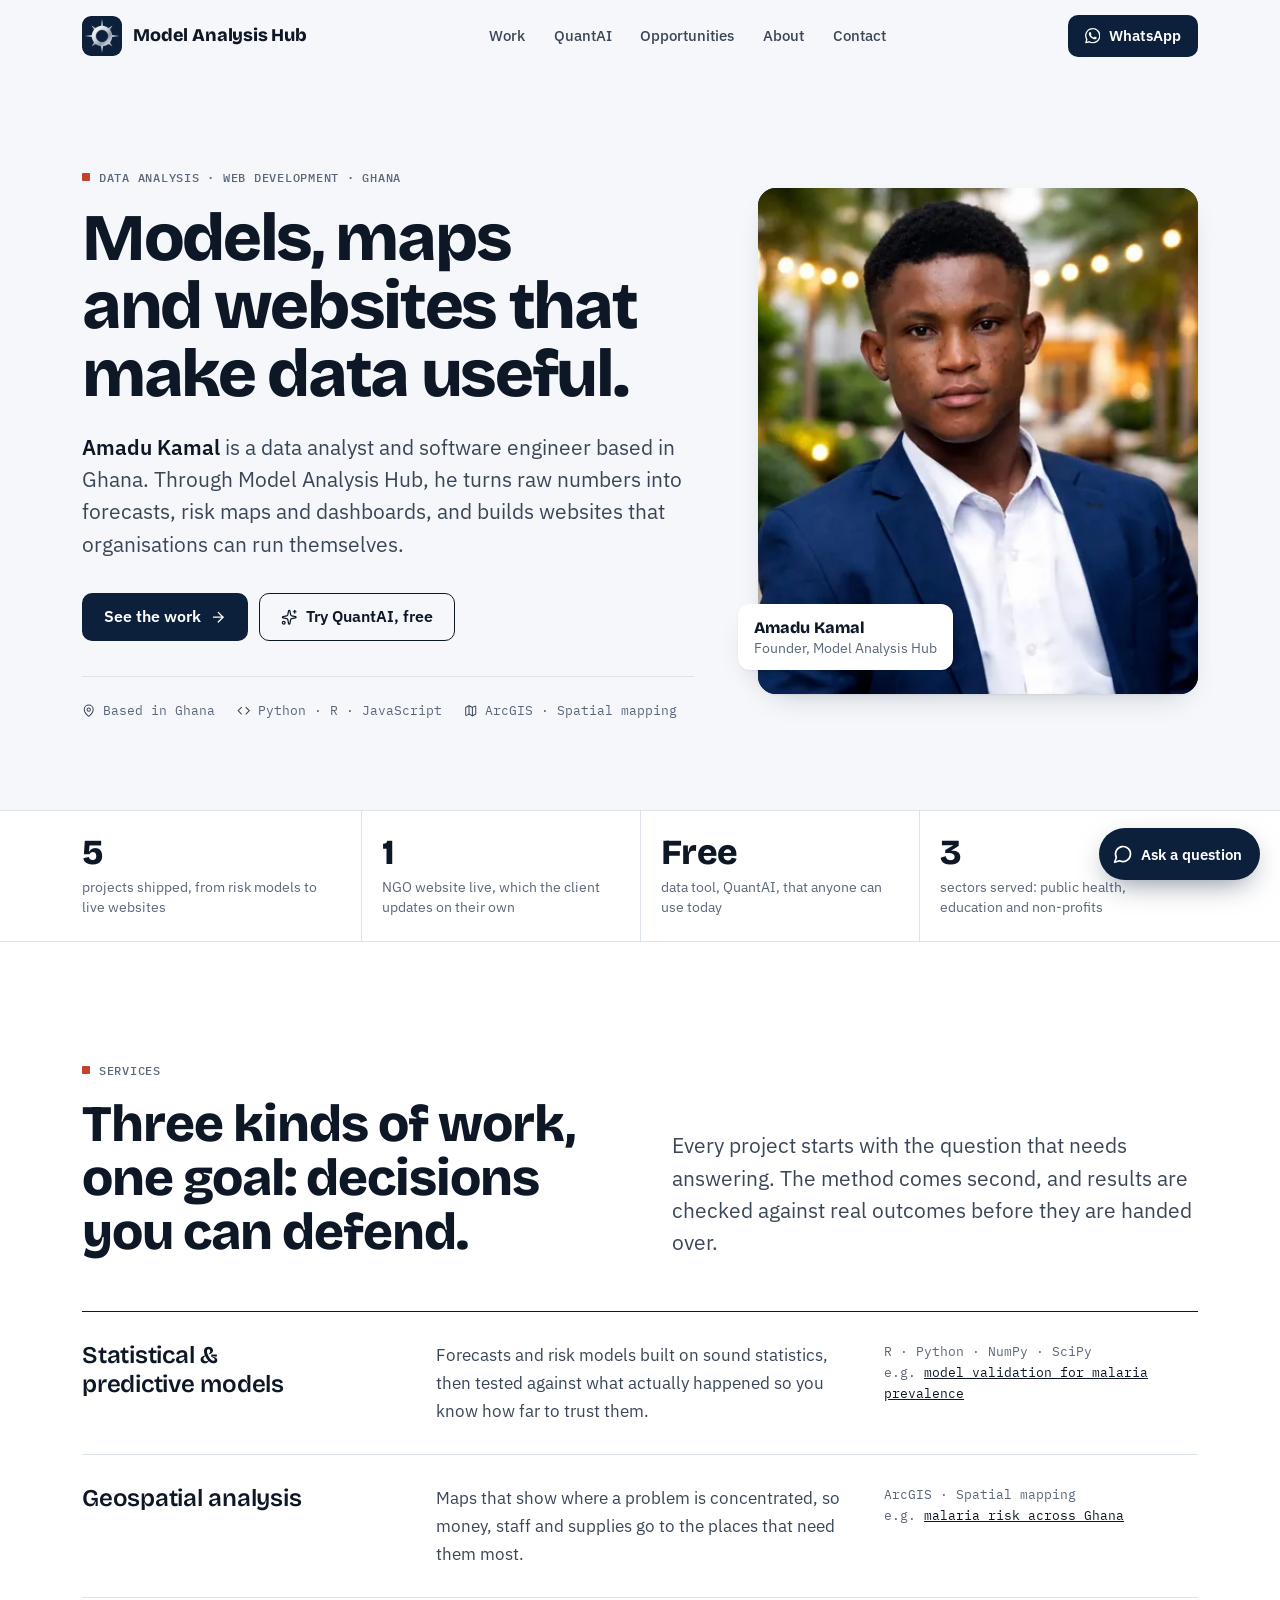
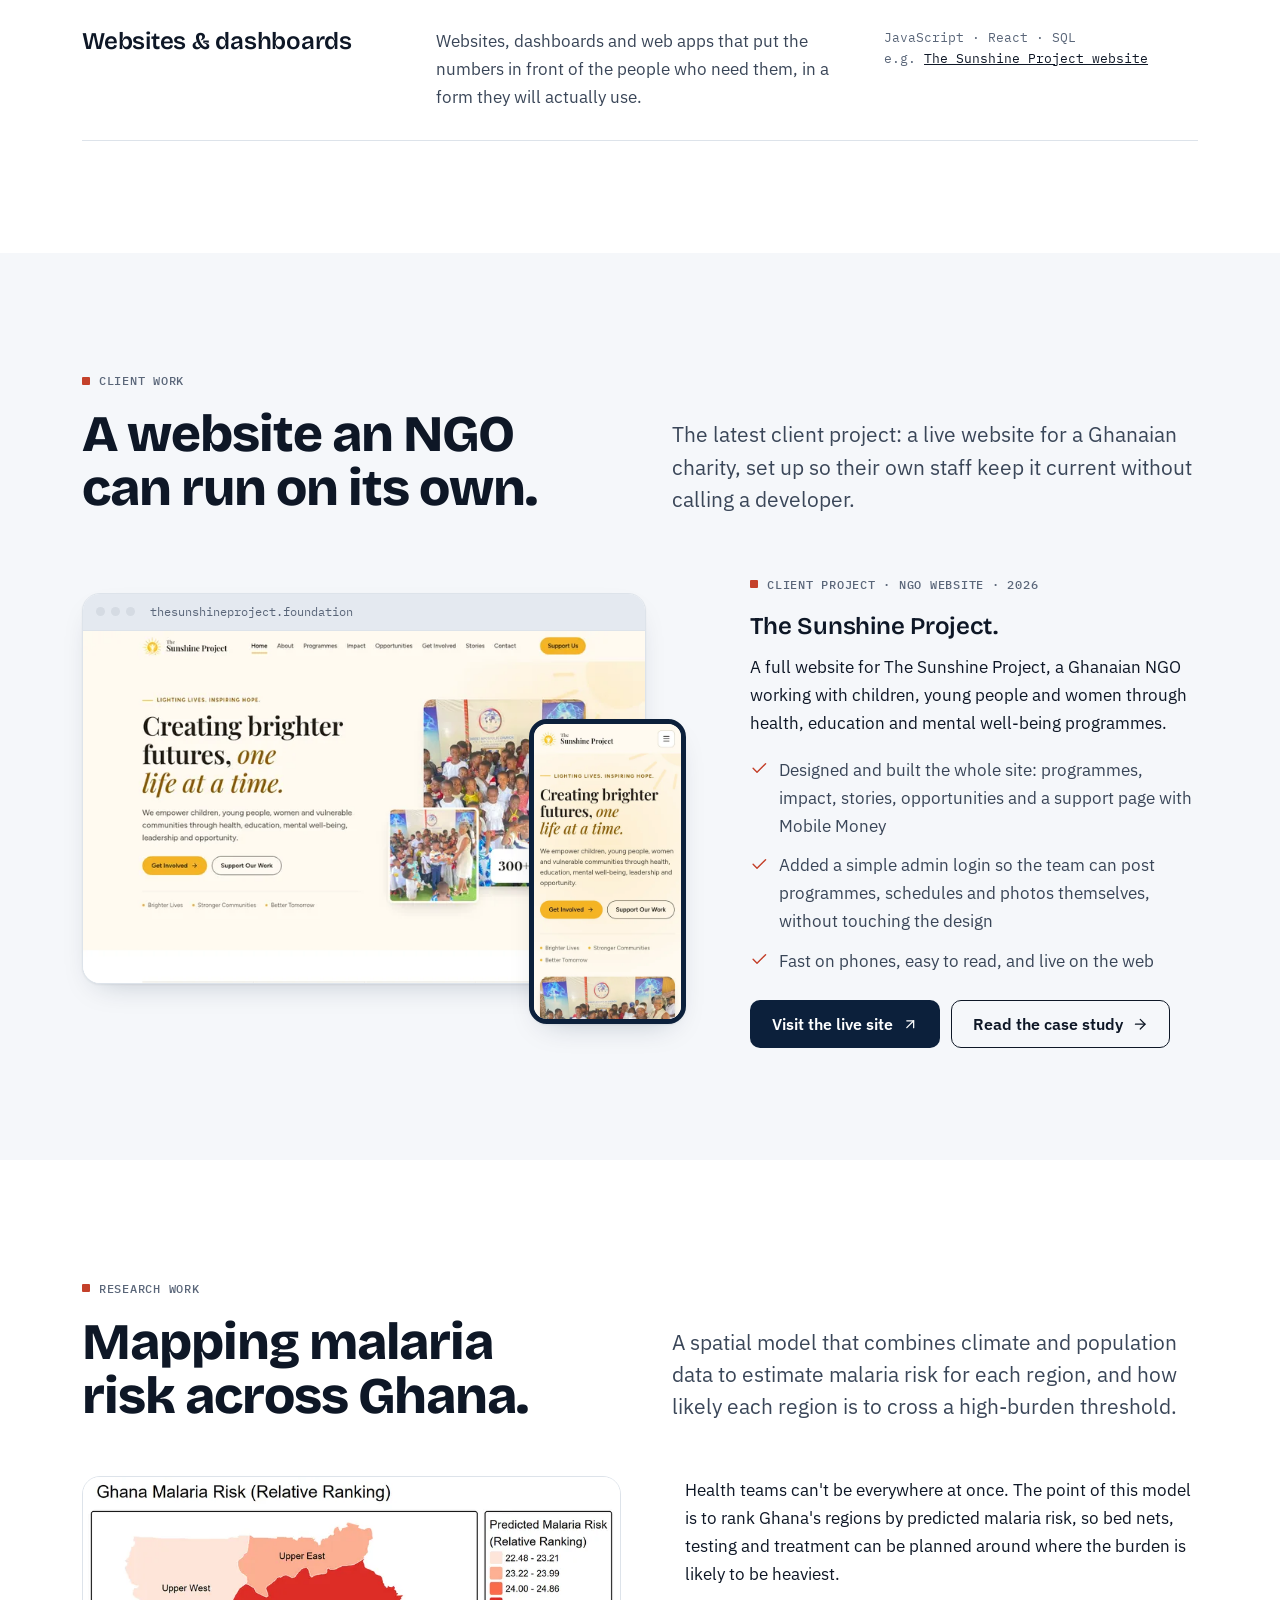
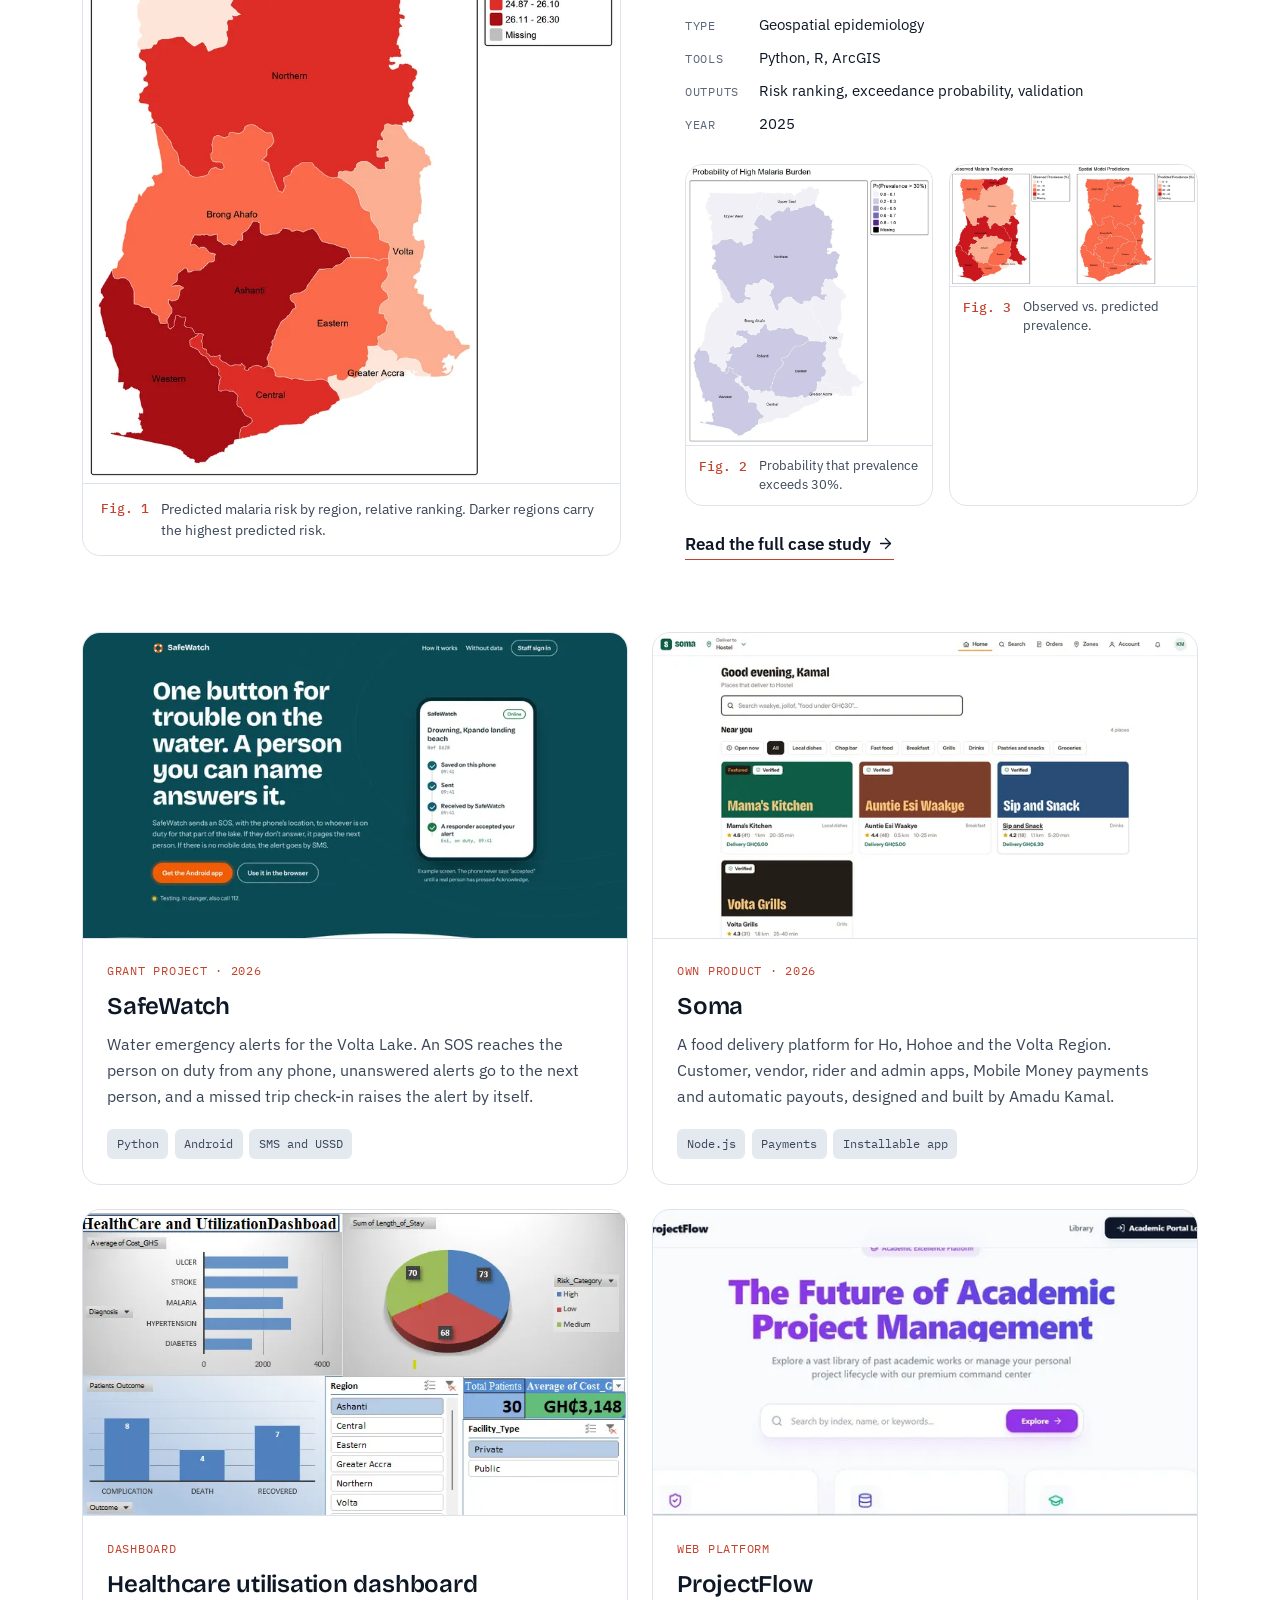
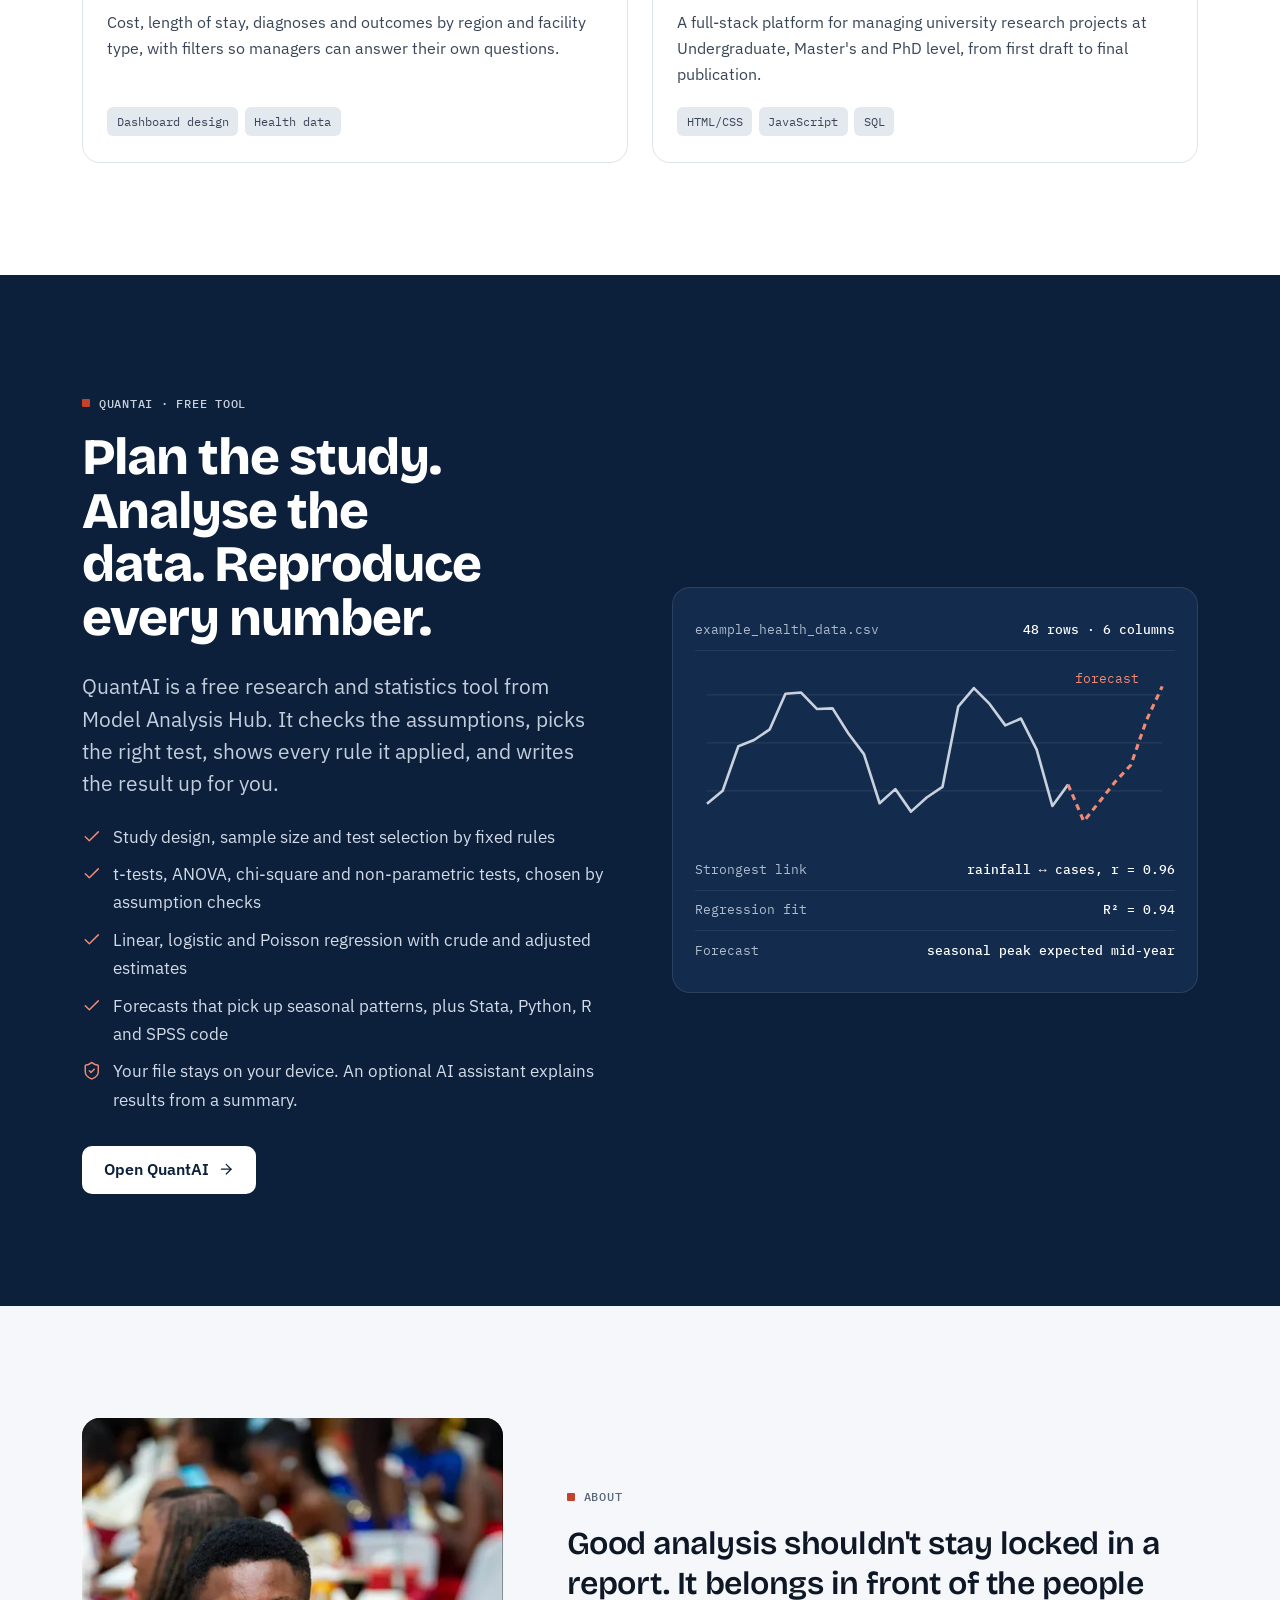
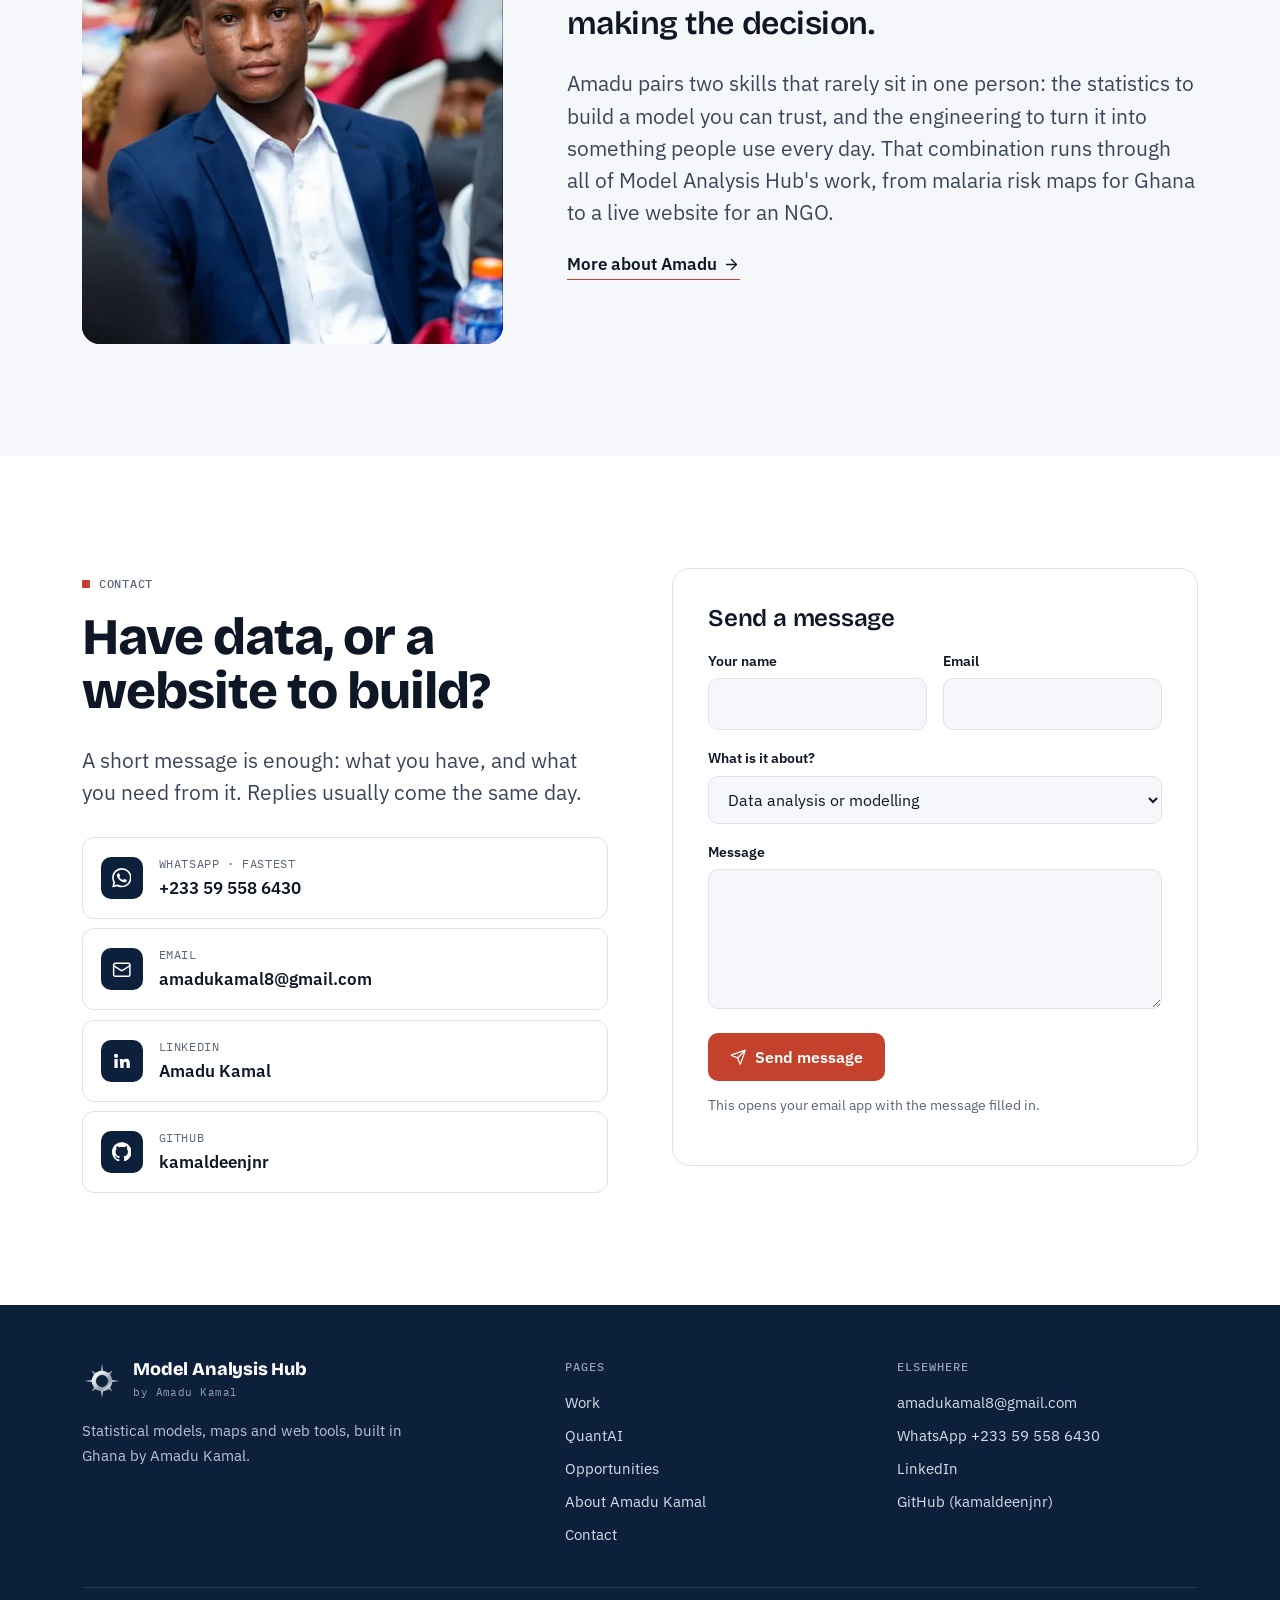
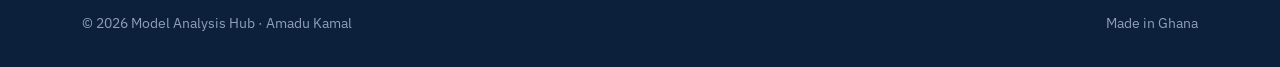
<file: index.html>
<!doctype html>
<html lang="en" class="no-js">
<head>
<meta charset="utf-8">
<meta name="viewport" content="width=device-width, initial-scale=1">
<title>Model Analysis Hub</title>
<meta name="description" content="Amadu Kamal is a Ghanaian data analyst and software engineer. Through Model Analysis Hub he builds websites, statistical models, malaria risk maps and dashboards. Try QuantAI, his free data tool.">
<meta name="author" content="Amadu Kamal">
<meta name="google-site-verification" content="Pt5oXq1ZHAFa3sKu0Z5aOgnvR7AyB0WggZqfOcq45DY">
<link rel="canonical" href="https://modelanalysishub.com/">
<meta name="theme-color" content="#0C203B">
<meta property="og:type" content="website">
<meta property="og:site_name" content="Model Analysis Hub">
<meta property="og:title" content="Model Analysis Hub">
<meta property="og:description" content="Amadu Kamal is a Ghanaian data analyst and software engineer. Through Model Analysis Hub he builds websites, statistical models, malaria risk maps and dashboards. Try QuantAI, his free data tool.">
<meta property="og:url" content="https://modelanalysishub.com/">
<meta property="og:image" content="https://modelanalysishub.com/assets/img/og-amadu-kamal.jpg">
<meta property="og:image:width" content="1200">
<meta property="og:image:height" content="630">
<meta property="og:image:alt" content="Amadu Kamal, founder of Model Analysis Hub">
<meta property="og:locale" content="en_GB">
<meta name="twitter:card" content="summary_large_image">
<meta name="twitter:title" content="Model Analysis Hub">
<meta name="twitter:description" content="Amadu Kamal is a Ghanaian data analyst and software engineer. Through Model Analysis Hub he builds websites, statistical models, malaria risk maps and dashboards. Try QuantAI, his free data tool.">
<meta name="twitter:image" content="https://modelanalysishub.com/assets/img/og-amadu-kamal.jpg">
<link rel="icon" href="/favicon.ico" sizes="48x48">
<link rel="icon" href="/assets/img/icon.svg" type="image/svg+xml">
<link rel="icon" href="/assets/img/favicon-96.png" type="image/png" sizes="96x96">
<link rel="icon" href="/assets/img/favicon-192.png" type="image/png" sizes="192x192">
<link rel="apple-touch-icon" href="/assets/img/apple-touch-icon.png">
<link rel="manifest" href="/site.webmanifest">
<link rel="preload" href="assets/fonts/bricolage-grotesque-latin-800-normal.woff2" as="font" type="font/woff2" crossorigin>
<link rel="preload" href="assets/fonts/bricolage-grotesque-latin-600-normal.woff2" as="font" type="font/woff2" crossorigin>
<link rel="preload" href="assets/fonts/ibm-plex-sans-latin-400-normal.woff2" as="font" type="font/woff2" crossorigin>
<link rel="preload" href="assets/fonts/ibm-plex-mono-latin-500-normal.woff2" as="font" type="font/woff2" crossorigin>
<link rel="stylesheet" href="assets/css/site.css">
<script type="application/ld+json">{"@context": "https://schema.org", "@graph": [{"@type": "WebSite", "@id": "https://modelanalysishub.com/#website", "url": "https://modelanalysishub.com/", "name": "Model Analysis Hub", "alternateName": "modelanalysishub.com", "publisher": {"@id": "https://modelanalysishub.com/#org"}, "inLanguage": "en"}, {"@type": "Organization", "@id": "https://modelanalysishub.com/#org", "name": "Model Analysis Hub", "url": "https://modelanalysishub.com/", "logo": "https://modelanalysishub.com/assets/img/favicon-512.png", "founder": {"@id": "https://modelanalysishub.com/#amadu-kamal"}, "email": "amadukamal8@gmail.com", "areaServed": "Worldwide", "address": {"@type": "PostalAddress", "addressCountry": "GH"}, "sameAs": ["https://github.com/kamaldeenjnr", "https://www.linkedin.com/in/amadu-kamal-65ab5326a"], "description": "Data analytics and software studio founded by Amadu Kamal: statistical and geospatial models, dashboards and web platforms."}, {"@type": "Person", "@id": "https://modelanalysishub.com/#amadu-kamal", "name": "Amadu Kamal", "alternateName": ["Amadu Kamal Jnr", "Kamal Amadu", "kamaldeenjnr"], "jobTitle": "Data Analyst and Software Engineer", "description": "Amadu Kamal is a Ghanaian data analyst and software engineer with a Bachelor of Public Health (Health Information) from the University of Health and Allied Sciences, and the founder of Model Analysis Hub. He builds statistical and geospatial models, dashboards and web platforms, and created QuantAI.", "image": "https://modelanalysishub.com/assets/img/amadu-kamal.jpg", "url": "https://modelanalysishub.com/founder", "email": "mailto:amadukamal8@gmail.com", "telephone": "+233595586430", "nationality": {"@type": "Country", "name": "Ghana"}, "homeLocation": {"@type": "Country", "name": "Ghana"}, "worksFor": {"@id": "https://modelanalysishub.com/#org"}, "alumniOf": {"@type": "CollegeOrUniversity", "name": "University of Health and Allied Sciences", "url": "https://www.uhas.edu.gh/"}, "memberOf": {"@type": "OrganizationRole", "roleName": "Head of Technology and Digital Innovation", "memberOf": {"@type": "NGO", "@id": "https://www.thesunshineproject.foundation/#org", "name": "The Sunshine Project", "url": "https://www.thesunshineproject.foundation/"}}, "knowsAbout": ["Public health", "Health information systems", "DHIS2", "Stata", "Website design", "Web development", "Data analysis", "Statistical modelling", "Predictive modelling", "Geospatial analysis", "Malaria risk mapping", "Python", "R", "ArcGIS", "JavaScript", "React", "SQL", "Dashboards", "Web development"], "sameAs": ["https://www.linkedin.com/in/amadu-kamal-65ab5326a", "https://github.com/kamaldeenjnr"]}, {"@type": "WebPage", "@id": "https://modelanalysishub.com/#webpage", "url": "https://modelanalysishub.com/", "name": "Model Analysis Hub", "isPartOf": {"@id": "https://modelanalysishub.com/#website"}, "about": {"@id": "https://modelanalysishub.com/#amadu-kamal"}, "primaryImageOfPage": "https://modelanalysishub.com/assets/img/amadu-kamal.jpg"}]}</script>
</head>
<body>
<svg xmlns="http://www.w3.org/2000/svg" style="display:none" aria-hidden="true"><symbol id="i-arrow-right" viewBox="0 0 24 24"><path d="M5 12h14" /> <path d="m12 5 7 7-7 7" /></symbol><symbol id="i-arrow-up-right" viewBox="0 0 24 24"><path d="M7 7h10v10" /> <path d="M7 17 17 7" /></symbol><symbol id="i-b-github" viewBox="0 0 24 24"><path d="M12 .297c-6.63 0-12 5.373-12 12 0 5.303 3.438 9.8 8.205 11.385.6.113.82-.258.82-.577 0-.285-.01-1.04-.015-2.04-3.338.724-4.042-1.61-4.042-1.61C4.422 18.07 3.633 17.7 3.633 17.7c-1.087-.744.084-.729.084-.729 1.205.084 1.838 1.236 1.838 1.236 1.07 1.835 2.809 1.305 3.495.998.108-.776.417-1.305.76-1.605-2.665-.3-5.466-1.332-5.466-5.93 0-1.31.465-2.38 1.235-3.22-.135-.303-.54-1.523.105-3.176 0 0 1.005-.322 3.3 1.23.96-.267 1.98-.399 3-.405 1.02.006 2.04.138 3 .405 2.28-1.552 3.285-1.23 3.285-1.23.645 1.653.24 2.873.12 3.176.765.84 1.23 1.91 1.23 3.22 0 4.61-2.805 5.625-5.475 5.92.42.36.81 1.096.81 2.22 0 1.606-.015 2.896-.015 3.286 0 .315.21.69.825.57C20.565 22.092 24 17.592 24 12.297c0-6.627-5.373-12-12-12"/></symbol><symbol id="i-b-linkedin" viewBox="0 0 24 24"><path d="M4.98 3.5a2.5 2.5 0 1 1 0 5 2.5 2.5 0 0 1 0-5zM3 9.75h4v11H3zM9.5 9.75h3.8v1.6h.06c.53-.95 1.83-1.95 3.77-1.95 4.03 0 4.77 2.55 4.77 5.87v5.48h-4v-4.86c0-1.16-.02-2.65-1.66-2.65-1.66 0-1.92 1.26-1.92 2.57v4.94h-4z"/></symbol><symbol id="i-b-whatsapp" viewBox="0 0 24 24"><path d="M17.472 14.382c-.297-.149-1.758-.867-2.03-.967-.273-.099-.471-.148-.67.15-.197.297-.767.966-.94 1.164-.173.199-.347.223-.644.075-.297-.15-1.255-.463-2.39-1.475-.883-.788-1.48-1.761-1.653-2.059-.173-.297-.018-.458.13-.606.134-.133.298-.347.446-.52.149-.174.198-.298.298-.497.099-.198.05-.371-.025-.52-.075-.149-.669-1.612-.916-2.207-.242-.579-.487-.5-.669-.51-.173-.008-.371-.01-.57-.01-.198 0-.52.074-.792.372-.272.297-1.04 1.016-1.04 2.479 0 1.462 1.065 2.875 1.213 3.074.149.198 2.096 3.2 5.077 4.487.709.306 1.262.489 1.694.625.712.227 1.36.195 1.871.118.571-.085 1.758-.719 2.006-1.413.248-.694.248-1.289.173-1.413-.074-.124-.272-.198-.57-.347m-5.421 7.403h-.004a9.87 9.87 0 01-5.031-1.378l-.361-.214-3.741.982.998-3.648-.235-.374a9.86 9.86 0 01-1.51-5.26c.001-5.45 4.436-9.884 9.888-9.884 2.64 0 5.122 1.03 6.988 2.898a9.825 9.825 0 012.893 6.994c-.003 5.45-4.437 9.884-9.885 9.884m8.413-18.297A11.815 11.815 0 0012.05 0C5.495 0 .16 5.335.157 11.892c0 2.096.547 4.142 1.588 5.945L.057 24l6.305-1.654a11.882 11.882 0 005.683 1.448h.005c6.554 0 11.89-5.335 11.893-11.893a11.821 11.821 0 00-3.48-8.413Z"/></symbol><symbol id="i-calendar" viewBox="0 0 24 24"><path d="M8 2v3" /> <path d="M16 2v3" /> <rect x="3" y="3" width="18" height="18" rx="2" /> <path d="M3 9h18" /></symbol><symbol id="i-chart-line" viewBox="0 0 24 24"><path d="M3 3v16a2 2 0 0 0 2 2h16" /> <path d="m19 9-5 5-4-4-3 3" /></symbol><symbol id="i-chart-scatter" viewBox="0 0 24 24"><circle cx="7.5" cy="7.5" r=".5" fill="currentColor" /> <circle cx="18.5" cy="5.5" r=".5" fill="currentColor" /> <circle cx="11.5" cy="11.5" r=".5" fill="currentColor" /> <circle cx="7.5" cy="16.5" r=".5" fill="currentColor" /> <circle cx="17.5" cy="14.5" r=".5" fill="currentColor" /> <path d="M3 3v16a2 2 0 0 0 2 2h16" /></symbol><symbol id="i-check" viewBox="0 0 24 24"><path d="M20 6 9 17l-5-5" /></symbol><symbol id="i-chevron-down" viewBox="0 0 24 24"><path d="m6 9 6 6 6-6" /></symbol><symbol id="i-code" viewBox="0 0 24 24"><path d="m16 18 6-6-6-6" /> <path d="m8 6-6 6 6 6" /></symbol><symbol id="i-copy" viewBox="0 0 24 24"><rect width="14" height="14" x="8" y="8" rx="2" ry="2" /> <path d="M4 16c-1.1 0-2-.9-2-2V4c0-1.1.9-2 2-2h10c1.1 0 2 .9 2 2" /></symbol><symbol id="i-database" viewBox="0 0 24 24"><ellipse cx="12" cy="5" rx="9" ry="3" /> <path d="M3 5V19A9 3 0 0 0 21 19V5" /> <path d="M3 12A9 3 0 0 0 21 12" /></symbol><symbol id="i-download" viewBox="0 0 24 24"><path d="M12 15V3" /> <path d="M21 15v4a2 2 0 0 1-2 2H5a2 2 0 0 1-2-2v-4" /> <path d="m7 10 5 5 5-5" /></symbol><symbol id="i-file-spreadsheet" viewBox="0 0 24 24"><path d="M6 22a2 2 0 0 1-2-2V4a2 2 0 0 1 2-2h8a2.4 2.4 0 0 1 1.704.706l3.588 3.588A2.4 2.4 0 0 1 20 8v12a2 2 0 0 1-2 2z" /> <path d="M14 2v5a1 1 0 0 0 1 1h5" /> <path d="M8 13h2" /> <path d="M14 13h2" /> <path d="M8 17h2" /> <path d="M14 17h2" /></symbol><symbol id="i-flask-conical" viewBox="0 0 24 24"><path d="M14 2v6a2 2 0 0 0 .245.96l5.51 10.08A2 2 0 0 1 18 22H6a2 2 0 0 1-1.755-2.96l5.51-10.08A2 2 0 0 0 10 8V2" /> <path d="M6.453 15h11.094" /> <path d="M8.5 2h7" /></symbol><symbol id="i-globe" viewBox="0 0 24 24"><circle cx="12" cy="12" r="10" /> <path d="M12 2a14.5 14.5 0 0 0 0 20 14.5 14.5 0 0 0 0-20" /> <path d="M2 12h20" /></symbol><symbol id="i-grid-3x3" viewBox="0 0 24 24"><rect width="18" height="18" x="3" y="3" rx="2" /> <path d="M3 9h18" /> <path d="M3 15h18" /> <path d="M9 3v18" /> <path d="M15 3v18" /></symbol><symbol id="i-info" viewBox="0 0 24 24"><circle cx="12" cy="12" r="10" /> <path d="M12 16v-4" /> <path d="M12 8h.01" /></symbol><symbol id="i-layers" viewBox="0 0 24 24"><path d="M12.83 2.18a2 2 0 0 0-1.66 0L2.6 6.08a1 1 0 0 0 0 1.83l8.58 3.91a2 2 0 0 0 1.66 0l8.58-3.9a1 1 0 0 0 0-1.83z" /> <path d="M2 12a1 1 0 0 0 .58.91l8.6 3.91a2 2 0 0 0 1.65 0l8.58-3.9A1 1 0 0 0 22 12" /> <path d="M2 17a1 1 0 0 0 .58.91l8.6 3.91a2 2 0 0 0 1.65 0l8.58-3.9A1 1 0 0 0 22 17" /></symbol><symbol id="i-lightbulb" viewBox="0 0 24 24"><path d="M15 14c.2-1 .7-1.7 1.5-2.5 1-.9 1.5-2.2 1.5-3.5A6 6 0 0 0 6 8c0 1 .2 2.2 1.5 3.5.7.7 1.3 1.5 1.5 2.5" /> <path d="M9 18h6" /> <path d="M10 22h4" /></symbol><symbol id="i-mail" viewBox="0 0 24 24"><path d="m22 7-8.991 5.727a2 2 0 0 1-2.009 0L2 7" /> <rect x="2" y="4" width="20" height="16" rx="2" /></symbol><symbol id="i-map" viewBox="0 0 24 24"><path d="M14.106 5.553a2 2 0 0 0 1.788 0l3.659-1.83A1 1 0 0 1 21 4.619v12.764a1 1 0 0 1-.553.894l-4.553 2.277a2 2 0 0 1-1.788 0l-4.212-2.106a2 2 0 0 0-1.788 0l-3.659 1.83A1 1 0 0 1 3 19.381V6.618a1 1 0 0 1 .553-.894l4.553-2.277a2 2 0 0 1 1.788 0z" /> <path d="M15 5.764v15" /> <path d="M9 3.236v15" /></symbol><symbol id="i-map-pin" viewBox="0 0 24 24"><path d="M20 10c0 4.993-5.539 10.193-7.399 11.799a1 1 0 0 1-1.202 0C9.539 20.193 4 14.993 4 10a8 8 0 0 1 16 0" /> <circle cx="12" cy="10" r="3" /></symbol><symbol id="i-menu" viewBox="0 0 24 24"><path d="M4 5h16" /> <path d="M4 12h16" /> <path d="M4 19h16" /></symbol><symbol id="i-message-circle" viewBox="0 0 24 24"><path d="M2.992 16.342a2 2 0 0 1 .094 1.167l-1.065 3.29a1 1 0 0 0 1.236 1.168l3.413-.998a2 2 0 0 1 1.099.092 10 10 0 1 0-4.777-4.719" /></symbol><symbol id="i-printer" viewBox="0 0 24 24"><path d="M6 18H4a2 2 0 0 1-2-2v-5a2 2 0 0 1 2-2h16a2 2 0 0 1 2 2v5a2 2 0 0 1-2 2h-2" /> <path d="M6 9V3a1 1 0 0 1 1-1h10a1 1 0 0 1 1 1v6" /> <rect x="6" y="14" width="12" height="8" rx="1" /></symbol><symbol id="i-refresh-cw" viewBox="0 0 24 24"><path d="M3 12a9 9 0 0 1 9-9 9.75 9.75 0 0 1 6.74 2.74L21 8" /> <path d="M21 3v5h-5" /> <path d="M21 12a9 9 0 0 1-9 9 9.75 9.75 0 0 1-6.74-2.74L3 16" /> <path d="M8 16H3v5" /></symbol><symbol id="i-send" viewBox="0 0 24 24"><path d="M14.536 21.686a.5.5 0 0 0 .937-.024l6.5-19a.496.496 0 0 0-.635-.635l-19 6.5a.5.5 0 0 0-.024.937l7.93 3.18a2 2 0 0 1 1.112 1.11z" /> <path d="m21.854 2.147-10.94 10.939" /></symbol><symbol id="i-shield-check" viewBox="0 0 24 24"><path d="M20 13c0 5-3.5 7.5-7.66 8.95a1 1 0 0 1-.67-.01C7.5 20.5 4 18 4 13V6a1 1 0 0 1 1-1c2 0 4.5-1.2 6.24-2.72a1.17 1.17 0 0 1 1.52 0C14.51 3.81 17 5 19 5a1 1 0 0 1 1 1z" /> <path d="m9 12 2 2 4-4" /></symbol><symbol id="i-sigma" viewBox="0 0 24 24"><path d="M18 7V5a1 1 0 0 0-1-1H6.5a.5.5 0 0 0-.4.8l4.5 6a2 2 0 0 1 0 2.4l-4.5 6a.5.5 0 0 0 .4.8H17a1 1 0 0 0 1-1v-2" /></symbol><symbol id="i-sparkles" viewBox="0 0 24 24"><path d="M11.017 2.814a1 1 0 0 1 1.966 0l1.051 5.558a2 2 0 0 0 1.594 1.594l5.558 1.051a1 1 0 0 1 0 1.966l-5.558 1.051a2 2 0 0 0-1.594 1.594l-1.051 5.558a1 1 0 0 1-1.966 0l-1.051-5.558a2 2 0 0 0-1.594-1.594l-5.558-1.051a1 1 0 0 1 0-1.966l5.558-1.051a2 2 0 0 0 1.594-1.594z" /> <path d="M20 2v4" /> <path d="M22 4h-4" /> <circle cx="4" cy="20" r="2" /></symbol><symbol id="i-table" viewBox="0 0 24 24"><path d="M12 3v18" /> <rect width="18" height="18" x="3" y="3" rx="2" /> <path d="M3 9h18" /> <path d="M3 15h18" /></symbol><symbol id="i-trending-up" viewBox="0 0 24 24"><path d="M16 7h6v6" /> <path d="m22 7-8.5 8.5-5-5L2 17" /></symbol><symbol id="i-triangle-alert" viewBox="0 0 24 24"><path d="m21.73 18-8-14a2 2 0 0 0-3.48 0l-8 14A2 2 0 0 0 4 21h16a2 2 0 0 0 1.73-3" /> <path d="M12 9v4" /> <path d="M12 17h.01" /></symbol><symbol id="i-upload" viewBox="0 0 24 24"><path d="M12 3v12" /> <path d="m17 8-5-5-5 5" /> <path d="M21 15v4a2 2 0 0 1-2 2H5a2 2 0 0 1-2-2v-4" /></symbol><symbol id="i-user-round" viewBox="0 0 24 24"><circle cx="12" cy="8" r="5" /> <path d="M20 21a8 8 0 0 0-16 0" /></symbol><symbol id="i-x" viewBox="0 0 24 24"><path d="M18 6 6 18" /> <path d="m6 6 12 12" /></symbol></svg>
<a class="skip" href="#main">Skip to content</a>
<header class="site-header">
  <div class="wrap head-in">
    <a class="brand" href="/" aria-label="Model Analysis Hub, home">
      <img src="assets/img/logo-mark.webp" alt="" width="40" height="40">
      <span><b>Model Analysis Hub</b></span>
    </a>
    <nav class="nav" id="nav" aria-label="Main"><ul><li><a href="/projects">Work</a></li><li><a href="/ai">QuantAI</a></li><li><a href="/opportunities">Opportunities</a></li><li><a href="/founder">About</a></li><li><a href="/#contact">Contact</a></li></ul></nav>
    <div class="head-cta">
      <a class="btn btn-navy" href="https://wa.me/233595586430" target="_blank" rel="noopener"><svg class="icon solid" aria-hidden="true"><use href="#i-b-whatsapp"/></svg>WhatsApp</a>
      <button class="menu-btn" type="button" aria-controls="nav" aria-expanded="false" aria-label="Open menu"><svg class="icon i-open" aria-hidden="true"><use href="#i-menu"/></svg><svg class="icon i-close" aria-hidden="true"><use href="#i-x"/></svg></button>
    </div>
  </div>
</header>
<main id="main">

<section class="hero">
  <div class="wrap hero-grid">
    <div>
      <p class="label">Data analysis · Web development · Ghana</p>
      <h1 class="statement">Models, maps and websites that make data useful.</h1>
      <p class="lead"><b>Amadu Kamal</b> is a data analyst and software engineer based in Ghana. Through Model Analysis Hub, he turns raw numbers into forecasts, risk maps and dashboards, and builds websites that organisations can run themselves.</p>
      <div class="btn-row">
        <a class="btn btn-navy" href="/projects">See the work <svg class="icon go" aria-hidden="true"><use href="#i-arrow-right"/></svg></a>
        <a class="btn btn-line" href="/ai"><svg class="icon" aria-hidden="true"><use href="#i-sparkles"/></svg>Try QuantAI, free</a>
      </div>
      <div class="facts"><span><svg class="icon" aria-hidden="true"><use href="#i-map-pin"/></svg>Based in Ghana</span><span><svg class="icon" aria-hidden="true"><use href="#i-code"/></svg>Python · R · JavaScript</span><span><svg class="icon" aria-hidden="true"><use href="#i-map"/></svg>ArcGIS · Spatial mapping</span></div>
    </div>
    <div class="hero-photo">
      <figure><picture><source type="image/webp" srcset="assets/img/amadu-kamal-480.webp 480w, assets/img/amadu-kamal.webp 900w" sizes="(max-width: 900px) 90vw, 420px"><img src="assets/img/amadu-kamal.jpg" alt="Amadu Kamal, data analyst and founder of Model Analysis Hub" width="900" height="900" fetchpriority="high" decoding="async"></picture></figure>
      <p class="tag"><b>Amadu Kamal</b><span>Founder, Model Analysis Hub</span></p>
    </div>
  </div>
</section>

<section class="proof" aria-label="At a glance">
  <div class="wrap">
    <ul>
      <li><b>5</b><span>projects shipped, from risk models to live websites</span></li>
      <li><b>1</b><span>NGO website live, which the client updates on their own</span></li>
      <li><b>Free</b><span>data tool, QuantAI, that anyone can use today</span></li>
      <li><b>3</b><span>sectors served: public health, education and non-profits</span></li>
    </ul>
  </div>
</section>

<section class="section on-white">
  <div class="wrap">
    <div class="split-head">
      <div class="rv"><p class="label">Services</p><h2>Three kinds of work, one goal: decisions you can defend.</h2></div>
      <p class="lead rv">Every project starts with the question that needs answering. The method comes second, and results are checked against real outcomes before they are handed over.</p>
    </div>
    <div class="services">
      <div class="service rv"><h3>Statistical &amp; predictive models</h3><p>Forecasts and risk models built on sound statistics, then tested against what actually happened so you know how far to trust them.</p><p class="uses">R · Python · NumPy · SciPy<br>e.g. <a href="/projects#model-validation">model validation for malaria prevalence</a></p></div>
      <div class="service rv"><h3>Geospatial analysis</h3><p>Maps that show where a problem is concentrated, so money, staff and supplies go to the places that need them most.</p><p class="uses">ArcGIS · Spatial mapping<br>e.g. <a href="/projects#malaria-risk">malaria risk across Ghana</a></p></div>
      <div class="service rv"><h3>Websites &amp; dashboards</h3><p>Websites, dashboards and web apps that put the numbers in front of the people who need them, in a form they will actually use.</p><p class="uses">JavaScript · React · SQL<br>e.g. <a href="/projects#sunshine-project">The Sunshine Project website</a></p></div>
    </div>
  </div>
</section>


<section class="section" id="client-work">
  <div class="wrap">
    <div class="split-head">
      <div class="rv"><p class="label">Client work</p><h2>A website an NGO can run on its own.</h2></div>
      <p class="lead rv">The latest client project: a live website for a Ghanaian charity, set up so their own staff keep it current without calling a developer.</p>
    </div>
    <div class="client">
      <div class="devices rv">
        <div class="desk"><div class="bar"><i></i><i></i><i></i><span>thesunshineproject.foundation</span></div><picture><source type="image/webp" srcset="assets/img/sunshine-project-home-720.webp 720w, assets/img/sunshine-project-home.webp 1440w" sizes="(max-width: 900px) 100vw, 640px"><img src="assets/img/sunshine-project-home.jpg" alt="Homepage of The Sunshine Project website: Creating brighter futures, one life at a time, with photos of children at an outreach event" width="1440" height="900" loading="lazy" decoding="async"></picture></div>
        <div class="phone"><picture><source type="image/webp" srcset="assets/img/sunshine-project-mobile.webp" sizes="160px"><img src="assets/img/sunshine-project-mobile.jpg" alt="The Sunshine Project website on a phone" width="390" height="780" loading="lazy" decoding="async"></picture></div>
      </div>
      <div class="rv">
        <p class="label">Client project · NGO website · 2026</p>
        <h3>The Sunshine Project.</h3>
        <p>A full website for The Sunshine Project, a Ghanaian NGO working with children, young people and women through health, education and mental well-being programmes.</p>
        <ul class="delivered">
          <li><svg class="icon" aria-hidden="true"><use href="#i-check"/></svg><span>Designed and built the whole site: programmes, impact, stories, opportunities and a support page with Mobile Money</span></li>
          <li><svg class="icon" aria-hidden="true"><use href="#i-check"/></svg><span>Added a simple admin login so the team can post programmes, schedules and photos themselves, without touching the design</span></li>
          <li><svg class="icon" aria-hidden="true"><use href="#i-check"/></svg><span>Fast on phones, easy to read, and live on the web</span></li>
        </ul>
        <div class="btn-row">
          <a class="btn btn-navy" href="https://www.thesunshineproject.foundation" target="_blank" rel="noopener">Visit the live site <svg class="icon go" aria-hidden="true"><use href="#i-arrow-up-right"/></svg></a>
          <a class="btn btn-line" href="/projects#sunshine-project">Read the case study <svg class="icon go" aria-hidden="true"><use href="#i-arrow-right"/></svg></a>
        </div>
      </div>
    </div>
  </div>
</section>

<section class="section on-white">
  <div class="wrap">
    <div class="split-head">
      <div class="rv"><p class="label">Research work</p><h2>Mapping malaria risk across Ghana.</h2></div>
      <p class="lead rv">A spatial model that combines climate and population data to estimate malaria risk for each region, and how likely each region is to cross a high-burden threshold.</p>
    </div>
    <div class="case">
      <figure class="fig fig-main rv"><picture><source type="image/webp" srcset="assets/img/ghana-malaria-risk-map-800.webp 800w, assets/img/ghana-malaria-risk-map.webp 1600w" sizes="(max-width: 900px) 100vw, 560px"><img src="assets/img/ghana-malaria-risk-map.jpg" alt="Map of Ghana showing predicted malaria risk by region, with the highest risk in the Ashanti and Western regions" width="1600" height="1807" loading="lazy" decoding="async"></picture><figcaption><b>Fig. 1</b>Predicted malaria risk by region, relative ranking. Darker regions carry the highest predicted risk.</figcaption></figure>
      <div class="rv">
        <p>Health teams can't be everywhere at once. The point of this model is to rank Ghana's regions by predicted malaria risk, so bed nets, testing and treatment can be planned around where the burden is likely to be heaviest.</p>
        <dl><dt>Type</dt><dd>Geospatial epidemiology</dd><dt>Tools</dt><dd>Python, R, ArcGIS</dd><dt>Outputs</dt><dd>Risk ranking, exceedance probability, validation</dd><dt>Year</dt><dd>2025</dd></dl>
        <div class="fig-strip">
          <figure class="fig"><picture><source type="image/webp" srcset="assets/img/ghana-malaria-exceedance-probability-800.webp 800w, assets/img/ghana-malaria-exceedance-probability.webp 1600w" sizes="(max-width: 900px) 50vw, 260px"><img src="assets/img/ghana-malaria-exceedance-probability.jpg" alt="Map of the probability that malaria prevalence exceeds 30 percent in each region of Ghana" width="1600" height="1814" loading="lazy" decoding="async"></picture><figcaption><b>Fig. 2</b>Probability that prevalence exceeds 30%.</figcaption></figure>
          <figure class="fig"><picture><source type="image/webp" srcset="assets/img/ghana-malaria-observed-vs-predicted-800.webp 800w, assets/img/ghana-malaria-observed-vs-predicted.webp 1600w" sizes="(max-width: 900px) 50vw, 260px"><img src="assets/img/ghana-malaria-observed-vs-predicted.jpg" alt="Side-by-side maps comparing observed and predicted malaria prevalence in Ghana" width="1600" height="783" loading="lazy" decoding="async"></picture><figcaption><b>Fig. 3</b>Observed vs. predicted prevalence.</figcaption></figure>
        </div>
        <p style="margin-top:1.5rem"><a class="link" href="/projects#malaria-risk">Read the full case study <svg class="icon" aria-hidden="true"><use href="#i-arrow-right"/></svg></a></p>
      </div>
    </div>
    <div class="cards" style="margin-top:clamp(3rem,6vw,4.5rem)">
      <a class="card rv" href="/projects#safewatch"><div class="shot"><picture><source type="image/webp" srcset="assets/img/safewatch-home-720.webp 720w, assets/img/safewatch-home.webp 1440w" sizes="(max-width: 760px) 100vw, 560px"><img src="assets/img/safewatch-home.jpg" alt="SafeWatch, water emergency alerts for the Volta Lake: front page with an SOS alert being accepted by a responder" width="1440" height="900" loading="lazy" decoding="async"></picture></div><div class="body"><span class="kind">Grant project · 2026</span><h3>SafeWatch</h3><p>Water emergency alerts for the Volta Lake. An SOS reaches the person on duty from any phone, unanswered alerts go to the next person, and a missed trip check-in raises the alert by itself.</p><ul class="tags"><li>Python</li><li>Android</li><li>SMS and USSD</li></ul></div></a>
      <a class="card rv" href="/projects#soma"><div class="shot"><picture><source type="image/webp" srcset="assets/img/soma-home-720.webp 720w, assets/img/soma-home.webp 1440w" sizes="(max-width: 760px) 100vw, 560px"><img src="assets/img/soma-home.jpg" alt="Soma, a food delivery platform for Ho, Hohoe and the Volta Region: search and local vendor cards" width="1440" height="900" loading="lazy" decoding="async"></picture></div><div class="body"><span class="kind">Own product · 2026</span><h3>Soma</h3><p>A food delivery platform for Ho, Hohoe and the Volta Region. Customer, vendor, rider and admin apps, Mobile Money payments and automatic payouts, designed and built by Amadu Kamal.</p><ul class="tags"><li>Node.js</li><li>Payments</li><li>Installable app</li></ul></div></a>
      <a class="card rv" href="/projects#healthcare-dashboard"><div class="shot"><picture><source type="image/webp" srcset="assets/img/healthcare-utilization-dashboard.webp" sizes="(max-width: 760px) 100vw, 560px"><img src="assets/img/healthcare-utilization-dashboard.jpg" alt="Healthcare utilisation dashboard with charts of cost by diagnosis, risk categories and patient outcomes" width="738" height="429" loading="lazy" decoding="async"></picture></div><div class="body"><span class="kind">Dashboard</span><h3>Healthcare utilisation dashboard</h3><p>Cost, length of stay, diagnoses and outcomes by region and facility type, with filters so managers can answer their own questions.</p><ul class="tags"><li>Dashboard design</li><li>Health data</li></ul></div></a>
      <a class="card rv" href="/projects#projectflow"><div class="shot"><picture><source type="image/webp" srcset="assets/img/projectflow-platform-700.webp 700w, assets/img/projectflow-platform.webp 1348w" sizes="(max-width: 760px) 100vw, 560px"><img src="assets/img/projectflow-platform.jpg" alt="ProjectFlow homepage: The Future of Academic Project Management" width="1348" height="632" loading="lazy" decoding="async"></picture></div><div class="body"><span class="kind">Web platform</span><h3>ProjectFlow</h3><p>A full-stack platform for managing university research projects at Undergraduate, Master's and PhD level, from first draft to final publication.</p><ul class="tags"><li>HTML/CSS</li><li>JavaScript</li><li>SQL</li></ul></div></a>
    </div>
  </div>
</section>

<section class="section on-navy">
  <div class="wrap qband">
    <div class="rv">
      <p class="label">QuantAI · free tool</p>
      <h2>Plan the study. Analyse the data. Reproduce every number.</h2>
      <p class="lead">QuantAI is a free research and statistics tool from Model Analysis Hub. It checks the assumptions, picks the right test, shows every rule it applied, and writes the result up for you.</p>
      <ul class="checks">
        <li><svg class="icon" aria-hidden="true"><use href="#i-check"/></svg><span>Study design, sample size and test selection by fixed rules</span></li>
        <li><svg class="icon" aria-hidden="true"><use href="#i-check"/></svg><span>t-tests, ANOVA, chi-square and non-parametric tests, chosen by assumption checks</span></li>
        <li><svg class="icon" aria-hidden="true"><use href="#i-check"/></svg><span>Linear, logistic and Poisson regression with crude and adjusted estimates</span></li>
        <li><svg class="icon" aria-hidden="true"><use href="#i-check"/></svg><span>Forecasts that pick up seasonal patterns, plus Stata, Python, R and SPSS code</span></li>
        <li><svg class="icon" aria-hidden="true"><use href="#i-shield-check"/></svg><span>Your file stays on your device. An optional AI assistant explains results from a summary.</span></li>
      </ul>
      <a class="btn btn-light" href="/ai">Open QuantAI <svg class="icon go" aria-hidden="true"><use href="#i-arrow-right"/></svg></a>
    </div>
    <div class="panel rv" role="figure" aria-label="Example QuantAI result">
      <div class="row"><span>example_health_data.csv</span><b>48 rows · 6 columns</b></div>
      <svg viewBox="0 0 400 150" role="img" aria-label="Example forecast chart: monthly values with a seasonal pattern and a highlighted forecast"><line x1="10" x2="390" y1="30" y2="30" stroke="rgba(255,255,255,.08)"/><line x1="10" x2="390" y1="70" y2="70" stroke="rgba(255,255,255,.08)"/><line x1="10" x2="390" y1="110" y2="110" stroke="rgba(255,255,255,.08)"/><polyline points="10.0,120.8 23.1,110.0 36.2,72.8 49.3,67.6 62.4,58.7 75.5,29.0 88.6,28.0 101.7,41.7 114.8,41.2 127.9,62.0 141.0,79.4 154.1,120.4 167.2,108.6 180.3,127.4 193.4,115.6 206.6,106.7 219.7,39.8 232.8,24.3 245.9,37.5 259.0,55.4 272.1,49.7 285.2,75.6 298.3,122.7 311.4,104.8" fill="none" stroke="#C9D1DC" stroke-width="2.2" stroke-linejoin="round"/><polyline points="311.4,104.8 324.5,135.4 337.6,119.1 350.7,102.5 363.8,88.5 376.9,50.9 390.0,22.9" fill="none" stroke="#F08A74" stroke-width="2.6" stroke-dasharray="5 4" stroke-linejoin="round"/><text x="317" y="20" fill="#F08A74" font-family="Plex Mono, monospace" font-size="11">forecast</text></svg>
      <div class="row"><span>Strongest link</span><b>rainfall ↔ cases, r = 0.96</b></div>
      <div class="row"><span>Regression fit</span><b>R² = 0.94</b></div>
      <div class="row" style="border:0"><span>Forecast</span><b>seasonal peak expected mid-year</b></div>
    </div>
  </div>
</section>

<section class="section">
  <div class="wrap about">
    <figure class="rv"><picture><source type="image/webp" srcset="assets/img/amadu-kamal-portrait-480.webp 480w, assets/img/amadu-kamal-portrait.webp 900w" sizes="(max-width: 820px) 360px, 420px"><img src="assets/img/amadu-kamal-portrait.jpg" alt="Amadu Kamal in a navy suit at an evening event" width="900" height="1222" loading="lazy" decoding="async"></picture></figure>
    <div class="rv">
      <p class="label">About</p>
      <blockquote>Good analysis shouldn't stay locked in a report. It belongs in front of the people making the decision.</blockquote>
      <p class="lead">Amadu pairs two skills that rarely sit in one person: the statistics to build a model you can trust, and the engineering to turn it into something people use every day. That combination runs through all of Model Analysis Hub's work, from malaria risk maps for Ghana to a live website for an NGO.</p>
      <p><a class="link" href="/founder">More about Amadu <svg class="icon" aria-hidden="true"><use href="#i-arrow-right"/></svg></a></p>
    </div>
  </div>
</section>

<section class="section on-white" id="contact">
  <div class="wrap contact">
    <div class="rv">
      <p class="label">Contact</p>
      <h2>Have data, or a website to build?</h2>
      <p class="lead">A short message is enough: what you have, and what you need from it. Replies usually come the same day.</p>
      <ul class="channels">
        <li><a href="https://wa.me/233595586430" target="_blank" rel="noopener"><span class="ic"><svg class="icon solid" aria-hidden="true"><use href="#i-b-whatsapp"/></svg></span><span><small>WhatsApp · fastest</small><strong>+233 59 558 6430</strong></span></a></li>
        <li><a href="mailto:amadukamal8@gmail.com"><span class="ic"><svg class="icon" aria-hidden="true"><use href="#i-mail"/></svg></span><span><small>Email</small><strong>amadukamal8@gmail.com</strong></span></a></li>
        <li><a href="https://www.linkedin.com/in/amadu-kamal-65ab5326a" target="_blank" rel="noopener me"><span class="ic"><svg class="icon solid" aria-hidden="true"><use href="#i-b-linkedin"/></svg></span><span><small>LinkedIn</small><strong>Amadu Kamal</strong></span></a></li>
        <li><a href="https://github.com/kamaldeenjnr" target="_blank" rel="noopener me"><span class="ic"><svg class="icon solid" aria-hidden="true"><use href="#i-b-github"/></svg></span><span><small>GitHub</small><strong>kamaldeenjnr</strong></span></a></li>
      </ul>
    </div>
    <form class="form rv" data-mail="amadukamal8@gmail.com" novalidate>
      <h3 style="margin-bottom:1rem">Send a message</h3>
      <div class="form-grid">
        <div class="field"><label for="f-name">Your name</label><input id="f-name" type="text" name="name" autocomplete="name" required><p class="err">Please add your name.</p></div>
        <div class="field"><label for="f-email">Email</label><input id="f-email" name="email" type="email" autocomplete="email" required><p class="err">Please add a valid email.</p></div>
        <div class="field full"><label for="f-topic">What is it about?</label>
          <select id="f-topic" name="topic"><option>Data analysis or modelling</option><option>Maps and geospatial analysis</option><option>Dashboard or web platform</option><option>QuantAI</option><option>Something else</option></select></div>
        <div class="field full"><label for="f-msg">Message</label><textarea id="f-msg" name="message" required></textarea><p class="err">Please write a short message.</p></div>
      </div>
      <button class="btn btn-signal" type="submit" style="margin-top:1rem"><svg class="icon" aria-hidden="true"><use href="#i-send"/></svg>Send message</button>
      <p class="note">This opens your email app with the message filled in.</p>
      <p class="form-status" role="status" aria-live="polite"></p>
    </form>
  </div>
</section>

</main>
<footer class="site-footer">
  <div class="wrap">
    <div class="foot-grid">
      <div>
        <a class="brand" href="/"><img src="assets/img/logo-mark.webp" alt="" width="40" height="40" loading="lazy"><span><b>Model Analysis Hub</b><small>by Amadu Kamal</small></span></a>
        <p style="margin-top:1rem;max-width:36ch">Statistical models, maps and web tools, built in Ghana by Amadu Kamal.</p>
      </div>
      <div>
        <h2>Pages</h2>
        <ul><li><a href="/projects">Work</a></li><li><a href="/ai">QuantAI</a></li><li><a href="/opportunities">Opportunities</a></li><li><a href="/founder">About Amadu Kamal</a></li><li><a href="/#contact">Contact</a></li></ul>
      </div>
      <div>
        <h2>Elsewhere</h2>
        <ul><li><a href="mailto:amadukamal8@gmail.com">amadukamal8@gmail.com</a></li><li><a href="https://wa.me/233595586430" target="_blank" rel="noopener">WhatsApp +233 59 558 6430</a></li><li><a href="https://www.linkedin.com/in/amadu-kamal-65ab5326a" target="_blank" rel="noopener me">LinkedIn</a></li><li><a href="https://github.com/kamaldeenjnr" target="_blank" rel="noopener me">GitHub (kamaldeenjnr)</a></li></ul>
      </div>
    </div>
    <div class="foot-bottom"><span>&copy; <span data-year>2026</span> Model Analysis Hub · Amadu Kamal</span><span>Made in Ghana</span></div>
  </div>
</footer>
<script src="assets/js/site.js" defer></script>
<script src="assets/js/assistant.js" defer></script>
</body>
</html>
</file>
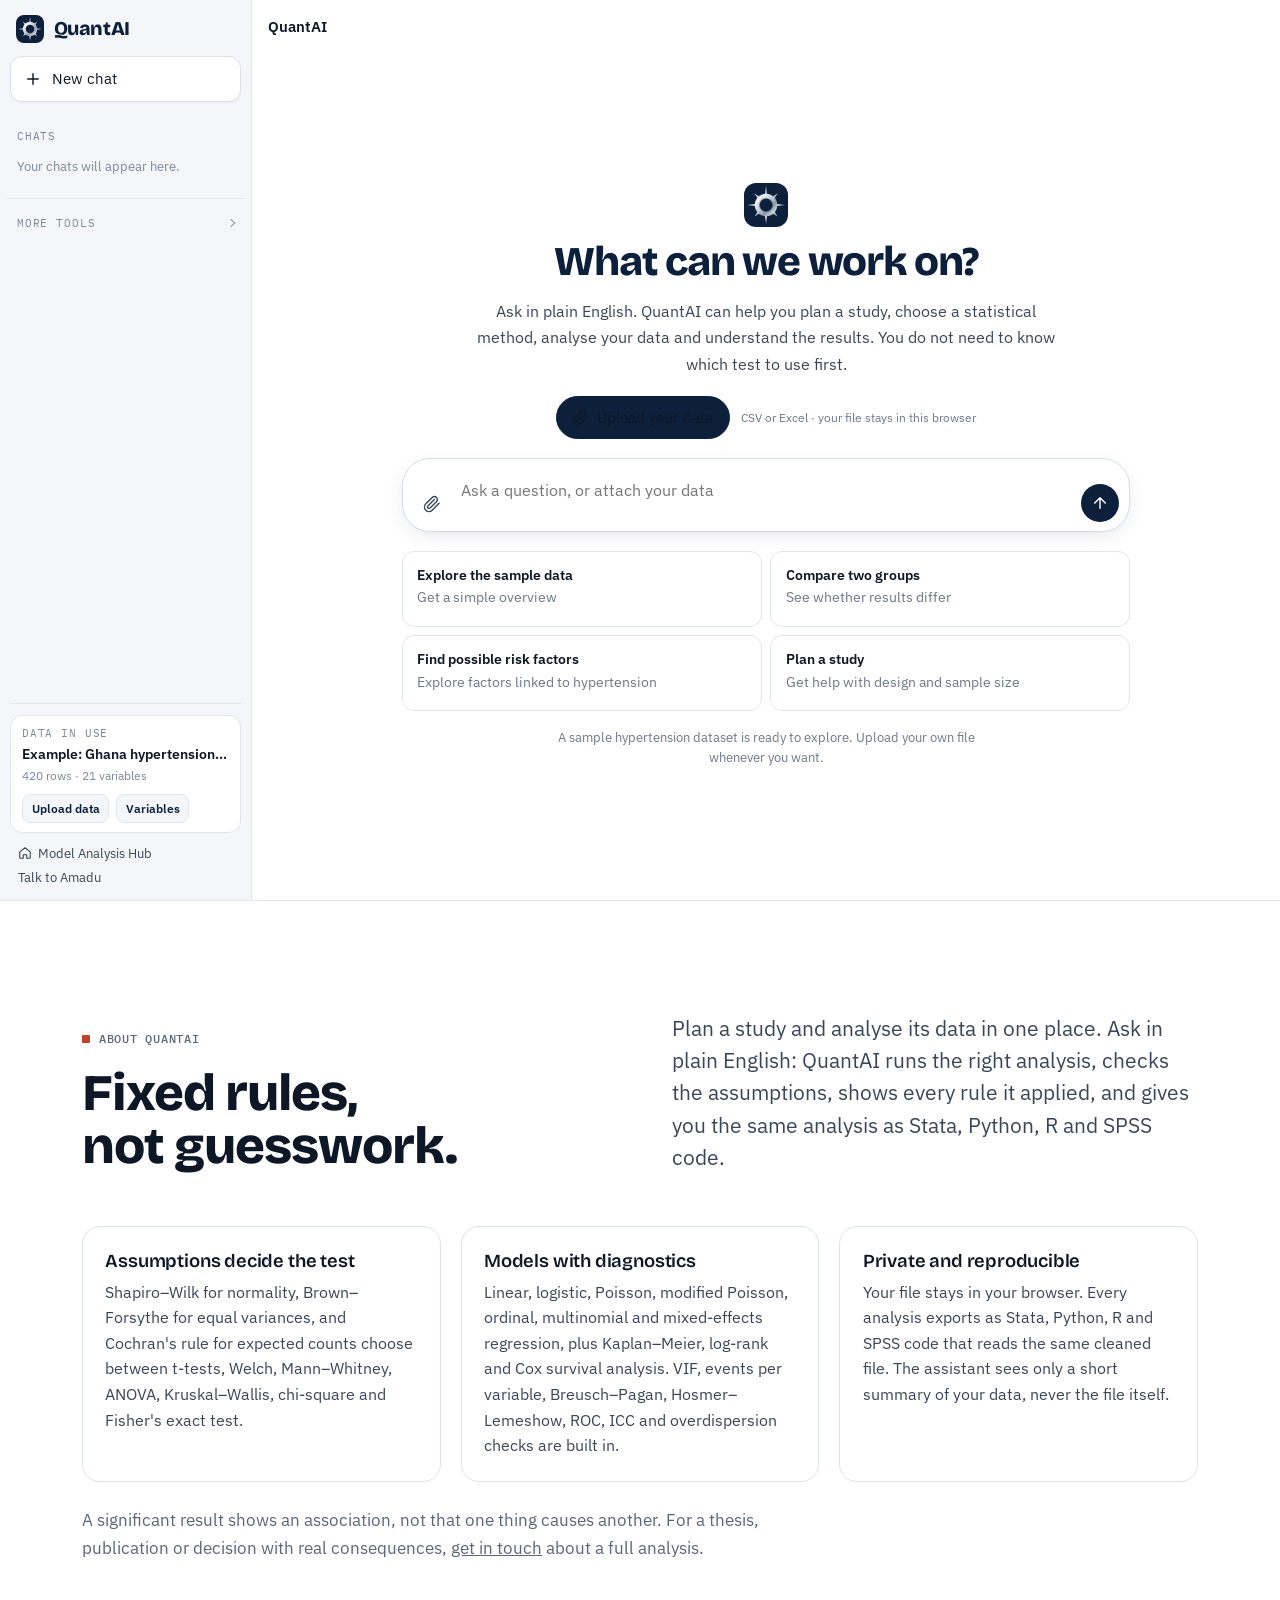
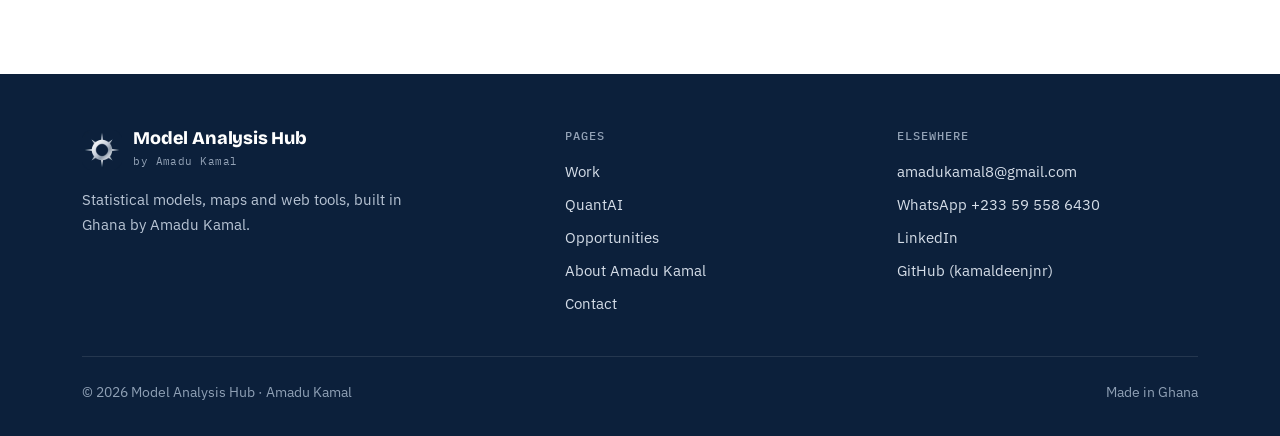
<file: ai.html>
<!doctype html>
<html lang="en" class="no-js">
<head>
<meta charset="utf-8">
<meta name="viewport" content="width=device-width, initial-scale=1">
<title>QuantAI</title>
<meta name="description" content="QuantAI is a free research methods and statistics tool by Amadu Kamal. Plan your study, then upload a CSV or Excel file: QuantAI checks the assumptions, picks the right test, and exports matching Stata, Python, R and SPSS code.">
<meta name="author" content="Amadu Kamal">
<meta name="google-site-verification" content="Pt5oXq1ZHAFa3sKu0Z5aOgnvR7AyB0WggZqfOcq45DY">
<link rel="canonical" href="https://modelanalysishub.com/ai">
<meta name="theme-color" content="#0C203B">
<meta property="og:type" content="website">
<meta property="og:site_name" content="Model Analysis Hub">
<meta property="og:title" content="QuantAI">
<meta property="og:description" content="QuantAI is a free research methods and statistics tool by Amadu Kamal. Plan your study, then upload a CSV or Excel file: QuantAI checks the assumptions, picks the right test, and exports matching Stata, Python, R and SPSS code.">
<meta property="og:url" content="https://modelanalysishub.com/ai">
<meta property="og:image" content="https://modelanalysishub.com/assets/img/og-amadu-kamal.jpg">
<meta property="og:image:width" content="1200">
<meta property="og:image:height" content="630">
<meta property="og:image:alt" content="Amadu Kamal, founder of Model Analysis Hub">
<meta property="og:locale" content="en_GB">
<meta name="twitter:card" content="summary_large_image">
<meta name="twitter:title" content="QuantAI">
<meta name="twitter:description" content="QuantAI is a free research methods and statistics tool by Amadu Kamal. Plan your study, then upload a CSV or Excel file: QuantAI checks the assumptions, picks the right test, and exports matching Stata, Python, R and SPSS code.">
<meta name="twitter:image" content="https://modelanalysishub.com/assets/img/og-amadu-kamal.jpg">
<link rel="icon" href="/favicon.ico" sizes="48x48">
<link rel="icon" href="/assets/img/icon.svg" type="image/svg+xml">
<link rel="icon" href="/assets/img/favicon-96.png" type="image/png" sizes="96x96">
<link rel="icon" href="/assets/img/favicon-192.png" type="image/png" sizes="192x192">
<link rel="apple-touch-icon" href="/assets/img/apple-touch-icon.png">
<link rel="manifest" href="/site.webmanifest">
<link rel="preload" href="assets/fonts/bricolage-grotesque-latin-800-normal.woff2" as="font" type="font/woff2" crossorigin>
<link rel="preload" href="assets/fonts/bricolage-grotesque-latin-600-normal.woff2" as="font" type="font/woff2" crossorigin>
<link rel="preload" href="assets/fonts/ibm-plex-sans-latin-400-normal.woff2" as="font" type="font/woff2" crossorigin>
<link rel="preload" href="assets/fonts/ibm-plex-mono-latin-500-normal.woff2" as="font" type="font/woff2" crossorigin>
<link rel="stylesheet" href="assets/css/site.css">
<link rel="stylesheet" href="assets/css/quantai.css">
<script type="application/ld+json">{"@context": "https://schema.org", "@graph": [{"@type": "WebSite", "@id": "https://modelanalysishub.com/#website", "url": "https://modelanalysishub.com/", "name": "Model Analysis Hub", "alternateName": "modelanalysishub.com", "publisher": {"@id": "https://modelanalysishub.com/#org"}, "inLanguage": "en"}, {"@type": "Organization", "@id": "https://modelanalysishub.com/#org", "name": "Model Analysis Hub", "url": "https://modelanalysishub.com/", "logo": "https://modelanalysishub.com/assets/img/favicon-512.png", "founder": {"@id": "https://modelanalysishub.com/#amadu-kamal"}, "email": "amadukamal8@gmail.com", "areaServed": "Worldwide", "address": {"@type": "PostalAddress", "addressCountry": "GH"}, "sameAs": ["https://github.com/kamaldeenjnr", "https://www.linkedin.com/in/amadu-kamal-65ab5326a"], "description": "Data analytics and software studio founded by Amadu Kamal: statistical and geospatial models, dashboards and web platforms."}, {"@type": "Person", "@id": "https://modelanalysishub.com/#amadu-kamal", "name": "Amadu Kamal", "alternateName": ["Amadu Kamal Jnr", "Kamal Amadu", "kamaldeenjnr"], "jobTitle": "Data Analyst and Software Engineer", "description": "Amadu Kamal is a Ghanaian data analyst and software engineer with a Bachelor of Public Health (Health Information) from the University of Health and Allied Sciences, and the founder of Model Analysis Hub. He builds statistical and geospatial models, dashboards and web platforms, and created QuantAI.", "image": "https://modelanalysishub.com/assets/img/amadu-kamal.jpg", "url": "https://modelanalysishub.com/founder", "email": "mailto:amadukamal8@gmail.com", "telephone": "+233595586430", "nationality": {"@type": "Country", "name": "Ghana"}, "homeLocation": {"@type": "Country", "name": "Ghana"}, "worksFor": {"@id": "https://modelanalysishub.com/#org"}, "alumniOf": {"@type": "CollegeOrUniversity", "name": "University of Health and Allied Sciences", "url": "https://www.uhas.edu.gh/"}, "memberOf": {"@type": "OrganizationRole", "roleName": "Head of Technology and Digital Innovation", "memberOf": {"@type": "NGO", "@id": "https://www.thesunshineproject.foundation/#org", "name": "The Sunshine Project", "url": "https://www.thesunshineproject.foundation/"}}, "knowsAbout": ["Public health", "Health information systems", "DHIS2", "Stata", "Website design", "Web development", "Data analysis", "Statistical modelling", "Predictive modelling", "Geospatial analysis", "Malaria risk mapping", "Python", "R", "ArcGIS", "JavaScript", "React", "SQL", "Dashboards", "Web development"], "sameAs": ["https://www.linkedin.com/in/amadu-kamal-65ab5326a", "https://github.com/kamaldeenjnr"]}, {"@type": "WebApplication", "@id": "https://modelanalysishub.com/ai#app", "name": "QuantAI", "url": "https://modelanalysishub.com/ai", "applicationCategory": "EducationalApplication", "operatingSystem": "Any (web browser)", "description": "Free in-browser research methods and statistics: study design, sample size, test selection, assumption-checked tests, regression with diagnostics, forecasting, and reproducible Stata, Python, R and SPSS code.", "offers": {"@type": "Offer", "price": "0", "priceCurrency": "USD"}, "creator": {"@id": "https://modelanalysishub.com/#amadu-kamal"}, "publisher": {"@id": "https://modelanalysishub.com/#org"}, "featureList": ["CSV and Excel upload", "Study design advisor", "Sample size calculator", "Statistical test selector", "Assumption checks (Shapiro-Wilk, Levene, expected counts)", "t-tests, ANOVA, Mann-Whitney, Kruskal-Wallis, chi-square, Fisher's exact", "Correlation", "Linear, logistic, Poisson and modified Poisson regression", "Holt-Winters forecasting", "Table 1", "APA-style write-ups", "Stata, Python, R and SPSS code export", "Reporting checklists (STROBE, CONSORT, STARD, COREQ, PRISMA)", "AI assistant for questions about data and methods", "Ordinal, multinomial and mixed-effects regression", "Survival analysis (Kaplan-Meier, log-rank, Cox)", "Chat interface that runs analyses"]}, {"@type": "BreadcrumbList", "itemListElement": [{"@type": "ListItem", "position": 1, "name": "Home", "item": "https://modelanalysishub.com/"}, {"@type": "ListItem", "position": 2, "name": "QuantAI", "item": "https://modelanalysishub.com/ai"}]}]}</script>
</head>
<body class="qa-page">
<svg xmlns="http://www.w3.org/2000/svg" style="display:none" aria-hidden="true"><symbol id="i-arrow-right" viewBox="0 0 24 24"><path d="M5 12h14" /> <path d="m12 5 7 7-7 7" /></symbol><symbol id="i-arrow-up-right" viewBox="0 0 24 24"><path d="M7 7h10v10" /> <path d="M7 17 17 7" /></symbol><symbol id="i-b-github" viewBox="0 0 24 24"><path d="M12 .297c-6.63 0-12 5.373-12 12 0 5.303 3.438 9.8 8.205 11.385.6.113.82-.258.82-.577 0-.285-.01-1.04-.015-2.04-3.338.724-4.042-1.61-4.042-1.61C4.422 18.07 3.633 17.7 3.633 17.7c-1.087-.744.084-.729.084-.729 1.205.084 1.838 1.236 1.838 1.236 1.07 1.835 2.809 1.305 3.495.998.108-.776.417-1.305.76-1.605-2.665-.3-5.466-1.332-5.466-5.93 0-1.31.465-2.38 1.235-3.22-.135-.303-.54-1.523.105-3.176 0 0 1.005-.322 3.3 1.23.96-.267 1.98-.399 3-.405 1.02.006 2.04.138 3 .405 2.28-1.552 3.285-1.23 3.285-1.23.645 1.653.24 2.873.12 3.176.765.84 1.23 1.91 1.23 3.22 0 4.61-2.805 5.625-5.475 5.92.42.36.81 1.096.81 2.22 0 1.606-.015 2.896-.015 3.286 0 .315.21.69.825.57C20.565 22.092 24 17.592 24 12.297c0-6.627-5.373-12-12-12"/></symbol><symbol id="i-b-linkedin" viewBox="0 0 24 24"><path d="M4.98 3.5a2.5 2.5 0 1 1 0 5 2.5 2.5 0 0 1 0-5zM3 9.75h4v11H3zM9.5 9.75h3.8v1.6h.06c.53-.95 1.83-1.95 3.77-1.95 4.03 0 4.77 2.55 4.77 5.87v5.48h-4v-4.86c0-1.16-.02-2.65-1.66-2.65-1.66 0-1.92 1.26-1.92 2.57v4.94h-4z"/></symbol><symbol id="i-b-whatsapp" viewBox="0 0 24 24"><path d="M17.472 14.382c-.297-.149-1.758-.867-2.03-.967-.273-.099-.471-.148-.67.15-.197.297-.767.966-.94 1.164-.173.199-.347.223-.644.075-.297-.15-1.255-.463-2.39-1.475-.883-.788-1.48-1.761-1.653-2.059-.173-.297-.018-.458.13-.606.134-.133.298-.347.446-.52.149-.174.198-.298.298-.497.099-.198.05-.371-.025-.52-.075-.149-.669-1.612-.916-2.207-.242-.579-.487-.5-.669-.51-.173-.008-.371-.01-.57-.01-.198 0-.52.074-.792.372-.272.297-1.04 1.016-1.04 2.479 0 1.462 1.065 2.875 1.213 3.074.149.198 2.096 3.2 5.077 4.487.709.306 1.262.489 1.694.625.712.227 1.36.195 1.871.118.571-.085 1.758-.719 2.006-1.413.248-.694.248-1.289.173-1.413-.074-.124-.272-.198-.57-.347m-5.421 7.403h-.004a9.87 9.87 0 01-5.031-1.378l-.361-.214-3.741.982.998-3.648-.235-.374a9.86 9.86 0 01-1.51-5.26c.001-5.45 4.436-9.884 9.888-9.884 2.64 0 5.122 1.03 6.988 2.898a9.825 9.825 0 012.893 6.994c-.003 5.45-4.437 9.884-9.885 9.884m8.413-18.297A11.815 11.815 0 0012.05 0C5.495 0 .16 5.335.157 11.892c0 2.096.547 4.142 1.588 5.945L.057 24l6.305-1.654a11.882 11.882 0 005.683 1.448h.005c6.554 0 11.89-5.335 11.893-11.893a11.821 11.821 0 00-3.48-8.413Z"/></symbol><symbol id="i-calendar" viewBox="0 0 24 24"><path d="M8 2v3" /> <path d="M16 2v3" /> <rect x="3" y="3" width="18" height="18" rx="2" /> <path d="M3 9h18" /></symbol><symbol id="i-chart-line" viewBox="0 0 24 24"><path d="M3 3v16a2 2 0 0 0 2 2h16" /> <path d="m19 9-5 5-4-4-3 3" /></symbol><symbol id="i-chart-scatter" viewBox="0 0 24 24"><circle cx="7.5" cy="7.5" r=".5" fill="currentColor" /> <circle cx="18.5" cy="5.5" r=".5" fill="currentColor" /> <circle cx="11.5" cy="11.5" r=".5" fill="currentColor" /> <circle cx="7.5" cy="16.5" r=".5" fill="currentColor" /> <circle cx="17.5" cy="14.5" r=".5" fill="currentColor" /> <path d="M3 3v16a2 2 0 0 0 2 2h16" /></symbol><symbol id="i-check" viewBox="0 0 24 24"><path d="M20 6 9 17l-5-5" /></symbol><symbol id="i-chevron-down" viewBox="0 0 24 24"><path d="m6 9 6 6 6-6" /></symbol><symbol id="i-code" viewBox="0 0 24 24"><path d="m16 18 6-6-6-6" /> <path d="m8 6-6 6 6 6" /></symbol><symbol id="i-copy" viewBox="0 0 24 24"><rect width="14" height="14" x="8" y="8" rx="2" ry="2" /> <path d="M4 16c-1.1 0-2-.9-2-2V4c0-1.1.9-2 2-2h10c1.1 0 2 .9 2 2" /></symbol><symbol id="i-database" viewBox="0 0 24 24"><ellipse cx="12" cy="5" rx="9" ry="3" /> <path d="M3 5V19A9 3 0 0 0 21 19V5" /> <path d="M3 12A9 3 0 0 0 21 12" /></symbol><symbol id="i-download" viewBox="0 0 24 24"><path d="M12 15V3" /> <path d="M21 15v4a2 2 0 0 1-2 2H5a2 2 0 0 1-2-2v-4" /> <path d="m7 10 5 5 5-5" /></symbol><symbol id="i-file-spreadsheet" viewBox="0 0 24 24"><path d="M6 22a2 2 0 0 1-2-2V4a2 2 0 0 1 2-2h8a2.4 2.4 0 0 1 1.704.706l3.588 3.588A2.4 2.4 0 0 1 20 8v12a2 2 0 0 1-2 2z" /> <path d="M14 2v5a1 1 0 0 0 1 1h5" /> <path d="M8 13h2" /> <path d="M14 13h2" /> <path d="M8 17h2" /> <path d="M14 17h2" /></symbol><symbol id="i-flask-conical" viewBox="0 0 24 24"><path d="M14 2v6a2 2 0 0 0 .245.96l5.51 10.08A2 2 0 0 1 18 22H6a2 2 0 0 1-1.755-2.96l5.51-10.08A2 2 0 0 0 10 8V2" /> <path d="M6.453 15h11.094" /> <path d="M8.5 2h7" /></symbol><symbol id="i-globe" viewBox="0 0 24 24"><circle cx="12" cy="12" r="10" /> <path d="M12 2a14.5 14.5 0 0 0 0 20 14.5 14.5 0 0 0 0-20" /> <path d="M2 12h20" /></symbol><symbol id="i-grid-3x3" viewBox="0 0 24 24"><rect width="18" height="18" x="3" y="3" rx="2" /> <path d="M3 9h18" /> <path d="M3 15h18" /> <path d="M9 3v18" /> <path d="M15 3v18" /></symbol><symbol id="i-info" viewBox="0 0 24 24"><circle cx="12" cy="12" r="10" /> <path d="M12 16v-4" /> <path d="M12 8h.01" /></symbol><symbol id="i-layers" viewBox="0 0 24 24"><path d="M12.83 2.18a2 2 0 0 0-1.66 0L2.6 6.08a1 1 0 0 0 0 1.83l8.58 3.91a2 2 0 0 0 1.66 0l8.58-3.9a1 1 0 0 0 0-1.83z" /> <path d="M2 12a1 1 0 0 0 .58.91l8.6 3.91a2 2 0 0 0 1.65 0l8.58-3.9A1 1 0 0 0 22 12" /> <path d="M2 17a1 1 0 0 0 .58.91l8.6 3.91a2 2 0 0 0 1.65 0l8.58-3.9A1 1 0 0 0 22 17" /></symbol><symbol id="i-lightbulb" viewBox="0 0 24 24"><path d="M15 14c.2-1 .7-1.7 1.5-2.5 1-.9 1.5-2.2 1.5-3.5A6 6 0 0 0 6 8c0 1 .2 2.2 1.5 3.5.7.7 1.3 1.5 1.5 2.5" /> <path d="M9 18h6" /> <path d="M10 22h4" /></symbol><symbol id="i-mail" viewBox="0 0 24 24"><path d="m22 7-8.991 5.727a2 2 0 0 1-2.009 0L2 7" /> <rect x="2" y="4" width="20" height="16" rx="2" /></symbol><symbol id="i-map" viewBox="0 0 24 24"><path d="M14.106 5.553a2 2 0 0 0 1.788 0l3.659-1.83A1 1 0 0 1 21 4.619v12.764a1 1 0 0 1-.553.894l-4.553 2.277a2 2 0 0 1-1.788 0l-4.212-2.106a2 2 0 0 0-1.788 0l-3.659 1.83A1 1 0 0 1 3 19.381V6.618a1 1 0 0 1 .553-.894l4.553-2.277a2 2 0 0 1 1.788 0z" /> <path d="M15 5.764v15" /> <path d="M9 3.236v15" /></symbol><symbol id="i-map-pin" viewBox="0 0 24 24"><path d="M20 10c0 4.993-5.539 10.193-7.399 11.799a1 1 0 0 1-1.202 0C9.539 20.193 4 14.993 4 10a8 8 0 0 1 16 0" /> <circle cx="12" cy="10" r="3" /></symbol><symbol id="i-menu" viewBox="0 0 24 24"><path d="M4 5h16" /> <path d="M4 12h16" /> <path d="M4 19h16" /></symbol><symbol id="i-message-circle" viewBox="0 0 24 24"><path d="M2.992 16.342a2 2 0 0 1 .094 1.167l-1.065 3.29a1 1 0 0 0 1.236 1.168l3.413-.998a2 2 0 0 1 1.099.092 10 10 0 1 0-4.777-4.719" /></symbol><symbol id="i-printer" viewBox="0 0 24 24"><path d="M6 18H4a2 2 0 0 1-2-2v-5a2 2 0 0 1 2-2h16a2 2 0 0 1 2 2v5a2 2 0 0 1-2 2h-2" /> <path d="M6 9V3a1 1 0 0 1 1-1h10a1 1 0 0 1 1 1v6" /> <rect x="6" y="14" width="12" height="8" rx="1" /></symbol><symbol id="i-refresh-cw" viewBox="0 0 24 24"><path d="M3 12a9 9 0 0 1 9-9 9.75 9.75 0 0 1 6.74 2.74L21 8" /> <path d="M21 3v5h-5" /> <path d="M21 12a9 9 0 0 1-9 9 9.75 9.75 0 0 1-6.74-2.74L3 16" /> <path d="M8 16H3v5" /></symbol><symbol id="i-send" viewBox="0 0 24 24"><path d="M14.536 21.686a.5.5 0 0 0 .937-.024l6.5-19a.496.496 0 0 0-.635-.635l-19 6.5a.5.5 0 0 0-.024.937l7.93 3.18a2 2 0 0 1 1.112 1.11z" /> <path d="m21.854 2.147-10.94 10.939" /></symbol><symbol id="i-shield-check" viewBox="0 0 24 24"><path d="M20 13c0 5-3.5 7.5-7.66 8.95a1 1 0 0 1-.67-.01C7.5 20.5 4 18 4 13V6a1 1 0 0 1 1-1c2 0 4.5-1.2 6.24-2.72a1.17 1.17 0 0 1 1.52 0C14.51 3.81 17 5 19 5a1 1 0 0 1 1 1z" /> <path d="m9 12 2 2 4-4" /></symbol><symbol id="i-sigma" viewBox="0 0 24 24"><path d="M18 7V5a1 1 0 0 0-1-1H6.5a.5.5 0 0 0-.4.8l4.5 6a2 2 0 0 1 0 2.4l-4.5 6a.5.5 0 0 0 .4.8H17a1 1 0 0 0 1-1v-2" /></symbol><symbol id="i-sparkles" viewBox="0 0 24 24"><path d="M11.017 2.814a1 1 0 0 1 1.966 0l1.051 5.558a2 2 0 0 0 1.594 1.594l5.558 1.051a1 1 0 0 1 0 1.966l-5.558 1.051a2 2 0 0 0-1.594 1.594l-1.051 5.558a1 1 0 0 1-1.966 0l-1.051-5.558a2 2 0 0 0-1.594-1.594l-5.558-1.051a1 1 0 0 1 0-1.966l5.558-1.051a2 2 0 0 0 1.594-1.594z" /> <path d="M20 2v4" /> <path d="M22 4h-4" /> <circle cx="4" cy="20" r="2" /></symbol><symbol id="i-table" viewBox="0 0 24 24"><path d="M12 3v18" /> <rect width="18" height="18" x="3" y="3" rx="2" /> <path d="M3 9h18" /> <path d="M3 15h18" /></symbol><symbol id="i-trending-up" viewBox="0 0 24 24"><path d="M16 7h6v6" /> <path d="m22 7-8.5 8.5-5-5L2 17" /></symbol><symbol id="i-triangle-alert" viewBox="0 0 24 24"><path d="m21.73 18-8-14a2 2 0 0 0-3.48 0l-8 14A2 2 0 0 0 4 21h16a2 2 0 0 0 1.73-3" /> <path d="M12 9v4" /> <path d="M12 17h.01" /></symbol><symbol id="i-upload" viewBox="0 0 24 24"><path d="M12 3v12" /> <path d="m17 8-5-5-5 5" /> <path d="M21 15v4a2 2 0 0 1-2 2H5a2 2 0 0 1-2-2v-4" /></symbol><symbol id="i-user-round" viewBox="0 0 24 24"><circle cx="12" cy="8" r="5" /> <path d="M20 21a8 8 0 0 0-16 0" /></symbol><symbol id="i-x" viewBox="0 0 24 24"><path d="M18 6 6 18" /> <path d="m6 6 12 12" /></symbol></svg>
<a class="skip" href="#qa-main">Skip to QuantAI</a>
<main id="main">
<h1 class="sr-only">QuantAI: free research methods and statistics assistant</h1>
<div class="qa qa-app2" id="quantai">
  <aside id="qa-side" aria-label="QuantAI sidebar"></aside>
  <div id="qa-view">
    <header id="qa-top"></header>
    <div id="qa-main" class="qa-main"><noscript><p style="padding:2rem">QuantAI needs JavaScript to run.</p></noscript></div>
  </div>
  <button type="button" id="qa-scrim" hidden aria-label="Close sidebar"></button>
</div>

<section class="section on-white qa-about">
  <div class="wrap">
    <div class="split-head"><div><p class="label">About QuantAI</p><h2>Fixed rules, not guesswork.</h2></div><p class="lead">Plan a study and analyse its data in one place. Ask in plain English: QuantAI runs the right analysis, checks the assumptions, shows every rule it applied, and gives you the same analysis as Stata, Python, R and SPSS code.</p></div>
    <div class="qa-how">
      <article><h3>Assumptions decide the test</h3><p>Shapiro–Wilk for normality, Brown–Forsythe for equal variances, and Cochran's rule for expected counts choose between t-tests, Welch, Mann–Whitney, ANOVA, Kruskal–Wallis, chi-square and Fisher's exact test.</p></article>
      <article><h3>Models with diagnostics</h3><p>Linear, logistic, Poisson, modified Poisson, ordinal, multinomial and mixed-effects regression, plus Kaplan–Meier, log-rank and Cox survival analysis. VIF, events per variable, Breusch–Pagan, Hosmer–Lemeshow, ROC, ICC and overdispersion checks are built in.</p></article>
      <article><h3>Private and reproducible</h3><p>Your file stays in your browser. Every analysis exports as Stata, Python, R and SPSS code that reads the same cleaned file. The assistant sees only a short summary of your data, never the file itself.</p></article>
    </div>
    <p class="muted" style="margin-top:1.5rem;max-width:75ch">A significant result shows an association, not that one thing causes another. For a thesis, publication or decision with real consequences, <a href="/#contact">get in touch</a> about a full analysis.</p>
  </div>
</section>
</main>
<footer class="site-footer">
  <div class="wrap">
    <div class="foot-grid">
      <div>
        <a class="brand" href="/"><img src="assets/img/logo-mark.webp" alt="" width="40" height="40" loading="lazy"><span><b>Model Analysis Hub</b><small>by Amadu Kamal</small></span></a>
        <p style="margin-top:1rem;max-width:36ch">Statistical models, maps and web tools, built in Ghana by Amadu Kamal.</p>
      </div>
      <div>
        <h2>Pages</h2>
        <ul><li><a href="/projects">Work</a></li><li><a href="/ai">QuantAI</a></li><li><a href="/opportunities">Opportunities</a></li><li><a href="/founder">About Amadu Kamal</a></li><li><a href="/#contact">Contact</a></li></ul>
      </div>
      <div>
        <h2>Elsewhere</h2>
        <ul><li><a href="mailto:amadukamal8@gmail.com">amadukamal8@gmail.com</a></li><li><a href="https://wa.me/233595586430" target="_blank" rel="noopener">WhatsApp +233 59 558 6430</a></li><li><a href="https://www.linkedin.com/in/amadu-kamal-65ab5326a" target="_blank" rel="noopener me">LinkedIn</a></li><li><a href="https://github.com/kamaldeenjnr" target="_blank" rel="noopener me">GitHub (kamaldeenjnr)</a></li></ul>
      </div>
    </div>
    <div class="foot-bottom"><span>&copy; <span data-year>2026</span> Model Analysis Hub · Amadu Kamal</span><span>Made in Ghana</span></div>
  </div>
</footer>
<script src="assets/js/site.js" defer></script>
<script src="assets/vendor/jszip.min.js" defer></script>
<script src="assets/js/quantai-engine.js" defer></script>
<script src="assets/js/quantai-kb.js" defer></script>
<script src="assets/js/quantai.js" defer></script>
</body>
</html>
</file>
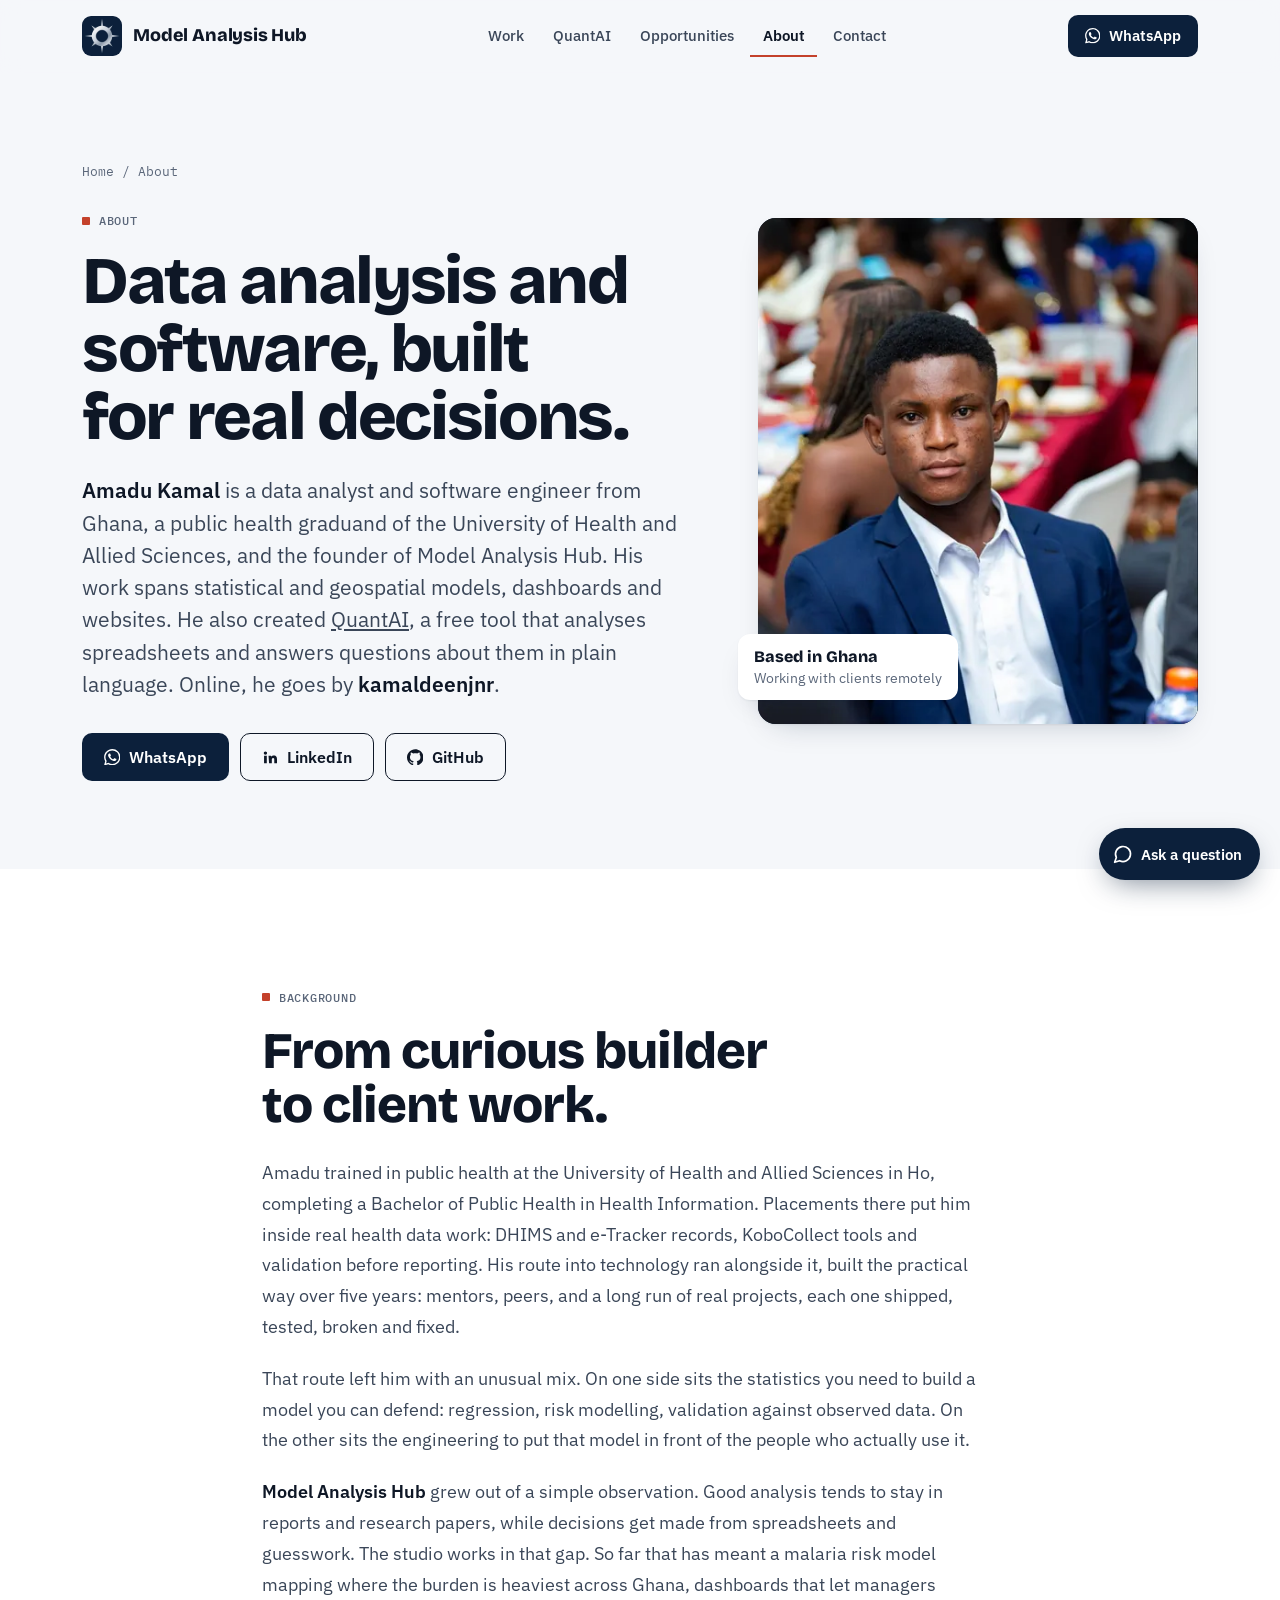
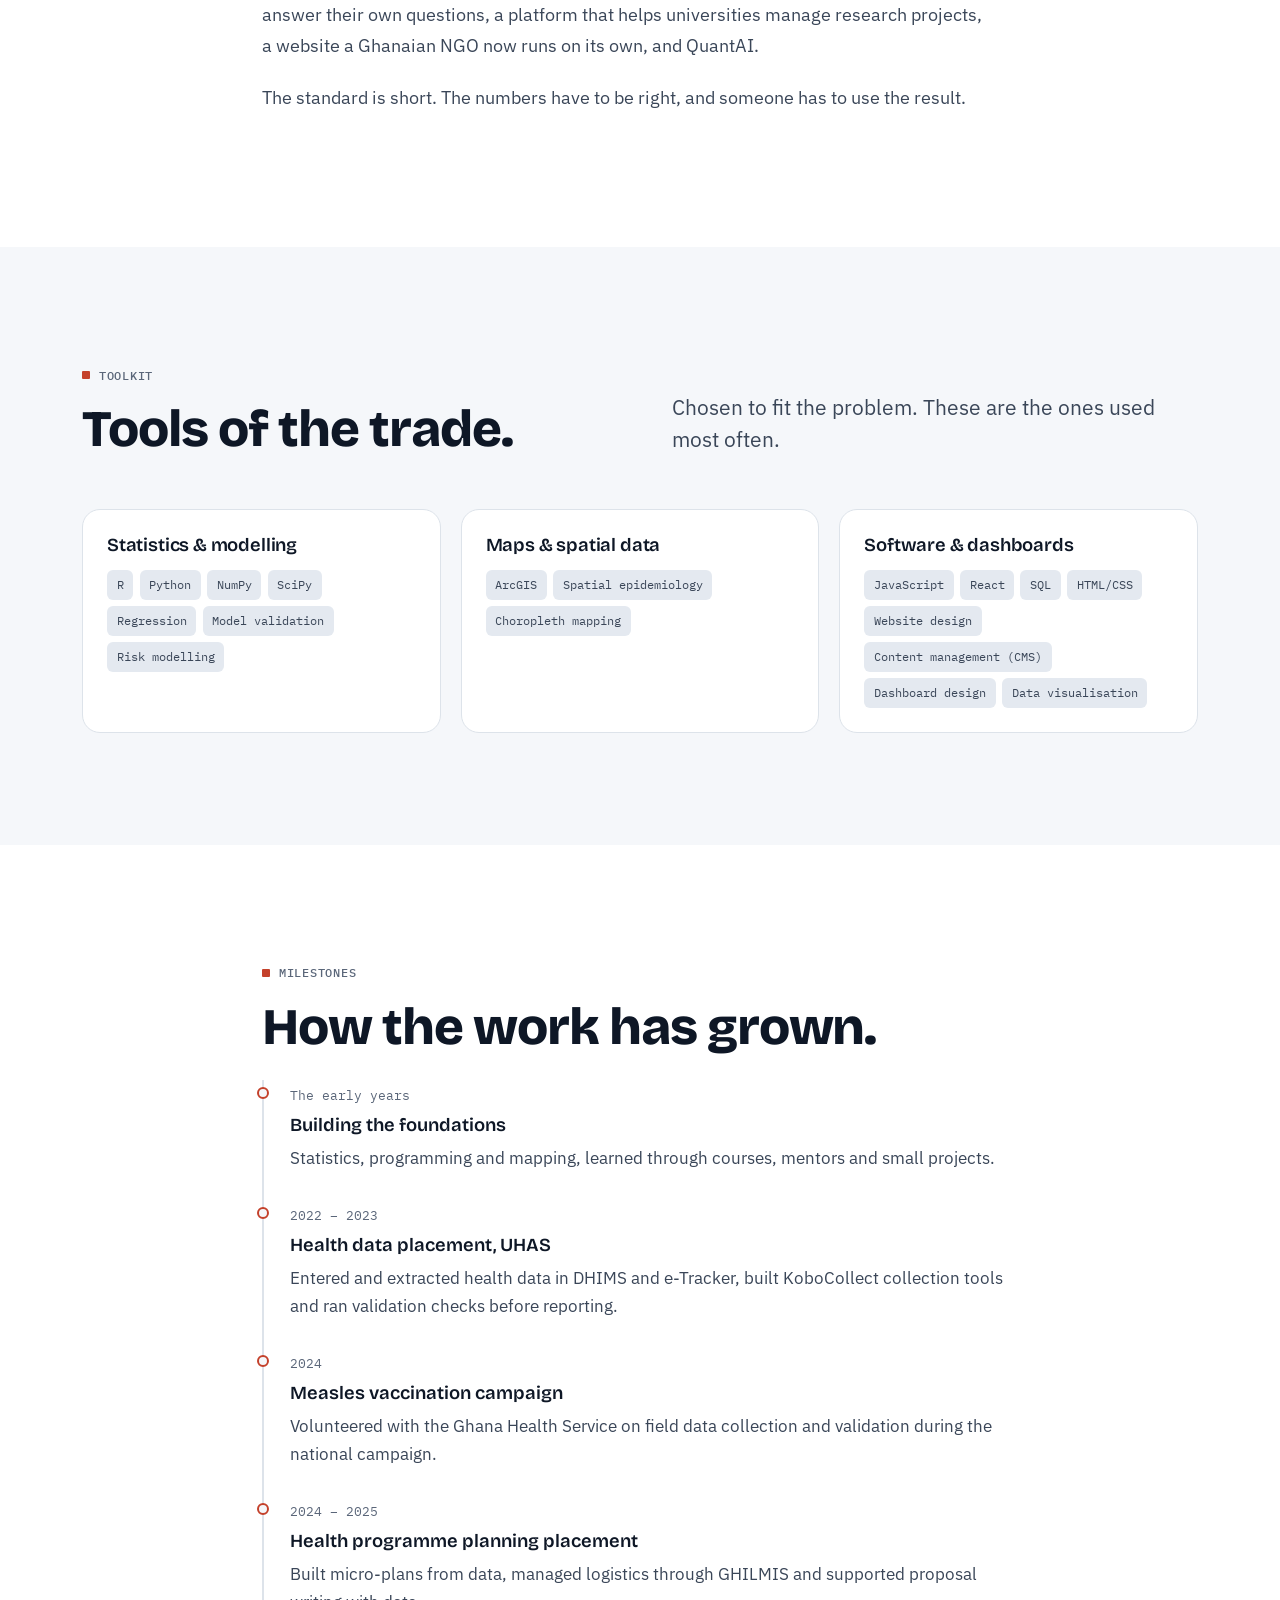
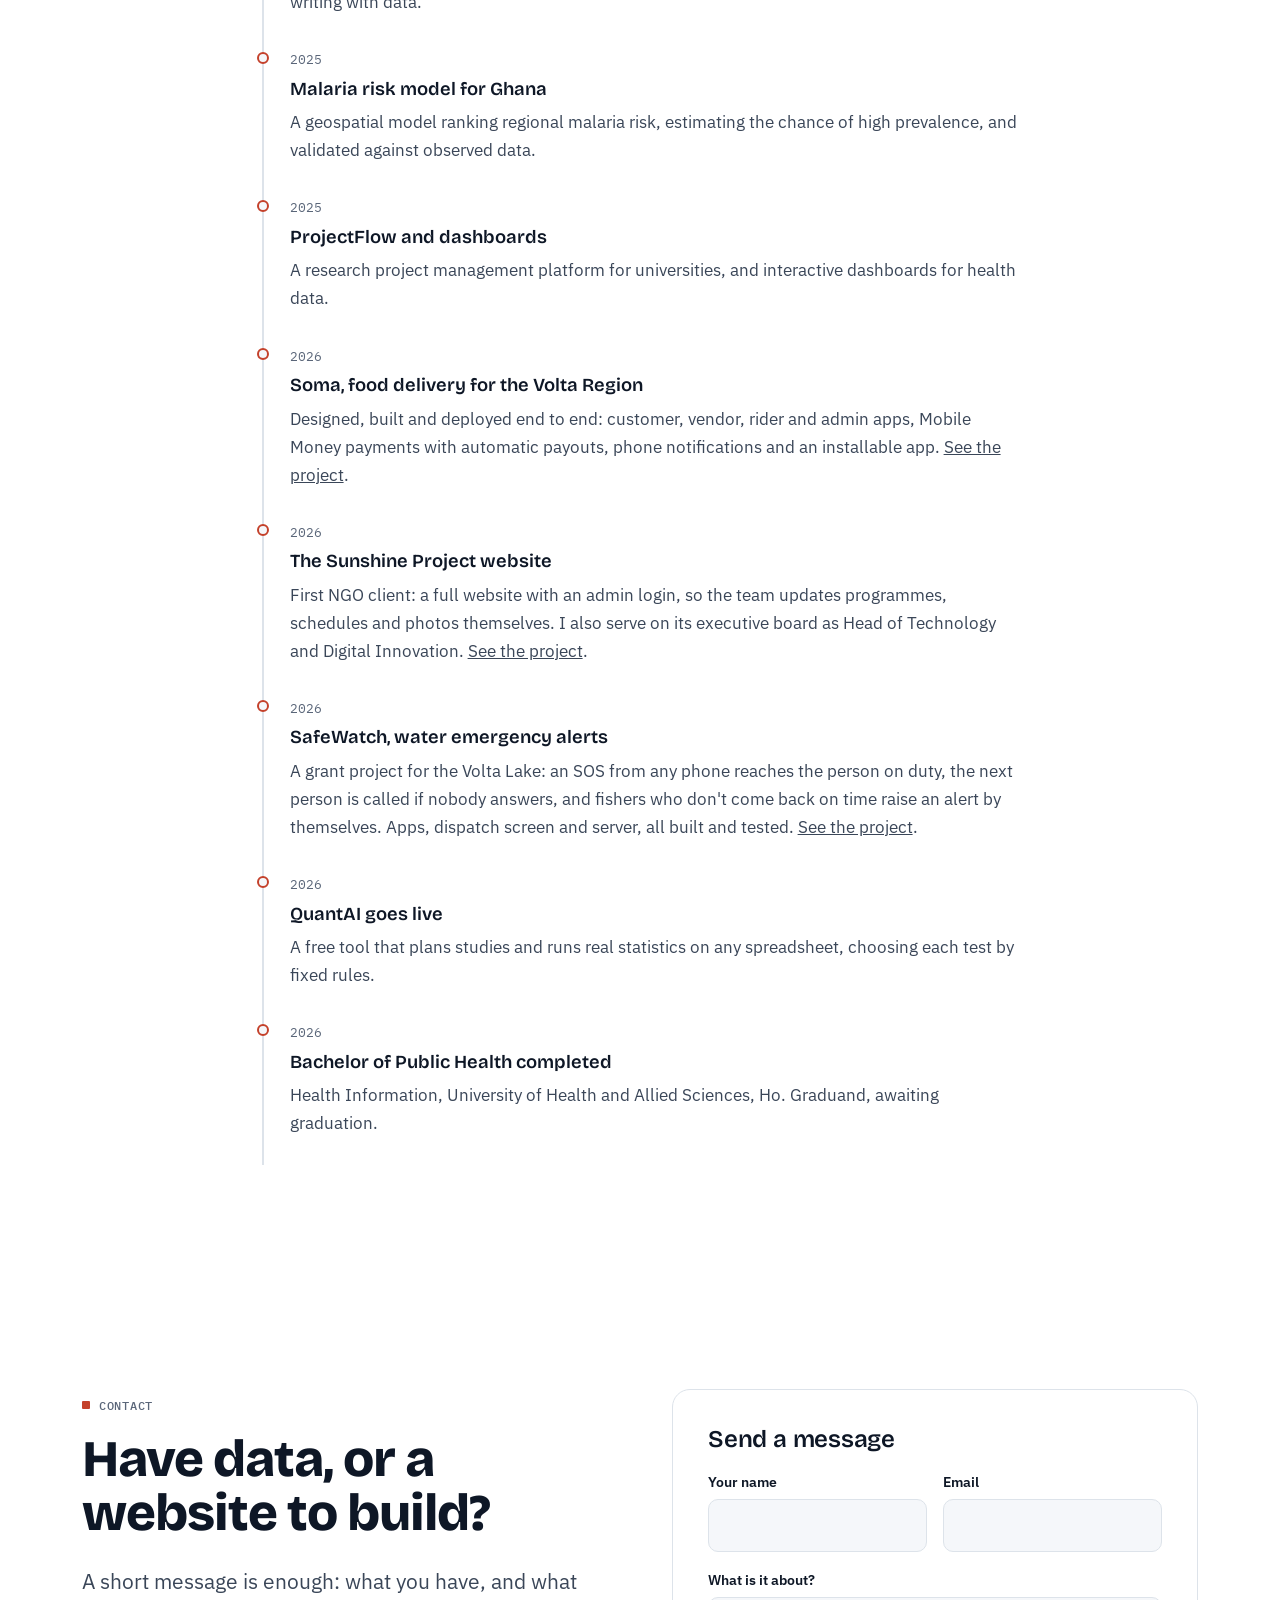
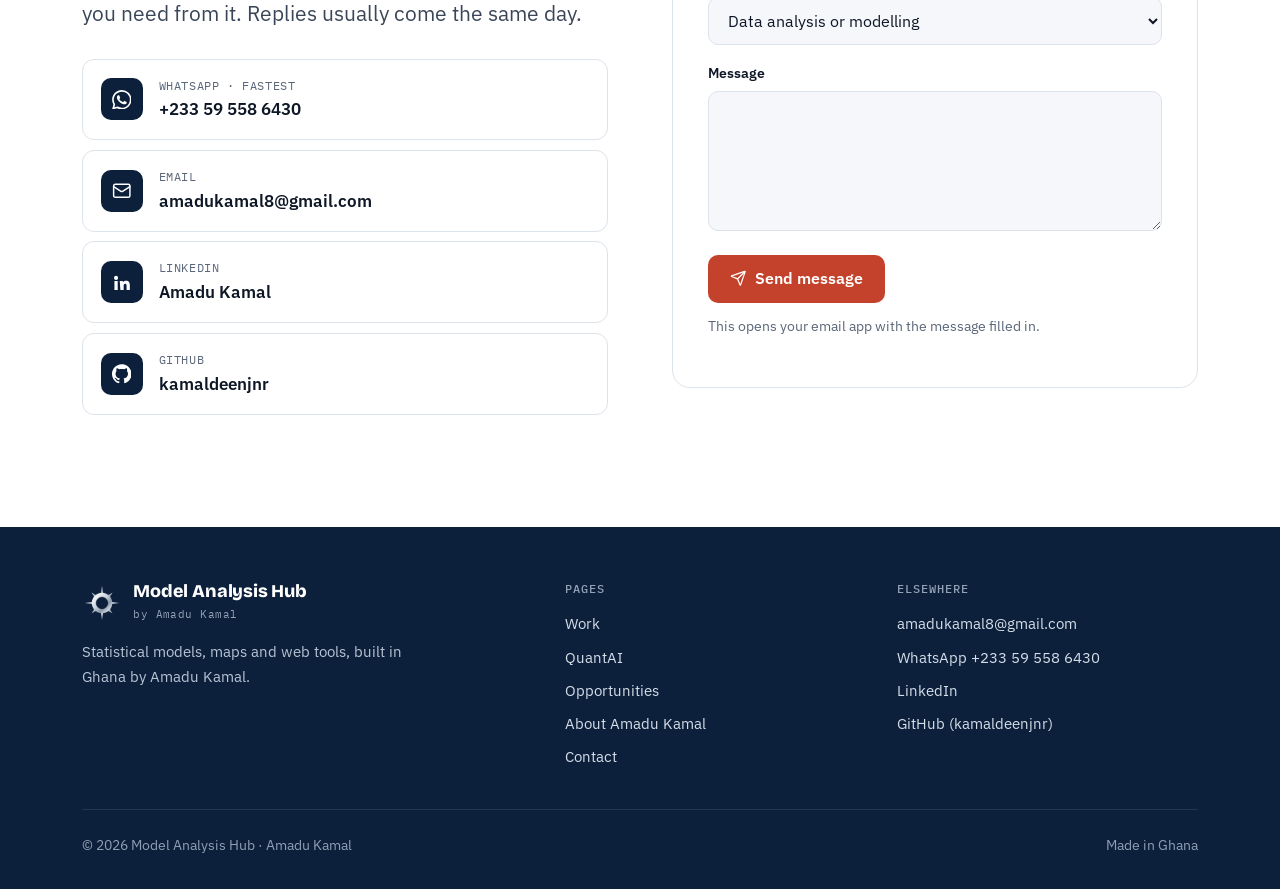
<file: founder.html>
<!doctype html>
<html lang="en" class="no-js">
<head>
<meta charset="utf-8">
<meta name="viewport" content="width=device-width, initial-scale=1">
<title>About Amadu Kamal</title>
<meta name="description" content="Amadu Kamal (kamaldeenjnr) is a Ghanaian data analyst, software engineer and public health graduand (UHAS), founder of Model Analysis Hub and creator of QuantAI.">
<meta name="author" content="Amadu Kamal">
<meta name="google-site-verification" content="Pt5oXq1ZHAFa3sKu0Z5aOgnvR7AyB0WggZqfOcq45DY">
<link rel="canonical" href="https://modelanalysishub.com/founder">
<meta name="theme-color" content="#0C203B">
<meta property="og:type" content="profile">
<meta property="og:site_name" content="Model Analysis Hub">
<meta property="og:title" content="About Amadu Kamal">
<meta property="og:description" content="Amadu Kamal (kamaldeenjnr) is a Ghanaian data analyst, software engineer and public health graduand (UHAS), founder of Model Analysis Hub and creator of QuantAI.">
<meta property="og:url" content="https://modelanalysishub.com/founder">
<meta property="og:image" content="https://modelanalysishub.com/assets/img/og-amadu-kamal.jpg">
<meta property="og:image:width" content="1200">
<meta property="og:image:height" content="630">
<meta property="og:image:alt" content="Amadu Kamal, founder of Model Analysis Hub">
<meta property="og:locale" content="en_GB">
<meta name="twitter:card" content="summary_large_image">
<meta name="twitter:title" content="About Amadu Kamal">
<meta name="twitter:description" content="Amadu Kamal (kamaldeenjnr) is a Ghanaian data analyst, software engineer and public health graduand (UHAS), founder of Model Analysis Hub and creator of QuantAI.">
<meta name="twitter:image" content="https://modelanalysishub.com/assets/img/og-amadu-kamal.jpg">
<link rel="icon" href="/favicon.ico" sizes="48x48">
<link rel="icon" href="/assets/img/icon.svg" type="image/svg+xml">
<link rel="icon" href="/assets/img/favicon-96.png" type="image/png" sizes="96x96">
<link rel="icon" href="/assets/img/favicon-192.png" type="image/png" sizes="192x192">
<link rel="apple-touch-icon" href="/assets/img/apple-touch-icon.png">
<link rel="manifest" href="/site.webmanifest">
<link rel="preload" href="assets/fonts/bricolage-grotesque-latin-800-normal.woff2" as="font" type="font/woff2" crossorigin>
<link rel="preload" href="assets/fonts/bricolage-grotesque-latin-600-normal.woff2" as="font" type="font/woff2" crossorigin>
<link rel="preload" href="assets/fonts/ibm-plex-sans-latin-400-normal.woff2" as="font" type="font/woff2" crossorigin>
<link rel="preload" href="assets/fonts/ibm-plex-mono-latin-500-normal.woff2" as="font" type="font/woff2" crossorigin>
<link rel="stylesheet" href="assets/css/site.css">
<script type="application/ld+json">{"@context": "https://schema.org", "@graph": [{"@type": "WebSite", "@id": "https://modelanalysishub.com/#website", "url": "https://modelanalysishub.com/", "name": "Model Analysis Hub", "alternateName": "modelanalysishub.com", "publisher": {"@id": "https://modelanalysishub.com/#org"}, "inLanguage": "en"}, {"@type": "Organization", "@id": "https://modelanalysishub.com/#org", "name": "Model Analysis Hub", "url": "https://modelanalysishub.com/", "logo": "https://modelanalysishub.com/assets/img/favicon-512.png", "founder": {"@id": "https://modelanalysishub.com/#amadu-kamal"}, "email": "amadukamal8@gmail.com", "areaServed": "Worldwide", "address": {"@type": "PostalAddress", "addressCountry": "GH"}, "sameAs": ["https://github.com/kamaldeenjnr", "https://www.linkedin.com/in/amadu-kamal-65ab5326a"], "description": "Data analytics and software studio founded by Amadu Kamal: statistical and geospatial models, dashboards and web platforms."}, {"@type": "Person", "@id": "https://modelanalysishub.com/#amadu-kamal", "name": "Amadu Kamal", "alternateName": ["Amadu Kamal Jnr", "Kamal Amadu", "kamaldeenjnr"], "jobTitle": "Data Analyst and Software Engineer", "description": "Amadu Kamal is a Ghanaian data analyst and software engineer with a Bachelor of Public Health (Health Information) from the University of Health and Allied Sciences, and the founder of Model Analysis Hub. He builds statistical and geospatial models, dashboards and web platforms, and created QuantAI.", "image": "https://modelanalysishub.com/assets/img/amadu-kamal.jpg", "url": "https://modelanalysishub.com/founder", "email": "mailto:amadukamal8@gmail.com", "telephone": "+233595586430", "nationality": {"@type": "Country", "name": "Ghana"}, "homeLocation": {"@type": "Country", "name": "Ghana"}, "worksFor": {"@id": "https://modelanalysishub.com/#org"}, "alumniOf": {"@type": "CollegeOrUniversity", "name": "University of Health and Allied Sciences", "url": "https://www.uhas.edu.gh/"}, "memberOf": {"@type": "OrganizationRole", "roleName": "Head of Technology and Digital Innovation", "memberOf": {"@type": "NGO", "@id": "https://www.thesunshineproject.foundation/#org", "name": "The Sunshine Project", "url": "https://www.thesunshineproject.foundation/"}}, "knowsAbout": ["Public health", "Health information systems", "DHIS2", "Stata", "Website design", "Web development", "Data analysis", "Statistical modelling", "Predictive modelling", "Geospatial analysis", "Malaria risk mapping", "Python", "R", "ArcGIS", "JavaScript", "React", "SQL", "Dashboards", "Web development"], "sameAs": ["https://www.linkedin.com/in/amadu-kamal-65ab5326a", "https://github.com/kamaldeenjnr"]}, {"@type": "ProfilePage", "@id": "https://modelanalysishub.com/founder#webpage", "url": "https://modelanalysishub.com/founder", "name": "About Amadu Kamal", "isPartOf": {"@id": "https://modelanalysishub.com/#website"}, "mainEntity": {"@id": "https://modelanalysishub.com/#amadu-kamal"}, "dateModified": "2026-11-08"}, {"@type": "BreadcrumbList", "itemListElement": [{"@type": "ListItem", "position": 1, "name": "Home", "item": "https://modelanalysishub.com/"}, {"@type": "ListItem", "position": 2, "name": "About Amadu Kamal", "item": "https://modelanalysishub.com/founder"}]}]}</script>
</head>
<body>
<svg xmlns="http://www.w3.org/2000/svg" style="display:none" aria-hidden="true"><symbol id="i-arrow-right" viewBox="0 0 24 24"><path d="M5 12h14" /> <path d="m12 5 7 7-7 7" /></symbol><symbol id="i-arrow-up-right" viewBox="0 0 24 24"><path d="M7 7h10v10" /> <path d="M7 17 17 7" /></symbol><symbol id="i-b-github" viewBox="0 0 24 24"><path d="M12 .297c-6.63 0-12 5.373-12 12 0 5.303 3.438 9.8 8.205 11.385.6.113.82-.258.82-.577 0-.285-.01-1.04-.015-2.04-3.338.724-4.042-1.61-4.042-1.61C4.422 18.07 3.633 17.7 3.633 17.7c-1.087-.744.084-.729.084-.729 1.205.084 1.838 1.236 1.838 1.236 1.07 1.835 2.809 1.305 3.495.998.108-.776.417-1.305.76-1.605-2.665-.3-5.466-1.332-5.466-5.93 0-1.31.465-2.38 1.235-3.22-.135-.303-.54-1.523.105-3.176 0 0 1.005-.322 3.3 1.23.96-.267 1.98-.399 3-.405 1.02.006 2.04.138 3 .405 2.28-1.552 3.285-1.23 3.285-1.23.645 1.653.24 2.873.12 3.176.765.84 1.23 1.91 1.23 3.22 0 4.61-2.805 5.625-5.475 5.92.42.36.81 1.096.81 2.22 0 1.606-.015 2.896-.015 3.286 0 .315.21.69.825.57C20.565 22.092 24 17.592 24 12.297c0-6.627-5.373-12-12-12"/></symbol><symbol id="i-b-linkedin" viewBox="0 0 24 24"><path d="M4.98 3.5a2.5 2.5 0 1 1 0 5 2.5 2.5 0 0 1 0-5zM3 9.75h4v11H3zM9.5 9.75h3.8v1.6h.06c.53-.95 1.83-1.95 3.77-1.95 4.03 0 4.77 2.55 4.77 5.87v5.48h-4v-4.86c0-1.16-.02-2.65-1.66-2.65-1.66 0-1.92 1.26-1.92 2.57v4.94h-4z"/></symbol><symbol id="i-b-whatsapp" viewBox="0 0 24 24"><path d="M17.472 14.382c-.297-.149-1.758-.867-2.03-.967-.273-.099-.471-.148-.67.15-.197.297-.767.966-.94 1.164-.173.199-.347.223-.644.075-.297-.15-1.255-.463-2.39-1.475-.883-.788-1.48-1.761-1.653-2.059-.173-.297-.018-.458.13-.606.134-.133.298-.347.446-.52.149-.174.198-.298.298-.497.099-.198.05-.371-.025-.52-.075-.149-.669-1.612-.916-2.207-.242-.579-.487-.5-.669-.51-.173-.008-.371-.01-.57-.01-.198 0-.52.074-.792.372-.272.297-1.04 1.016-1.04 2.479 0 1.462 1.065 2.875 1.213 3.074.149.198 2.096 3.2 5.077 4.487.709.306 1.262.489 1.694.625.712.227 1.36.195 1.871.118.571-.085 1.758-.719 2.006-1.413.248-.694.248-1.289.173-1.413-.074-.124-.272-.198-.57-.347m-5.421 7.403h-.004a9.87 9.87 0 01-5.031-1.378l-.361-.214-3.741.982.998-3.648-.235-.374a9.86 9.86 0 01-1.51-5.26c.001-5.45 4.436-9.884 9.888-9.884 2.64 0 5.122 1.03 6.988 2.898a9.825 9.825 0 012.893 6.994c-.003 5.45-4.437 9.884-9.885 9.884m8.413-18.297A11.815 11.815 0 0012.05 0C5.495 0 .16 5.335.157 11.892c0 2.096.547 4.142 1.588 5.945L.057 24l6.305-1.654a11.882 11.882 0 005.683 1.448h.005c6.554 0 11.89-5.335 11.893-11.893a11.821 11.821 0 00-3.48-8.413Z"/></symbol><symbol id="i-calendar" viewBox="0 0 24 24"><path d="M8 2v3" /> <path d="M16 2v3" /> <rect x="3" y="3" width="18" height="18" rx="2" /> <path d="M3 9h18" /></symbol><symbol id="i-chart-line" viewBox="0 0 24 24"><path d="M3 3v16a2 2 0 0 0 2 2h16" /> <path d="m19 9-5 5-4-4-3 3" /></symbol><symbol id="i-chart-scatter" viewBox="0 0 24 24"><circle cx="7.5" cy="7.5" r=".5" fill="currentColor" /> <circle cx="18.5" cy="5.5" r=".5" fill="currentColor" /> <circle cx="11.5" cy="11.5" r=".5" fill="currentColor" /> <circle cx="7.5" cy="16.5" r=".5" fill="currentColor" /> <circle cx="17.5" cy="14.5" r=".5" fill="currentColor" /> <path d="M3 3v16a2 2 0 0 0 2 2h16" /></symbol><symbol id="i-check" viewBox="0 0 24 24"><path d="M20 6 9 17l-5-5" /></symbol><symbol id="i-chevron-down" viewBox="0 0 24 24"><path d="m6 9 6 6 6-6" /></symbol><symbol id="i-code" viewBox="0 0 24 24"><path d="m16 18 6-6-6-6" /> <path d="m8 6-6 6 6 6" /></symbol><symbol id="i-copy" viewBox="0 0 24 24"><rect width="14" height="14" x="8" y="8" rx="2" ry="2" /> <path d="M4 16c-1.1 0-2-.9-2-2V4c0-1.1.9-2 2-2h10c1.1 0 2 .9 2 2" /></symbol><symbol id="i-database" viewBox="0 0 24 24"><ellipse cx="12" cy="5" rx="9" ry="3" /> <path d="M3 5V19A9 3 0 0 0 21 19V5" /> <path d="M3 12A9 3 0 0 0 21 12" /></symbol><symbol id="i-download" viewBox="0 0 24 24"><path d="M12 15V3" /> <path d="M21 15v4a2 2 0 0 1-2 2H5a2 2 0 0 1-2-2v-4" /> <path d="m7 10 5 5 5-5" /></symbol><symbol id="i-file-spreadsheet" viewBox="0 0 24 24"><path d="M6 22a2 2 0 0 1-2-2V4a2 2 0 0 1 2-2h8a2.4 2.4 0 0 1 1.704.706l3.588 3.588A2.4 2.4 0 0 1 20 8v12a2 2 0 0 1-2 2z" /> <path d="M14 2v5a1 1 0 0 0 1 1h5" /> <path d="M8 13h2" /> <path d="M14 13h2" /> <path d="M8 17h2" /> <path d="M14 17h2" /></symbol><symbol id="i-flask-conical" viewBox="0 0 24 24"><path d="M14 2v6a2 2 0 0 0 .245.96l5.51 10.08A2 2 0 0 1 18 22H6a2 2 0 0 1-1.755-2.96l5.51-10.08A2 2 0 0 0 10 8V2" /> <path d="M6.453 15h11.094" /> <path d="M8.5 2h7" /></symbol><symbol id="i-globe" viewBox="0 0 24 24"><circle cx="12" cy="12" r="10" /> <path d="M12 2a14.5 14.5 0 0 0 0 20 14.5 14.5 0 0 0 0-20" /> <path d="M2 12h20" /></symbol><symbol id="i-grid-3x3" viewBox="0 0 24 24"><rect width="18" height="18" x="3" y="3" rx="2" /> <path d="M3 9h18" /> <path d="M3 15h18" /> <path d="M9 3v18" /> <path d="M15 3v18" /></symbol><symbol id="i-info" viewBox="0 0 24 24"><circle cx="12" cy="12" r="10" /> <path d="M12 16v-4" /> <path d="M12 8h.01" /></symbol><symbol id="i-layers" viewBox="0 0 24 24"><path d="M12.83 2.18a2 2 0 0 0-1.66 0L2.6 6.08a1 1 0 0 0 0 1.83l8.58 3.91a2 2 0 0 0 1.66 0l8.58-3.9a1 1 0 0 0 0-1.83z" /> <path d="M2 12a1 1 0 0 0 .58.91l8.6 3.91a2 2 0 0 0 1.65 0l8.58-3.9A1 1 0 0 0 22 12" /> <path d="M2 17a1 1 0 0 0 .58.91l8.6 3.91a2 2 0 0 0 1.65 0l8.58-3.9A1 1 0 0 0 22 17" /></symbol><symbol id="i-lightbulb" viewBox="0 0 24 24"><path d="M15 14c.2-1 .7-1.7 1.5-2.5 1-.9 1.5-2.2 1.5-3.5A6 6 0 0 0 6 8c0 1 .2 2.2 1.5 3.5.7.7 1.3 1.5 1.5 2.5" /> <path d="M9 18h6" /> <path d="M10 22h4" /></symbol><symbol id="i-mail" viewBox="0 0 24 24"><path d="m22 7-8.991 5.727a2 2 0 0 1-2.009 0L2 7" /> <rect x="2" y="4" width="20" height="16" rx="2" /></symbol><symbol id="i-map" viewBox="0 0 24 24"><path d="M14.106 5.553a2 2 0 0 0 1.788 0l3.659-1.83A1 1 0 0 1 21 4.619v12.764a1 1 0 0 1-.553.894l-4.553 2.277a2 2 0 0 1-1.788 0l-4.212-2.106a2 2 0 0 0-1.788 0l-3.659 1.83A1 1 0 0 1 3 19.381V6.618a1 1 0 0 1 .553-.894l4.553-2.277a2 2 0 0 1 1.788 0z" /> <path d="M15 5.764v15" /> <path d="M9 3.236v15" /></symbol><symbol id="i-map-pin" viewBox="0 0 24 24"><path d="M20 10c0 4.993-5.539 10.193-7.399 11.799a1 1 0 0 1-1.202 0C9.539 20.193 4 14.993 4 10a8 8 0 0 1 16 0" /> <circle cx="12" cy="10" r="3" /></symbol><symbol id="i-menu" viewBox="0 0 24 24"><path d="M4 5h16" /> <path d="M4 12h16" /> <path d="M4 19h16" /></symbol><symbol id="i-message-circle" viewBox="0 0 24 24"><path d="M2.992 16.342a2 2 0 0 1 .094 1.167l-1.065 3.29a1 1 0 0 0 1.236 1.168l3.413-.998a2 2 0 0 1 1.099.092 10 10 0 1 0-4.777-4.719" /></symbol><symbol id="i-printer" viewBox="0 0 24 24"><path d="M6 18H4a2 2 0 0 1-2-2v-5a2 2 0 0 1 2-2h16a2 2 0 0 1 2 2v5a2 2 0 0 1-2 2h-2" /> <path d="M6 9V3a1 1 0 0 1 1-1h10a1 1 0 0 1 1 1v6" /> <rect x="6" y="14" width="12" height="8" rx="1" /></symbol><symbol id="i-refresh-cw" viewBox="0 0 24 24"><path d="M3 12a9 9 0 0 1 9-9 9.75 9.75 0 0 1 6.74 2.74L21 8" /> <path d="M21 3v5h-5" /> <path d="M21 12a9 9 0 0 1-9 9 9.75 9.75 0 0 1-6.74-2.74L3 16" /> <path d="M8 16H3v5" /></symbol><symbol id="i-send" viewBox="0 0 24 24"><path d="M14.536 21.686a.5.5 0 0 0 .937-.024l6.5-19a.496.496 0 0 0-.635-.635l-19 6.5a.5.5 0 0 0-.024.937l7.93 3.18a2 2 0 0 1 1.112 1.11z" /> <path d="m21.854 2.147-10.94 10.939" /></symbol><symbol id="i-shield-check" viewBox="0 0 24 24"><path d="M20 13c0 5-3.5 7.5-7.66 8.95a1 1 0 0 1-.67-.01C7.5 20.5 4 18 4 13V6a1 1 0 0 1 1-1c2 0 4.5-1.2 6.24-2.72a1.17 1.17 0 0 1 1.52 0C14.51 3.81 17 5 19 5a1 1 0 0 1 1 1z" /> <path d="m9 12 2 2 4-4" /></symbol><symbol id="i-sigma" viewBox="0 0 24 24"><path d="M18 7V5a1 1 0 0 0-1-1H6.5a.5.5 0 0 0-.4.8l4.5 6a2 2 0 0 1 0 2.4l-4.5 6a.5.5 0 0 0 .4.8H17a1 1 0 0 0 1-1v-2" /></symbol><symbol id="i-sparkles" viewBox="0 0 24 24"><path d="M11.017 2.814a1 1 0 0 1 1.966 0l1.051 5.558a2 2 0 0 0 1.594 1.594l5.558 1.051a1 1 0 0 1 0 1.966l-5.558 1.051a2 2 0 0 0-1.594 1.594l-1.051 5.558a1 1 0 0 1-1.966 0l-1.051-5.558a2 2 0 0 0-1.594-1.594l-5.558-1.051a1 1 0 0 1 0-1.966l5.558-1.051a2 2 0 0 0 1.594-1.594z" /> <path d="M20 2v4" /> <path d="M22 4h-4" /> <circle cx="4" cy="20" r="2" /></symbol><symbol id="i-table" viewBox="0 0 24 24"><path d="M12 3v18" /> <rect width="18" height="18" x="3" y="3" rx="2" /> <path d="M3 9h18" /> <path d="M3 15h18" /></symbol><symbol id="i-trending-up" viewBox="0 0 24 24"><path d="M16 7h6v6" /> <path d="m22 7-8.5 8.5-5-5L2 17" /></symbol><symbol id="i-triangle-alert" viewBox="0 0 24 24"><path d="m21.73 18-8-14a2 2 0 0 0-3.48 0l-8 14A2 2 0 0 0 4 21h16a2 2 0 0 0 1.73-3" /> <path d="M12 9v4" /> <path d="M12 17h.01" /></symbol><symbol id="i-upload" viewBox="0 0 24 24"><path d="M12 3v12" /> <path d="m17 8-5-5-5 5" /> <path d="M21 15v4a2 2 0 0 1-2 2H5a2 2 0 0 1-2-2v-4" /></symbol><symbol id="i-user-round" viewBox="0 0 24 24"><circle cx="12" cy="8" r="5" /> <path d="M20 21a8 8 0 0 0-16 0" /></symbol><symbol id="i-x" viewBox="0 0 24 24"><path d="M18 6 6 18" /> <path d="m6 6 12 12" /></symbol></svg>
<a class="skip" href="#main">Skip to content</a>
<header class="site-header">
  <div class="wrap head-in">
    <a class="brand" href="/" aria-label="Model Analysis Hub, home">
      <img src="assets/img/logo-mark.webp" alt="" width="40" height="40">
      <span><b>Model Analysis Hub</b></span>
    </a>
    <nav class="nav" id="nav" aria-label="Main"><ul><li><a href="/projects">Work</a></li><li><a href="/ai">QuantAI</a></li><li><a href="/opportunities">Opportunities</a></li><li><a href="/founder" aria-current="page">About</a></li><li><a href="/#contact">Contact</a></li></ul></nav>
    <div class="head-cta">
      <a class="btn btn-navy" href="https://wa.me/233595586430" target="_blank" rel="noopener"><svg class="icon solid" aria-hidden="true"><use href="#i-b-whatsapp"/></svg>WhatsApp</a>
      <button class="menu-btn" type="button" aria-controls="nav" aria-expanded="false" aria-label="Open menu"><svg class="icon i-open" aria-hidden="true"><use href="#i-menu"/></svg><svg class="icon i-close" aria-hidden="true"><use href="#i-x"/></svg></button>
    </div>
  </div>
</header>
<main id="main">

<section class="hero">
  <div class="wrap hero-grid">
    <div>
      <nav class="crumbs" aria-label="Breadcrumb"><a href="/">Home</a> / About</nav>
      <p class="label">About</p>
      <h1 class="statement">Data analysis and software, built for real decisions.</h1>
      <p class="lead"><b>Amadu Kamal</b> is a data analyst and software engineer from Ghana, a public health graduand of the University of Health and Allied Sciences, and the founder of Model Analysis Hub. His work spans statistical and geospatial models, dashboards and websites. He also created <a href="/ai">QuantAI</a>, a free tool that analyses spreadsheets and answers questions about them in plain language. Online, he goes by <b>kamaldeenjnr</b>.</p>
      <div class="btn-row">
        <a class="btn btn-navy" href="https://wa.me/233595586430" target="_blank" rel="noopener"><svg class="icon solid" aria-hidden="true"><use href="#i-b-whatsapp"/></svg>WhatsApp</a>
        <a class="btn btn-line" href="https://www.linkedin.com/in/amadu-kamal-65ab5326a" target="_blank" rel="noopener me"><svg class="icon solid" aria-hidden="true"><use href="#i-b-linkedin"/></svg>LinkedIn</a>
        <a class="btn btn-line" href="https://github.com/kamaldeenjnr" target="_blank" rel="noopener me"><svg class="icon solid" aria-hidden="true"><use href="#i-b-github"/></svg>GitHub</a>
      </div>
    </div>
    <div class="hero-photo">
      <figure><picture><source type="image/webp" srcset="assets/img/amadu-kamal-portrait-480.webp 480w, assets/img/amadu-kamal-portrait.webp 900w" sizes="(max-width: 900px) 90vw, 420px"><img src="assets/img/amadu-kamal-portrait.jpg" alt="Portrait of Amadu Kamal, Ghanaian data analyst and software engineer" width="900" height="1222" fetchpriority="high" decoding="async"></picture></figure>
      <p class="tag"><b>Based in Ghana</b><span>Working with clients remotely</span></p>
    </div>
  </div>
</section>

<section class="section on-white">
  <div class="wrap narrow">
    <p class="label">Background</p>
    <h2 class="rv">From curious builder to client work.</h2>
    <div class="prose rv">
      <p>Amadu trained in public health at the University of Health and Allied Sciences in Ho, completing a Bachelor of Public Health in Health Information. Placements there put him inside real health data work: DHIMS and e-Tracker records, KoboCollect tools and validation before reporting. His route into technology ran alongside it, built the practical way over five years: mentors, peers, and a long run of real projects, each one shipped, tested, broken and fixed.</p>
      <p>That route left him with an unusual mix. On one side sits the statistics you need to build a model you can defend: regression, risk modelling, validation against observed data. On the other sits the engineering to put that model in front of the people who actually use it.</p>
      <p><strong>Model Analysis Hub</strong> grew out of a simple observation. Good analysis tends to stay in reports and research papers, while decisions get made from spreadsheets and guesswork. The studio works in that gap. So far that has meant a malaria risk model mapping where the burden is heaviest across Ghana, dashboards that let managers answer their own questions, a platform that helps universities manage research projects, a website a Ghanaian NGO now runs on its own, and QuantAI.</p>
      <p>The standard is short. The numbers have to be right, and someone has to use the result.</p>
    </div>
  </div>
</section>

<section class="section">
  <div class="wrap">
    <div class="split-head"><div class="rv"><p class="label">Toolkit</p><h2>Tools of the trade.</h2></div><p class="lead rv">Chosen to fit the problem. These are the ones used most often.</p></div>
    <div class="skills">
      <div class="skill rv"><h3>Statistics &amp; modelling</h3><ul class="tags"><li>R</li><li>Python</li><li>NumPy</li><li>SciPy</li><li>Regression</li><li>Model validation</li><li>Risk modelling</li></ul></div>
      <div class="skill rv"><h3>Maps &amp; spatial data</h3><ul class="tags"><li>ArcGIS</li><li>Spatial epidemiology</li><li>Choropleth mapping</li></ul></div>
      <div class="skill rv"><h3>Software &amp; dashboards</h3><ul class="tags"><li>JavaScript</li><li>React</li><li>SQL</li><li>HTML/CSS</li><li>Website design</li><li>Content management (CMS)</li><li>Dashboard design</li><li>Data visualisation</li></ul></div>
    </div>
  </div>
</section>

<section class="section on-white">
  <div class="wrap narrow">
    <p class="label">Milestones</p>
    <h2 class="rv">How the work has grown.</h2>
    <ol class="timeline rv">
      <li><span class="when">The early years</span><b>Building the foundations</b><p>Statistics, programming and mapping, learned through courses, mentors and small projects.</p></li>
      <li><span class="when">2022 – 2023</span><b>Health data placement, UHAS</b><p>Entered and extracted health data in DHIMS and e-Tracker, built KoboCollect collection tools and ran validation checks before reporting.</p></li>
      <li><span class="when">2024</span><b>Measles vaccination campaign</b><p>Volunteered with the Ghana Health Service on field data collection and validation during the national campaign.</p></li>
      <li><span class="when">2024 – 2025</span><b>Health programme planning placement</b><p>Built micro-plans from data, managed logistics through GHILMIS and supported proposal writing with data.</p></li>
      <li><span class="when">2025</span><b>Malaria risk model for Ghana</b><p>A geospatial model ranking regional malaria risk, estimating the chance of high prevalence, and validated against observed data.</p></li>
      <li><span class="when">2025</span><b>ProjectFlow and dashboards</b><p>A research project management platform for universities, and interactive dashboards for health data.</p></li>
      <li><span class="when">2026</span><b>Soma, food delivery for the Volta Region</b><p>Designed, built and deployed end to end: customer, vendor, rider and admin apps, Mobile Money payments with automatic payouts, phone notifications and an installable app. <a href="/projects#soma">See the project</a>.</p></li>
      <li><span class="when">2026</span><b>The Sunshine Project website</b><p>First NGO client: a full website with an admin login, so the team updates programmes, schedules and photos themselves. I also serve on its executive board as Head of Technology and Digital Innovation. <a href="/projects#sunshine-project">See the project</a>.</p></li>
      <li><span class="when">2026</span><b>SafeWatch, water emergency alerts</b><p>A grant project for the Volta Lake: an SOS from any phone reaches the person on duty, the next person is called if nobody answers, and fishers who don't come back on time raise an alert by themselves. Apps, dispatch screen and server, all built and tested. <a href="/projects#safewatch">See the project</a>.</p></li>
      <li><span class="when">2026</span><b>QuantAI goes live</b><p>A free tool that plans studies and runs real statistics on any spreadsheet, choosing each test by fixed rules.</p></li>
      <li><span class="when">2026</span><b>Bachelor of Public Health completed</b><p>Health Information, University of Health and Allied Sciences, Ho. Graduand, awaiting graduation.</p></li>
    </ol>
  </div>
</section>

<section class="section on-white" id="contact">
  <div class="wrap contact">
    <div class="rv">
      <p class="label">Contact</p>
      <h2>Have data, or a website to build?</h2>
      <p class="lead">A short message is enough: what you have, and what you need from it. Replies usually come the same day.</p>
      <ul class="channels">
        <li><a href="https://wa.me/233595586430" target="_blank" rel="noopener"><span class="ic"><svg class="icon solid" aria-hidden="true"><use href="#i-b-whatsapp"/></svg></span><span><small>WhatsApp · fastest</small><strong>+233 59 558 6430</strong></span></a></li>
        <li><a href="mailto:amadukamal8@gmail.com"><span class="ic"><svg class="icon" aria-hidden="true"><use href="#i-mail"/></svg></span><span><small>Email</small><strong>amadukamal8@gmail.com</strong></span></a></li>
        <li><a href="https://www.linkedin.com/in/amadu-kamal-65ab5326a" target="_blank" rel="noopener me"><span class="ic"><svg class="icon solid" aria-hidden="true"><use href="#i-b-linkedin"/></svg></span><span><small>LinkedIn</small><strong>Amadu Kamal</strong></span></a></li>
        <li><a href="https://github.com/kamaldeenjnr" target="_blank" rel="noopener me"><span class="ic"><svg class="icon solid" aria-hidden="true"><use href="#i-b-github"/></svg></span><span><small>GitHub</small><strong>kamaldeenjnr</strong></span></a></li>
      </ul>
    </div>
    <form class="form rv" data-mail="amadukamal8@gmail.com" novalidate>
      <h3 style="margin-bottom:1rem">Send a message</h3>
      <div class="form-grid">
        <div class="field"><label for="f-name">Your name</label><input id="f-name" type="text" name="name" autocomplete="name" required><p class="err">Please add your name.</p></div>
        <div class="field"><label for="f-email">Email</label><input id="f-email" name="email" type="email" autocomplete="email" required><p class="err">Please add a valid email.</p></div>
        <div class="field full"><label for="f-topic">What is it about?</label>
          <select id="f-topic" name="topic"><option>Data analysis or modelling</option><option>Maps and geospatial analysis</option><option>Dashboard or web platform</option><option>QuantAI</option><option>Something else</option></select></div>
        <div class="field full"><label for="f-msg">Message</label><textarea id="f-msg" name="message" required></textarea><p class="err">Please write a short message.</p></div>
      </div>
      <button class="btn btn-signal" type="submit" style="margin-top:1rem"><svg class="icon" aria-hidden="true"><use href="#i-send"/></svg>Send message</button>
      <p class="note">This opens your email app with the message filled in.</p>
      <p class="form-status" role="status" aria-live="polite"></p>
    </form>
  </div>
</section>

</main>
<footer class="site-footer">
  <div class="wrap">
    <div class="foot-grid">
      <div>
        <a class="brand" href="/"><img src="assets/img/logo-mark.webp" alt="" width="40" height="40" loading="lazy"><span><b>Model Analysis Hub</b><small>by Amadu Kamal</small></span></a>
        <p style="margin-top:1rem;max-width:36ch">Statistical models, maps and web tools, built in Ghana by Amadu Kamal.</p>
      </div>
      <div>
        <h2>Pages</h2>
        <ul><li><a href="/projects">Work</a></li><li><a href="/ai">QuantAI</a></li><li><a href="/opportunities">Opportunities</a></li><li><a href="/founder">About Amadu Kamal</a></li><li><a href="/#contact">Contact</a></li></ul>
      </div>
      <div>
        <h2>Elsewhere</h2>
        <ul><li><a href="mailto:amadukamal8@gmail.com">amadukamal8@gmail.com</a></li><li><a href="https://wa.me/233595586430" target="_blank" rel="noopener">WhatsApp +233 59 558 6430</a></li><li><a href="https://www.linkedin.com/in/amadu-kamal-65ab5326a" target="_blank" rel="noopener me">LinkedIn</a></li><li><a href="https://github.com/kamaldeenjnr" target="_blank" rel="noopener me">GitHub (kamaldeenjnr)</a></li></ul>
      </div>
    </div>
    <div class="foot-bottom"><span>&copy; <span data-year>2026</span> Model Analysis Hub · Amadu Kamal</span><span>Made in Ghana</span></div>
  </div>
</footer>
<script src="assets/js/site.js" defer></script>
<script src="assets/js/assistant.js" defer></script>
</body>
</html>
</file>
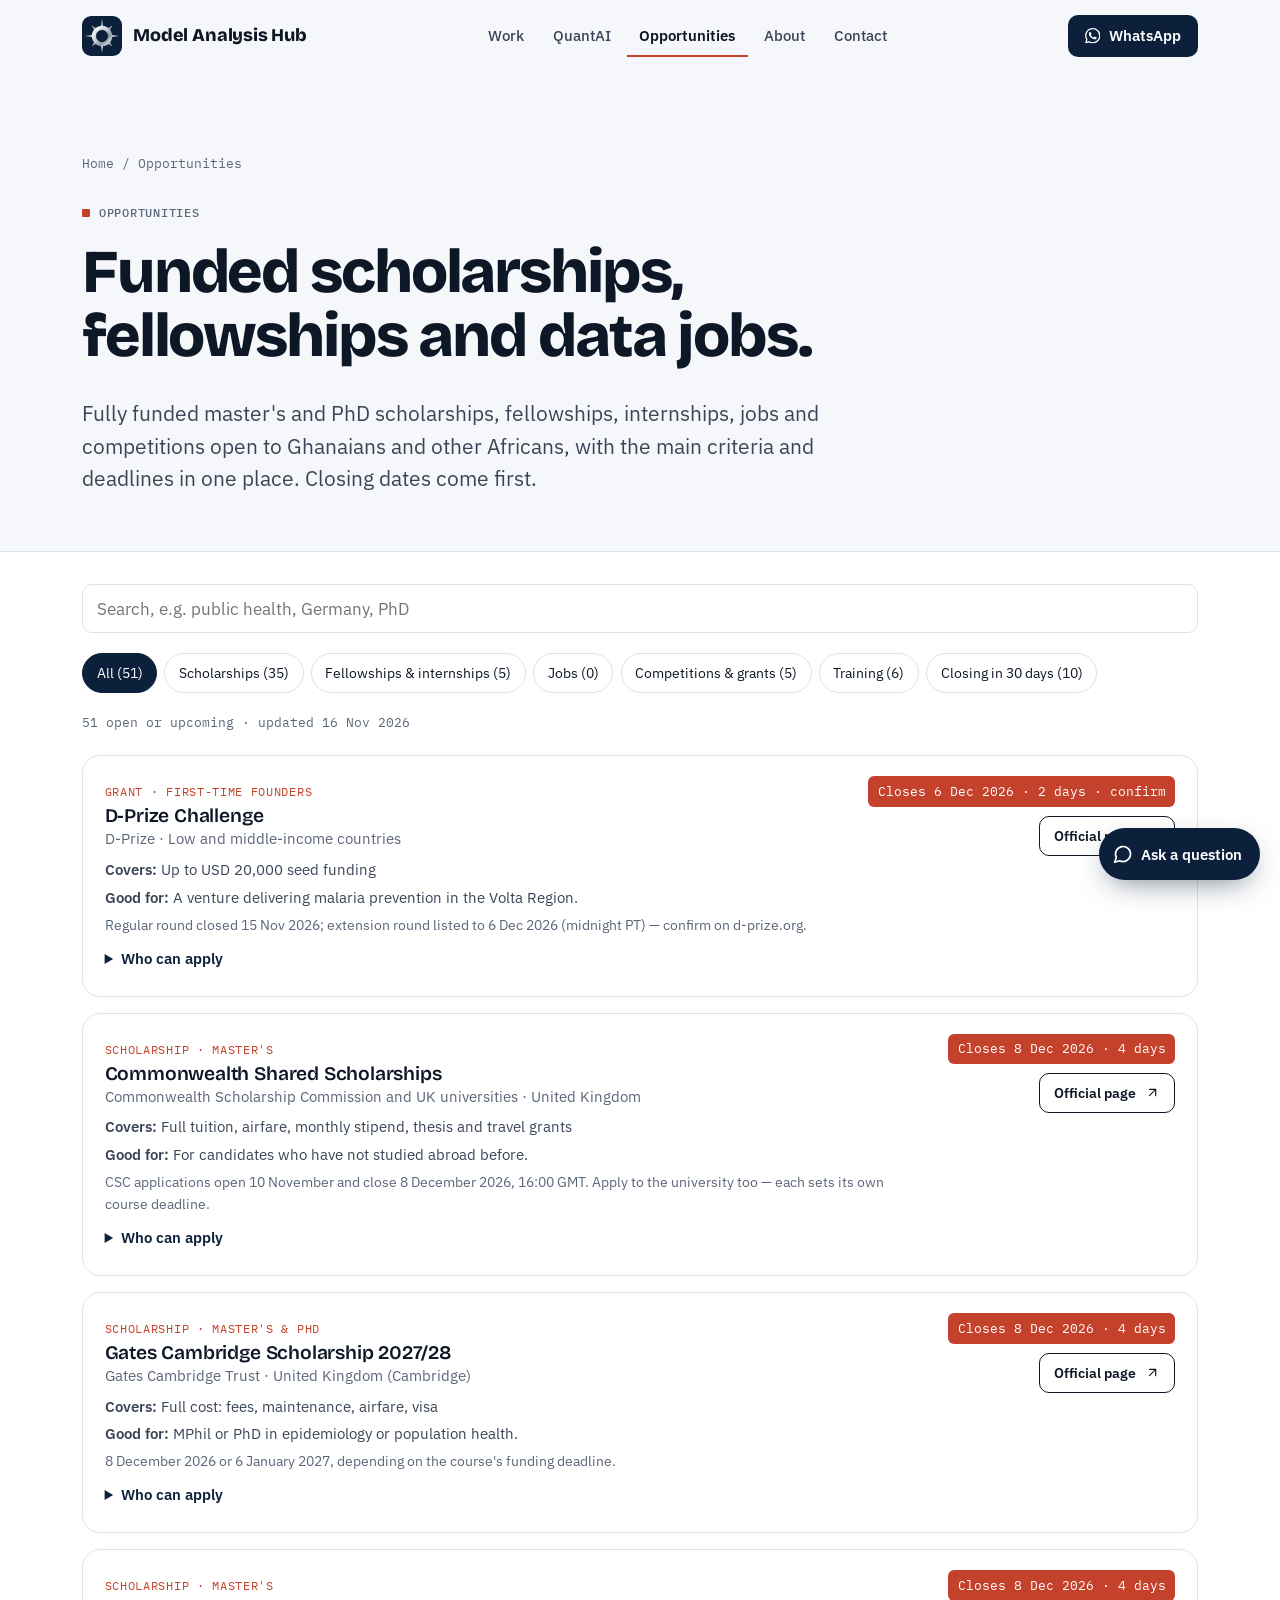
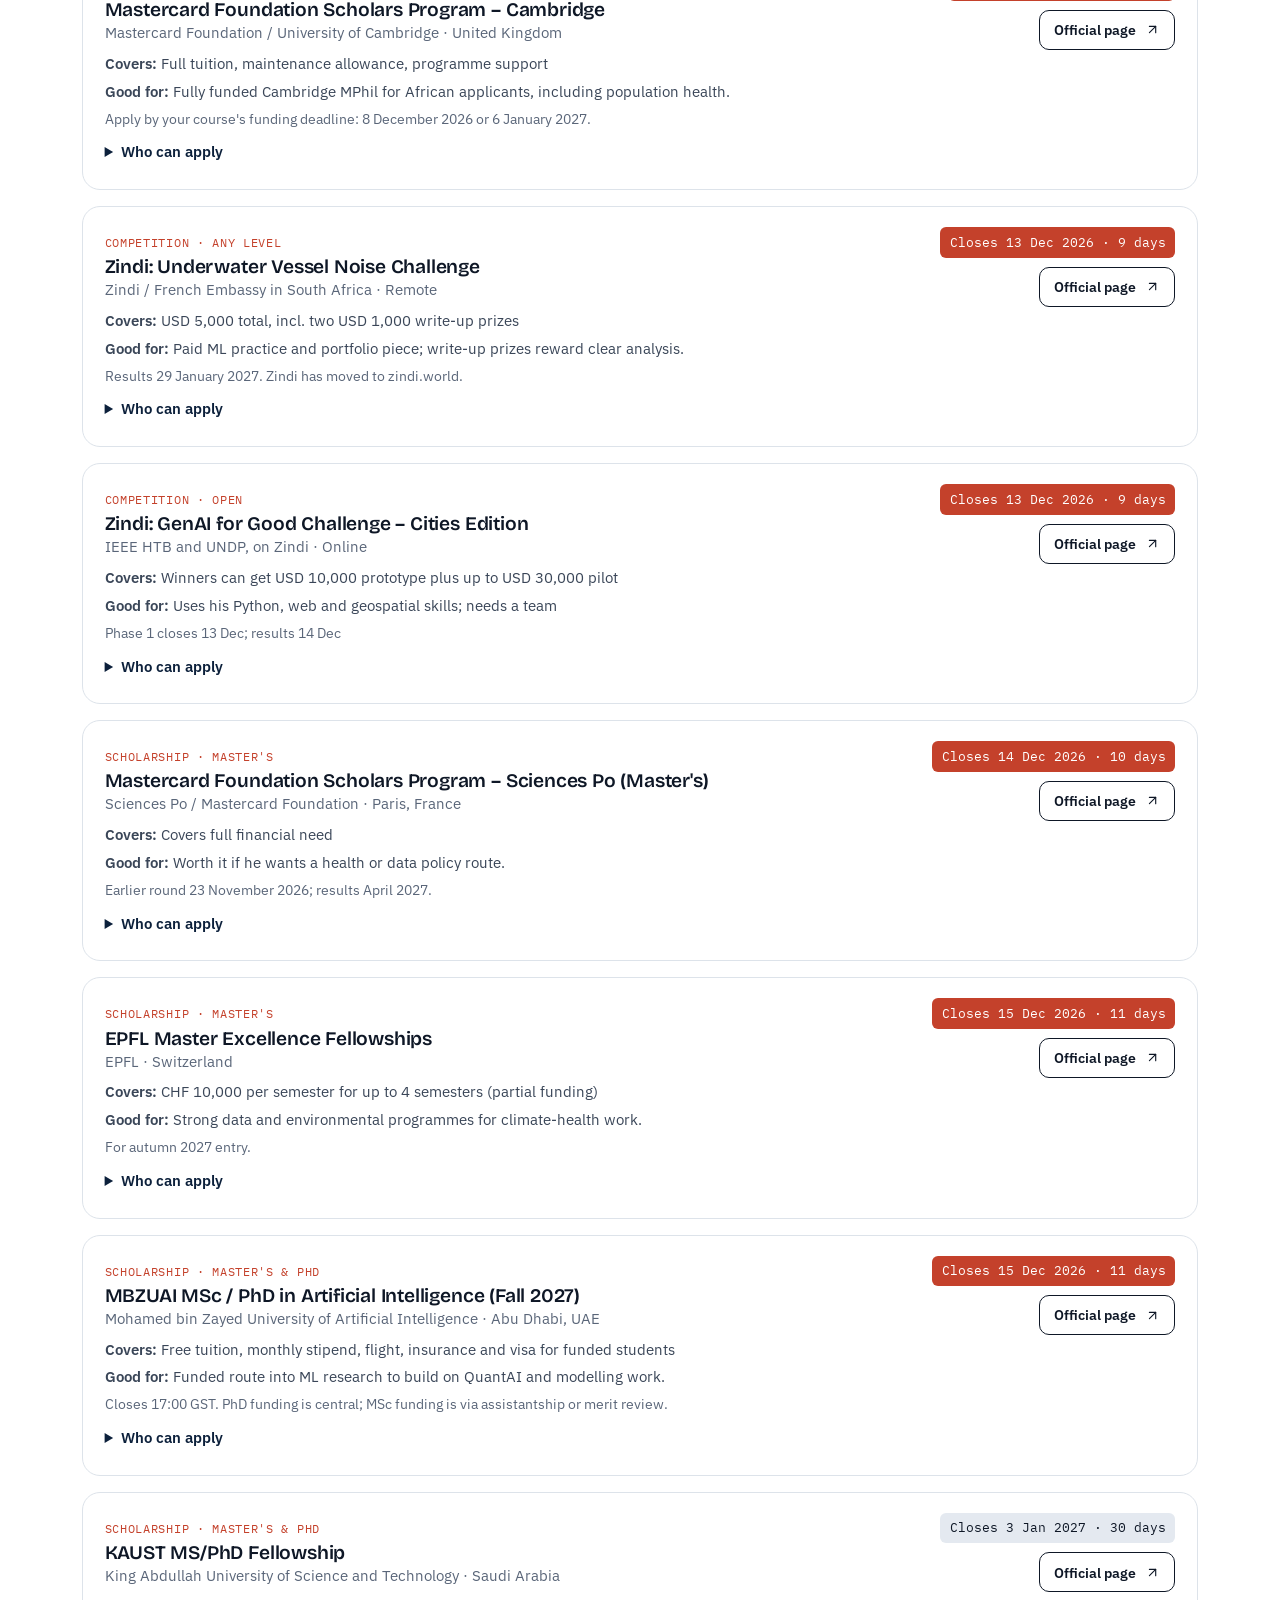
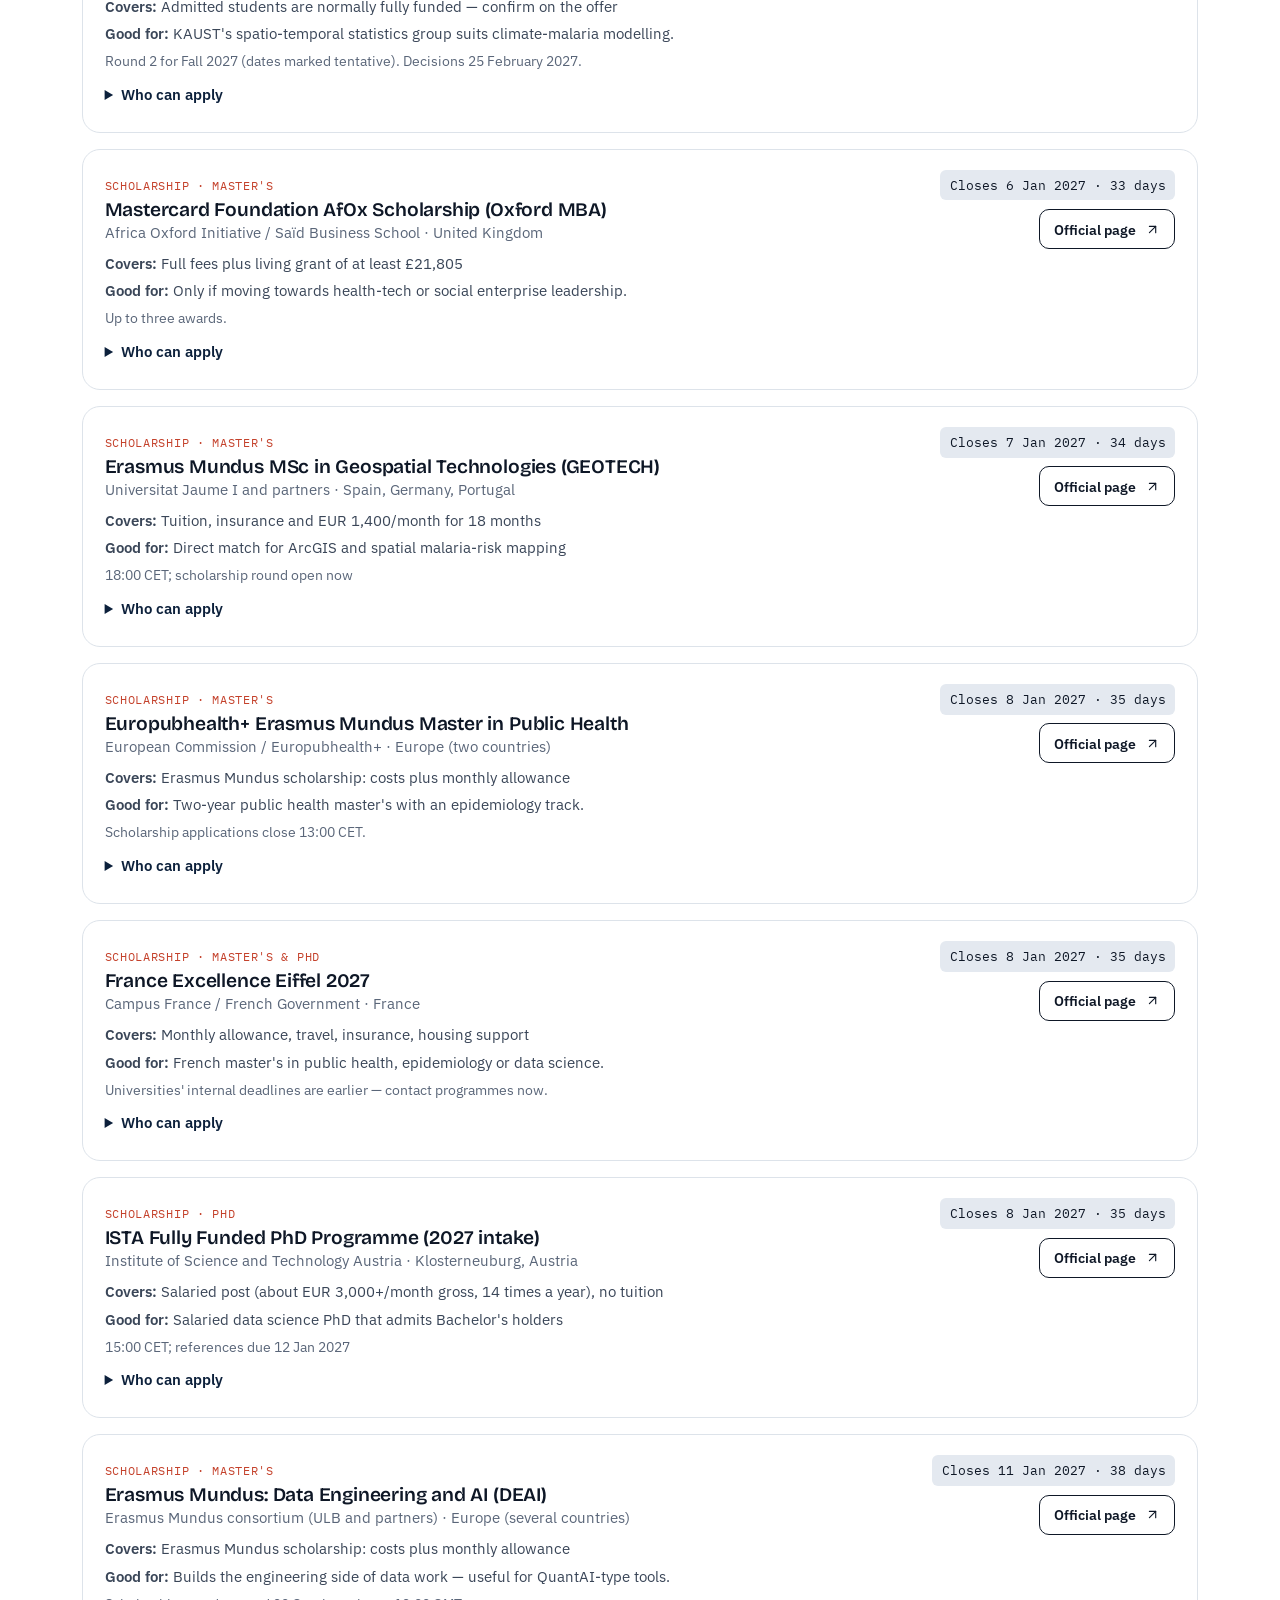
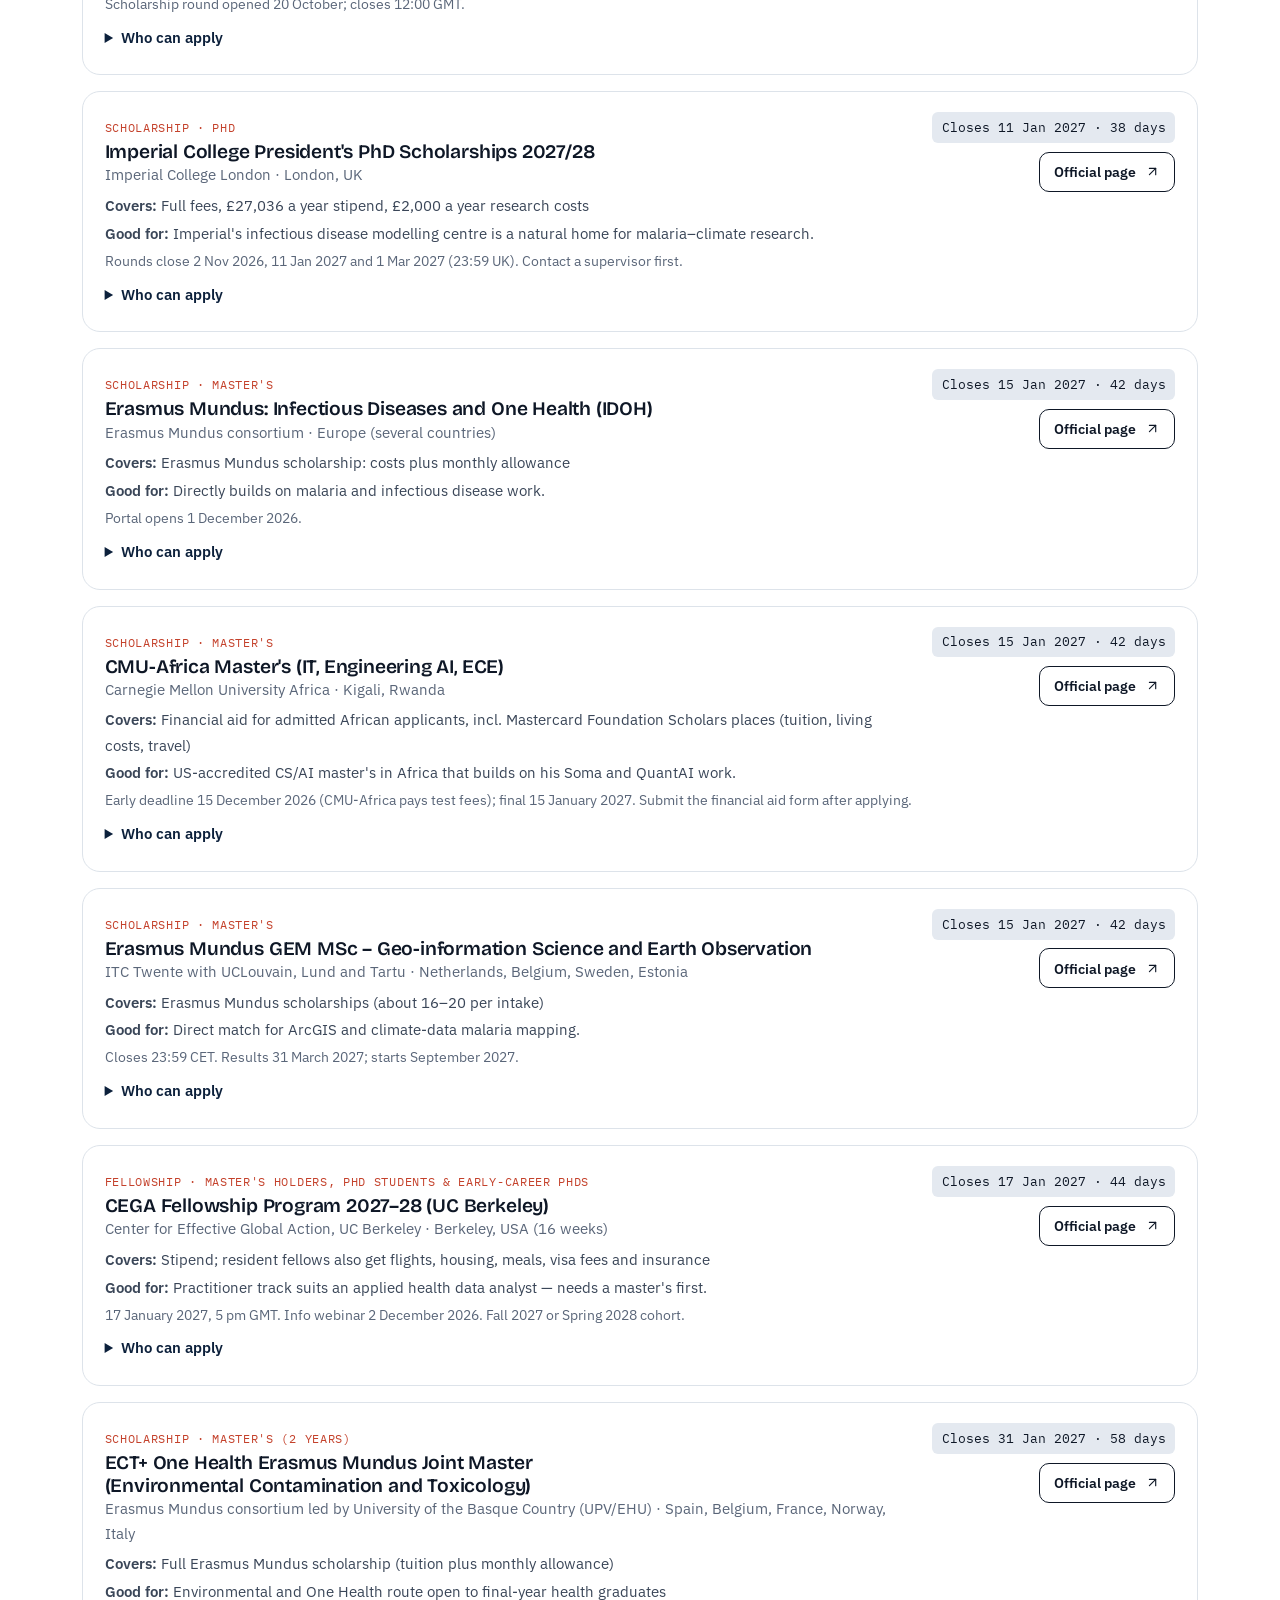
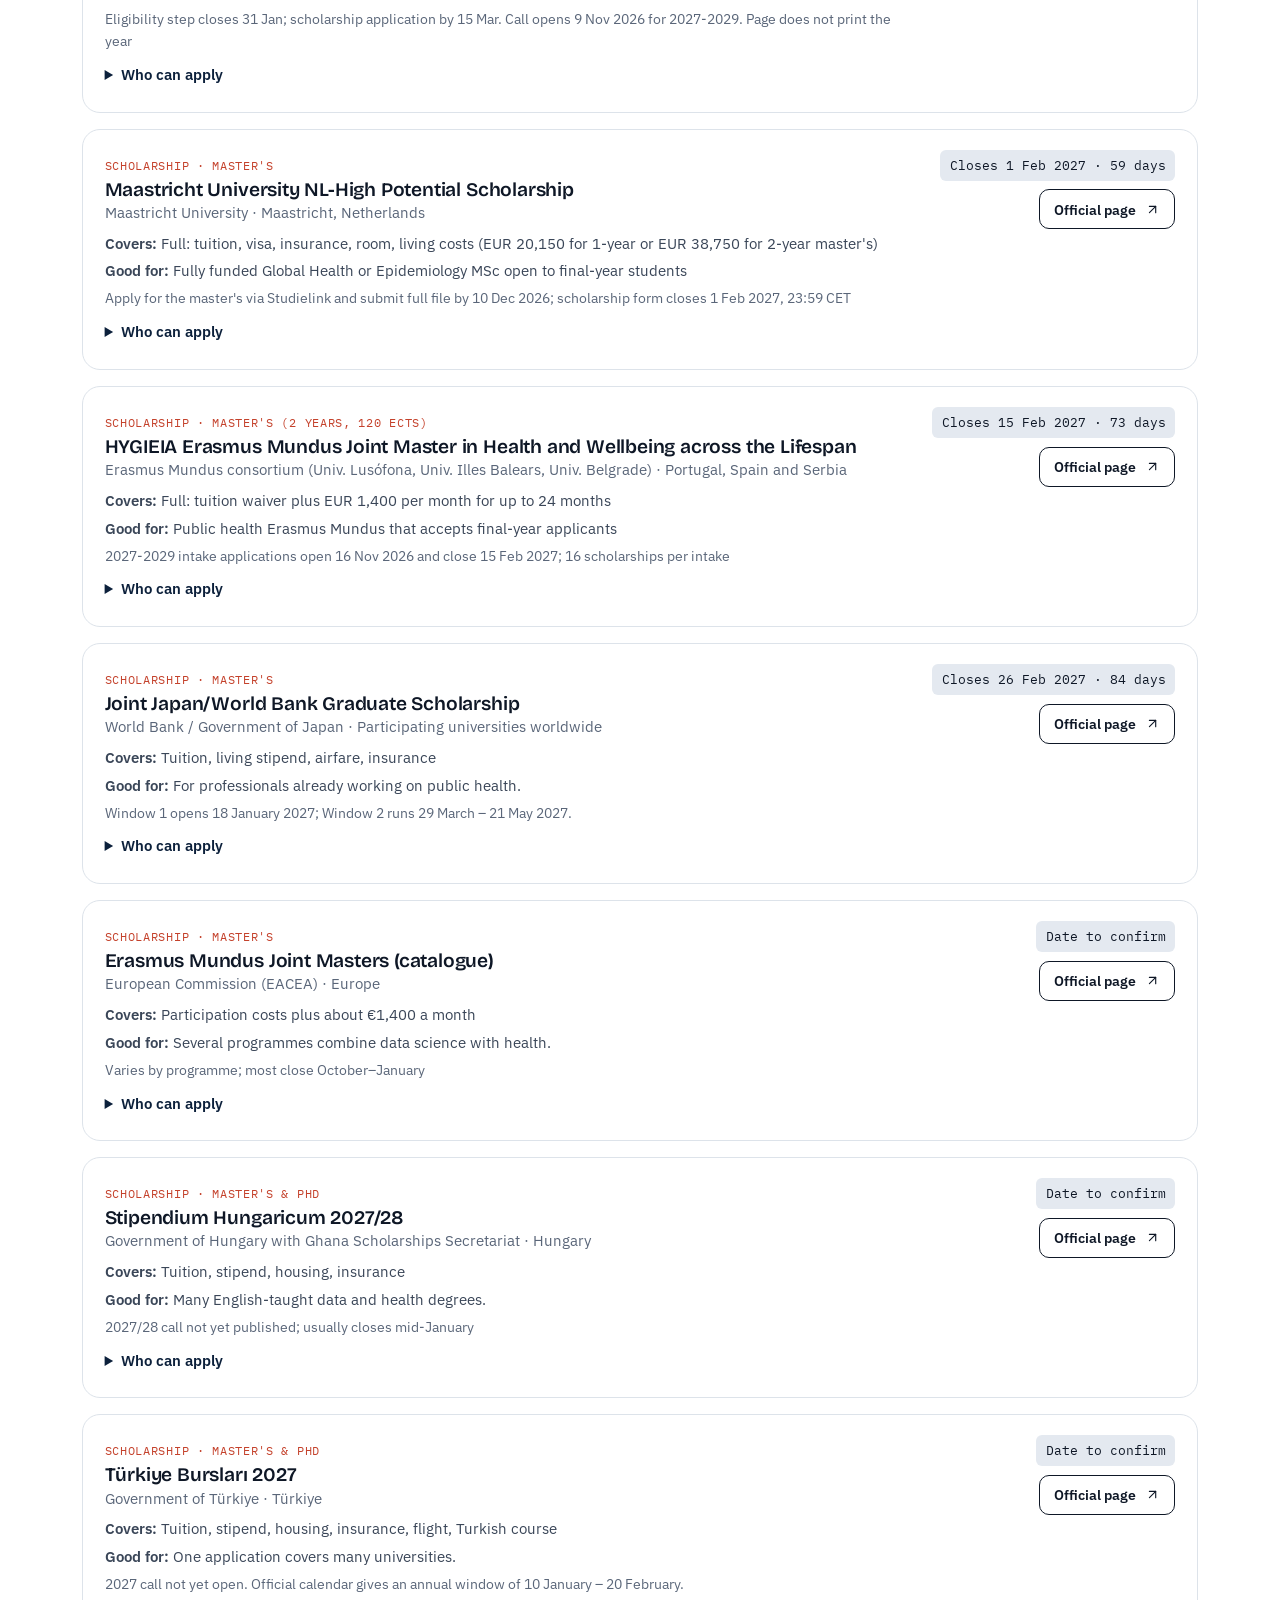
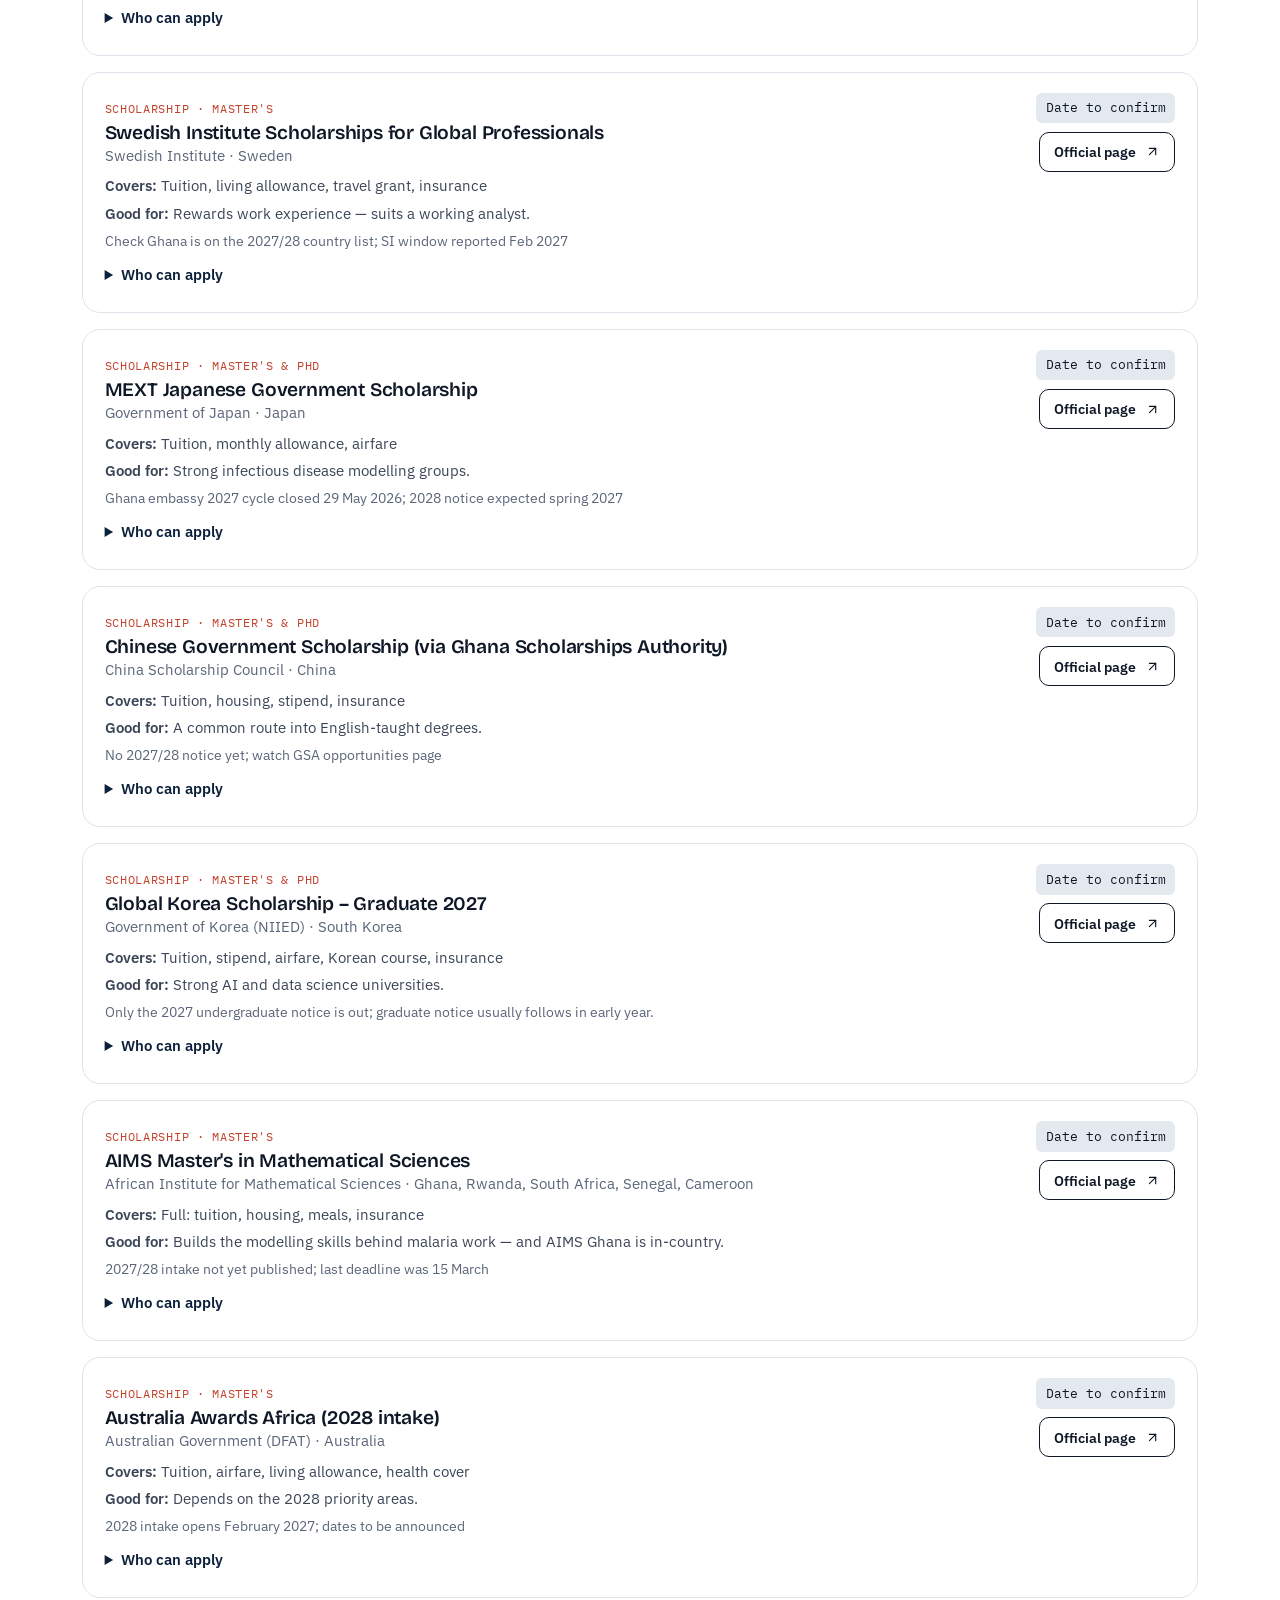
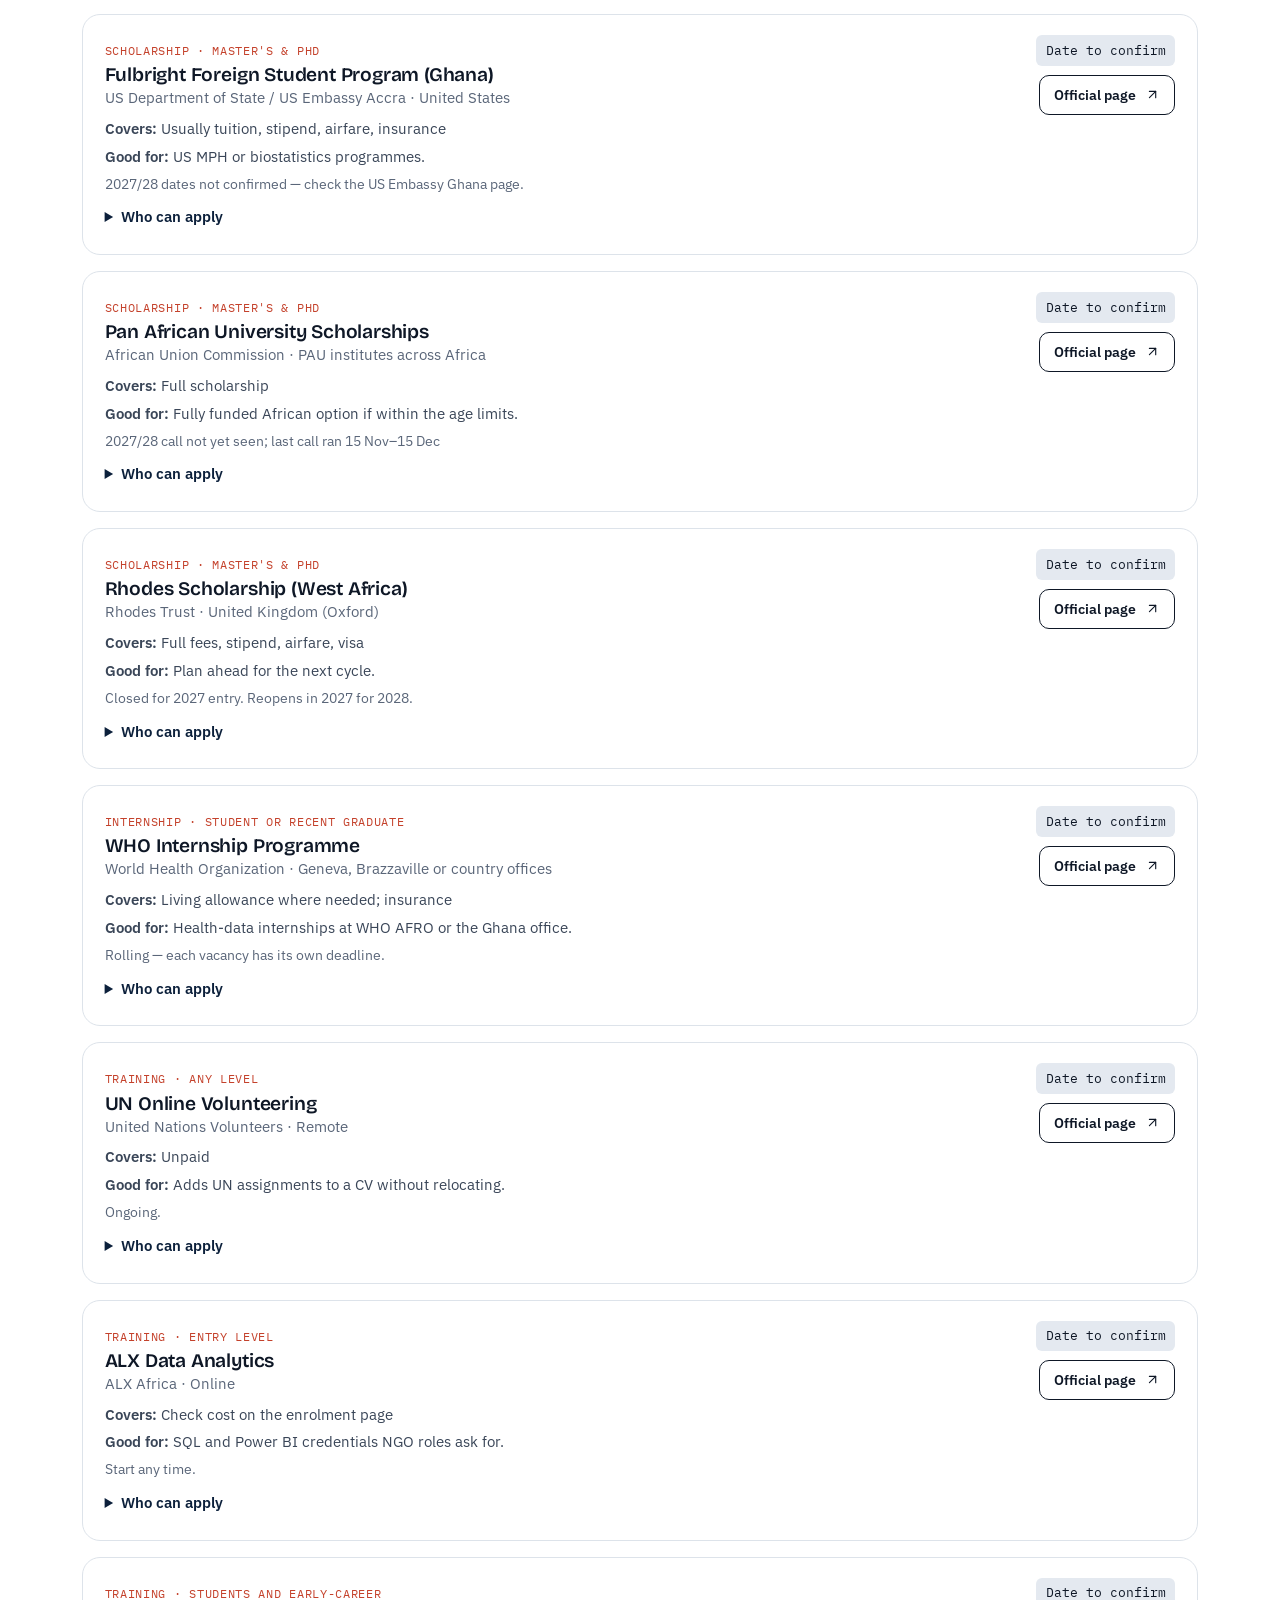
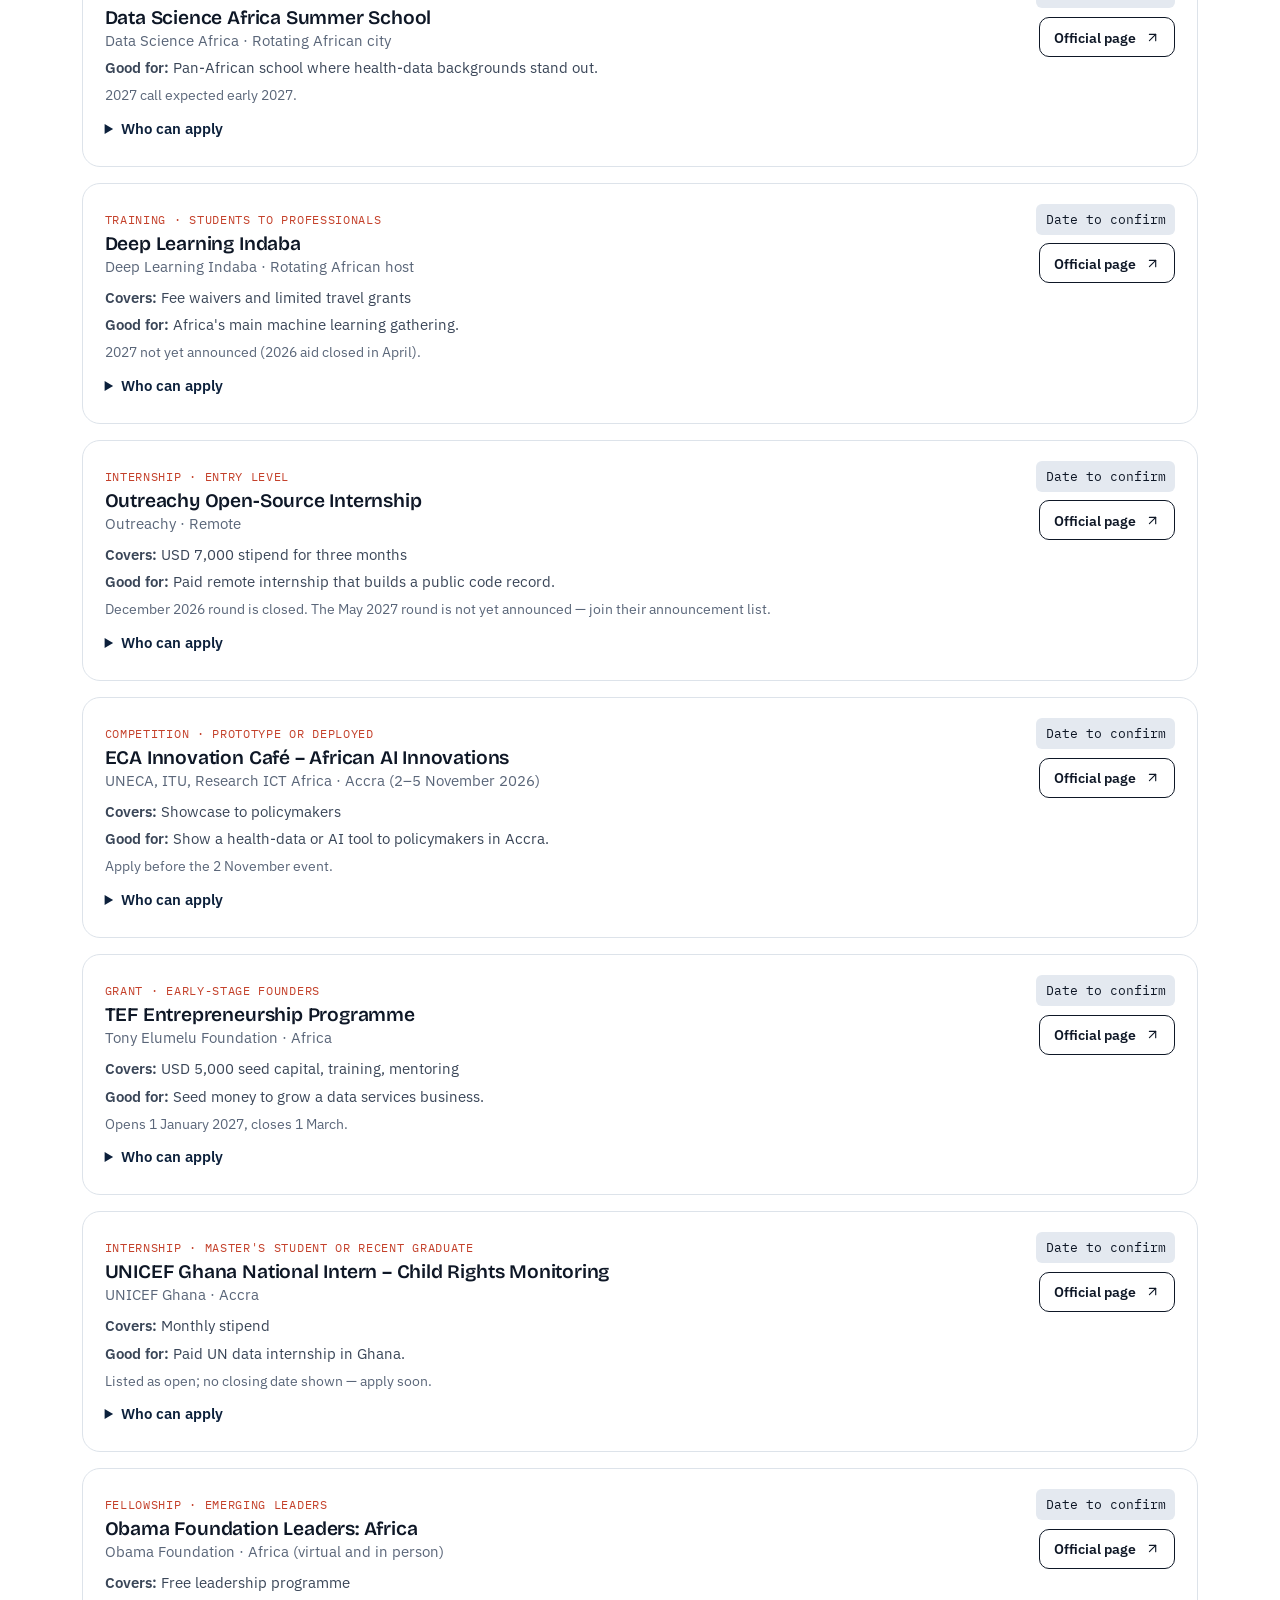
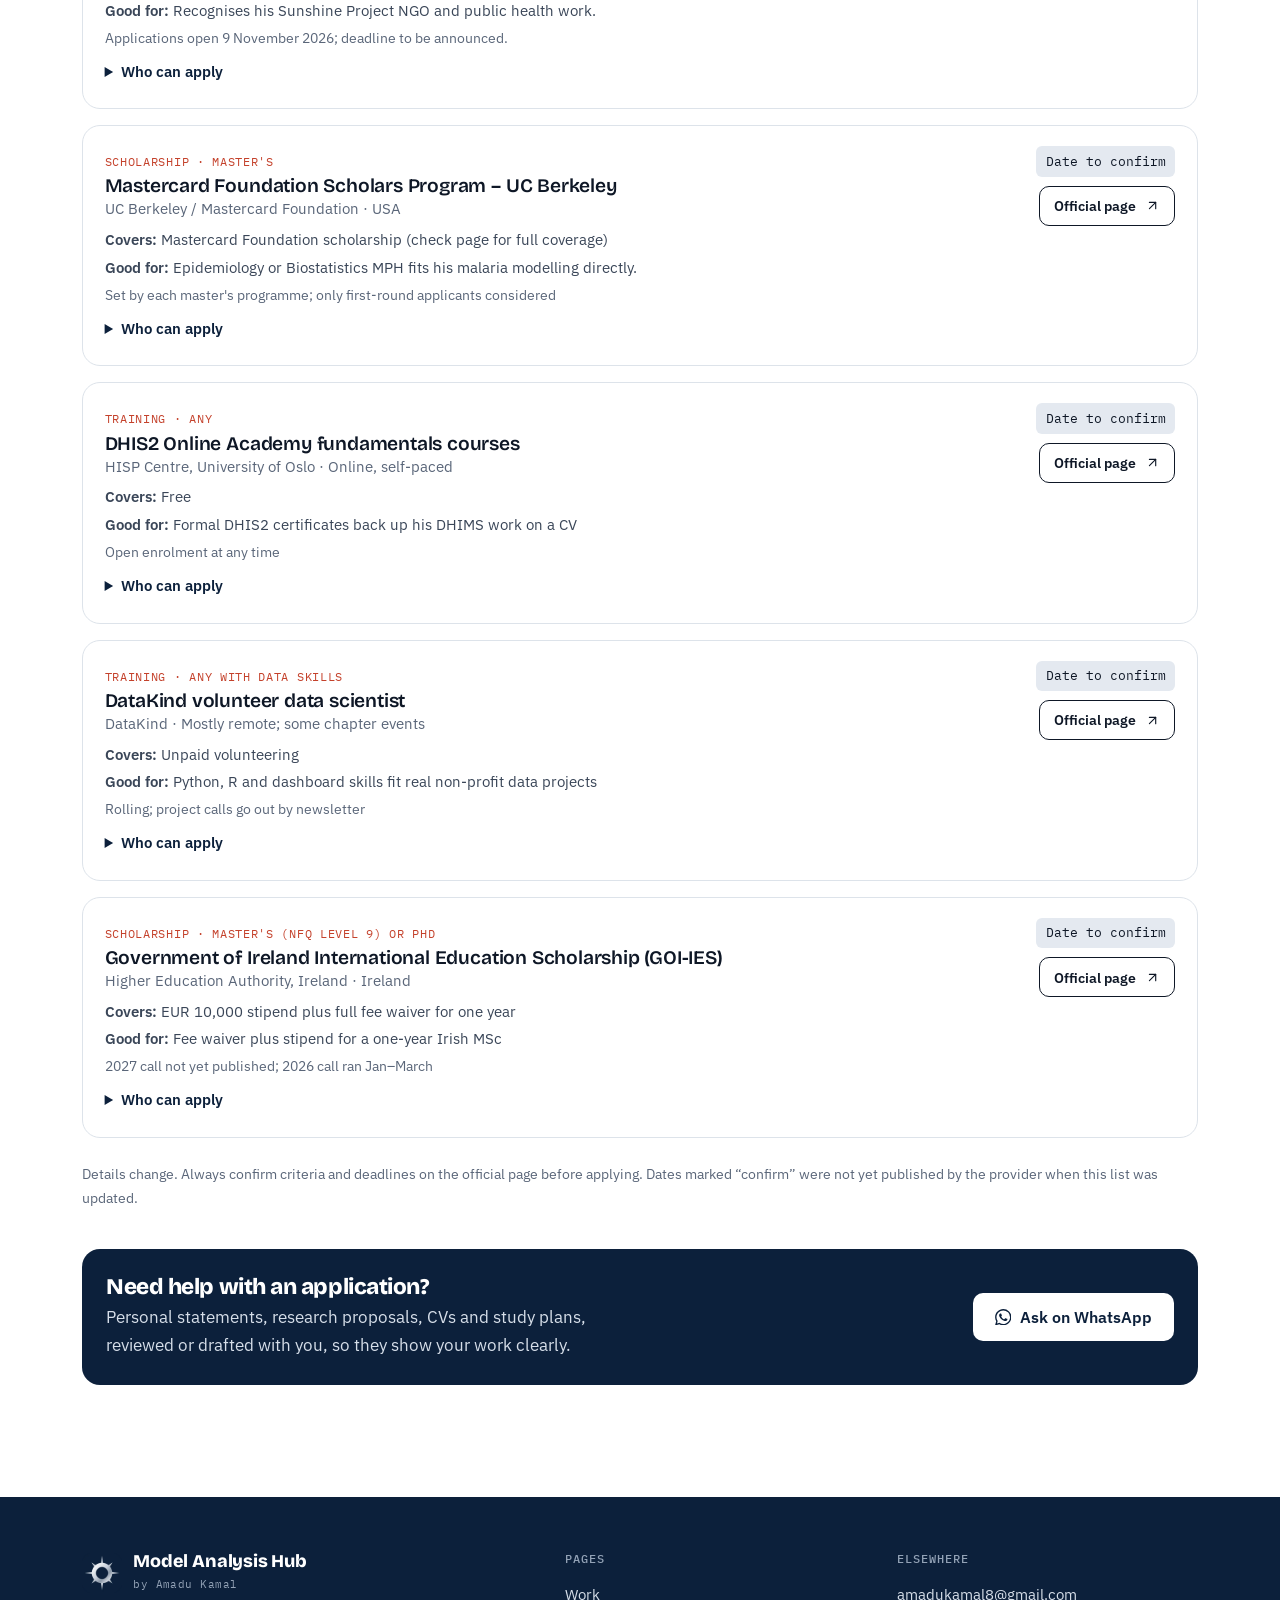
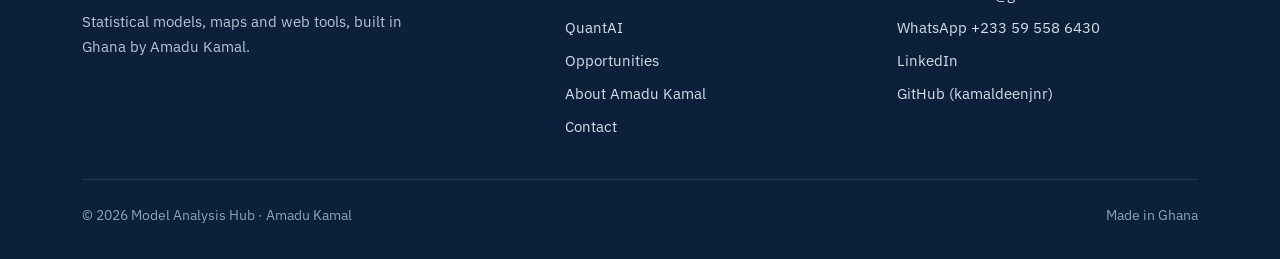
<file: opportunities.html>
<!doctype html>
<html lang="en" class="no-js">
<head>
<meta charset="utf-8">
<meta name="viewport" content="width=device-width, initial-scale=1">
<title>Opportunities</title>
<meta name="description" content="Fully funded scholarships, fellowships, internships, data jobs and competitions open to Ghanaians and Africans, with criteria and deadlines. Updated every week.">
<meta name="author" content="Amadu Kamal">
<meta name="google-site-verification" content="Pt5oXq1ZHAFa3sKu0Z5aOgnvR7AyB0WggZqfOcq45DY">
<link rel="canonical" href="https://modelanalysishub.com/opportunities">
<meta name="theme-color" content="#0C203B">
<meta property="og:type" content="website">
<meta property="og:site_name" content="Model Analysis Hub">
<meta property="og:title" content="Opportunities">
<meta property="og:description" content="Fully funded scholarships, fellowships, internships, data jobs and competitions open to Ghanaians and Africans, with criteria and deadlines. Updated every week.">
<meta property="og:url" content="https://modelanalysishub.com/opportunities">
<meta property="og:image" content="https://modelanalysishub.com/assets/img/og-amadu-kamal.jpg">
<meta property="og:image:width" content="1200">
<meta property="og:image:height" content="630">
<meta property="og:image:alt" content="Amadu Kamal, founder of Model Analysis Hub">
<meta property="og:locale" content="en_GB">
<meta name="twitter:card" content="summary_large_image">
<meta name="twitter:title" content="Opportunities">
<meta name="twitter:description" content="Fully funded scholarships, fellowships, internships, data jobs and competitions open to Ghanaians and Africans, with criteria and deadlines. Updated every week.">
<meta name="twitter:image" content="https://modelanalysishub.com/assets/img/og-amadu-kamal.jpg">
<link rel="icon" href="/favicon.ico" sizes="48x48">
<link rel="icon" href="/assets/img/icon.svg" type="image/svg+xml">
<link rel="icon" href="/assets/img/favicon-96.png" type="image/png" sizes="96x96">
<link rel="icon" href="/assets/img/favicon-192.png" type="image/png" sizes="192x192">
<link rel="apple-touch-icon" href="/assets/img/apple-touch-icon.png">
<link rel="manifest" href="/site.webmanifest">
<link rel="preload" href="assets/fonts/bricolage-grotesque-latin-800-normal.woff2" as="font" type="font/woff2" crossorigin>
<link rel="preload" href="assets/fonts/bricolage-grotesque-latin-600-normal.woff2" as="font" type="font/woff2" crossorigin>
<link rel="preload" href="assets/fonts/ibm-plex-sans-latin-400-normal.woff2" as="font" type="font/woff2" crossorigin>
<link rel="preload" href="assets/fonts/ibm-plex-mono-latin-500-normal.woff2" as="font" type="font/woff2" crossorigin>
<link rel="stylesheet" href="assets/css/site.css">
<script type="application/ld+json">{"@context":"https://schema.org","@type":"CollectionPage","name":"Scholarships and opportunities","url":"https://modelanalysishub.com/opportunities","description":"Fully funded scholarships, fellowships, internships, data jobs and competitions open to Ghanaians and Africans, with criteria and deadlines. Updated every week.","isPartOf":{"@id":"https://modelanalysishub.com/#website"},"publisher":{"@id":"https://modelanalysishub.com/#org"}}</script>
<style>
.opp-tools{display:flex;flex-wrap:wrap;gap:.6rem;align-items:center;margin:0 0 1.2rem}
.opp-tools input{flex:1 1 220px;min-height:44px;padding:.6rem .9rem;border:1.5px solid var(--line);border-radius:10px;font:inherit;background:#fff}
.chips{display:flex;flex-wrap:wrap;gap:.45rem;margin-bottom:1.6rem}
.chips button{font:inherit;font-size:.9rem;padding:.45rem .85rem;border-radius:999px;border:1.5px solid var(--line);background:#fff;color:var(--ink);cursor:pointer;min-height:40px}
.chips button[aria-pressed="true"]{background:var(--navy);border-color:var(--navy);color:#fff}
.opp-meta{font-family:var(--f-mono);font-size:.8rem;color:var(--steel);margin:-.4rem 0 1.4rem}
.opp-list{display:grid;gap:1rem}
.opp{background:#fff;border:1px solid var(--line);border-radius:var(--r-lg);padding:1.25rem 1.35rem;display:grid;grid-template-columns:1fr auto;gap:.4rem 1.2rem}
.opp h3{font-size:1.2rem;letter-spacing:-.01em;margin:0;line-height:1.2}
.opp .who{color:var(--steel);font-size:.92rem;margin:0}
.opp .fund{margin:.35rem 0 0;color:var(--ink-2);font-size:.96rem}
.opp .fit{margin:.2rem 0 0;font-size:.94rem;color:var(--ink-2)}
.opp details{grid-column:1/-1;font-size:.94rem}
.opp summary{cursor:pointer;font-weight:600;color:var(--navy);padding:.25rem 0}
.opp details ul{margin:.4rem 0 .2rem;padding-left:1.2rem}
.opp .side{display:flex;flex-direction:column;align-items:flex-end;gap:.55rem;text-align:right}
.due{font-family:var(--f-mono);font-size:.8rem;padding:.3rem .6rem;border-radius:6px;background:var(--silver-2);color:var(--ink);white-space:nowrap}
.due.soon{background:var(--signal);color:#fff}
.due.open{background:#E6F2EA;color:#1F5E3A}
.kind{font-family:var(--f-mono);font-size:.72rem;letter-spacing:.06em;text-transform:uppercase;color:var(--signal)}
.opp .note{font-size:.85rem;color:var(--steel);margin:.2rem 0 0}
.opp .btn{min-height:40px;padding:.5rem .9rem;font-size:.9rem}
.empty{padding:2rem;text-align:center;color:var(--steel);border:1px dashed var(--line);border-radius:var(--r-lg)}
.help-box{margin-top:2.5rem;background:var(--navy);color:#fff;border-radius:var(--r-lg);padding:1.6rem 1.5rem;display:flex;flex-wrap:wrap;gap:1rem;align-items:center;justify-content:space-between}
.help-box p{margin:0;max-width:52ch;color:#D6DEE9}
.help-box h2{color:#fff;font-size:1.4rem;margin:0 0 .3rem}
@media (max-width:640px){.opp{grid-template-columns:1fr}.opp .side{align-items:flex-start;text-align:left;flex-direction:row;flex-wrap:wrap}}
</style>
</head>
<body>
<svg xmlns="http://www.w3.org/2000/svg" style="display:none" aria-hidden="true"><symbol id="i-arrow-right" viewBox="0 0 24 24"><path d="M5 12h14" /> <path d="m12 5 7 7-7 7" /></symbol><symbol id="i-arrow-up-right" viewBox="0 0 24 24"><path d="M7 7h10v10" /> <path d="M7 17 17 7" /></symbol><symbol id="i-b-github" viewBox="0 0 24 24"><path d="M12 .297c-6.63 0-12 5.373-12 12 0 5.303 3.438 9.8 8.205 11.385.6.113.82-.258.82-.577 0-.285-.01-1.04-.015-2.04-3.338.724-4.042-1.61-4.042-1.61C4.422 18.07 3.633 17.7 3.633 17.7c-1.087-.744.084-.729.084-.729 1.205.084 1.838 1.236 1.838 1.236 1.07 1.835 2.809 1.305 3.495.998.108-.776.417-1.305.76-1.605-2.665-.3-5.466-1.332-5.466-5.93 0-1.31.465-2.38 1.235-3.22-.135-.303-.54-1.523.105-3.176 0 0 1.005-.322 3.3 1.23.96-.267 1.98-.399 3-.405 1.02.006 2.04.138 3 .405 2.28-1.552 3.285-1.23 3.285-1.23.645 1.653.24 2.873.12 3.176.765.84 1.23 1.91 1.23 3.22 0 4.61-2.805 5.625-5.475 5.92.42.36.81 1.096.81 2.22 0 1.606-.015 2.896-.015 3.286 0 .315.21.69.825.57C20.565 22.092 24 17.592 24 12.297c0-6.627-5.373-12-12-12"/></symbol><symbol id="i-b-linkedin" viewBox="0 0 24 24"><path d="M4.98 3.5a2.5 2.5 0 1 1 0 5 2.5 2.5 0 0 1 0-5zM3 9.75h4v11H3zM9.5 9.75h3.8v1.6h.06c.53-.95 1.83-1.95 3.77-1.95 4.03 0 4.77 2.55 4.77 5.87v5.48h-4v-4.86c0-1.16-.02-2.65-1.66-2.65-1.66 0-1.92 1.26-1.92 2.57v4.94h-4z"/></symbol><symbol id="i-b-whatsapp" viewBox="0 0 24 24"><path d="M17.472 14.382c-.297-.149-1.758-.867-2.03-.967-.273-.099-.471-.148-.67.15-.197.297-.767.966-.94 1.164-.173.199-.347.223-.644.075-.297-.15-1.255-.463-2.39-1.475-.883-.788-1.48-1.761-1.653-2.059-.173-.297-.018-.458.13-.606.134-.133.298-.347.446-.52.149-.174.198-.298.298-.497.099-.198.05-.371-.025-.52-.075-.149-.669-1.612-.916-2.207-.242-.579-.487-.5-.669-.51-.173-.008-.371-.01-.57-.01-.198 0-.52.074-.792.372-.272.297-1.04 1.016-1.04 2.479 0 1.462 1.065 2.875 1.213 3.074.149.198 2.096 3.2 5.077 4.487.709.306 1.262.489 1.694.625.712.227 1.36.195 1.871.118.571-.085 1.758-.719 2.006-1.413.248-.694.248-1.289.173-1.413-.074-.124-.272-.198-.57-.347m-5.421 7.403h-.004a9.87 9.87 0 01-5.031-1.378l-.361-.214-3.741.982.998-3.648-.235-.374a9.86 9.86 0 01-1.51-5.26c.001-5.45 4.436-9.884 9.888-9.884 2.64 0 5.122 1.03 6.988 2.898a9.825 9.825 0 012.893 6.994c-.003 5.45-4.437 9.884-9.885 9.884m8.413-18.297A11.815 11.815 0 0012.05 0C5.495 0 .16 5.335.157 11.892c0 2.096.547 4.142 1.588 5.945L.057 24l6.305-1.654a11.882 11.882 0 005.683 1.448h.005c6.554 0 11.89-5.335 11.893-11.893a11.821 11.821 0 00-3.48-8.413Z"/></symbol><symbol id="i-calendar" viewBox="0 0 24 24"><path d="M8 2v3" /> <path d="M16 2v3" /> <rect x="3" y="3" width="18" height="18" rx="2" /> <path d="M3 9h18" /></symbol><symbol id="i-chart-line" viewBox="0 0 24 24"><path d="M3 3v16a2 2 0 0 0 2 2h16" /> <path d="m19 9-5 5-4-4-3 3" /></symbol><symbol id="i-chart-scatter" viewBox="0 0 24 24"><circle cx="7.5" cy="7.5" r=".5" fill="currentColor" /> <circle cx="18.5" cy="5.5" r=".5" fill="currentColor" /> <circle cx="11.5" cy="11.5" r=".5" fill="currentColor" /> <circle cx="7.5" cy="16.5" r=".5" fill="currentColor" /> <circle cx="17.5" cy="14.5" r=".5" fill="currentColor" /> <path d="M3 3v16a2 2 0 0 0 2 2h16" /></symbol><symbol id="i-check" viewBox="0 0 24 24"><path d="M20 6 9 17l-5-5" /></symbol><symbol id="i-chevron-down" viewBox="0 0 24 24"><path d="m6 9 6 6 6-6" /></symbol><symbol id="i-code" viewBox="0 0 24 24"><path d="m16 18 6-6-6-6" /> <path d="m8 6-6 6 6 6" /></symbol><symbol id="i-copy" viewBox="0 0 24 24"><rect width="14" height="14" x="8" y="8" rx="2" ry="2" /> <path d="M4 16c-1.1 0-2-.9-2-2V4c0-1.1.9-2 2-2h10c1.1 0 2 .9 2 2" /></symbol><symbol id="i-database" viewBox="0 0 24 24"><ellipse cx="12" cy="5" rx="9" ry="3" /> <path d="M3 5V19A9 3 0 0 0 21 19V5" /> <path d="M3 12A9 3 0 0 0 21 12" /></symbol><symbol id="i-download" viewBox="0 0 24 24"><path d="M12 15V3" /> <path d="M21 15v4a2 2 0 0 1-2 2H5a2 2 0 0 1-2-2v-4" /> <path d="m7 10 5 5 5-5" /></symbol><symbol id="i-file-spreadsheet" viewBox="0 0 24 24"><path d="M6 22a2 2 0 0 1-2-2V4a2 2 0 0 1 2-2h8a2.4 2.4 0 0 1 1.704.706l3.588 3.588A2.4 2.4 0 0 1 20 8v12a2 2 0 0 1-2 2z" /> <path d="M14 2v5a1 1 0 0 0 1 1h5" /> <path d="M8 13h2" /> <path d="M14 13h2" /> <path d="M8 17h2" /> <path d="M14 17h2" /></symbol><symbol id="i-flask-conical" viewBox="0 0 24 24"><path d="M14 2v6a2 2 0 0 0 .245.96l5.51 10.08A2 2 0 0 1 18 22H6a2 2 0 0 1-1.755-2.96l5.51-10.08A2 2 0 0 0 10 8V2" /> <path d="M6.453 15h11.094" /> <path d="M8.5 2h7" /></symbol><symbol id="i-globe" viewBox="0 0 24 24"><circle cx="12" cy="12" r="10" /> <path d="M12 2a14.5 14.5 0 0 0 0 20 14.5 14.5 0 0 0 0-20" /> <path d="M2 12h20" /></symbol><symbol id="i-grid-3x3" viewBox="0 0 24 24"><rect width="18" height="18" x="3" y="3" rx="2" /> <path d="M3 9h18" /> <path d="M3 15h18" /> <path d="M9 3v18" /> <path d="M15 3v18" /></symbol><symbol id="i-info" viewBox="0 0 24 24"><circle cx="12" cy="12" r="10" /> <path d="M12 16v-4" /> <path d="M12 8h.01" /></symbol><symbol id="i-layers" viewBox="0 0 24 24"><path d="M12.83 2.18a2 2 0 0 0-1.66 0L2.6 6.08a1 1 0 0 0 0 1.83l8.58 3.91a2 2 0 0 0 1.66 0l8.58-3.9a1 1 0 0 0 0-1.83z" /> <path d="M2 12a1 1 0 0 0 .58.91l8.6 3.91a2 2 0 0 0 1.65 0l8.58-3.9A1 1 0 0 0 22 12" /> <path d="M2 17a1 1 0 0 0 .58.91l8.6 3.91a2 2 0 0 0 1.65 0l8.58-3.9A1 1 0 0 0 22 17" /></symbol><symbol id="i-lightbulb" viewBox="0 0 24 24"><path d="M15 14c.2-1 .7-1.7 1.5-2.5 1-.9 1.5-2.2 1.5-3.5A6 6 0 0 0 6 8c0 1 .2 2.2 1.5 3.5.7.7 1.3 1.5 1.5 2.5" /> <path d="M9 18h6" /> <path d="M10 22h4" /></symbol><symbol id="i-mail" viewBox="0 0 24 24"><path d="m22 7-8.991 5.727a2 2 0 0 1-2.009 0L2 7" /> <rect x="2" y="4" width="20" height="16" rx="2" /></symbol><symbol id="i-map" viewBox="0 0 24 24"><path d="M14.106 5.553a2 2 0 0 0 1.788 0l3.659-1.83A1 1 0 0 1 21 4.619v12.764a1 1 0 0 1-.553.894l-4.553 2.277a2 2 0 0 1-1.788 0l-4.212-2.106a2 2 0 0 0-1.788 0l-3.659 1.83A1 1 0 0 1 3 19.381V6.618a1 1 0 0 1 .553-.894l4.553-2.277a2 2 0 0 1 1.788 0z" /> <path d="M15 5.764v15" /> <path d="M9 3.236v15" /></symbol><symbol id="i-map-pin" viewBox="0 0 24 24"><path d="M20 10c0 4.993-5.539 10.193-7.399 11.799a1 1 0 0 1-1.202 0C9.539 20.193 4 14.993 4 10a8 8 0 0 1 16 0" /> <circle cx="12" cy="10" r="3" /></symbol><symbol id="i-menu" viewBox="0 0 24 24"><path d="M4 5h16" /> <path d="M4 12h16" /> <path d="M4 19h16" /></symbol><symbol id="i-message-circle" viewBox="0 0 24 24"><path d="M2.992 16.342a2 2 0 0 1 .094 1.167l-1.065 3.29a1 1 0 0 0 1.236 1.168l3.413-.998a2 2 0 0 1 1.099.092 10 10 0 1 0-4.777-4.719" /></symbol><symbol id="i-printer" viewBox="0 0 24 24"><path d="M6 18H4a2 2 0 0 1-2-2v-5a2 2 0 0 1 2-2h16a2 2 0 0 1 2 2v5a2 2 0 0 1-2 2h-2" /> <path d="M6 9V3a1 1 0 0 1 1-1h10a1 1 0 0 1 1 1v6" /> <rect x="6" y="14" width="12" height="8" rx="1" /></symbol><symbol id="i-refresh-cw" viewBox="0 0 24 24"><path d="M3 12a9 9 0 0 1 9-9 9.75 9.75 0 0 1 6.74 2.74L21 8" /> <path d="M21 3v5h-5" /> <path d="M21 12a9 9 0 0 1-9 9 9.75 9.75 0 0 1-6.74-2.74L3 16" /> <path d="M8 16H3v5" /></symbol><symbol id="i-send" viewBox="0 0 24 24"><path d="M14.536 21.686a.5.5 0 0 0 .937-.024l6.5-19a.496.496 0 0 0-.635-.635l-19 6.5a.5.5 0 0 0-.024.937l7.93 3.18a2 2 0 0 1 1.112 1.11z" /> <path d="m21.854 2.147-10.94 10.939" /></symbol><symbol id="i-shield-check" viewBox="0 0 24 24"><path d="M20 13c0 5-3.5 7.5-7.66 8.95a1 1 0 0 1-.67-.01C7.5 20.5 4 18 4 13V6a1 1 0 0 1 1-1c2 0 4.5-1.2 6.24-2.72a1.17 1.17 0 0 1 1.52 0C14.51 3.81 17 5 19 5a1 1 0 0 1 1 1z" /> <path d="m9 12 2 2 4-4" /></symbol><symbol id="i-sigma" viewBox="0 0 24 24"><path d="M18 7V5a1 1 0 0 0-1-1H6.5a.5.5 0 0 0-.4.8l4.5 6a2 2 0 0 1 0 2.4l-4.5 6a.5.5 0 0 0 .4.8H17a1 1 0 0 0 1-1v-2" /></symbol><symbol id="i-sparkles" viewBox="0 0 24 24"><path d="M11.017 2.814a1 1 0 0 1 1.966 0l1.051 5.558a2 2 0 0 0 1.594 1.594l5.558 1.051a1 1 0 0 1 0 1.966l-5.558 1.051a2 2 0 0 0-1.594 1.594l-1.051 5.558a1 1 0 0 1-1.966 0l-1.051-5.558a2 2 0 0 0-1.594-1.594l-5.558-1.051a1 1 0 0 1 0-1.966l5.558-1.051a2 2 0 0 0 1.594-1.594z" /> <path d="M20 2v4" /> <path d="M22 4h-4" /> <circle cx="4" cy="20" r="2" /></symbol><symbol id="i-table" viewBox="0 0 24 24"><path d="M12 3v18" /> <rect width="18" height="18" x="3" y="3" rx="2" /> <path d="M3 9h18" /> <path d="M3 15h18" /></symbol><symbol id="i-trending-up" viewBox="0 0 24 24"><path d="M16 7h6v6" /> <path d="m22 7-8.5 8.5-5-5L2 17" /></symbol><symbol id="i-triangle-alert" viewBox="0 0 24 24"><path d="m21.73 18-8-14a2 2 0 0 0-3.48 0l-8 14A2 2 0 0 0 4 21h16a2 2 0 0 0 1.73-3" /> <path d="M12 9v4" /> <path d="M12 17h.01" /></symbol><symbol id="i-upload" viewBox="0 0 24 24"><path d="M12 3v12" /> <path d="m17 8-5-5-5 5" /> <path d="M21 15v4a2 2 0 0 1-2 2H5a2 2 0 0 1-2-2v-4" /></symbol><symbol id="i-user-round" viewBox="0 0 24 24"><circle cx="12" cy="8" r="5" /> <path d="M20 21a8 8 0 0 0-16 0" /></symbol><symbol id="i-x" viewBox="0 0 24 24"><path d="M18 6 6 18" /> <path d="m6 6 12 12" /></symbol></svg>
<a class="skip" href="#main">Skip to content</a>
<header class="site-header">
  <div class="wrap head-in">
    <a class="brand" href="/" aria-label="Model Analysis Hub, home">
      <img src="assets/img/logo-mark.webp" alt="" width="40" height="40">
      <span><b>Model Analysis Hub</b></span>
    </a>
    <nav class="nav" id="nav" aria-label="Main"><ul><li><a href="/projects">Work</a></li><li><a href="/ai">QuantAI</a></li><li><a href="/opportunities" aria-current="page">Opportunities</a></li><li><a href="/founder">About</a></li><li><a href="/#contact">Contact</a></li></ul></nav>
    <div class="head-cta">
      <a class="btn btn-navy" href="https://wa.me/233595586430" target="_blank" rel="noopener"><svg class="icon solid" aria-hidden="true"><use href="#i-b-whatsapp"/></svg>WhatsApp</a>
      <button class="menu-btn" type="button" aria-controls="nav" aria-expanded="false" aria-label="Open menu"><svg class="icon i-open" aria-hidden="true"><use href="#i-menu"/></svg><svg class="icon i-close" aria-hidden="true"><use href="#i-x"/></svg></button>
    </div>
  </div>
</header>
<main id="main">
<section class="page-hero">
  <div class="wrap">
    <nav class="crumbs" aria-label="Breadcrumb"><a href="/">Home</a> / Opportunities</nav>
    <p class="label">Opportunities</p>
    <h1 class="statement" style="font-size:clamp(2.2rem,5vw,3.8rem);max-width:20ch">Funded scholarships, fellowships and data jobs.</h1>
    <p class="lead">Fully funded master's and PhD scholarships, fellowships, internships, jobs and competitions open to Ghanaians and other Africans, with the main criteria and deadlines in one place. Closing dates come first.</p>
  </div>
</section>
<section class="section on-white" style="padding-top:2rem">
  <div class="wrap">
    <div class="opp-tools"><input id="q" type="search" placeholder="Search, e.g. public health, Germany, PhD" aria-label="Search opportunities"></div>
    <div class="chips" role="group" aria-label="Filter by type">
      <button type="button" data-f="all" aria-pressed="true">All</button>
      <button type="button" data-f="scholarship" aria-pressed="false">Scholarships</button>
      <button type="button" data-f="fellowship internship" aria-pressed="false">Fellowships &amp; internships</button>
      <button type="button" data-f="job" aria-pressed="false">Jobs</button>
      <button type="button" data-f="competition grant" aria-pressed="false">Competitions &amp; grants</button>
      <button type="button" data-f="training" aria-pressed="false">Training</button>
      <button type="button" data-f="soon" aria-pressed="false">Closing in 30 days</button>
    </div>
    <p class="opp-meta" id="meta">Loading…</p>
    <div class="opp-list" id="list"></div>
    <p class="note" style="margin-top:1.5rem;color:var(--steel);font-size:.9rem">Details change. Always confirm criteria and deadlines on the official page before applying. Dates marked “confirm” were not yet published by the provider when this list was updated.</p>
    <div class="help-box">
      <div><h2>Need help with an application?</h2><p>Personal statements, research proposals, CVs and study plans, reviewed or drafted with you, so they show your work clearly.</p></div>
      <a class="btn btn-light" href="https://wa.me/233595586430?text=Hi%2C%20I%20need%20help%20with%20a%20scholarship%20application" target="_blank" rel="noopener"><svg class="icon solid" aria-hidden="true"><use href="#i-b-whatsapp"/></svg>Ask on WhatsApp</a>
    </div>
  </div>
</section>
</main>
<script>
(function(){
  var list=document.getElementById('list'),meta=document.getElementById('meta'),q=document.getElementById('q'),items=[],filter='all';
  var LABEL={scholarship:'Scholarship',fellowship:'Fellowship',internship:'Internship',job:'Job',competition:'Competition',grant:'Grant',training:'Training'};
  var today=new Date();today.setHours(0,0,0,0);
  function days(d){return Math.round((new Date(d+'T00:00:00')-today)/864e5)}
  function fmt(d){return new Date(d+'T00:00:00').toLocaleDateString('en-GB',{day:'numeric',month:'short',year:'numeric'})}
  function esc(s){return String(s||'').replace(/[&<>"]/g,function(c){return {'&':'&amp;','<':'&lt;','>':'&gt;','"':'&quot;'}[c]})}
  function badge(o){
    if(!o.deadline) return '<span class="due">Date to confirm</span>';
    var n=days(o.deadline);
    var t=n===0?'Closes today':n===1?'Closes tomorrow':'Closes '+fmt(o.deadline)+' · '+n+' days';
    return '<span class="due'+(n<=14?' soon':'')+'">'+t+(o.verified?'':' · confirm')+'</span>';
  }
  function card(o){
    return '<article class="opp"><div><span class="kind">'+esc(LABEL[o.type]||o.type)+' · '+esc(o.level)+'</span>'+
      '<h3>'+esc(o.title)+'</h3><p class="who">'+esc(o.provider)+' · '+esc(o.where)+'</p>'+
      (o.funding?'<p class="fund"><b>Covers:</b> '+esc(o.funding)+'</p>':'')+
      (o.fit?'<p class="fit"><b>Good for:</b> '+esc(o.fit)+'</p>':'')+
      (o.deadline_note?'<p class="note">'+esc(o.deadline_note)+'</p>':'')+
      '</div><div class="side">'+badge(o)+'<a class="btn btn-line" href="'+esc(o.url)+'" target="_blank" rel="noopener">Official page<svg class="icon" aria-hidden="true"><use href="#i-arrow-up-right"/></svg></a></div>'+
      (o.eligibility&&o.eligibility.length?'<details><summary>Who can apply</summary><ul>'+o.eligibility.map(function(e){return '<li>'+esc(e)+'</li>'}).join('')+'</ul>'+(o.fields?'<p class="note">Fields: '+esc(o.fields)+'</p>':'')+'</details>':'')+
      '</article>';
  }
  function render(){
    var s=q.value.trim().toLowerCase();
    var out=items.filter(function(o){
      if(filter==='soon'){if(!o.deadline||days(o.deadline)>30)return false}
      else if(filter!=='all'&&filter.split(' ').indexOf(o.type)<0)return false;
      if(s){var hay=[o.title,o.provider,o.where,o.level,o.fields,o.funding,o.fit,(o.eligibility||[]).join(' ')].join(' ').toLowerCase();
        return s.split(/\s+/).every(function(w){return hay.indexOf(w)>=0})}
      return true});
    list.innerHTML=out.length?out.map(card).join(''):'<p class="empty">Nothing matches that yet. Try another word or filter.</p>';
  }
  document.querySelectorAll('.chips button').forEach(function(b){b.addEventListener('click',function(){
    document.querySelectorAll('.chips button').forEach(function(x){x.setAttribute('aria-pressed','false')});
    b.setAttribute('aria-pressed','true');filter=b.dataset.f;render()})});
  q.addEventListener('input',render);
  fetch('data/opportunities.json',{cache:'no-cache'}).then(function(r){return r.json()}).then(function(d){
    items=(d.items||[]).filter(function(o){return !o.deadline||days(o.deadline)>=0});
    items.sort(function(a,b){if(a.deadline&&b.deadline)return a.deadline<b.deadline?-1:1;if(a.deadline)return -1;if(b.deadline)return 1;return 0});
    meta.textContent=items.length+' open or upcoming · updated '+fmt(d.updated);
    document.querySelectorAll('.chips button').forEach(function(b){var f=b.dataset.f,n=items.filter(function(o){return f==='all'?true:f==='soon'?(o.deadline&&days(o.deadline)<=30):f.split(' ').indexOf(o.type)>=0}).length;b.textContent+=' ('+n+')';});
    render();
  }).catch(function(){meta.textContent='The list could not load. Please refresh the page.'});
})();
</script>

<footer class="site-footer">
  <div class="wrap">
    <div class="foot-grid">
      <div>
        <a class="brand" href="/"><img src="assets/img/logo-mark.webp" alt="" width="40" height="40" loading="lazy"><span><b>Model Analysis Hub</b><small>by Amadu Kamal</small></span></a>
        <p style="margin-top:1rem;max-width:36ch">Statistical models, maps and web tools, built in Ghana by Amadu Kamal.</p>
      </div>
      <div>
        <h2>Pages</h2>
        <ul><li><a href="/projects">Work</a></li><li><a href="/ai">QuantAI</a></li><li><a href="/opportunities">Opportunities</a></li><li><a href="/founder">About Amadu Kamal</a></li><li><a href="/#contact">Contact</a></li></ul>
      </div>
      <div>
        <h2>Elsewhere</h2>
        <ul><li><a href="mailto:amadukamal8@gmail.com">amadukamal8@gmail.com</a></li><li><a href="https://wa.me/233595586430" target="_blank" rel="noopener">WhatsApp +233 59 558 6430</a></li><li><a href="https://www.linkedin.com/in/amadu-kamal-65ab5326a" target="_blank" rel="noopener me">LinkedIn</a></li><li><a href="https://github.com/kamaldeenjnr" target="_blank" rel="noopener me">GitHub (kamaldeenjnr)</a></li></ul>
      </div>
    </div>
    <div class="foot-bottom"><span>&copy; <span data-year>2026</span> Model Analysis Hub · Amadu Kamal</span><span>Made in Ghana</span></div>
  </div>
</footer>
<script src="assets/js/site.js" defer></script>
<script src="assets/js/assistant.js" defer></script>
</body>
</html>
</file>
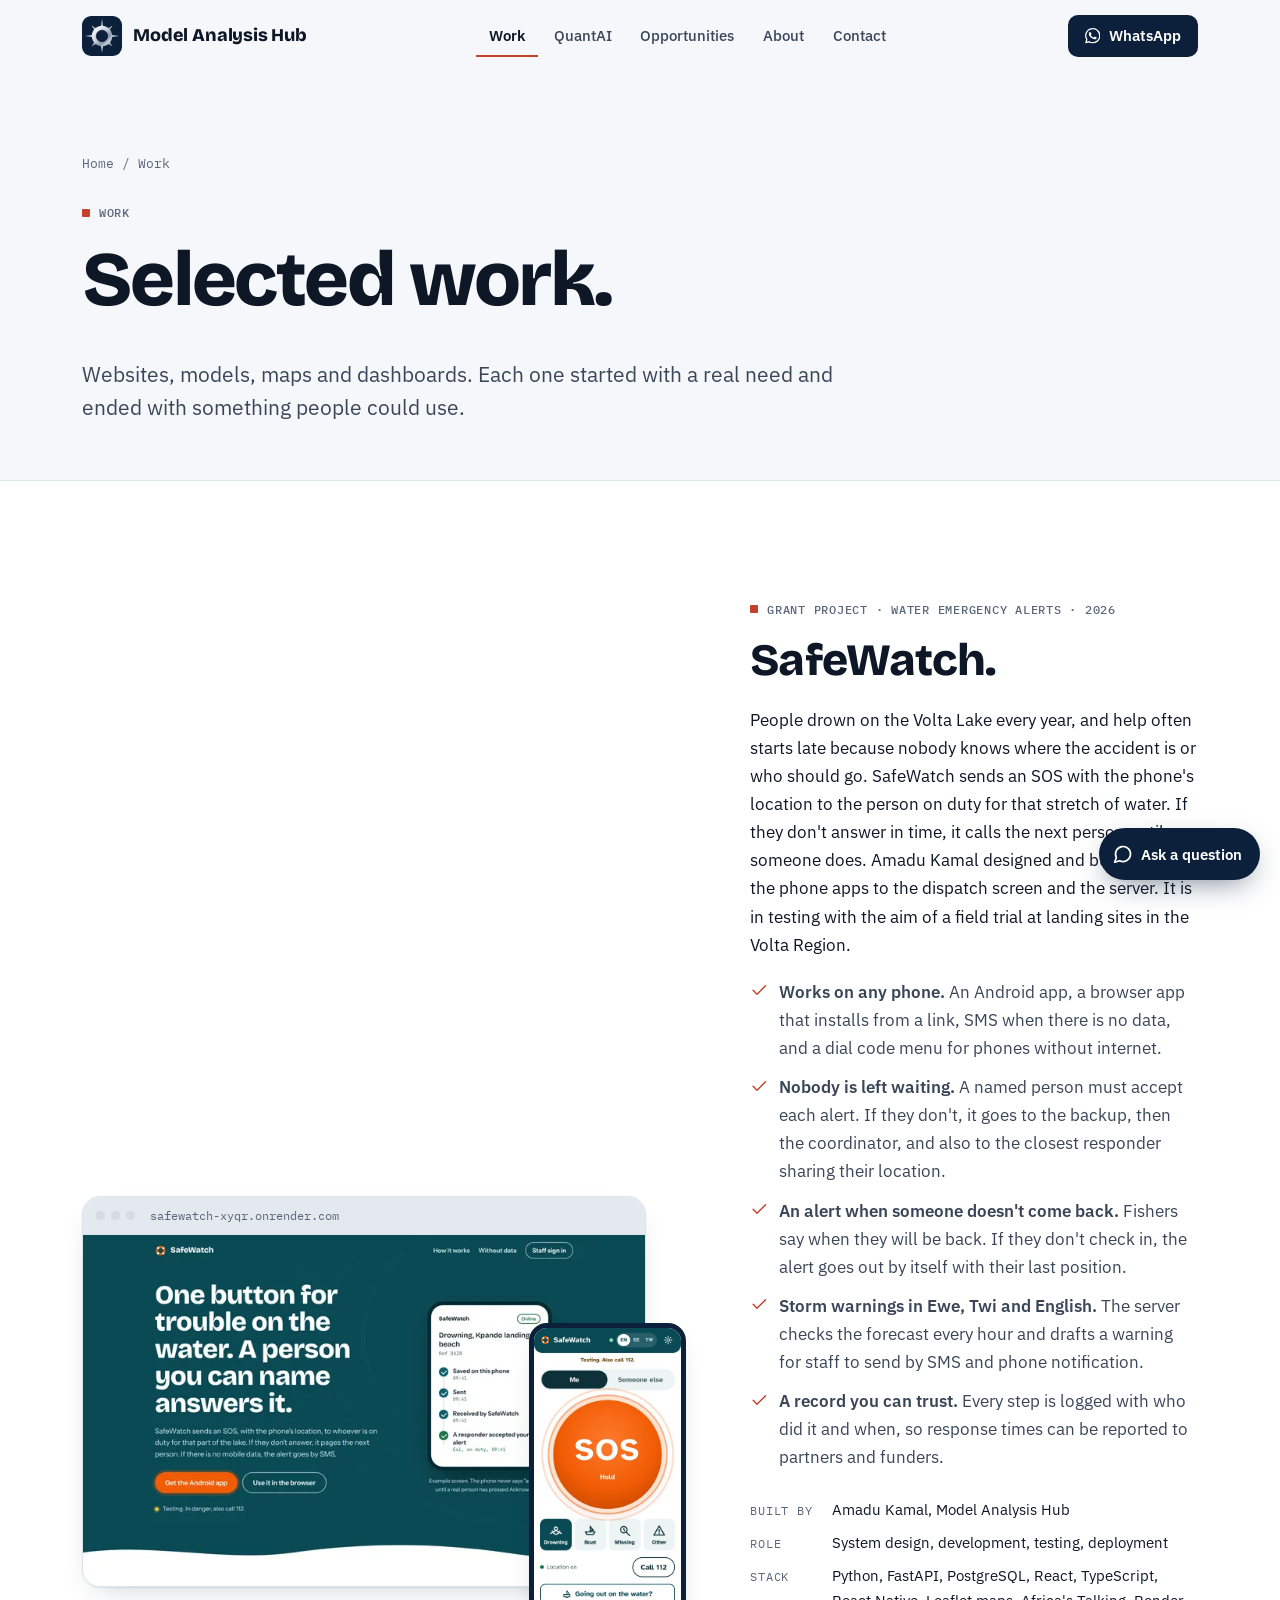
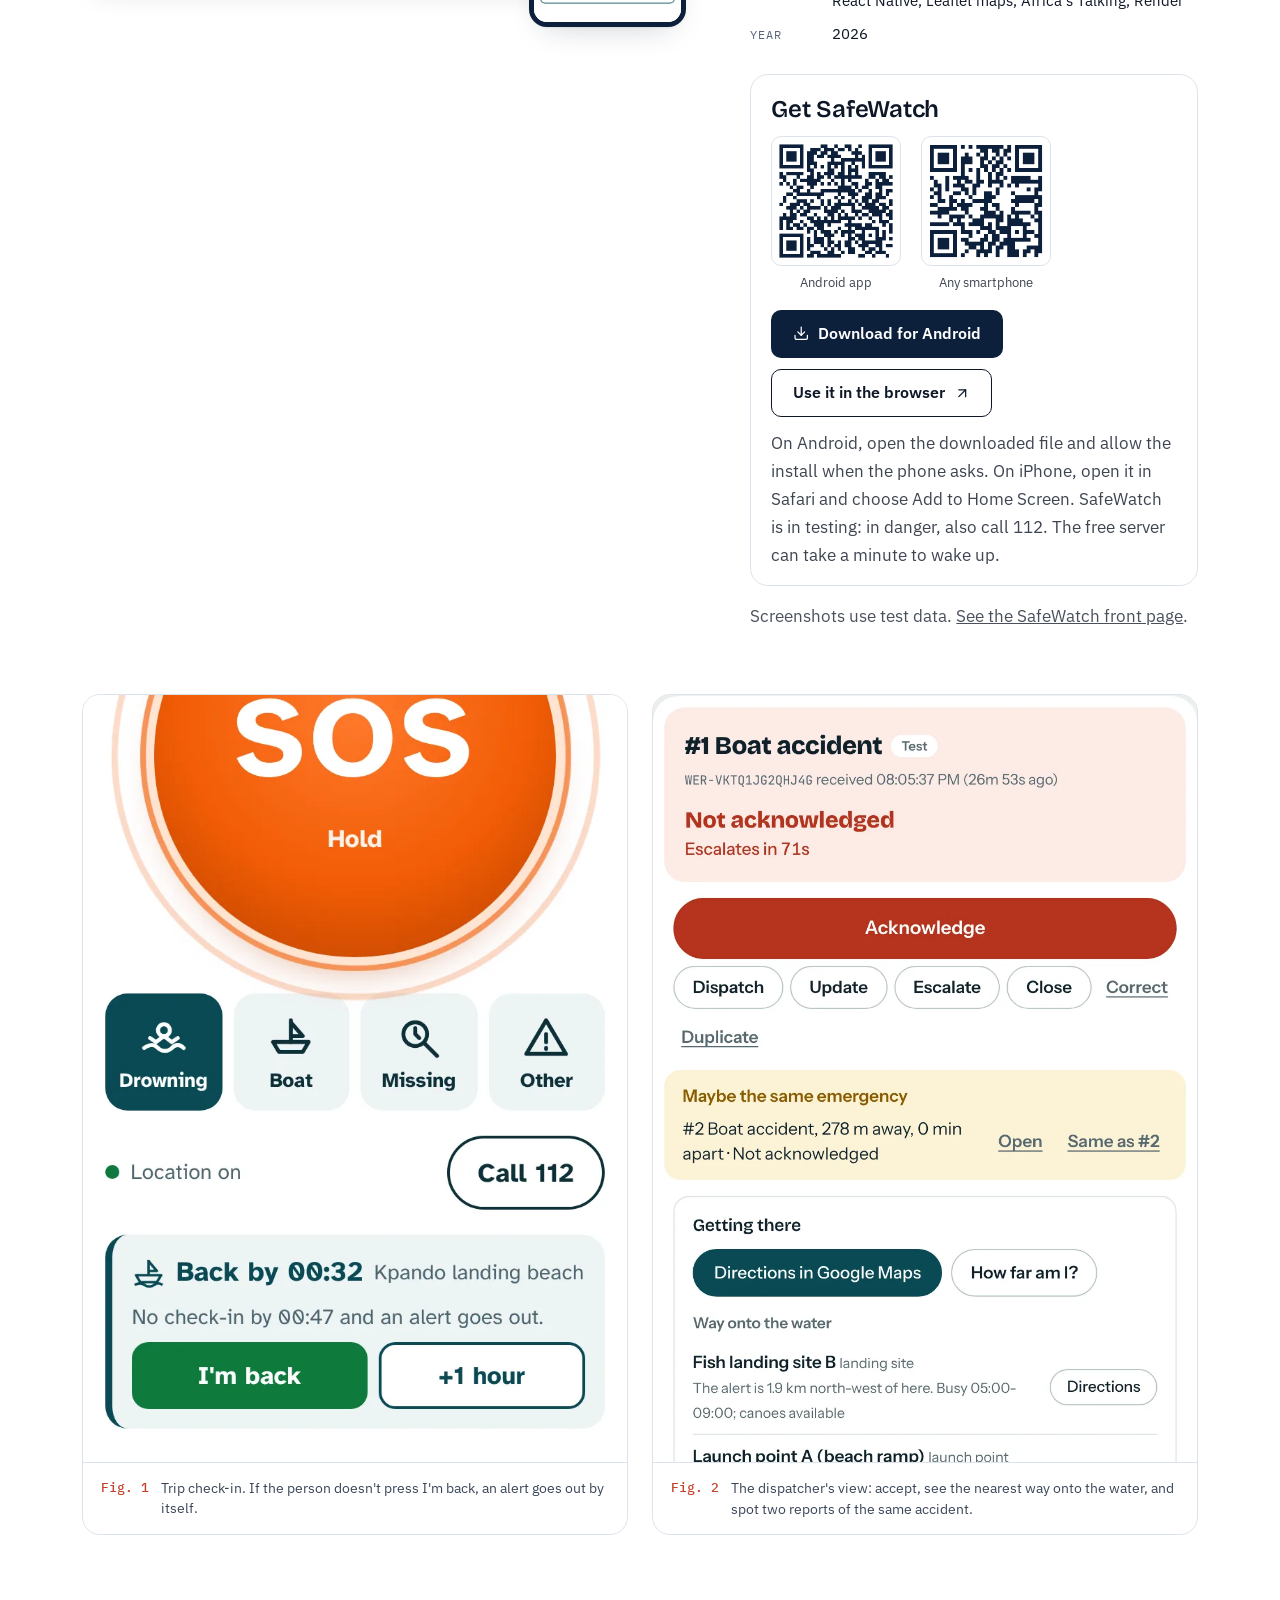
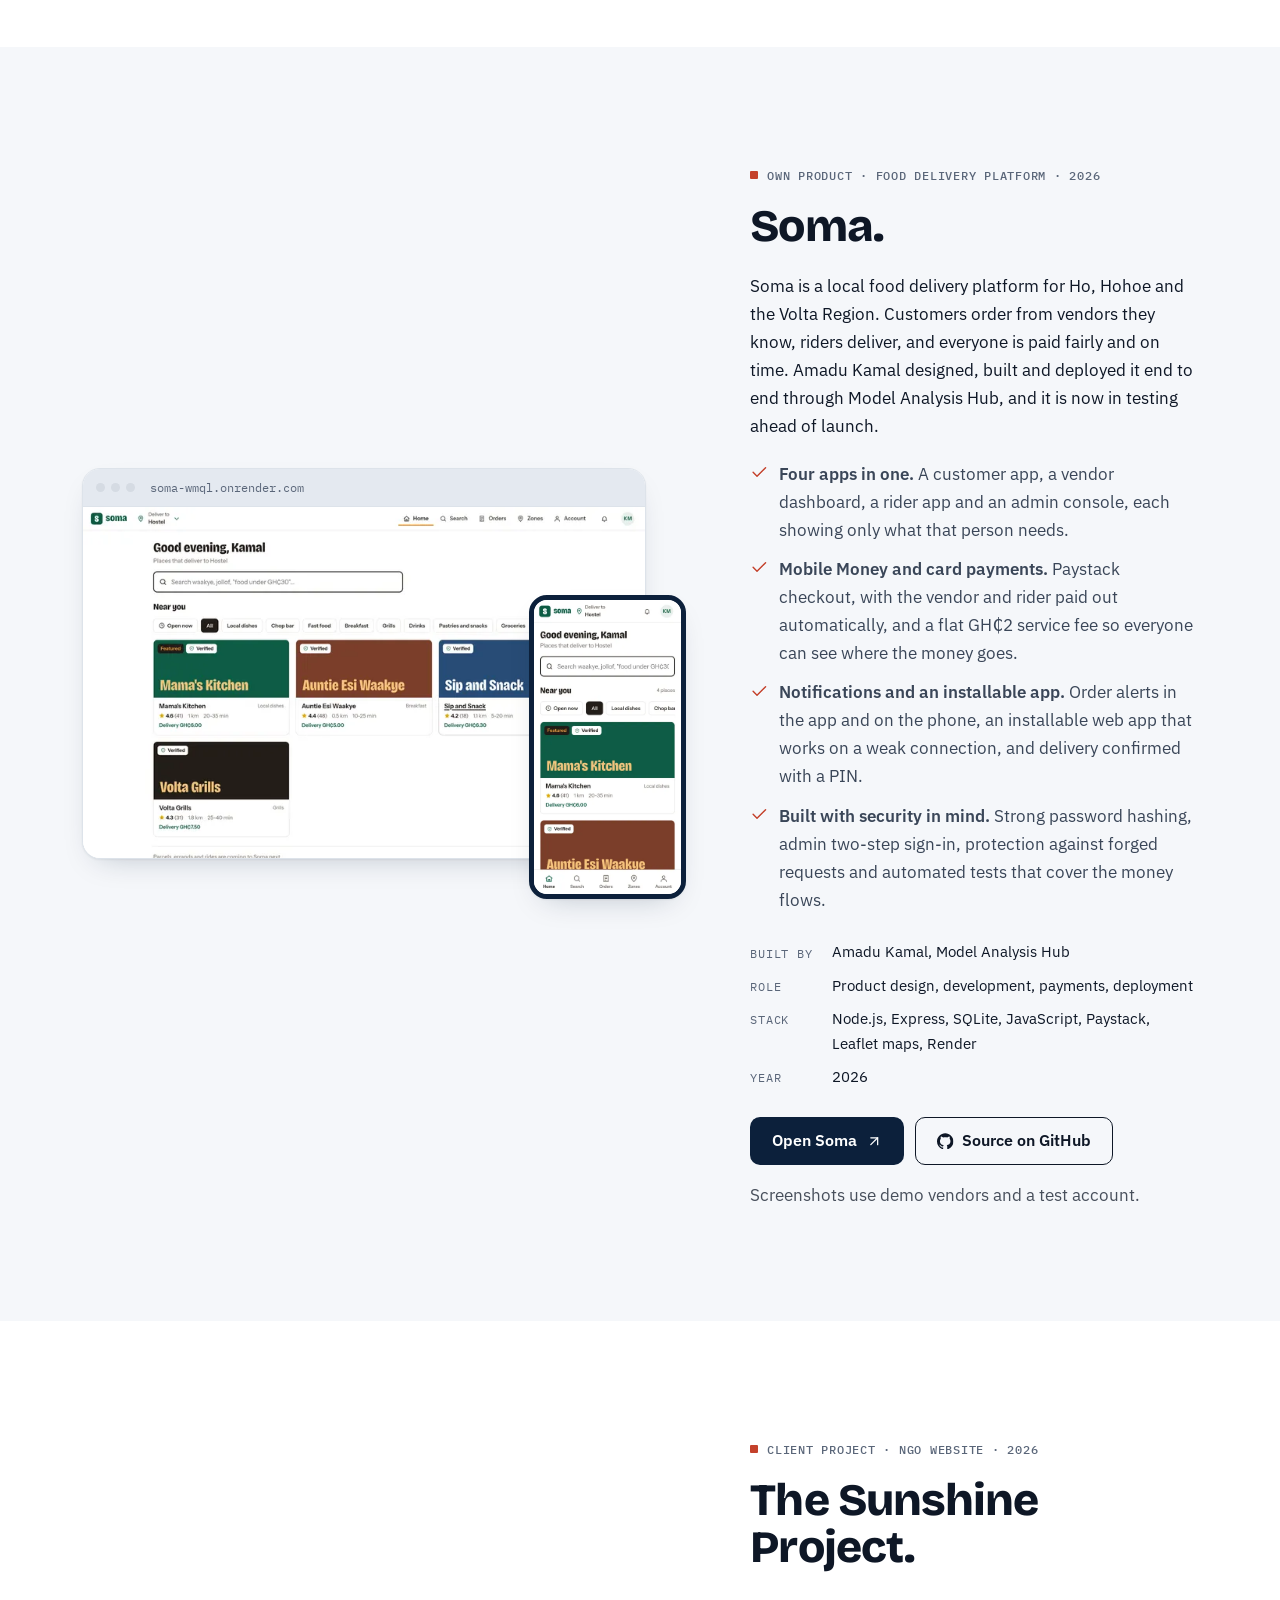
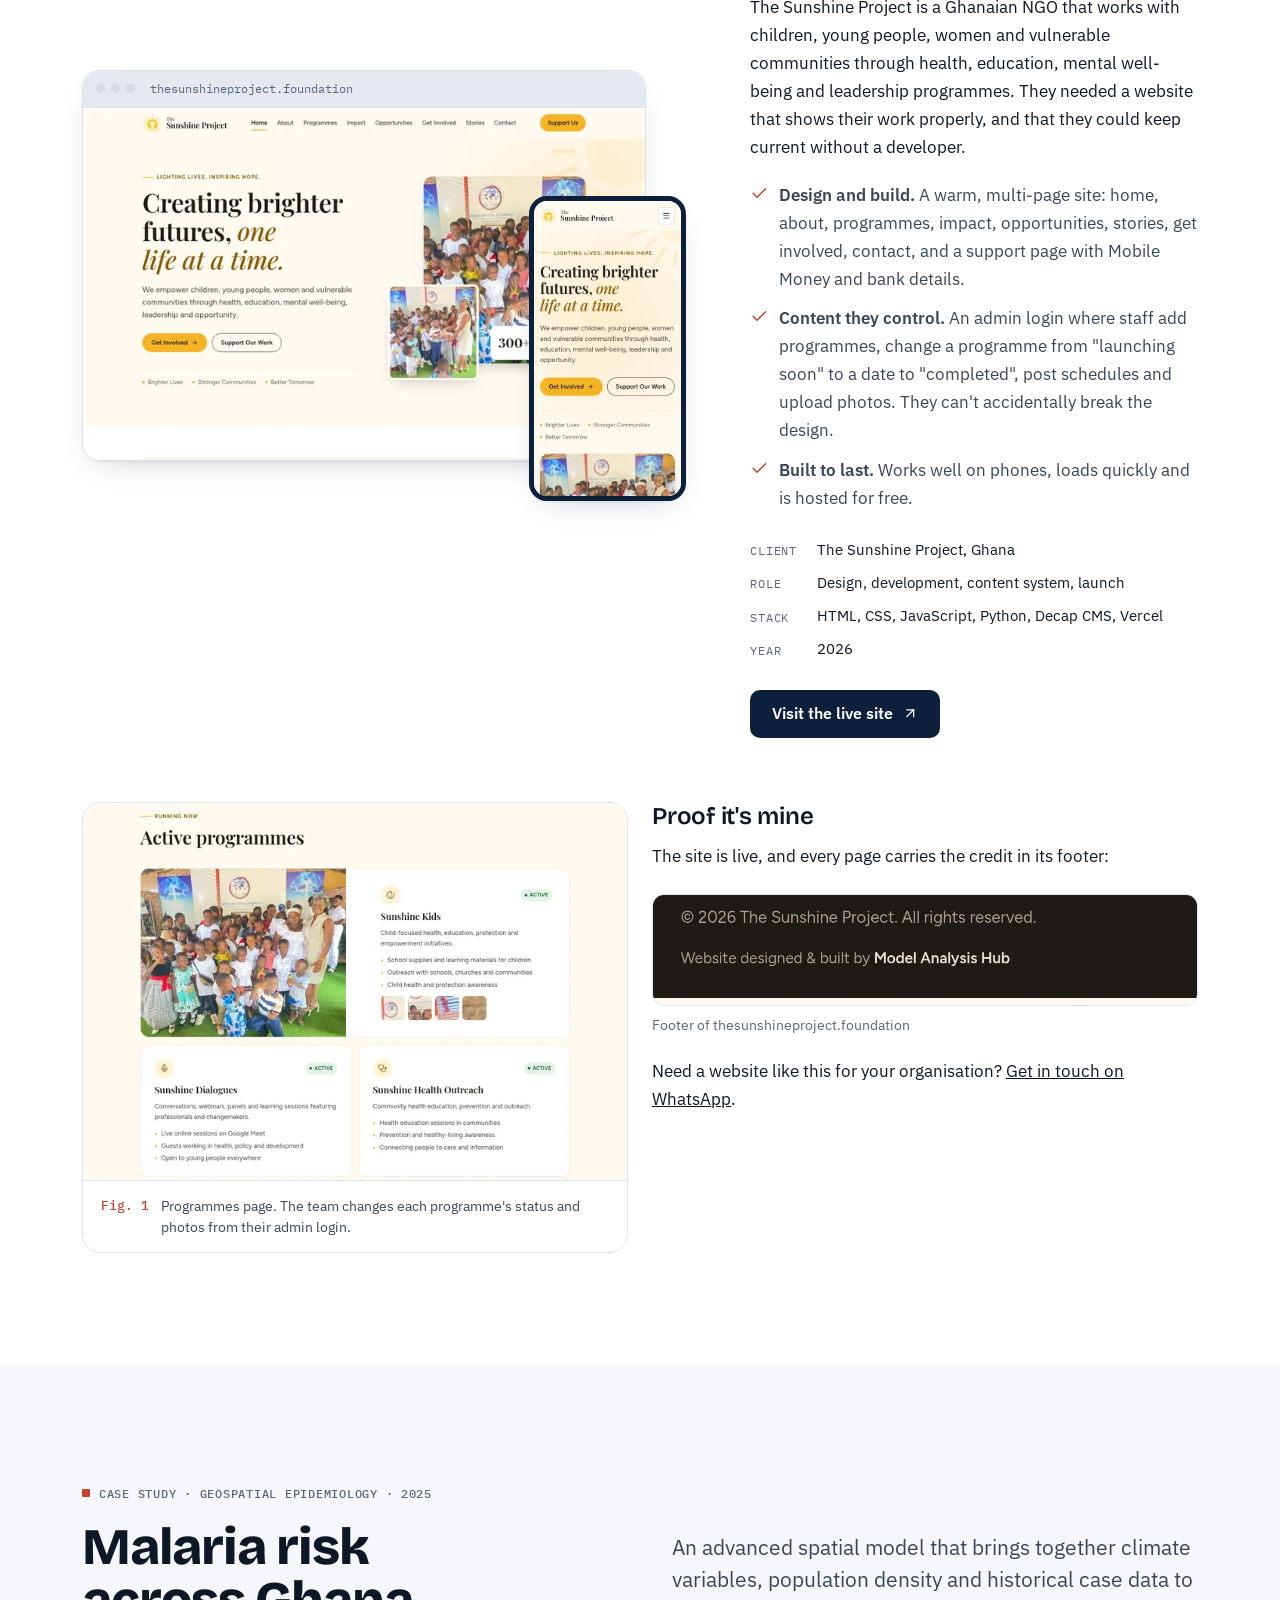
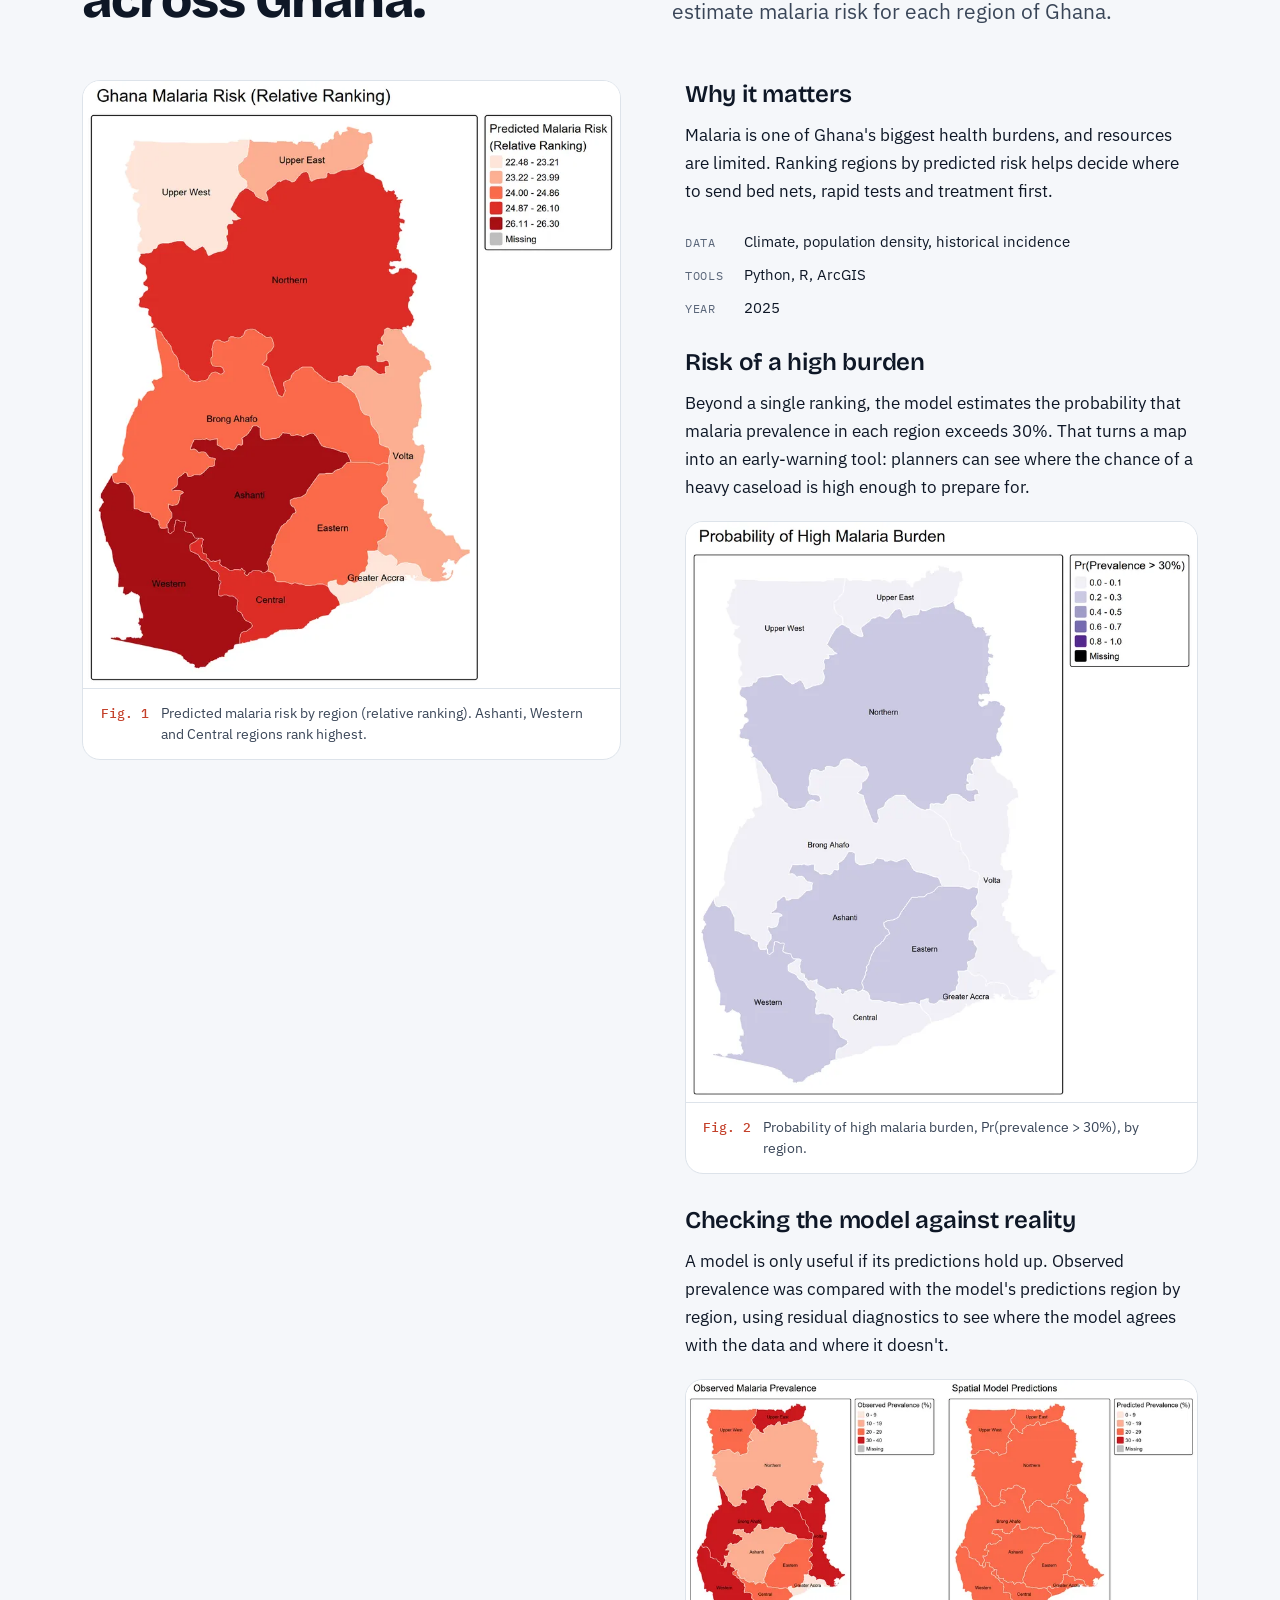
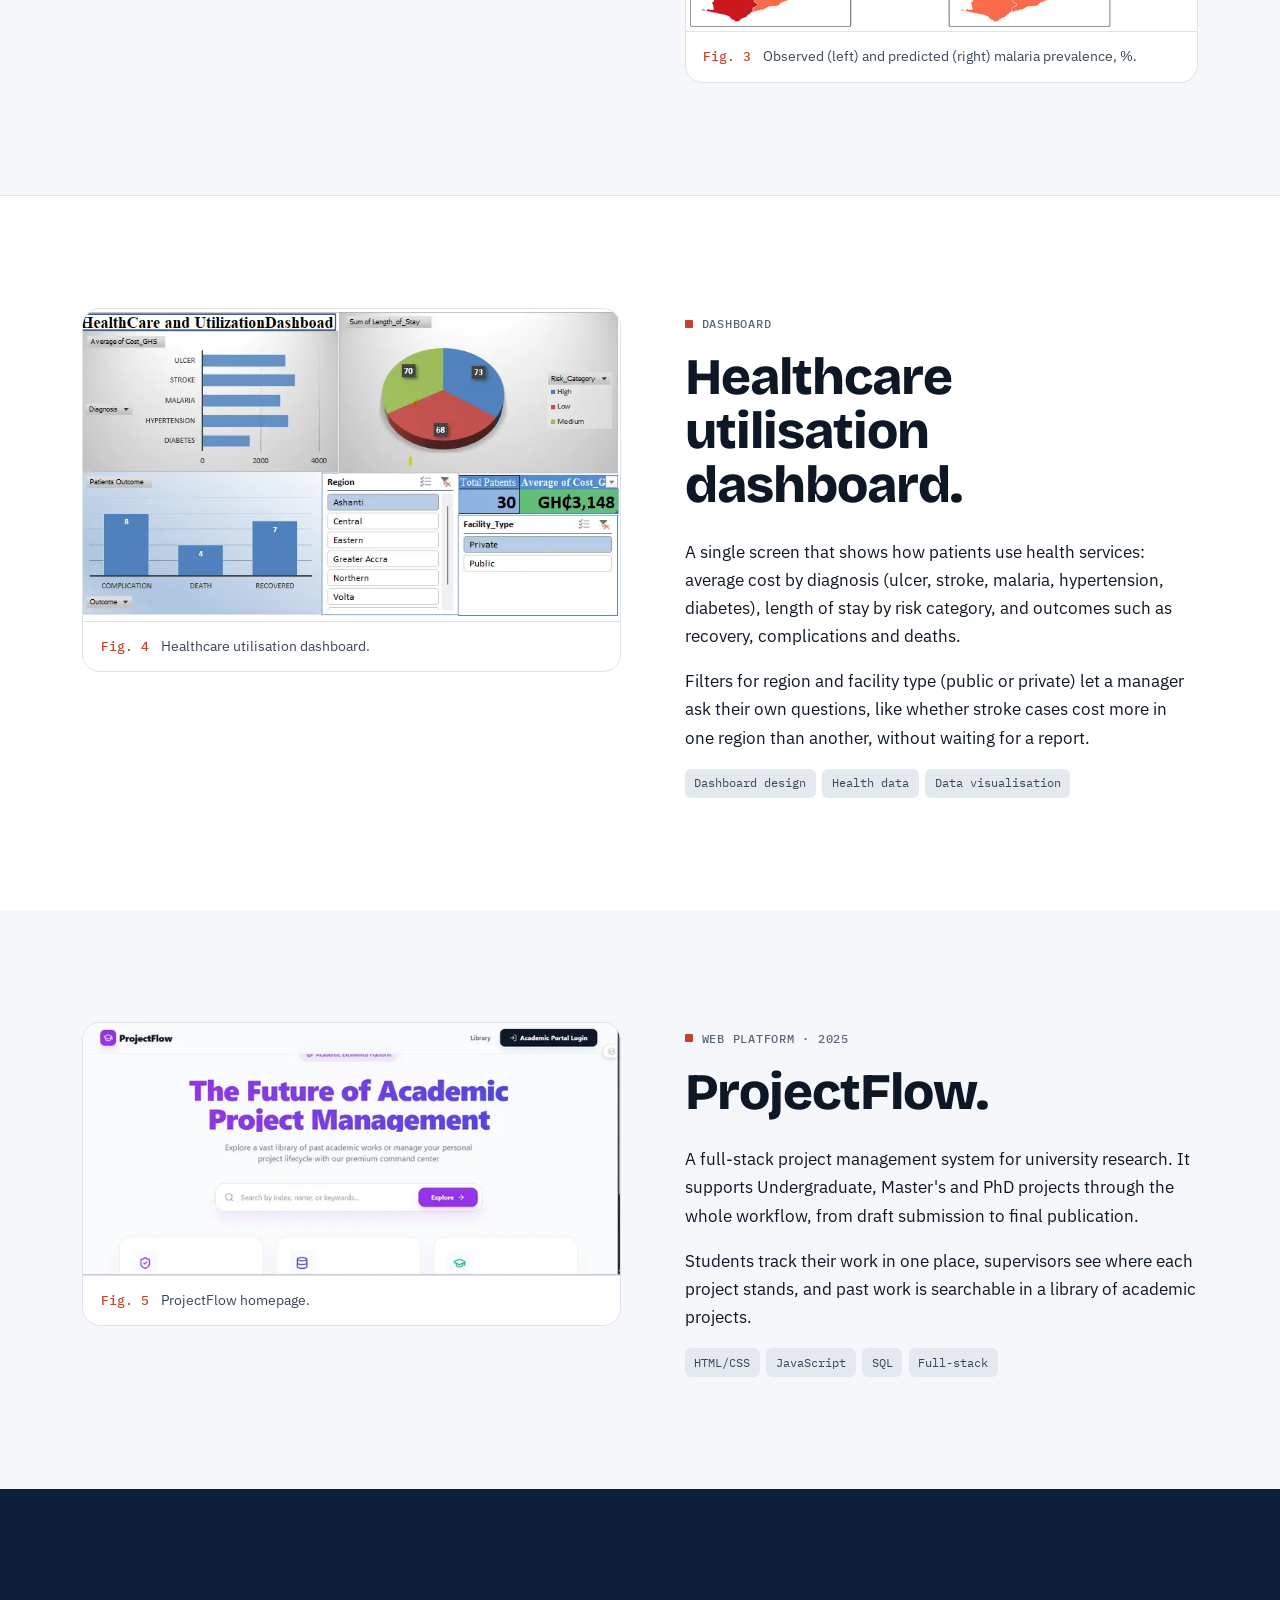
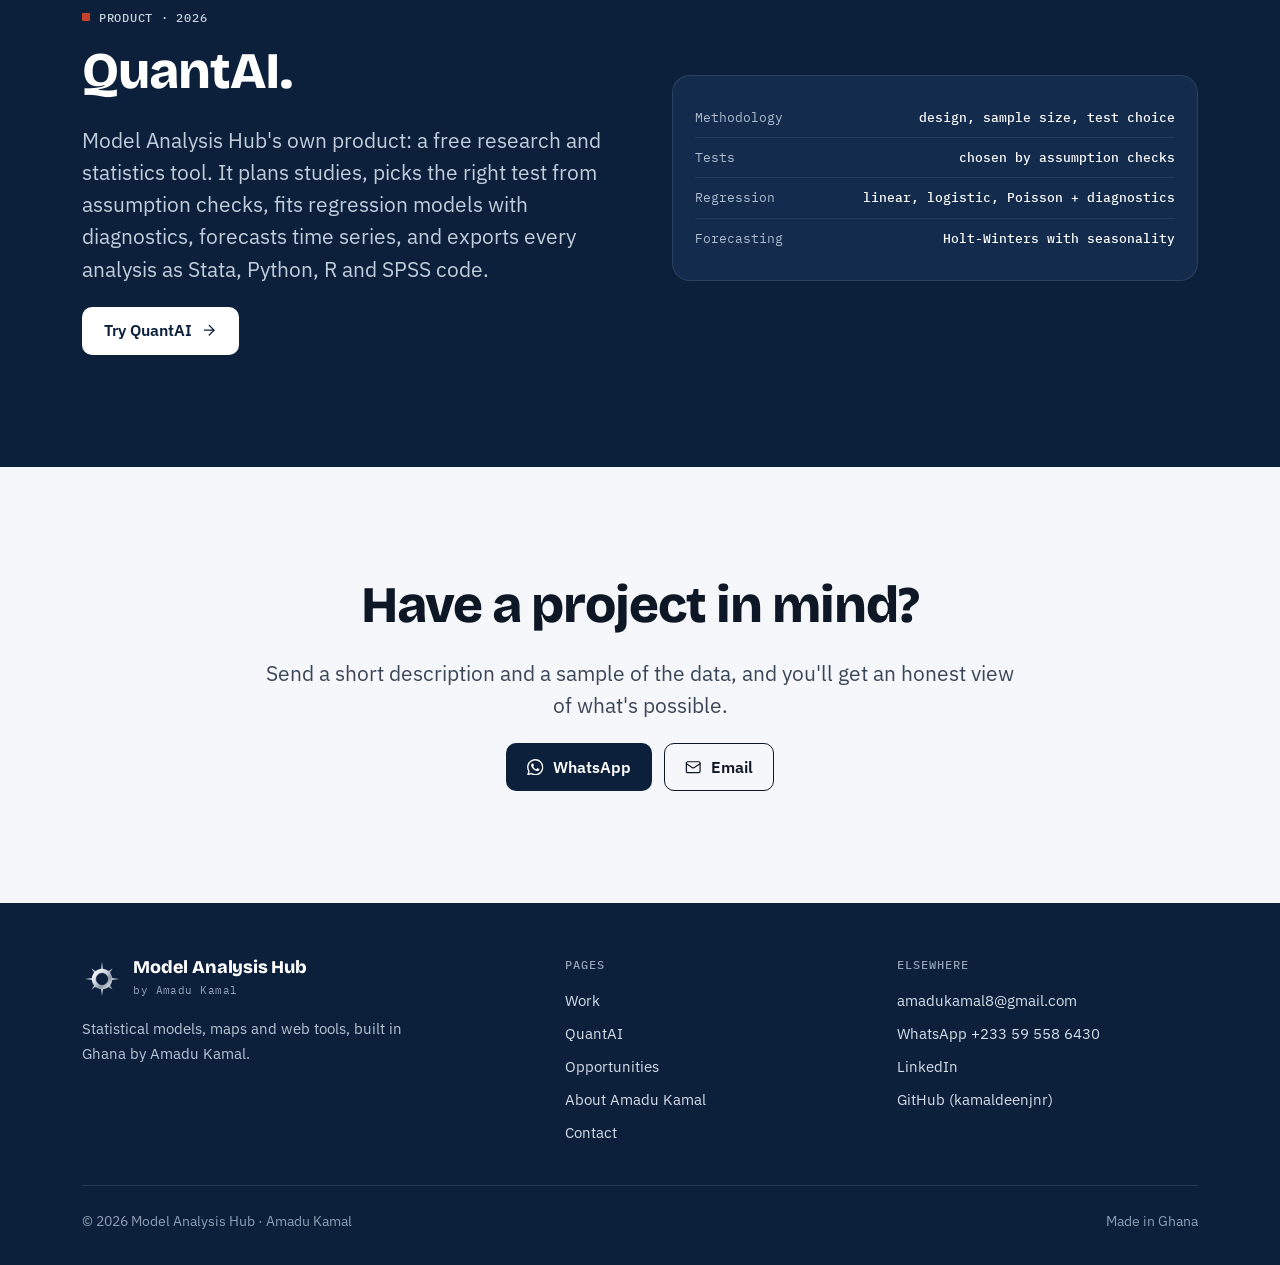
<file: projects.html>
<!doctype html>
<html lang="en" class="no-js">
<head>
<meta charset="utf-8">
<meta name="viewport" content="width=device-width, initial-scale=1">
<title>Projects</title>
<meta name="description" content="Work by Amadu Kamal at Model Analysis Hub: SafeWatch, water emergency alerts for the Volta Lake; Soma, a food delivery platform for the Volta Region; The Sunshine Project NGO website, a malaria risk model and maps for Ghana, a healthcare utilisation dashboard, the ProjectFlow research platform and the QuantAI data tool.">
<meta name="author" content="Amadu Kamal">
<meta name="google-site-verification" content="Pt5oXq1ZHAFa3sKu0Z5aOgnvR7AyB0WggZqfOcq45DY">
<link rel="canonical" href="https://modelanalysishub.com/projects">
<meta name="theme-color" content="#0C203B">
<meta property="og:type" content="website">
<meta property="og:site_name" content="Model Analysis Hub">
<meta property="og:title" content="Projects">
<meta property="og:description" content="Work by Amadu Kamal at Model Analysis Hub: SafeWatch, water emergency alerts for the Volta Lake; Soma, a food delivery platform for the Volta Region; The Sunshine Project NGO website, a malaria risk model and maps for Ghana, a healthcare utilisation dashboard, the ProjectFlow research platform and the QuantAI data tool.">
<meta property="og:url" content="https://modelanalysishub.com/projects">
<meta property="og:image" content="https://modelanalysishub.com/assets/img/og-amadu-kamal.jpg">
<meta property="og:image:width" content="1200">
<meta property="og:image:height" content="630">
<meta property="og:image:alt" content="Amadu Kamal, founder of Model Analysis Hub">
<meta property="og:locale" content="en_GB">
<meta name="twitter:card" content="summary_large_image">
<meta name="twitter:title" content="Projects">
<meta name="twitter:description" content="Work by Amadu Kamal at Model Analysis Hub: SafeWatch, water emergency alerts for the Volta Lake; Soma, a food delivery platform for the Volta Region; The Sunshine Project NGO website, a malaria risk model and maps for Ghana, a healthcare utilisation dashboard, the ProjectFlow research platform and the QuantAI data tool.">
<meta name="twitter:image" content="https://modelanalysishub.com/assets/img/og-amadu-kamal.jpg">
<link rel="icon" href="/favicon.ico" sizes="48x48">
<link rel="icon" href="/assets/img/icon.svg" type="image/svg+xml">
<link rel="icon" href="/assets/img/favicon-96.png" type="image/png" sizes="96x96">
<link rel="icon" href="/assets/img/favicon-192.png" type="image/png" sizes="192x192">
<link rel="apple-touch-icon" href="/assets/img/apple-touch-icon.png">
<link rel="manifest" href="/site.webmanifest">
<link rel="preload" href="assets/fonts/bricolage-grotesque-latin-800-normal.woff2" as="font" type="font/woff2" crossorigin>
<link rel="preload" href="assets/fonts/bricolage-grotesque-latin-600-normal.woff2" as="font" type="font/woff2" crossorigin>
<link rel="preload" href="assets/fonts/ibm-plex-sans-latin-400-normal.woff2" as="font" type="font/woff2" crossorigin>
<link rel="preload" href="assets/fonts/ibm-plex-mono-latin-500-normal.woff2" as="font" type="font/woff2" crossorigin>
<link rel="stylesheet" href="assets/css/site.css">
<script type="application/ld+json">{"@context": "https://schema.org", "@graph": [{"@type": "WebSite", "@id": "https://modelanalysishub.com/#website", "url": "https://modelanalysishub.com/", "name": "Model Analysis Hub", "alternateName": "modelanalysishub.com", "publisher": {"@id": "https://modelanalysishub.com/#org"}, "inLanguage": "en"}, {"@type": "Organization", "@id": "https://modelanalysishub.com/#org", "name": "Model Analysis Hub", "url": "https://modelanalysishub.com/", "logo": "https://modelanalysishub.com/assets/img/favicon-512.png", "founder": {"@id": "https://modelanalysishub.com/#amadu-kamal"}, "email": "amadukamal8@gmail.com", "areaServed": "Worldwide", "address": {"@type": "PostalAddress", "addressCountry": "GH"}, "sameAs": ["https://github.com/kamaldeenjnr", "https://www.linkedin.com/in/amadu-kamal-65ab5326a"], "description": "Data analytics and software studio founded by Amadu Kamal: statistical and geospatial models, dashboards and web platforms."}, {"@type": "Person", "@id": "https://modelanalysishub.com/#amadu-kamal", "name": "Amadu Kamal", "alternateName": ["Amadu Kamal Jnr", "Kamal Amadu", "kamaldeenjnr"], "jobTitle": "Data Analyst and Software Engineer", "description": "Amadu Kamal is a Ghanaian data analyst and software engineer with a Bachelor of Public Health (Health Information) from the University of Health and Allied Sciences, and the founder of Model Analysis Hub. He builds statistical and geospatial models, dashboards and web platforms, and created QuantAI.", "image": "https://modelanalysishub.com/assets/img/amadu-kamal.jpg", "url": "https://modelanalysishub.com/founder", "email": "mailto:amadukamal8@gmail.com", "telephone": "+233595586430", "nationality": {"@type": "Country", "name": "Ghana"}, "homeLocation": {"@type": "Country", "name": "Ghana"}, "worksFor": {"@id": "https://modelanalysishub.com/#org"}, "alumniOf": {"@type": "CollegeOrUniversity", "name": "University of Health and Allied Sciences", "url": "https://www.uhas.edu.gh/"}, "memberOf": {"@type": "OrganizationRole", "roleName": "Head of Technology and Digital Innovation", "memberOf": {"@type": "NGO", "@id": "https://www.thesunshineproject.foundation/#org", "name": "The Sunshine Project", "url": "https://www.thesunshineproject.foundation/"}}, "knowsAbout": ["Public health", "Health information systems", "DHIS2", "Stata", "Website design", "Web development", "Data analysis", "Statistical modelling", "Predictive modelling", "Geospatial analysis", "Malaria risk mapping", "Python", "R", "ArcGIS", "JavaScript", "React", "SQL", "Dashboards", "Web development"], "sameAs": ["https://www.linkedin.com/in/amadu-kamal-65ab5326a", "https://github.com/kamaldeenjnr"]}, {"@type": "CollectionPage", "@id": "https://modelanalysishub.com/projects#webpage", "url": "https://modelanalysishub.com/projects", "name": "Projects by Amadu Kamal", "isPartOf": {"@id": "https://modelanalysishub.com/#website"}, "about": {"@id": "https://modelanalysishub.com/#amadu-kamal"}, "hasPart": [{"@type": "SoftwareApplication", "name": "SafeWatch", "applicationCategory": "HealthApplication", "operatingSystem": "Android, web, SMS and USSD", "url": "https://safewatch-xyqr.onrender.com", "creator": {"@id": "https://modelanalysishub.com/#amadu-kamal"}, "publisher": {"@id": "https://modelanalysishub.com/#org"}, "dateCreated": "2026", "image": "https://modelanalysishub.com/assets/img/safewatch-home.jpg", "description": "Water emergency alerts for the Volta Lake in Ghana: an SOS with location reaches the person on duty, unanswered alerts go to the next person, and missed trip check-ins raise an alert by themselves. Designed and built by Amadu Kamal of Model Analysis Hub."}, {"@type": "SoftwareApplication", "name": "Soma", "applicationCategory": "BusinessApplication", "operatingSystem": "Web, installable on Android and iOS", "url": "https://soma-wmql.onrender.com", "creator": {"@id": "https://modelanalysishub.com/#amadu-kamal"}, "publisher": {"@id": "https://modelanalysishub.com/#org"}, "dateCreated": "2026", "image": "https://modelanalysishub.com/assets/img/soma-home.jpg", "description": "A local food delivery platform for Ho, Hohoe and the Volta Region in Ghana, with customer, vendor, rider and admin apps. Designed and built by Amadu Kamal of Model Analysis Hub."}, {"@type": "WebSite", "name": "The Sunshine Project website", "url": "https://www.thesunshineproject.foundation", "creator": {"@id": "https://modelanalysishub.com/#amadu-kamal"}, "dateCreated": "2026", "image": "https://modelanalysishub.com/assets/img/sunshine-project-home.jpg", "description": "Website for The Sunshine Project, a Ghanaian NGO, designed and built by Amadu Kamal of Model Analysis Hub, with a content system the team manages themselves.", "sourceOrganization": {"@type": "NGO", "name": "The Sunshine Project"}}, {"@type": "CreativeWork", "name": "Malaria risk prediction model for Ghana", "creator": {"@id": "https://modelanalysishub.com/#amadu-kamal"}, "dateCreated": "2025", "image": "https://modelanalysishub.com/assets/img/ghana-malaria-risk-map.jpg", "url": "https://modelanalysishub.com/projects#malaria-risk", "about": ["Malaria", "Ghana", "Geospatial analysis"]}, {"@type": "CreativeWork", "name": "Healthcare utilisation dashboard", "creator": {"@id": "https://modelanalysishub.com/#amadu-kamal"}, "image": "https://modelanalysishub.com/assets/img/healthcare-utilization-dashboard.jpg", "url": "https://modelanalysishub.com/projects#healthcare-dashboard"}, {"@type": "SoftwareApplication", "name": "ProjectFlow", "applicationCategory": "BusinessApplication", "creator": {"@id": "https://modelanalysishub.com/#amadu-kamal"}, "dateCreated": "2025", "image": "https://modelanalysishub.com/assets/img/projectflow-platform.jpg", "url": "https://modelanalysishub.com/projects#projectflow"}]}, {"@type": "BreadcrumbList", "itemListElement": [{"@type": "ListItem", "position": 1, "name": "Home", "item": "https://modelanalysishub.com/"}, {"@type": "ListItem", "position": 2, "name": "Projects", "item": "https://modelanalysishub.com/projects"}]}]}</script>
</head>
<body>
<svg xmlns="http://www.w3.org/2000/svg" style="display:none" aria-hidden="true"><symbol id="i-arrow-right" viewBox="0 0 24 24"><path d="M5 12h14" /> <path d="m12 5 7 7-7 7" /></symbol><symbol id="i-arrow-up-right" viewBox="0 0 24 24"><path d="M7 7h10v10" /> <path d="M7 17 17 7" /></symbol><symbol id="i-b-github" viewBox="0 0 24 24"><path d="M12 .297c-6.63 0-12 5.373-12 12 0 5.303 3.438 9.8 8.205 11.385.6.113.82-.258.82-.577 0-.285-.01-1.04-.015-2.04-3.338.724-4.042-1.61-4.042-1.61C4.422 18.07 3.633 17.7 3.633 17.7c-1.087-.744.084-.729.084-.729 1.205.084 1.838 1.236 1.838 1.236 1.07 1.835 2.809 1.305 3.495.998.108-.776.417-1.305.76-1.605-2.665-.3-5.466-1.332-5.466-5.93 0-1.31.465-2.38 1.235-3.22-.135-.303-.54-1.523.105-3.176 0 0 1.005-.322 3.3 1.23.96-.267 1.98-.399 3-.405 1.02.006 2.04.138 3 .405 2.28-1.552 3.285-1.23 3.285-1.23.645 1.653.24 2.873.12 3.176.765.84 1.23 1.91 1.23 3.22 0 4.61-2.805 5.625-5.475 5.92.42.36.81 1.096.81 2.22 0 1.606-.015 2.896-.015 3.286 0 .315.21.69.825.57C20.565 22.092 24 17.592 24 12.297c0-6.627-5.373-12-12-12"/></symbol><symbol id="i-b-linkedin" viewBox="0 0 24 24"><path d="M4.98 3.5a2.5 2.5 0 1 1 0 5 2.5 2.5 0 0 1 0-5zM3 9.75h4v11H3zM9.5 9.75h3.8v1.6h.06c.53-.95 1.83-1.95 3.77-1.95 4.03 0 4.77 2.55 4.77 5.87v5.48h-4v-4.86c0-1.16-.02-2.65-1.66-2.65-1.66 0-1.92 1.26-1.92 2.57v4.94h-4z"/></symbol><symbol id="i-b-whatsapp" viewBox="0 0 24 24"><path d="M17.472 14.382c-.297-.149-1.758-.867-2.03-.967-.273-.099-.471-.148-.67.15-.197.297-.767.966-.94 1.164-.173.199-.347.223-.644.075-.297-.15-1.255-.463-2.39-1.475-.883-.788-1.48-1.761-1.653-2.059-.173-.297-.018-.458.13-.606.134-.133.298-.347.446-.52.149-.174.198-.298.298-.497.099-.198.05-.371-.025-.52-.075-.149-.669-1.612-.916-2.207-.242-.579-.487-.5-.669-.51-.173-.008-.371-.01-.57-.01-.198 0-.52.074-.792.372-.272.297-1.04 1.016-1.04 2.479 0 1.462 1.065 2.875 1.213 3.074.149.198 2.096 3.2 5.077 4.487.709.306 1.262.489 1.694.625.712.227 1.36.195 1.871.118.571-.085 1.758-.719 2.006-1.413.248-.694.248-1.289.173-1.413-.074-.124-.272-.198-.57-.347m-5.421 7.403h-.004a9.87 9.87 0 01-5.031-1.378l-.361-.214-3.741.982.998-3.648-.235-.374a9.86 9.86 0 01-1.51-5.26c.001-5.45 4.436-9.884 9.888-9.884 2.64 0 5.122 1.03 6.988 2.898a9.825 9.825 0 012.893 6.994c-.003 5.45-4.437 9.884-9.885 9.884m8.413-18.297A11.815 11.815 0 0012.05 0C5.495 0 .16 5.335.157 11.892c0 2.096.547 4.142 1.588 5.945L.057 24l6.305-1.654a11.882 11.882 0 005.683 1.448h.005c6.554 0 11.89-5.335 11.893-11.893a11.821 11.821 0 00-3.48-8.413Z"/></symbol><symbol id="i-calendar" viewBox="0 0 24 24"><path d="M8 2v3" /> <path d="M16 2v3" /> <rect x="3" y="3" width="18" height="18" rx="2" /> <path d="M3 9h18" /></symbol><symbol id="i-chart-line" viewBox="0 0 24 24"><path d="M3 3v16a2 2 0 0 0 2 2h16" /> <path d="m19 9-5 5-4-4-3 3" /></symbol><symbol id="i-chart-scatter" viewBox="0 0 24 24"><circle cx="7.5" cy="7.5" r=".5" fill="currentColor" /> <circle cx="18.5" cy="5.5" r=".5" fill="currentColor" /> <circle cx="11.5" cy="11.5" r=".5" fill="currentColor" /> <circle cx="7.5" cy="16.5" r=".5" fill="currentColor" /> <circle cx="17.5" cy="14.5" r=".5" fill="currentColor" /> <path d="M3 3v16a2 2 0 0 0 2 2h16" /></symbol><symbol id="i-check" viewBox="0 0 24 24"><path d="M20 6 9 17l-5-5" /></symbol><symbol id="i-chevron-down" viewBox="0 0 24 24"><path d="m6 9 6 6 6-6" /></symbol><symbol id="i-code" viewBox="0 0 24 24"><path d="m16 18 6-6-6-6" /> <path d="m8 6-6 6 6 6" /></symbol><symbol id="i-copy" viewBox="0 0 24 24"><rect width="14" height="14" x="8" y="8" rx="2" ry="2" /> <path d="M4 16c-1.1 0-2-.9-2-2V4c0-1.1.9-2 2-2h10c1.1 0 2 .9 2 2" /></symbol><symbol id="i-database" viewBox="0 0 24 24"><ellipse cx="12" cy="5" rx="9" ry="3" /> <path d="M3 5V19A9 3 0 0 0 21 19V5" /> <path d="M3 12A9 3 0 0 0 21 12" /></symbol><symbol id="i-download" viewBox="0 0 24 24"><path d="M12 15V3" /> <path d="M21 15v4a2 2 0 0 1-2 2H5a2 2 0 0 1-2-2v-4" /> <path d="m7 10 5 5 5-5" /></symbol><symbol id="i-file-spreadsheet" viewBox="0 0 24 24"><path d="M6 22a2 2 0 0 1-2-2V4a2 2 0 0 1 2-2h8a2.4 2.4 0 0 1 1.704.706l3.588 3.588A2.4 2.4 0 0 1 20 8v12a2 2 0 0 1-2 2z" /> <path d="M14 2v5a1 1 0 0 0 1 1h5" /> <path d="M8 13h2" /> <path d="M14 13h2" /> <path d="M8 17h2" /> <path d="M14 17h2" /></symbol><symbol id="i-flask-conical" viewBox="0 0 24 24"><path d="M14 2v6a2 2 0 0 0 .245.96l5.51 10.08A2 2 0 0 1 18 22H6a2 2 0 0 1-1.755-2.96l5.51-10.08A2 2 0 0 0 10 8V2" /> <path d="M6.453 15h11.094" /> <path d="M8.5 2h7" /></symbol><symbol id="i-globe" viewBox="0 0 24 24"><circle cx="12" cy="12" r="10" /> <path d="M12 2a14.5 14.5 0 0 0 0 20 14.5 14.5 0 0 0 0-20" /> <path d="M2 12h20" /></symbol><symbol id="i-grid-3x3" viewBox="0 0 24 24"><rect width="18" height="18" x="3" y="3" rx="2" /> <path d="M3 9h18" /> <path d="M3 15h18" /> <path d="M9 3v18" /> <path d="M15 3v18" /></symbol><symbol id="i-info" viewBox="0 0 24 24"><circle cx="12" cy="12" r="10" /> <path d="M12 16v-4" /> <path d="M12 8h.01" /></symbol><symbol id="i-layers" viewBox="0 0 24 24"><path d="M12.83 2.18a2 2 0 0 0-1.66 0L2.6 6.08a1 1 0 0 0 0 1.83l8.58 3.91a2 2 0 0 0 1.66 0l8.58-3.9a1 1 0 0 0 0-1.83z" /> <path d="M2 12a1 1 0 0 0 .58.91l8.6 3.91a2 2 0 0 0 1.65 0l8.58-3.9A1 1 0 0 0 22 12" /> <path d="M2 17a1 1 0 0 0 .58.91l8.6 3.91a2 2 0 0 0 1.65 0l8.58-3.9A1 1 0 0 0 22 17" /></symbol><symbol id="i-lightbulb" viewBox="0 0 24 24"><path d="M15 14c.2-1 .7-1.7 1.5-2.5 1-.9 1.5-2.2 1.5-3.5A6 6 0 0 0 6 8c0 1 .2 2.2 1.5 3.5.7.7 1.3 1.5 1.5 2.5" /> <path d="M9 18h6" /> <path d="M10 22h4" /></symbol><symbol id="i-mail" viewBox="0 0 24 24"><path d="m22 7-8.991 5.727a2 2 0 0 1-2.009 0L2 7" /> <rect x="2" y="4" width="20" height="16" rx="2" /></symbol><symbol id="i-map" viewBox="0 0 24 24"><path d="M14.106 5.553a2 2 0 0 0 1.788 0l3.659-1.83A1 1 0 0 1 21 4.619v12.764a1 1 0 0 1-.553.894l-4.553 2.277a2 2 0 0 1-1.788 0l-4.212-2.106a2 2 0 0 0-1.788 0l-3.659 1.83A1 1 0 0 1 3 19.381V6.618a1 1 0 0 1 .553-.894l4.553-2.277a2 2 0 0 1 1.788 0z" /> <path d="M15 5.764v15" /> <path d="M9 3.236v15" /></symbol><symbol id="i-map-pin" viewBox="0 0 24 24"><path d="M20 10c0 4.993-5.539 10.193-7.399 11.799a1 1 0 0 1-1.202 0C9.539 20.193 4 14.993 4 10a8 8 0 0 1 16 0" /> <circle cx="12" cy="10" r="3" /></symbol><symbol id="i-menu" viewBox="0 0 24 24"><path d="M4 5h16" /> <path d="M4 12h16" /> <path d="M4 19h16" /></symbol><symbol id="i-message-circle" viewBox="0 0 24 24"><path d="M2.992 16.342a2 2 0 0 1 .094 1.167l-1.065 3.29a1 1 0 0 0 1.236 1.168l3.413-.998a2 2 0 0 1 1.099.092 10 10 0 1 0-4.777-4.719" /></symbol><symbol id="i-printer" viewBox="0 0 24 24"><path d="M6 18H4a2 2 0 0 1-2-2v-5a2 2 0 0 1 2-2h16a2 2 0 0 1 2 2v5a2 2 0 0 1-2 2h-2" /> <path d="M6 9V3a1 1 0 0 1 1-1h10a1 1 0 0 1 1 1v6" /> <rect x="6" y="14" width="12" height="8" rx="1" /></symbol><symbol id="i-refresh-cw" viewBox="0 0 24 24"><path d="M3 12a9 9 0 0 1 9-9 9.75 9.75 0 0 1 6.74 2.74L21 8" /> <path d="M21 3v5h-5" /> <path d="M21 12a9 9 0 0 1-9 9 9.75 9.75 0 0 1-6.74-2.74L3 16" /> <path d="M8 16H3v5" /></symbol><symbol id="i-send" viewBox="0 0 24 24"><path d="M14.536 21.686a.5.5 0 0 0 .937-.024l6.5-19a.496.496 0 0 0-.635-.635l-19 6.5a.5.5 0 0 0-.024.937l7.93 3.18a2 2 0 0 1 1.112 1.11z" /> <path d="m21.854 2.147-10.94 10.939" /></symbol><symbol id="i-shield-check" viewBox="0 0 24 24"><path d="M20 13c0 5-3.5 7.5-7.66 8.95a1 1 0 0 1-.67-.01C7.5 20.5 4 18 4 13V6a1 1 0 0 1 1-1c2 0 4.5-1.2 6.24-2.72a1.17 1.17 0 0 1 1.52 0C14.51 3.81 17 5 19 5a1 1 0 0 1 1 1z" /> <path d="m9 12 2 2 4-4" /></symbol><symbol id="i-sigma" viewBox="0 0 24 24"><path d="M18 7V5a1 1 0 0 0-1-1H6.5a.5.5 0 0 0-.4.8l4.5 6a2 2 0 0 1 0 2.4l-4.5 6a.5.5 0 0 0 .4.8H17a1 1 0 0 0 1-1v-2" /></symbol><symbol id="i-sparkles" viewBox="0 0 24 24"><path d="M11.017 2.814a1 1 0 0 1 1.966 0l1.051 5.558a2 2 0 0 0 1.594 1.594l5.558 1.051a1 1 0 0 1 0 1.966l-5.558 1.051a2 2 0 0 0-1.594 1.594l-1.051 5.558a1 1 0 0 1-1.966 0l-1.051-5.558a2 2 0 0 0-1.594-1.594l-5.558-1.051a1 1 0 0 1 0-1.966l5.558-1.051a2 2 0 0 0 1.594-1.594z" /> <path d="M20 2v4" /> <path d="M22 4h-4" /> <circle cx="4" cy="20" r="2" /></symbol><symbol id="i-table" viewBox="0 0 24 24"><path d="M12 3v18" /> <rect width="18" height="18" x="3" y="3" rx="2" /> <path d="M3 9h18" /> <path d="M3 15h18" /></symbol><symbol id="i-trending-up" viewBox="0 0 24 24"><path d="M16 7h6v6" /> <path d="m22 7-8.5 8.5-5-5L2 17" /></symbol><symbol id="i-triangle-alert" viewBox="0 0 24 24"><path d="m21.73 18-8-14a2 2 0 0 0-3.48 0l-8 14A2 2 0 0 0 4 21h16a2 2 0 0 0 1.73-3" /> <path d="M12 9v4" /> <path d="M12 17h.01" /></symbol><symbol id="i-upload" viewBox="0 0 24 24"><path d="M12 3v12" /> <path d="m17 8-5-5-5 5" /> <path d="M21 15v4a2 2 0 0 1-2 2H5a2 2 0 0 1-2-2v-4" /></symbol><symbol id="i-user-round" viewBox="0 0 24 24"><circle cx="12" cy="8" r="5" /> <path d="M20 21a8 8 0 0 0-16 0" /></symbol><symbol id="i-x" viewBox="0 0 24 24"><path d="M18 6 6 18" /> <path d="m6 6 12 12" /></symbol></svg>
<a class="skip" href="#main">Skip to content</a>
<header class="site-header">
  <div class="wrap head-in">
    <a class="brand" href="/" aria-label="Model Analysis Hub, home">
      <img src="assets/img/logo-mark.webp" alt="" width="40" height="40">
      <span><b>Model Analysis Hub</b></span>
    </a>
    <nav class="nav" id="nav" aria-label="Main"><ul><li><a href="/projects" aria-current="page">Work</a></li><li><a href="/ai">QuantAI</a></li><li><a href="/opportunities">Opportunities</a></li><li><a href="/founder">About</a></li><li><a href="/#contact">Contact</a></li></ul></nav>
    <div class="head-cta">
      <a class="btn btn-navy" href="https://wa.me/233595586430" target="_blank" rel="noopener"><svg class="icon solid" aria-hidden="true"><use href="#i-b-whatsapp"/></svg>WhatsApp</a>
      <button class="menu-btn" type="button" aria-controls="nav" aria-expanded="false" aria-label="Open menu"><svg class="icon i-open" aria-hidden="true"><use href="#i-menu"/></svg><svg class="icon i-close" aria-hidden="true"><use href="#i-x"/></svg></button>
    </div>
  </div>
</header>
<main id="main">

<section class="page-hero">
  <div class="wrap">
    <nav class="crumbs" aria-label="Breadcrumb"><a href="/">Home</a> / Work</nav>
    <p class="label">Work</p>
    <h1>Selected work.</h1>
    <p class="lead">Websites, models, maps and dashboards. Each one started with a real need and ended with something people could use.</p>
  </div>
</section>

<section class="section on-white" id="safewatch">
  <div class="wrap">
    <div class="client">
      <div class="devices rv">
        <div class="desk"><div class="bar"><i></i><i></i><i></i><span>safewatch-xyqr.onrender.com</span></div><picture><source type="image/webp" srcset="assets/img/safewatch-home-720.webp 720w, assets/img/safewatch-home.webp 1440w" sizes="(max-width: 900px) 100vw, 640px"><img src="assets/img/safewatch-home.jpg" alt="SafeWatch front page: One button for trouble on the water. A person you can name answers it. Beside it, a phone showing an alert going from saved, to sent, to received, to accepted by a responder" width="1440" height="900" loading="lazy" decoding="async"></picture></div>
        <div class="phone"><picture><source type="image/webp" srcset="assets/img/safewatch-mobile.webp" sizes="160px"><img src="assets/img/safewatch-mobile.jpg" alt="SafeWatch SOS app on a phone: a large orange SOS button, Me or Someone else, and Drowning, Boat, Missing and Other" width="390" height="780" loading="lazy" decoding="async"></picture></div>
      </div>
      <div class="rv">
        <p class="label">Grant project · Water emergency alerts · 2026</p>
        <h2>SafeWatch.</h2>
        <p>People drown on the Volta Lake every year, and help often starts late because nobody knows where the accident is or who should go. SafeWatch sends an SOS with the phone's location to the person on duty for that stretch of water. If they don't answer in time, it calls the next person until someone does. Amadu Kamal designed and built it, from the phone apps to the dispatch screen and the server. It is in testing with the aim of a field trial at landing sites in the Volta Region.</p>
        <ul class="delivered">
          <li><svg class="icon" aria-hidden="true"><use href="#i-check"/></svg><span><b>Works on any phone.</b> An Android app, a browser app that installs from a link, SMS when there is no data, and a dial code menu for phones without internet.</span></li>
          <li><svg class="icon" aria-hidden="true"><use href="#i-check"/></svg><span><b>Nobody is left waiting.</b> A named person must accept each alert. If they don't, it goes to the backup, then the coordinator, and also to the closest responder sharing their location.</span></li>
          <li><svg class="icon" aria-hidden="true"><use href="#i-check"/></svg><span><b>An alert when someone doesn't come back.</b> Fishers say when they will be back. If they don't check in, the alert goes out by itself with their last position.</span></li>
          <li><svg class="icon" aria-hidden="true"><use href="#i-check"/></svg><span><b>Storm warnings in Ewe, Twi and English.</b> The server checks the forecast every hour and drafts a warning for staff to send by SMS and phone notification.</span></li>
          <li><svg class="icon" aria-hidden="true"><use href="#i-check"/></svg><span><b>A record you can trust.</b> Every step is logged with who did it and when, so response times can be reported to partners and funders.</span></li>
        </ul>
        <dl><dt>Built by</dt><dd>Amadu Kamal, Model Analysis Hub</dd><dt>Role</dt><dd>System design, development, testing, deployment</dd><dt>Stack</dt><dd>Python, FastAPI, PostgreSQL, React, TypeScript, React Native, Leaflet maps, Africa's Talking, Render</dd><dt>Year</dt><dd>2026</dd></dl>
        <div class="sw-get" id="get-safewatch">
          <h3>Get SafeWatch</h3>
          <div class="sw-get-row">
            <figure><img src="assets/img/safewatch-qr-android.png" alt="QR code to download the SafeWatch Android app" width="150" height="150" loading="lazy"><figcaption>Android app</figcaption></figure>
            <figure><img src="assets/img/safewatch-qr-web.png" alt="QR code to open SafeWatch in the phone's browser" width="150" height="150" loading="lazy"><figcaption>Any smartphone</figcaption></figure>
          </div>
          <div class="btn-row"><a class="btn btn-navy" href="https://safewatch-xyqr.onrender.com/download/safewatch.apk"><svg class="icon" aria-hidden="true"><use href="#i-download"/></svg>Download for Android</a><a class="btn btn-line" href="https://safewatch-xyqr.onrender.com/app/" target="_blank" rel="noopener">Use it in the browser <svg class="icon go" aria-hidden="true"><use href="#i-arrow-up-right"/></svg></a></div>
          <p class="tiny">On Android, open the downloaded file and allow the install when the phone asks. On iPhone, open it in Safari and choose Add to Home Screen. SafeWatch is in testing: in danger, also call 112. The free server can take a minute to wake up.</p>
        </div>
        <p class="tiny" style="margin-top:1rem;opacity:.75">Screenshots use test data. <a href="https://safewatch-xyqr.onrender.com" target="_blank" rel="noopener">See the SafeWatch front page</a>.</p>
      </div>
    </div>
    <div class="cards" style="margin-top:clamp(2.5rem,5vw,4rem)">
      <figure class="fig rv"><picture><source type="image/webp" srcset="assets/img/safewatch-trip.webp" sizes="(max-width: 760px) 100vw, 560px"><img src="assets/img/safewatch-trip.jpg" alt="SafeWatch app with a trip running: Back by 00:32, Kpando landing beach. No check-in by 00:47 and an alert goes out. Buttons: I'm back, plus one hour" width="780" height="1100" loading="lazy" decoding="async"></picture><figcaption><b>Fig. 1</b>Trip check-in. If the person doesn't press I'm back, an alert goes out by itself.</figcaption></figure>
      <figure class="fig rv"><picture><source type="image/webp" srcset="assets/img/safewatch-dispatch-480.webp 480w, assets/img/safewatch-dispatch.webp 960w" sizes="(max-width: 760px) 100vw, 560px"><img src="assets/img/safewatch-dispatch.jpg" alt="SafeWatch dispatch screen for a boat accident: Acknowledge button, a note that another alert 278 metres away is maybe the same emergency, and directions to the nearest landing sites and teams" width="960" height="1354" loading="lazy" decoding="async"></picture><figcaption><b>Fig. 2</b>The dispatcher's view: accept, see the nearest way onto the water, and spot two reports of the same accident.</figcaption></figure>
    </div>
  </div>
</section>

<section class="section" id="soma">
  <div class="wrap">
    <div class="client">
      <div class="devices rv">
        <div class="desk"><div class="bar"><i></i><i></i><i></i><span>soma-wmql.onrender.com</span></div><picture><source type="image/webp" srcset="assets/img/soma-home-720.webp 720w, assets/img/soma-home.webp 1440w" sizes="(max-width: 900px) 100vw, 640px"><img src="assets/img/soma-home.jpg" alt="Soma home screen on a computer: a greeting, a search box for waakye or jollof, and cards for local food vendors that deliver to the customer's area" width="1440" height="900" loading="lazy" decoding="async"></picture></div>
        <div class="phone"><picture><source type="image/webp" srcset="assets/img/soma-mobile.webp" sizes="160px"><img src="assets/img/soma-mobile.jpg" alt="Soma on a phone: search, filters and vendor cards, with a bottom bar for Home, Search, Orders, Zones and Account" width="390" height="780" loading="lazy" decoding="async"></picture></div>
      </div>
      <div class="rv">
        <p class="label">Own product · Food delivery platform · 2026</p>
        <h2>Soma.</h2>
        <p>Soma is a local food delivery platform for Ho, Hohoe and the Volta Region. Customers order from vendors they know, riders deliver, and everyone is paid fairly and on time. Amadu Kamal designed, built and deployed it end to end through Model Analysis Hub, and it is now in testing ahead of launch.</p>
        <ul class="delivered">
          <li><svg class="icon" aria-hidden="true"><use href="#i-check"/></svg><span><b>Four apps in one.</b> A customer app, a vendor dashboard, a rider app and an admin console, each showing only what that person needs.</span></li>
          <li><svg class="icon" aria-hidden="true"><use href="#i-check"/></svg><span><b>Mobile Money and card payments.</b> Paystack checkout, with the vendor and rider paid out automatically, and a flat GH₵2 service fee so everyone can see where the money goes.</span></li>
          <li><svg class="icon" aria-hidden="true"><use href="#i-check"/></svg><span><b>Notifications and an installable app.</b> Order alerts in the app and on the phone, an installable web app that works on a weak connection, and delivery confirmed with a PIN.</span></li>
          <li><svg class="icon" aria-hidden="true"><use href="#i-check"/></svg><span><b>Built with security in mind.</b> Strong password hashing, admin two-step sign-in, protection against forged requests and automated tests that cover the money flows.</span></li>
        </ul>
        <dl><dt>Built by</dt><dd>Amadu Kamal, Model Analysis Hub</dd><dt>Role</dt><dd>Product design, development, payments, deployment</dd><dt>Stack</dt><dd>Node.js, Express, SQLite, JavaScript, Paystack, Leaflet maps, Render</dd><dt>Year</dt><dd>2026</dd></dl>
        <div class="btn-row" style="margin-top:1.5rem"><a class="btn btn-navy" href="https://soma-wmql.onrender.com" target="_blank" rel="noopener">Open Soma <svg class="icon go" aria-hidden="true"><use href="#i-arrow-up-right"/></svg></a><a class="btn btn-line" href="https://github.com/kamaldeenjnr/soma" target="_blank" rel="noopener"><svg class="icon solid" aria-hidden="true"><use href="#i-b-github"/></svg>Source on GitHub</a></div>
        <p class="tiny" style="margin-top:1rem;opacity:.75">Screenshots use demo vendors and a test account.</p>
      </div>
    </div>
  </div>
</section>

<section class="section on-white" id="sunshine-project">
  <div class="wrap">
    <div class="client">
      <div class="devices rv">
        <div class="desk"><div class="bar"><i></i><i></i><i></i><span>thesunshineproject.foundation</span></div><picture><source type="image/webp" srcset="assets/img/sunshine-project-home-720.webp 720w, assets/img/sunshine-project-home.webp 1440w" sizes="(max-width: 900px) 100vw, 640px"><img src="assets/img/sunshine-project-home.jpg" alt="Homepage of The Sunshine Project website: Creating brighter futures, one life at a time, with photos of children at an outreach event" width="1440" height="900" loading="lazy" decoding="async"></picture></div>
        <div class="phone"><picture><source type="image/webp" srcset="assets/img/sunshine-project-mobile.webp" sizes="160px"><img src="assets/img/sunshine-project-mobile.jpg" alt="The Sunshine Project website on a phone" width="390" height="780" loading="lazy" decoding="async"></picture></div>
      </div>
      <div class="rv">
        <p class="label">Client project · NGO website · 2026</p>
        <h2>The Sunshine Project.</h2>
        <p>The Sunshine Project is a Ghanaian NGO that works with children, young people, women and vulnerable communities through health, education, mental well-being and leadership programmes. They needed a website that shows their work properly, and that they could keep current without a developer.</p>
        <ul class="delivered">
          <li><svg class="icon" aria-hidden="true"><use href="#i-check"/></svg><span><b>Design and build.</b> A warm, multi-page site: home, about, programmes, impact, opportunities, stories, get involved, contact, and a support page with Mobile Money and bank details.</span></li>
          <li><svg class="icon" aria-hidden="true"><use href="#i-check"/></svg><span><b>Content they control.</b> An admin login where staff add programmes, change a programme from "launching soon" to a date to "completed", post schedules and upload photos. They can't accidentally break the design.</span></li>
          <li><svg class="icon" aria-hidden="true"><use href="#i-check"/></svg><span><b>Built to last.</b> Works well on phones, loads quickly and is hosted for free.</span></li>
        </ul>
        <dl><dt>Client</dt><dd>The Sunshine Project, Ghana</dd><dt>Role</dt><dd>Design, development, content system, launch</dd><dt>Stack</dt><dd>HTML, CSS, JavaScript, Python, Decap CMS, Vercel</dd><dt>Year</dt><dd>2026</dd></dl>
        <div class="btn-row" style="margin-top:1.5rem"><a class="btn btn-navy" href="https://www.thesunshineproject.foundation" target="_blank" rel="noopener">Visit the live site <svg class="icon go" aria-hidden="true"><use href="#i-arrow-up-right"/></svg></a></div>
      </div>
    </div>
    <div class="cards" style="margin-top:clamp(2.5rem,5vw,4rem)">
      <figure class="fig rv"><picture><source type="image/webp" srcset="assets/img/sunshine-project-programmes-720.webp 720w, assets/img/sunshine-project-programmes.webp 1440w" sizes="(max-width: 760px) 100vw, 560px"><img src="assets/img/sunshine-project-programmes.jpg" alt="Programmes page of The Sunshine Project website, showing Sunshine Kids, Sunshine Dialogues and Sunshine Health Outreach marked Active" width="1440" height="1000" loading="lazy" decoding="async"></picture><figcaption><b>Fig. 1</b>Programmes page. The team changes each programme's status and photos from their admin login.</figcaption></figure>
      <div class="rv">
        <h3>Proof it's mine</h3>
        <p>The site is live, and every page carries the credit in its footer:</p>
        <figure class="evidence"><picture><source type="image/webp" srcset="assets/img/sunshine-project-credit.webp" sizes="(max-width: 760px) 100vw, 470px"><img src="assets/img/sunshine-project-credit.jpg" alt="Footer of The Sunshine Project website reading: Website designed and built by Model Analysis Hub" width="940" height="190" loading="lazy" decoding="async"></picture><figcaption>Footer of thesunshineproject.foundation</figcaption></figure>
        <p style="margin-top:1.25rem">Need a website like this for your organisation? <a href="https://wa.me/233595586430" target="_blank" rel="noopener">Get in touch on WhatsApp</a>.</p>
      </div>
    </div>
  </div>
</section>

<section class="section" id="malaria-risk">
  <div class="wrap">
    <div class="split-head"><div class="rv"><p class="label">Case study · Geospatial epidemiology · 2025</p><h2>Malaria risk across Ghana.</h2></div>
      <p class="lead rv">An advanced spatial model that brings together climate variables, population density and historical case data to estimate malaria risk for each region of Ghana.</p></div>
    <div class="case">
      <figure class="fig fig-main rv"><picture><source type="image/webp" srcset="assets/img/ghana-malaria-risk-map-800.webp 800w, assets/img/ghana-malaria-risk-map.webp 1600w" sizes="(max-width: 900px) 100vw, 560px"><img src="assets/img/ghana-malaria-risk-map.jpg" alt="Map of Ghana's regions shaded by predicted malaria risk, relative ranking" width="1600" height="1807" loading="lazy" decoding="async"></picture><figcaption><b>Fig. 1</b>Predicted malaria risk by region (relative ranking). Ashanti, Western and Central regions rank highest.</figcaption></figure>
      <div class="rv">
        <h3>Why it matters</h3>
        <p>Malaria is one of Ghana's biggest health burdens, and resources are limited. Ranking regions by predicted risk helps decide where to send bed nets, rapid tests and treatment first.</p>
        <dl><dt>Data</dt><dd>Climate, population density, historical incidence</dd><dt>Tools</dt><dd>Python, R, ArcGIS</dd><dt>Year</dt><dd>2025</dd></dl>
        <h3 id="risk-modeling">Risk of a high burden</h3>
        <p>Beyond a single ranking, the model estimates the probability that malaria prevalence in each region exceeds 30%. That turns a map into an early-warning tool: planners can see where the chance of a heavy caseload is high enough to prepare for.</p>
        <figure class="fig" style="margin:1.25rem 0 2rem"><picture><source type="image/webp" srcset="assets/img/ghana-malaria-exceedance-probability-800.webp 800w, assets/img/ghana-malaria-exceedance-probability.webp 1600w" sizes="(max-width: 900px) 100vw, 520px"><img src="assets/img/ghana-malaria-exceedance-probability.jpg" alt="Map of Ghana showing the probability that malaria prevalence exceeds 30 percent in each region" width="1600" height="1814" loading="lazy" decoding="async"></picture><figcaption><b>Fig. 2</b>Probability of high malaria burden, Pr(prevalence &gt; 30%), by region.</figcaption></figure>
        <h3 id="model-validation">Checking the model against reality</h3>
        <p>A model is only useful if its predictions hold up. Observed prevalence was compared with the model's predictions region by region, using residual diagnostics to see where the model agrees with the data and where it doesn't.</p>
        <figure class="fig" style="margin-top:1.25rem"><picture><source type="image/webp" srcset="assets/img/ghana-malaria-observed-vs-predicted-800.webp 800w, assets/img/ghana-malaria-observed-vs-predicted.webp 1600w" sizes="(max-width: 900px) 100vw, 520px"><img src="assets/img/ghana-malaria-observed-vs-predicted.jpg" alt="Two maps of Ghana: observed malaria prevalence on the left and model-predicted prevalence on the right" width="1600" height="783" loading="lazy" decoding="async"></picture><figcaption><b>Fig. 3</b>Observed (left) and predicted (right) malaria prevalence, %.</figcaption></figure>
      </div>
    </div>
  </div>
</section>

<section class="section on-white" id="healthcare-dashboard" style="border-top:1px solid var(--line)">
  <div class="wrap case">
    <figure class="fig rv"><picture><source type="image/webp" srcset="assets/img/healthcare-utilization-dashboard.webp" sizes="(max-width: 900px) 100vw, 560px"><img src="assets/img/healthcare-utilization-dashboard.jpg" alt="Healthcare utilisation dashboard showing average cost by diagnosis, risk categories, patient outcomes and filters by region and facility type" width="738" height="429" loading="lazy" decoding="async"></picture><figcaption><b>Fig. 4</b>Healthcare utilisation dashboard.</figcaption></figure>
    <div class="rv">
      <p class="label">Dashboard</p>
      <h2>Healthcare utilisation dashboard.</h2>
      <p>A single screen that shows how patients use health services: average cost by diagnosis (ulcer, stroke, malaria, hypertension, diabetes), length of stay by risk category, and outcomes such as recovery, complications and deaths.</p>
      <p>Filters for region and facility type (public or private) let a manager ask their own questions, like whether stroke cases cost more in one region than another, without waiting for a report.</p>
      <ul class="tags"><li>Dashboard design</li><li>Health data</li><li>Data visualisation</li></ul>
    </div>
  </div>
</section>

<section class="section" id="projectflow">
  <div class="wrap case">
    <figure class="fig rv"><picture><source type="image/webp" srcset="assets/img/projectflow-platform-700.webp 700w, assets/img/projectflow-platform.webp 1348w" sizes="(max-width: 900px) 100vw, 560px"><img src="assets/img/projectflow-platform.jpg" alt="ProjectFlow homepage with the heading The Future of Academic Project Management and a search bar for past academic works" width="1348" height="632" loading="lazy" decoding="async"></picture><figcaption><b>Fig. 5</b>ProjectFlow homepage.</figcaption></figure>
    <div class="rv">
      <p class="label">Web platform · 2025</p>
      <h2>ProjectFlow.</h2>
      <p>A full-stack project management system for university research. It supports Undergraduate, Master's and PhD projects through the whole workflow, from draft submission to final publication.</p>
      <p>Students track their work in one place, supervisors see where each project stands, and past work is searchable in a library of academic projects.</p>
      <ul class="tags"><li>HTML/CSS</li><li>JavaScript</li><li>SQL</li><li>Full-stack</li></ul>
    </div>
  </div>
</section>

<section class="section on-navy">
  <div class="wrap qband">
    <div class="rv">
      <p class="label">Product · 2026</p>
      <h2>QuantAI.</h2>
      <p class="lead">Model Analysis Hub's own product: a free research and statistics tool. It plans studies, picks the right test from assumption checks, fits regression models with diagnostics, forecasts time series, and exports every analysis as Stata, Python, R and SPSS code.</p>
      <a class="btn btn-light" href="/ai">Try QuantAI <svg class="icon go" aria-hidden="true"><use href="#i-arrow-right"/></svg></a>
    </div>
    <div class="panel rv"><div class="row"><span>Methodology</span><b>design, sample size, test choice</b></div><div class="row"><span>Tests</span><b>chosen by assumption checks</b></div><div class="row"><span>Regression</span><b>linear, logistic, Poisson + diagnostics</b></div><div class="row" style="border:0"><span>Forecasting</span><b>Holt-Winters with seasonality</b></div></div>
  </div>
</section>

<section class="section">
  <div class="wrap narrow" style="text-align:center">
    <h2 class="rv">Have a project in mind?</h2>
    <p class="lead rv">Send a short description and a sample of the data, and you'll get an honest view of what's possible.</p>
    <div class="btn-row rv" style="justify-content:center"><a class="btn btn-navy" href="https://wa.me/233595586430" target="_blank" rel="noopener"><svg class="icon solid" aria-hidden="true"><use href="#i-b-whatsapp"/></svg>WhatsApp</a><a class="btn btn-line" href="mailto:amadukamal8@gmail.com"><svg class="icon" aria-hidden="true"><use href="#i-mail"/></svg>Email</a></div>
  </div>
</section>

</main>
<footer class="site-footer">
  <div class="wrap">
    <div class="foot-grid">
      <div>
        <a class="brand" href="/"><img src="assets/img/logo-mark.webp" alt="" width="40" height="40" loading="lazy"><span><b>Model Analysis Hub</b><small>by Amadu Kamal</small></span></a>
        <p style="margin-top:1rem;max-width:36ch">Statistical models, maps and web tools, built in Ghana by Amadu Kamal.</p>
      </div>
      <div>
        <h2>Pages</h2>
        <ul><li><a href="/projects">Work</a></li><li><a href="/ai">QuantAI</a></li><li><a href="/opportunities">Opportunities</a></li><li><a href="/founder">About Amadu Kamal</a></li><li><a href="/#contact">Contact</a></li></ul>
      </div>
      <div>
        <h2>Elsewhere</h2>
        <ul><li><a href="mailto:amadukamal8@gmail.com">amadukamal8@gmail.com</a></li><li><a href="https://wa.me/233595586430" target="_blank" rel="noopener">WhatsApp +233 59 558 6430</a></li><li><a href="https://www.linkedin.com/in/amadu-kamal-65ab5326a" target="_blank" rel="noopener me">LinkedIn</a></li><li><a href="https://github.com/kamaldeenjnr" target="_blank" rel="noopener me">GitHub (kamaldeenjnr)</a></li></ul>
      </div>
    </div>
    <div class="foot-bottom"><span>&copy; <span data-year>2026</span> Model Analysis Hub · Amadu Kamal</span><span>Made in Ghana</span></div>
  </div>
</footer>
<script src="assets/js/site.js" defer></script>
<script src="assets/js/assistant.js" defer></script>
</body>
</html>
</file>
<file: assets/css/site.css>
/* Model Analysis Hub — site styles
   Palette from the logo: deep navy + silver, with a map-red signal colour taken from the Ghana risk maps. */

@font-face { font-family: "Bricolage"; src: url("../fonts/bricolage-grotesque-latin-600-normal.woff2") format("woff2"); font-weight: 600; font-display: swap; }
@font-face { font-family: "Bricolage"; src: url("../fonts/bricolage-grotesque-latin-800-normal.woff2") format("woff2"); font-weight: 800; font-display: swap; }
@font-face { font-family: "Plex Sans"; src: url("../fonts/ibm-plex-sans-latin-400-normal.woff2") format("woff2"); font-weight: 400; font-display: swap; }
@font-face { font-family: "Plex Sans"; src: url("../fonts/ibm-plex-sans-latin-400-italic.woff2") format("woff2"); font-weight: 400; font-style: italic; font-display: swap; }
@font-face { font-family: "Plex Sans"; src: url("../fonts/ibm-plex-sans-latin-500-normal.woff2") format("woff2"); font-weight: 500; font-display: swap; }
@font-face { font-family: "Plex Sans"; src: url("../fonts/ibm-plex-sans-latin-600-normal.woff2") format("woff2"); font-weight: 600; font-display: swap; }
@font-face { font-family: "Plex Mono"; src: url("../fonts/ibm-plex-mono-latin-400-normal.woff2") format("woff2"); font-weight: 400; font-display: swap; }
@font-face { font-family: "Plex Mono"; src: url("../fonts/ibm-plex-mono-latin-500-normal.woff2") format("woff2"); font-weight: 500; font-display: swap; }

:root {
  --navy: #0C203B;
  --navy-2: #132B4D;
  --navy-3: #1C3A63;
  --ink: #0E1726;
  --ink-2: #3A4658;
  --steel: #5A6679;
  --silver: #C9D1DC;
  --silver-2: #E4E9F0;
  --paper: #F5F7FA;
  --white: #FFFFFF;
  --line: #DDE3EA;
  --signal: #C4412B;
  --signal-soft: #FBE9E5;
  --good: #1F7A4D;

  --f-display: "Bricolage", "Plex Sans", system-ui, sans-serif;
  --f-body: "Plex Sans", system-ui, -apple-system, "Segoe UI", sans-serif;
  --f-mono: "Plex Mono", ui-monospace, "SFMono-Regular", Menlo, monospace;

  --r-sm: 6px;
  --r: 12px;
  --r-lg: 18px;
  --shadow: 0 1px 2px rgba(12,32,59,.06), 0 12px 32px -16px rgba(12,32,59,.28);
  --container: 1180px;
  --gutter: clamp(1rem, 4vw, 2rem);
  --section: clamp(4rem, 9vw, 7rem);
  --ease: cubic-bezier(.2,.7,.2,1);
}

*, *::before, *::after { box-sizing: border-box; }
html { -webkit-text-size-adjust: 100%; scroll-behavior: smooth; }
@media (prefers-reduced-motion: reduce) { html { scroll-behavior: auto; } }
body { margin: 0; background: var(--paper); color: var(--ink); font-family: var(--f-body); font-size: 1.0625rem; line-height: 1.65; -webkit-font-smoothing: antialiased; }
img, svg, video, canvas { display: block; max-width: 100%; }
img { height: auto; }
a { color: inherit; }
button, input, select, textarea { font: inherit; color: inherit; }
h1, h2, h3, h4 { font-family: var(--f-display); font-weight: 800; line-height: 1.05; letter-spacing: -.02em; margin: 0 0 .5em; text-wrap: balance; }
h1 { font-size: clamp(3rem, 8vw, 6.2rem); letter-spacing: -.035em; }
h2 { font-size: clamp(2rem, 4.4vw, 3.2rem); }
h3 { font-size: clamp(1.25rem, 2vw, 1.5rem); font-weight: 600; letter-spacing: -.01em; line-height: 1.2; }
p { margin: 0 0 1em; }
p:last-child { margin-bottom: 0; }
::selection { background: var(--navy); color: #fff; }
:focus-visible { outline: 3px solid var(--signal); outline-offset: 3px; border-radius: 4px; }

.skip { position: absolute; left: 1rem; top: -80px; z-index: 200; background: var(--navy); color: #fff; padding: .7rem 1rem; border-radius: var(--r-sm); text-decoration: none; }
.skip:focus { top: 1rem; }
.sr { position: absolute !important; width: 1px; height: 1px; margin: -1px; overflow: hidden; clip: rect(0 0 0 0); white-space: nowrap; border: 0; }
.icon { width: 1.15em; height: 1.15em; flex: none; stroke: currentColor; fill: none; stroke-width: 1.8; stroke-linecap: round; stroke-linejoin: round; }
.icon.solid { fill: currentColor; stroke: none; }

.wrap { width: 100%; max-width: var(--container); margin-inline: auto; padding-inline: var(--gutter); }
.wrap.narrow { max-width: 820px; }
.section { padding-block: var(--section); }
.on-navy { background: var(--navy); color: #E6ECF4; }
.on-navy h2, .on-navy h3 { color: #fff; }
.on-white { background: var(--white); }

.label { display: inline-flex; align-items: center; gap: .55rem; font-family: var(--f-mono); font-size: .78rem; font-weight: 500; letter-spacing: .06em; text-transform: uppercase; color: var(--steel); margin-bottom: 1.1rem; }
.label::before { content: ""; width: 8px; height: 8px; background: var(--signal); border-radius: 1px; }
.on-navy .label { color: var(--silver); }
.lead { font-size: clamp(1.1rem, 1.7vw, 1.3rem); line-height: 1.55; color: var(--ink-2); }
.on-navy .lead { color: #C3CEDC; }
.muted { color: var(--steel); }
.mono { font-family: var(--f-mono); }

/* ---------- Buttons ---------- */
.btn { display: inline-flex; align-items: center; justify-content: center; gap: .55rem; min-height: 48px; padding: .75rem 1.3rem; border-radius: 10px; border: 1.5px solid transparent; font-weight: 600; font-size: .98rem; line-height: 1.2; text-decoration: none; cursor: pointer; white-space: nowrap; transition: background-color .2s, color .2s, border-color .2s, transform .2s var(--ease), box-shadow .2s; }
.btn:hover { transform: translateY(-1px); }
.btn .icon { width: 1.05em; height: 1.05em; transition: transform .2s var(--ease); }
.btn:hover .icon.go { transform: translateX(3px); }
.btn-navy { background: var(--navy); color: #fff; }
.btn-navy:hover { background: var(--navy-3); box-shadow: 0 10px 22px -12px rgba(12,32,59,.7); }
.btn-signal { background: var(--signal); color: #fff; }
.btn-signal:hover { background: #A93522; }
.btn-line { border-color: var(--ink); color: var(--ink); background: transparent; }
.btn-line:hover { background: var(--ink); color: #fff; }
.on-navy .btn-line { border-color: rgba(255,255,255,.45); color: #fff; }
.on-navy .btn-line:hover { background: #fff; color: var(--navy); }
.btn-light { background: #fff; color: var(--navy); }
.btn-light:hover { background: var(--silver-2); }
.btn-row { display: flex; flex-wrap: wrap; gap: .7rem; }
.link { display: inline-flex; align-items: center; gap: .4rem; font-weight: 600; text-decoration: none; border-bottom: 1.5px solid var(--signal); padding-bottom: 1px; transition: gap .2s var(--ease); }
.link:hover { gap: .65rem; }
.link .icon { width: 1em; height: 1em; }

/* ---------- Header ---------- */
.site-header { position: sticky; top: 0; z-index: 100; background: rgba(245,247,250,.9); backdrop-filter: saturate(1.4) blur(10px); -webkit-backdrop-filter: saturate(1.4) blur(10px); border-bottom: 1px solid transparent; transition: border-color .2s; }
.site-header.scrolled { border-bottom-color: var(--line); }
.head-in { display: flex; align-items: center; justify-content: space-between; gap: 1rem; height: 72px; }
.brand { display: flex; align-items: center; gap: .7rem; text-decoration: none; }
.brand img { width: 40px; height: 40px; border-radius: 9px; }
.brand b { display: block; font-family: var(--f-display); font-weight: 800; font-size: 1.12rem; letter-spacing: -.01em; line-height: 1; }
.brand small { display: block; font-family: var(--f-mono); font-size: .7rem; color: var(--steel); letter-spacing: .04em; margin-top: .25rem; }
.nav ul { list-style: none; margin: 0; padding: 0; display: flex; gap: .2rem; align-items: center; }
.nav a { display: block; padding: .55rem .8rem; border-radius: 8px; text-decoration: none; font-weight: 500; font-size: .96rem; color: var(--ink-2); transition: color .2s, background-color .2s; }
.nav a:hover { color: var(--ink); background: var(--silver-2); }
.nav a[aria-current="page"] { color: var(--ink); font-weight: 600; box-shadow: inset 0 -2px 0 var(--signal); border-radius: 0; }
.head-cta { display: flex; align-items: center; gap: .5rem; }
.head-cta .btn { min-height: 42px; padding: .55rem 1rem; font-size: .92rem; }
.menu-btn { display: none; width: 44px; height: 44px; border-radius: 10px; border: 1px solid var(--line); background: #fff; align-items: center; justify-content: center; cursor: pointer; }
.menu-btn .icon { width: 22px; height: 22px; }
.menu-btn .i-close { display: none; }
.menu-open .menu-btn .i-open { display: none; }
.menu-open .menu-btn .i-close { display: block; }
@media (max-width: 880px) {
  .menu-btn { display: inline-flex; }
  .nav { position: fixed; inset: 72px 0 auto 0; background: var(--paper); border-bottom: 1px solid var(--line); padding: .75rem var(--gutter) 1.5rem; display: none; }
  .menu-open .nav { display: block; }
  .nav ul { flex-direction: column; align-items: stretch; }
  .nav a { font-size: 1.15rem; padding: .85rem .25rem; border-radius: 0; border-bottom: 1px solid var(--line); }
  .nav a[aria-current="page"] { box-shadow: none; color: var(--signal); }
  .menu-open .site-header { backdrop-filter: none; -webkit-backdrop-filter: none; background: var(--paper); }
}
@media (max-width: 480px) { .head-cta .btn { display: none; } .brand small { display: none; } }

/* ---------- Hero ---------- */
.hero { padding-block: clamp(3rem, 7vw, 5.5rem) clamp(3.5rem, 7vw, 5.5rem); }
.hero-grid { display: grid; grid-template-columns: 1.25fr .9fr; gap: clamp(2rem, 5vw, 4.5rem); align-items: center; }
.hero h1 { margin-bottom: .35em; }
.hero h1 .role { display: block; font-size: .36em; line-height: 1.2; letter-spacing: -.01em; font-weight: 600; color: var(--ink-2); margin-top: .45em; max-width: 26ch; }
.hero .lead { max-width: 52ch; margin-bottom: 2rem; }
.hero-photo { position: relative; }
.hero-photo figure { margin: 0; border-radius: var(--r-lg); overflow: hidden; background: var(--navy); aspect-ratio: 4/4.6; box-shadow: var(--shadow); }
.hero-photo img { width: 100%; height: 100%; object-fit: cover; object-position: 50% 20%; }
.hero-photo .tag { position: absolute; left: -1.25rem; bottom: 1.5rem; background: #fff; border-radius: var(--r); padding: .8rem 1rem; box-shadow: var(--shadow); font-size: .9rem; line-height: 1.35; max-width: 250px; }
.hero-photo .tag b { display: block; font-family: var(--f-display); font-size: 1rem; }
.hero-photo .tag span { color: var(--steel); }
.facts { display: flex; flex-wrap: wrap; gap: .5rem 1.4rem; margin-top: 2.2rem; padding-top: 1.4rem; border-top: 1px solid var(--line); font-family: var(--f-mono); font-size: .84rem; color: var(--steel); }
.facts span { display: inline-flex; align-items: center; gap: .45rem; }
.facts .icon { width: 1em; height: 1em; color: var(--ink-2); }
@media (max-width: 900px) {
  .hero-grid { grid-template-columns: 1fr; }
  .hero-photo { max-width: 420px; }
  .hero-photo .tag { left: .75rem; }
}

/* ---------- Page hero (inner) ---------- */
.page-hero { padding-block: clamp(3rem, 7vw, 5rem) clamp(2.5rem, 5vw, 3.5rem); border-bottom: 1px solid var(--line); }
.page-hero h1 { font-size: clamp(2.6rem, 6.5vw, 4.8rem); max-width: 16ch; }
.page-hero .lead { max-width: 60ch; }
.crumbs { font-family: var(--f-mono); font-size: .8rem; color: var(--steel); margin-bottom: 1.4rem; }
.crumbs a { text-decoration: none; }
.crumbs a:hover { text-decoration: underline; }

/* ---------- Figure ---------- */
.fig { margin: 0; background: #fff; border: 1px solid var(--line); border-radius: var(--r-lg); overflow: hidden; }
.fig img { width: 100%; }
.fig figcaption { display: flex; gap: .75rem; padding: .9rem 1.1rem; border-top: 1px solid var(--line); font-size: .9rem; color: var(--ink-2); line-height: 1.45; }
.fig figcaption b { font-family: var(--f-mono); font-weight: 500; font-size: .8rem; color: var(--signal); white-space: nowrap; padding-top: .1rem; }

/* ---------- Services list ---------- */
.split-head { display: grid; grid-template-columns: 1fr 1fr; gap: 1.5rem 4rem; align-items: end; margin-bottom: clamp(2rem, 5vw, 3.25rem); }
.split-head h2 { margin: 0; }
@media (max-width: 820px) { .split-head { grid-template-columns: 1fr; } }
.services { border-top: 1px solid var(--ink); }
.service { display: grid; grid-template-columns: 1fr 1.3fr 1fr; gap: 1.2rem 2.5rem; padding: 1.8rem 0; border-bottom: 1px solid var(--line); align-items: start; }
.service h3 { margin: 0; }
.service p { color: var(--ink-2); margin: 0; }
.service .uses { font-family: var(--f-mono); font-size: .82rem; color: var(--steel); line-height: 1.6; }
.service .uses a { color: var(--ink); }
@media (max-width: 820px) { .service { grid-template-columns: 1fr; gap: .6rem; } }

/* ---------- Case study ---------- */
.case { display: grid; grid-template-columns: 1.05fr 1fr; gap: clamp(2rem, 5vw, 4rem); align-items: start; }
.case .fig-main { position: sticky; top: 96px; }
.case dl, .client dl { display: grid; grid-template-columns: auto 1fr; gap: .5rem 1.25rem; margin: 1.5rem 0 1.75rem; font-size: .95rem; }
.case dt, .client dt { font-family: var(--f-mono); font-size: .78rem; text-transform: uppercase; letter-spacing: .06em; color: var(--steel); padding-top: .2rem; }
.case dd, .client dd { margin: 0; }
.fig-strip { display: grid; grid-template-columns: 1fr 1fr; gap: 1rem; margin-top: 1.5rem; }
.fig-strip .fig figcaption { font-size: .82rem; padding: .65rem .8rem; }
@media (max-width: 900px) { .case { grid-template-columns: 1fr; } .case .fig-main { position: static; } }

.tags { display: flex; flex-wrap: wrap; gap: .4rem; margin: 0; padding: 0; list-style: none; }
.tags li { font-family: var(--f-mono); font-size: .76rem; padding: .3rem .6rem; border-radius: 6px; background: var(--silver-2); color: var(--ink-2); }
.on-navy .tags li { background: rgba(255,255,255,.1); color: #D9E1EC; }

/* ---------- Project cards ---------- */
.cards { display: grid; grid-template-columns: repeat(2, 1fr); gap: 1.5rem; }
.card { display: flex; flex-direction: column; background: #fff; border: 1px solid var(--line); border-radius: var(--r-lg); overflow: hidden; text-decoration: none; transition: transform .25s var(--ease), box-shadow .25s var(--ease), border-color .25s; }
.card:hover { transform: translateY(-3px); box-shadow: var(--shadow); border-color: var(--silver); }
.card .shot { aspect-ratio: 16/9; overflow: hidden; background: var(--silver-2); border-bottom: 1px solid var(--line); }
.card .shot img { width: 100%; height: 100%; object-fit: cover; object-position: top; transition: transform .6s var(--ease); }
.card:hover .shot img { transform: scale(1.03); }
.card .body { padding: 1.4rem 1.5rem 1.6rem; display: flex; flex-direction: column; gap: .7rem; flex: 1; }
.card .kind { font-family: var(--f-mono); font-size: .76rem; color: var(--signal); text-transform: uppercase; letter-spacing: .06em; }
.card h3 { margin: 0; }
.card p { color: var(--ink-2); margin: 0; font-size: .98rem; }
.card .tags { margin-top: auto; padding-top: .5rem; }
@media (max-width: 760px) { .cards { grid-template-columns: 1fr; } }

/* ---------- QuantAI band ---------- */
.qband { display: grid; grid-template-columns: 1fr 1fr; gap: clamp(2rem, 5vw, 4rem); align-items: center; }
.qband .panel { background: var(--navy-2); border: 1px solid rgba(255,255,255,.1); border-radius: var(--r-lg); padding: 1.4rem; }
.qband .panel .row { display: flex; justify-content: space-between; gap: 1rem; font-family: var(--f-mono); font-size: .82rem; color: #AFBCCD; padding: .55rem 0; border-bottom: 1px solid rgba(255,255,255,.08); }
.qband .panel .row b { color: #fff; font-weight: 500; }
.qband .panel svg { width: 100%; height: auto; margin: .5rem 0 .75rem; }
.qband ul.checks { list-style: none; padding: 0; margin: 1.4rem 0 2rem; display: grid; gap: .6rem; }
.qband ul.checks li { display: flex; gap: .7rem; align-items: flex-start; color: #D2DBE7; }
.qband ul.checks .icon { color: #F08A74; margin-top: .25rem; }
@media (max-width: 900px) { .qband { grid-template-columns: 1fr; } }

/* ---------- About teaser / founder ---------- */
.about { display: grid; grid-template-columns: .8fr 1.2fr; gap: clamp(2rem, 5vw, 4.5rem); align-items: center; }
.about figure { margin: 0; border-radius: var(--r-lg); overflow: hidden; aspect-ratio: 4/5; background: var(--navy); }
.about figure img { width: 100%; height: 100%; object-fit: cover; object-position: 50% 15%; }
.about blockquote { margin: 0 0 1.5rem; font-family: var(--f-display); font-weight: 600; font-size: clamp(1.4rem, 2.6vw, 2rem); line-height: 1.25; letter-spacing: -.015em; }
@media (max-width: 820px) { .about { grid-template-columns: 1fr; } .about figure { max-width: 360px; } }

.prose { font-size: 1.1rem; line-height: 1.75; color: var(--ink-2); max-width: 66ch; }
.prose p { margin-bottom: 1.2em; }
.prose strong { color: var(--ink); }

.skills { display: grid; grid-template-columns: repeat(3, 1fr); gap: 1.25rem; }
.skill { background: #fff; border: 1px solid var(--line); border-radius: var(--r-lg); padding: 1.5rem; }
.skill h3 { font-size: 1.15rem; margin-bottom: .9rem; }
@media (max-width: 820px) { .skills { grid-template-columns: 1fr; } }

.timeline { list-style: none; margin: 0; padding: 0; border-left: 2px solid var(--line); }
.timeline li { position: relative; padding: 0 0 1.75rem 1.6rem; }
.timeline li::before { content: ""; position: absolute; left: -7px; top: .45rem; width: 12px; height: 12px; border-radius: 50%; background: var(--paper); border: 2px solid var(--signal); }
.timeline .when { font-family: var(--f-mono); font-size: .8rem; color: var(--steel); }
.timeline b { display: block; font-family: var(--f-display); font-weight: 600; font-size: 1.15rem; margin: .1rem 0 .25rem; }
.timeline p { color: var(--ink-2); margin: 0; }

/* ---------- Contact ---------- */
.contact { display: grid; grid-template-columns: 1fr 1fr; gap: clamp(2rem, 5vw, 4rem); align-items: start; }
.channels { list-style: none; padding: 0; margin: 1.75rem 0 0; display: grid; gap: .6rem; }
.channels a { display: flex; align-items: center; gap: 1rem; padding: 1rem 1.1rem; background: #fff; border: 1px solid var(--line); border-radius: var(--r); text-decoration: none; transition: border-color .2s, transform .2s var(--ease); }
.channels a:hover { border-color: var(--ink); transform: translateX(3px); }
.channels .ic { width: 42px; height: 42px; border-radius: 10px; background: var(--navy); color: #fff; display: grid; place-items: center; flex: none; }
.channels small { display: block; font-family: var(--f-mono); font-size: .75rem; color: var(--steel); text-transform: uppercase; letter-spacing: .05em; }
.channels strong { font-weight: 600; overflow-wrap: anywhere; }
.form { background: #fff; border: 1px solid var(--line); border-radius: var(--r-lg); padding: clamp(1.4rem, 3.5vw, 2.2rem); }
.form-grid { display: grid; grid-template-columns: 1fr 1fr; gap: 1rem; }
.form-grid .full { grid-column: 1 / -1; }
.field label { display: block; font-size: .9rem; font-weight: 600; margin-bottom: .35rem; }
.field input, .field select, .field textarea { width: 100%; min-height: 48px; padding: .75rem .9rem; border: 1.5px solid var(--line); border-radius: 10px; background: var(--paper); font-size: 1rem; transition: border-color .2s, box-shadow .2s, background-color .2s; }
.field textarea { min-height: 140px; resize: vertical; }
.field input:focus, .field select:focus, .field textarea:focus { outline: none; border-color: var(--navy); background: #fff; box-shadow: 0 0 0 3px rgba(12,32,59,.12); }
.field .err { display: none; color: var(--signal); font-size: .85rem; margin-top: .3rem; }
.field.bad .err { display: block; }
.field.bad input, .field.bad textarea { border-color: var(--signal); }
.form .note { font-size: .86rem; color: var(--steel); margin-top: .8rem; }
.form-status { display: none; margin-top: 1rem; padding: .85rem 1rem; border-radius: 10px; background: #E6F3EC; color: var(--good); }
.form-status.show { display: block; }
@media (max-width: 860px) { .contact { grid-template-columns: 1fr; } }
@media (max-width: 520px) { .form-grid { grid-template-columns: 1fr; } }

/* ---------- Footer ---------- */
.site-footer { background: var(--navy); color: #B8C4D4; padding-block: 3.5rem 2rem; font-size: .95rem; }
.foot-grid { display: grid; grid-template-columns: 1.5fr 1fr 1fr; gap: 2rem; padding-bottom: 2.5rem; border-bottom: 1px solid rgba(255,255,255,.1); }
.site-footer .brand b { color: #fff; }
.site-footer .brand small { color: #93A2B6; }
.site-footer h2 { font-family: var(--f-mono); font-weight: 500; font-size: .76rem; letter-spacing: .08em; text-transform: uppercase; color: #93A2B6; margin: 0 0 1rem; }
.site-footer ul { list-style: none; padding: 0; margin: 0; display: grid; gap: .5rem; }
.site-footer a { text-decoration: none; color: #D5DDE8; }
.site-footer a:hover { color: #fff; text-decoration: underline; }
.foot-bottom { display: flex; flex-wrap: wrap; justify-content: space-between; gap: .75rem; padding-top: 1.5rem; font-size: .86rem; color: #8FA0B5; }
@media (max-width: 760px) { .foot-grid { grid-template-columns: 1fr; } }

/* ---------- Motion: gentle, once ---------- */
.rv { opacity: 0; transform: translateY(14px); transition: opacity .6s var(--ease), transform .6s var(--ease); transition-delay: var(--d, 0s); }
.rv.in { opacity: 1; transform: none; }
.no-js .rv { opacity: 1; transform: none; }
@media (prefers-reduced-motion: reduce) {
  .rv { opacity: 1; transform: none; transition: none; }
  *, *::before, *::after { transition-duration: .01ms !important; animation-duration: .01ms !important; }
}

/* Hero headline as a statement, not a name */
.hero h1.statement { font-size: clamp(2.4rem, 5.2vw, 4.2rem); line-height: 1.02; max-width: 16ch; }
.hero .lead b { color: var(--ink); font-weight: 600; }

/* Proof strip */
.proof { border-block: 1px solid var(--line); background: #fff; }
.proof ul { list-style: none; margin: 0; padding: 0; display: grid; grid-template-columns: repeat(4, 1fr); }
.proof li { padding: 1.5rem 1.25rem; border-left: 1px solid var(--line); }
.proof li:first-child { border-left: 0; padding-left: 0; }
.proof b { display: block; font-family: var(--f-display); font-weight: 800; font-size: clamp(1.7rem, 3vw, 2.2rem); line-height: 1; color: var(--ink); letter-spacing: -.02em; }
.proof span { display: block; margin-top: .45rem; font-size: .9rem; color: var(--steel); line-height: 1.4; }
@media (max-width: 760px) {
  .proof ul { grid-template-columns: 1fr 1fr; }
  .proof li { padding: 1.1rem 1rem; }
  .proof li:nth-child(odd) { border-left: 0; padding-left: 0; }
  .proof li:nth-child(n+3) { border-top: 1px solid var(--line); }
}

/* Client case: desktop + phone screenshots */
.client { display: grid; grid-template-columns: 1.35fr 1fr; gap: clamp(2rem, 5vw, 4rem); align-items: center; }
.devices { position: relative; padding-bottom: 2.5rem; padding-right: 2.5rem; }
.devices .desk { border-radius: var(--r-lg); overflow: hidden; border: 1px solid var(--line); box-shadow: var(--shadow); background: #fff; }
.devices .desk .bar { display: flex; gap: 6px; align-items: center; padding: .55rem .8rem; border-bottom: 1px solid var(--line); background: var(--silver-2); font-family: var(--f-mono); font-size: .72rem; color: var(--steel); }
.devices .desk .bar i { width: 9px; height: 9px; border-radius: 50%; background: #D5DBE3; display: inline-block; }
.devices .desk .bar span { margin-left: .6rem; }
.devices .desk img { display: block; width: 100%; height: auto; }
.devices .phone { position: absolute; right: 0; bottom: 0; width: 26%; border-radius: 18px; overflow: hidden; border: 5px solid var(--navy); box-shadow: var(--shadow); background: #fff; }
.devices .phone img { display: block; width: 100%; height: auto; }
.delivered { list-style: none; padding: 0; margin: 1.2rem 0 1.6rem; display: grid; gap: .7rem; }
.delivered li { display: flex; gap: .65rem; align-items: flex-start; color: var(--ink-2); }
.delivered .icon { flex: none; width: 1.1em; height: 1.1em; margin-top: .2em; color: var(--signal); }
.evidence { margin: 1.5rem 0 0; }
.evidence img { display: block; width: 100%; height: auto; border-radius: var(--r); border: 1px solid var(--line); }
.evidence figcaption { font-size: .85rem; color: var(--steel); margin-top: .5rem; }
@media (max-width: 900px) { .client { grid-template-columns: 1fr; } }
.client h2 { font-size: clamp(2rem, 4vw, 2.8rem); }

/* ---------- Get SafeWatch ---------- */
.sw-get { margin-top: 1.75rem; padding: 1.25rem 1.25rem 1rem; border: 1px solid var(--line); border-radius: var(--r-lg); background: #fff; }
.sw-get h3 { margin: 0 0 .75rem; }
.sw-get-row { display: flex; gap: 1.25rem; flex-wrap: wrap; margin-bottom: 1rem; }
.sw-get-row figure { margin: 0; text-align: center; }
.sw-get-row img { display: block; width: 130px; height: 130px; border: 1px solid var(--line); border-radius: 10px; padding: 4px; background: #fff; }
.sw-get-row figcaption { font-size: .8rem; margin-top: .4rem; opacity: .8; }
.sw-get .btn-row { margin-bottom: .75rem; }
.sw-get .tiny { opacity: .8; margin: 0; }
</file>
<file: assets/css/quantai.css>
/* QuantAI (ai.html) — the tool is scoped under .qa so it never touches the rest of the site.
   Palette follows site.css: navy for actions, map-red for warnings and the forecast. */
.qa {
  --bg: #F5F7FA; --surface: #FFFFFF; --surface-2: #EDF1F5; --ink: #0E1726; --ink-2: #3A4658; --ink-3: #5A6679; --line: #DDE3EA;
  --accent: #0C203B; --accent-ink: #FFFFFF; --accent-soft: #E4E9F0;
  --ok: #1F7A4D; --ok-soft: #E3F1E9; --warn: #8F5509; --warn-soft: #FBEFD9; --bad: #C4412B; --bad-soft: #FBE9E5; --code-bg: #F7F9FB;
  --c1: #1C3A63; --c2: #C26A12; --c3: #6C4AB6; --c4: #1F7A4D; --c5: #C4412B; --c6: #5A6679;
  --shadow: 0 1px 2px rgba(12,32,59,.05), 0 6px 18px -10px rgba(12,32,59,.22); --r: 12px;
  scroll-margin-top: 84px;
}
.qa * { box-sizing: border-box; }
.qa { margin: 0; background: var(--bg); color: var(--ink); font: 15px/1.55 var(--f-body); -webkit-font-smoothing: antialiased; }
.qa h1, .qa h2, .qa h3, .qa h4 { margin: 0; text-wrap: balance; }
.qa p { margin: 0; }
.qa a { color: var(--accent); }
.qa button, .qa input, .qa select, .qa textarea { font: inherit; color: inherit; }
.qa :focus-visible { outline: 2px solid var(--accent); outline-offset: 2px; }
.qa .num { font-variant-numeric: tabular-nums; }
.qa .top { position: sticky; top: env(safe-area-inset-top, 0px); z-index: 20; background: var(--surface); border-bottom: 1px solid var(--line); }
.qa .top-in { max-width: 1280px; margin: 0 auto; padding: .6rem 16px; display: flex; align-items: center; gap: 1rem; flex-wrap: wrap; }
.qa .brand { display: flex; align-items: baseline; gap: .55rem; min-width: 0; }
.qa .brand b { font-family: var(--f-display); font-size: 1.28rem; font-weight: 600; letter-spacing: -.01em; white-space: nowrap; }
.qa .brand span { font-size: .78rem; color: var(--ink-3); white-space: nowrap; }
.qa .sections { display: flex; gap: .25rem; background: var(--surface-2); border-radius: 999px; padding: 3px; margin-left: auto; }
.qa .sections button { border: 0; background: transparent; padding: .42rem 1rem; border-radius: 999px; cursor: pointer; font-weight: 600; font-size: .88rem; color: var(--ink-2); }
.qa .sections button[aria-pressed="true"] { background: var(--accent); color: var(--accent-ink); }
.qa .shell { max-width: 1280px; margin: 0 auto; padding: 0 16px; display: grid; grid-template-columns: 236px minmax(0, 1fr); gap: 2rem; }
.qa .rail { position: sticky; top: calc(env(safe-area-inset-top, 0px) + 64px); align-self: start; padding-block: 1.5rem; display: flex; flex-direction: column; gap: 1.25rem; }
.qa .rail-group h4 { font-size: .7rem; letter-spacing: .08em; text-transform: uppercase; color: var(--ink-3); margin: 0 0 .4rem .6rem; font-weight: 600; }
.qa .rail nav { display: flex; flex-direction: column; gap: 2px; }
.qa .rail nav button { text-align: left; border: 0; background: transparent; padding: .5rem .6rem; border-radius: 8px; cursor: pointer; display: grid; grid-template-columns: 1.6rem 1fr; gap: .3rem; align-items: baseline; color: var(--ink); }
.qa .rail nav button:hover { background: var(--surface-2); }
.qa .rail nav button[aria-current="page"] { background: var(--accent-soft); color: var(--accent); font-weight: 600; }
.qa .rail nav .k { font-family: var(--f-mono); font-size: .72rem; color: var(--ink-3); }
.qa .rail nav button[aria-current="page"] .k { color: var(--accent); }
.qa .rail nav small { grid-column: 2; font-size: .74rem; color: var(--ink-3); font-weight: 400; line-height: 1.3; }
.qa .rail-note { font-size: .76rem; color: var(--ink-3); line-height: 1.45; padding: 0 .6rem; }
.qa .main { min-width: 0; padding-block: 1.6rem 4rem; }
.qa .ph { margin-bottom: 1.3rem; display: grid; gap: .35rem; }
.qa .ph .eyebrow { font-family: var(--f-mono); font-size: .74rem; color: var(--accent); letter-spacing: .02em; }
.qa .ph .ph-t { font-family: var(--f-display); font-size: 1.85rem; font-weight: 600; line-height: 1.15; letter-spacing: -.01em; }
.qa .ph p { color: var(--ink-2); max-width: 70ch; }
.qa .card { background: var(--surface); border: 1px solid var(--line); border-radius: var(--r); padding: 1.2rem 1.3rem; box-shadow: var(--shadow); }
.qa .stack { display: flex; flex-direction: column; gap: 1rem; }
.qa .row { display: flex; gap: .75rem; flex-wrap: wrap; align-items: flex-end; }
.qa .grid2 { display: grid; grid-template-columns: repeat(2, minmax(0, 1fr)); gap: 1rem; }
.qa .grid3 { display: grid; grid-template-columns: repeat(3, minmax(0, 1fr)); gap: .8rem; }
.qa .card h2 { font-family: var(--f-display); font-size: 1.2rem; font-weight: 600; }
.qa .card h3 { font-size: .95rem; font-weight: 600; }
.qa .sub { font-size: .85rem; color: var(--ink-2); }
.qa .muted { color: var(--ink-3); }
.qa .label { display: block; font-size: .78rem; font-weight: 600; color: var(--ink-2); margin-bottom: .3rem; letter-spacing: .01em; }
.qa .field { display: flex; flex-direction: column; min-width: 0; }
.qa .row > .field { flex: 1 1 180px; }
.qa .field small { font-size: .74rem; color: var(--ink-3); margin-top: .25rem; }
.qa input[type=text], .qa input[type=number], .qa select, .qa textarea { width: 100%; padding: .55rem .65rem; border: 1px solid var(--line); border-radius: 8px; background: var(--surface); line-height: 1.4; }
.qa textarea { resize: vertical; min-height: 5.5rem; }
.qa input:focus, .qa select:focus, .qa textarea:focus { border-color: var(--accent); outline: none; box-shadow: 0 0 0 3px var(--accent-soft); }
.qa .btn { display: inline-flex; align-items: center; gap: .45rem; border: 1px solid var(--accent); background: var(--accent); color: var(--accent-ink); padding: .55rem 1rem; border-radius: 8px; font-weight: 600; font-size: .88rem; cursor: pointer; white-space: nowrap; }
.qa .btn:hover { filter: brightness(1.06); }
.qa .btn:disabled { opacity: .5; cursor: not-allowed; }
.qa .btn.ghost { background: transparent; color: var(--accent); }
.qa .btn.quiet { background: transparent; border-color: var(--line); color: var(--ink-2); }
.qa .btn.sm { padding: .32rem .65rem; font-size: .8rem; }
.qa .chips { display: flex; flex-wrap: wrap; gap: .35rem; }
.qa .chip { border: 1px solid var(--line); background: var(--surface); padding: .3rem .65rem; border-radius: 999px; font-size: .8rem; cursor: pointer; color: var(--ink-2); }
.qa .chip[aria-pressed="true"] { background: var(--accent-soft); border-color: var(--accent); color: var(--accent); font-weight: 600; }
.qa .chip .t { font-family: var(--f-mono); font-size: .66rem; color: var(--ink-3); margin-left: .3rem; }
.qa .pill { display: inline-flex; align-items: center; gap: .3rem; font-size: .72rem; font-weight: 600; padding: .15rem .55rem; border-radius: 999px; background: var(--surface-2); color: var(--ink-2); white-space: nowrap; }
.qa .pill.ok { background: var(--ok-soft); color: var(--ok); }
.qa .pill.warn { background: var(--warn-soft); color: var(--warn); }
.qa .pill.bad { background: var(--bad-soft); color: var(--bad); }
.qa .pill.acc { background: var(--accent-soft); color: var(--accent); }
.qa .notice { border-radius: 8px; padding: .65rem .85rem; font-size: .85rem; border: 1px solid; }
.qa .notice.warn { background: var(--warn-soft); border-color: color-mix(in srgb, var(--warn) 35%, transparent); color: var(--ink); }
.qa .notice.bad { background: var(--bad-soft); border-color: color-mix(in srgb, var(--bad) 35%, transparent); color: var(--ink); }
.qa .notice.info { background: var(--accent-soft); border-color: color-mix(in srgb, var(--accent) 30%, transparent); color: var(--ink); }
.qa .notice b { font-weight: 600; }
.qa hr.sep { border: 0; border-top: 1px solid var(--line); margin: .3rem 0; }
.qa .q { display: grid; gap: .45rem; }
.qa .q > .qt { font-weight: 600; font-size: .92rem; }
.qa .opts { display: grid; grid-template-columns: repeat(auto-fill, minmax(230px, 1fr)); gap: .4rem; }
.qa .opt { text-align: left; border: 1px solid var(--line); background: var(--surface); border-radius: 8px; padding: .55rem .7rem; cursor: pointer; font-size: .86rem; color: var(--ink); line-height: 1.35; }
.qa .opt:hover { border-color: var(--accent); }
.qa .opt[aria-pressed="true"] { border-color: var(--accent); background: var(--accent-soft); box-shadow: inset 3px 0 0 var(--accent); }
.qa .audit { list-style: none; margin: 0; padding: 0; display: flex; flex-direction: column; }
.qa .audit li { display: grid; grid-template-columns: 1.4rem minmax(0, 1fr); gap: .5rem; padding: .5rem 0; border-top: 1px dashed var(--line); font-size: .86rem; }
.qa .audit li:first-child { border-top: 0; }
.qa .audit .ic { width: 1.3rem; height: 1.3rem; border-radius: 50%; display: grid; place-items: center; font-size: .72rem; font-weight: 700; background: var(--surface-2); color: var(--ink-2); margin-top: .05rem; }
.qa .audit .ic.ok { background: var(--ok-soft); color: var(--ok); }
.qa .audit .ic.no { background: var(--warn-soft); color: var(--warn); }
.qa .audit .ic.fin { background: var(--accent); color: var(--accent-ink); }
.qa .audit b { font-weight: 600; }
.qa .audit li.final { font-weight: 600; }
.qa .tw { overflow-x: auto; border: 1px solid var(--line); border-radius: 8px; }
.qa table.t { border-collapse: collapse; width: 100%; font-size: .84rem; font-variant-numeric: tabular-nums; }
.qa table.t caption { text-align: left; padding: .55rem .7rem; font-weight: 600; font-size: .84rem; caption-side: top; border-bottom: 1px solid var(--line); background: var(--surface-2); }
.qa table.t th { text-align: left; font-weight: 600; color: var(--ink-2); font-size: .76rem; padding: .45rem .7rem; border-bottom: 1px solid var(--line); white-space: nowrap; }
.qa table.t td { padding: .42rem .7rem; border-bottom: 1px solid var(--line); vertical-align: top; }
.qa table.t tr:last-child td { border-bottom: 0; }
.qa table.t td:not(:first-child), .qa table.t th:not(:first-child) { text-align: right; }
.qa table.t td.l, .qa table.t th.l { text-align: left; }
.qa .tnote { font-size: .76rem; color: var(--ink-3); padding: .4rem .7rem .55rem; }
.qa .apa { border-left: 3px solid var(--accent); background: var(--accent-soft); padding: .8rem 1rem; border-radius: 0 8px 8px 0; font-family: var(--f-display); font-size: 1rem; line-height: 1.6; }
.qa .code { border: 1px solid var(--line); border-radius: 8px; overflow: hidden; }
.qa .code-tabs { display: flex; align-items: center; gap: 2px; padding: .3rem .4rem 0; background: var(--surface-2); border-bottom: 1px solid var(--line); flex-wrap: wrap; }
.qa .code-tabs button { border: 0; background: transparent; padding: .4rem .75rem; font-size: .8rem; font-weight: 600; cursor: pointer; color: var(--ink-2); border-radius: 6px 6px 0 0; }
.qa .code-tabs button[aria-selected="true"] { background: var(--code-bg); color: var(--accent); box-shadow: 0 1px 0 var(--code-bg); }
.qa .code-tabs .sp { margin-left: auto; display: flex; gap: .3rem; padding-bottom: .3rem; }
.qa pre.src { margin: 0; padding: .9rem 1rem; background: var(--code-bg); font: .78rem/1.6 var(--f-mono); overflow: auto; max-height: 460px; white-space: pre; tab-size: 4; }
.qa pre.src .cm { color: var(--ink-3); }
.qa .res-head { display: flex; gap: .7rem; align-items: flex-start; justify-content: space-between; flex-wrap: wrap; }
.qa .res-head h2 { font-size: 1.3rem; }
.qa .meta { display: flex; gap: .4rem; flex-wrap: wrap; align-items: center; }
.qa .sect-t { font-size: .72rem; letter-spacing: .07em; text-transform: uppercase; color: var(--ink-3); font-weight: 700; margin-bottom: .45rem; }
.qa details.fold > summary { cursor: pointer; font-weight: 600; font-size: .9rem; list-style: none; display: flex; align-items: center; gap: .4rem; }
.qa details.fold > summary::before { content: "▸"; color: var(--ink-3); transition: transform .15s; }
.qa details.fold[open] > summary::before { transform: rotate(90deg); }
.qa details.fold > summary::-webkit-details-marker { display: none; }
.qa .chart { width: 100%; max-width: 640px; height: auto; display: block; }
.qa .chart text { fill: var(--ink-2); font: 11px var(--f-body); }
.qa .chart .ax { stroke: var(--line); }
.qa .chart .grid { stroke: var(--line); stroke-dasharray: 2 3; }
.qa .vt td { vertical-align: middle; }
.qa .vt select, .qa .vt input { padding: .3rem .4rem; font-size: .8rem; }
.qa .vt code, .qa code.n { font-family: var(--f-mono); font-size: .78rem; background: var(--surface-2); padding: .05rem .35rem; border-radius: 4px; }
.qa .drop { border: 1.5px dashed var(--line); border-radius: 10px; padding: 1.2rem; text-align: center; color: var(--ink-2); cursor: pointer; background: var(--bg); }
.qa .drop:hover, .qa .drop.over { border-color: var(--accent); background: var(--accent-soft); }
.qa .bar { height: 6px; background: var(--surface-2); border-radius: 3px; overflow: hidden; min-width: 60px; }
.qa .bar > i { display: block; height: 100%; background: var(--warn); }
.qa .big { font-family: var(--f-display); font-size: 2.6rem; font-weight: 600; line-height: 1; letter-spacing: -.02em; }
.qa .kv { display: grid; grid-template-columns: max-content 1fr; gap: .3rem 1rem; font-size: .86rem; }
.qa .kv dt { color: var(--ink-3); }
.qa .kv dd { margin: 0; }
.qa ul.clean { margin: 0; padding-left: 1.1rem; display: grid; gap: .25rem; font-size: .88rem; }
.qa .check-item { display: grid; grid-template-columns: 1.2rem 1fr; gap: .55rem; align-items: start; padding: .4rem 0; border-top: 1px dashed var(--line); font-size: .88rem; cursor: pointer; }
.qa .check-item input { margin-top: .25rem; accent-color: var(--accent); }
.qa .check-item.done span { color: var(--ink-3); text-decoration: line-through; text-decoration-color: var(--line); }
.qa .prog { height: 8px; background: var(--surface-2); border-radius: 4px; overflow: hidden; }
.qa .prog > i { display: block; height: 100%; background: var(--ok); transition: width .2s; }
.qa .log-item { display: grid; grid-template-columns: 2rem minmax(0, 1fr) auto; gap: .6rem; align-items: center; padding: .6rem 0; border-top: 1px solid var(--line); }
.qa .log-item:first-child { border-top: 0; }
.qa .log-item .k { font-family: var(--f-mono); color: var(--ink-3); font-size: .8rem; }
.qa-toast { position: fixed; left: 50%; bottom: calc(env(safe-area-inset-bottom, 0px) + 18px); transform: translateX(-50%); background: var(--ink); color: var(--bg); padding: .55rem 1rem; border-radius: 8px; font-size: .85rem; z-index: 50; box-shadow: var(--shadow); }
.qa .spin { width: 14px; height: 14px; border: 2px solid var(--line); border-top-color: var(--accent); border-radius: 50%; animation: spin .7s linear infinite; display: inline-block; vertical-align: -2px; }
@keyframes spin { to { transform: rotate(360deg); } }
@media (prefers-reduced-motion: reduce) {
.qa * { animation: none !important; transition: none !important; }
}
@media (max-width: 900px) {
.qa .shell { grid-template-columns: minmax(0, 1fr); gap: 0; }
.qa .rail { position: static; padding-block: .8rem 0; }
.qa .rail nav { flex-direction: row; overflow-x: auto; gap: .3rem; padding-bottom: .3rem; }
.qa .rail nav button { grid-template-columns: auto; white-space: nowrap; border: 1px solid var(--line); }
.qa .rail nav small, .qa .rail nav .k, .qa .rail-note, .qa .rail-group h4 { display: none; }
.qa .grid2, .qa .grid3 { grid-template-columns: minmax(0, 1fr); }
.qa .brand span { display: none; }
.qa .ph .ph-t { font-size: 1.5rem; }
}

/* neutralise site.css rules that share class or element names with the tool */
.qa { font-size: 15px; line-height: 1.55; background: transparent; }
.qa h1, .qa h2, .qa h3, .qa h4 { margin: 0; letter-spacing: -.01em; line-height: 1.2; }
.qa h3 { font-family: var(--f-body); }
.qa p { margin: 0; }
.qa .ph .ph-t { font-family: var(--f-display); font-weight: 800; font-size: clamp(1.6rem, 3vw, 2.1rem); letter-spacing: -.02em; }
.qa .apa { font-family: var(--f-body); font-size: 1rem; }
.qa .card h2, .qa .res-head h2 { font-family: var(--f-display); font-weight: 600; }
.qa .btn { min-height: 0; justify-content: flex-start; border-width: 1px; transition: none; line-height: 1.3; font-size: .88rem; }
.qa .btn:hover { transform: none; }
.qa .btn.sm { font-size: .8rem; }
.qa .card { display: block; overflow: visible; transition: none; }
.qa .card.stack { display: flex; }
.qa .card:hover { transform: none; box-shadow: var(--shadow); border-color: var(--line); }
.qa .label { display: block; font-family: var(--f-body); text-transform: none; letter-spacing: .01em; font-size: .78rem; color: var(--ink-2); margin-bottom: .3rem; }
.qa .label::before { display: none; }
.qa .field input, .qa .field select, .qa .field textarea, .qa input[type=text], .qa input[type=number], .qa select, .qa textarea { min-height: 0; padding: .5rem .65rem; border: 1px solid var(--line); border-radius: 8px; background: var(--surface); font-size: .92rem; }
.qa .field textarea { min-height: 5.5rem; }
.qa svg.chart { display: block; }
.qa .chart text { font-family: var(--f-body); }
.qa pre.src { font-family: var(--f-mono); }
.qa .shell { padding: 0; max-width: none; }
.qa .rail { top: 92px; }
.qa-bar { display: flex; align-items: center; justify-content: space-between; gap: .75rem 1rem; flex-wrap: wrap; padding-bottom: 1rem; border-bottom: 1px solid var(--line); }
.qa .sections { margin-left: 0; }
.qa-bar .note { font-family: var(--f-mono); font-size: .78rem; color: var(--ink-3); }
.qa-toast { background: #0E1726; color: #fff; font-family: var(--f-body); }
@media (max-width: 900px) { .qa .rail { position: static; } }

/* page sections around the tool */
.qa-hero { background: var(--navy); color: #E6ECF4; padding-block: clamp(3rem, 7vw, 5rem) clamp(2.5rem, 5vw, 3.5rem); }
.qa-hero h1 { color: #fff; font-size: clamp(3rem, 8vw, 5.6rem); margin-bottom: .2em; }
.qa-hero .lead { color: #C3CEDC; max-width: 60ch; }
.qa-hero .crumbs, .qa-hero .crumbs a { color: #93A2B6; }
.qa-hero .label { color: #A9B6C8; }
.qa-badges { display: flex; flex-wrap: wrap; gap: .5rem 1.25rem; margin-top: 1.75rem; font-family: var(--f-mono); font-size: .82rem; color: #B8C4D4; }
.qa-badges span { display: inline-flex; align-items: center; gap: .45rem; }
.qa-badges .icon { color: #F08A74; }
.qa-steps { list-style: none; margin: 1.75rem 0 1.5rem; padding: 0; display: grid; grid-template-columns: repeat(3, 1fr); gap: 1rem; max-width: 980px; }
.qa-steps li { display: flex; gap: .8rem; align-items: flex-start; background: rgba(255,255,255,.06); border: 1px solid rgba(255,255,255,.12); border-radius: 12px; padding: .9rem 1rem; }
.qa-steps li > b { flex: none; display: grid; place-items: center; width: 30px; height: 30px; border-radius: 50%; background: #F08A74; color: #0C203B; font-family: var(--f-display); font-size: .95rem; }
.qa-steps strong { display: block; color: #fff; font-weight: 600; margin-bottom: .15rem; }
.qa-steps span { font-size: .9rem; color: #C3CEDC; line-height: 1.45; }
.qa-app { padding-block: clamp(1.75rem, 4vw, 3rem) clamp(2.5rem, 5vw, 4rem); }
.qa-how { display: grid; grid-template-columns: repeat(3, 1fr); gap: 1.25rem; }
.qa-how article { background: #fff; border: 1px solid var(--line); border-radius: var(--r-lg); padding: 1.4rem; }
.qa-how h3 { font-size: 1.15rem; margin-bottom: .5rem; }
.qa-how p { color: var(--ink-2); font-size: .97rem; margin: 0; }
@media (max-width: 860px) { .qa-how, .qa-steps { grid-template-columns: 1fr; } }

/* ------------------------------------------------------------------
   QuantAI skin: a hand-set, editorial look that matches the site.
   Hairlines instead of boxes, the site's red-square marker, journal
   tables, a serif for write-ups, a navy code panel.
   ------------------------------------------------------------------ */
@font-face { font-family: "Source Serif"; src: url("../fonts/source-serif-4-latin-400-normal.woff2") format("woff2"); font-weight: 400; font-display: swap; }
@font-face { font-family: "Source Serif"; src: url("../fonts/source-serif-4-latin-400-italic.woff2") format("woff2"); font-weight: 400; font-style: italic; font-display: swap; }
@font-face { font-family: "Source Serif"; src: url("../fonts/source-serif-4-latin-600-normal.woff2") format("woff2"); font-weight: 600; font-display: swap; }
.qa { --serif: "Source Serif", Georgia, "Times New Roman", serif; --red: #C4412B; --navy: #0C203B; --hair: #DDE3EA; }

/* section tabs: text tabs with the site's red underline */
.qa-bar { border-bottom: 1px solid var(--hair); padding-bottom: 0; align-items: flex-end; }
.qa .sections { background: none; padding: 0; gap: 1.6rem; border-radius: 0; }
.qa .sections button { background: none; border-radius: 0; padding: .2rem 0 .85rem; font-family: var(--f-display); font-weight: 600; font-size: 1.08rem; color: var(--ink-3); border-bottom: 2px solid transparent; margin-bottom: -1px; }
.qa .sections button:hover { color: var(--navy); }
.qa .sections button[aria-pressed="true"] { background: none; color: var(--navy); border-bottom-color: var(--red); }
.qa-bar .note { padding-bottom: .9rem; }

/* tool rail: a quiet contents list */
.qa .rail { gap: 1.4rem; }
.qa .rail-group h4 { font-family: var(--f-mono); font-weight: 500; letter-spacing: .08em; color: var(--ink-3); display: flex; align-items: center; gap: .5rem; margin-left: 0; }
.qa .rail-group h4::before { content: ""; width: 7px; height: 7px; background: var(--red); border-radius: 1px; }
.qa .rail nav { gap: 0; border-left: 1px solid var(--hair); }
.qa .rail nav button { border-radius: 0; padding: .55rem .2rem .55rem .9rem; margin-left: -1px; border-left: 2px solid transparent; }
.qa .rail nav button:hover { background: none; color: var(--navy); }
.qa .rail nav button[aria-current="page"] { background: none; border-left-color: var(--navy); color: var(--navy); }
.qa .rail nav .k { color: var(--ink-3); }
.qa .rail-note { padding: 0; font-size: .8rem; }

/* page heads: site label style */
.qa .ph { gap: .5rem; margin-bottom: 1.6rem; }
.qa .ph .eyebrow { font-family: var(--f-mono); font-size: .76rem; letter-spacing: .07em; text-transform: uppercase; color: var(--ink-3); display: inline-flex; align-items: center; gap: .5rem; }
.qa .ph .eyebrow::before { content: ""; width: 8px; height: 8px; background: var(--red); border-radius: 1px; }
.qa .ph .ph-t { font-size: clamp(1.8rem, 3.4vw, 2.5rem); letter-spacing: -.025em; }
.qa .ph p { font-size: 1rem; color: var(--ink-2); }

/* surfaces: flat paper with hairlines, no drop shadows */
.qa .card { box-shadow: none; border-color: var(--hair); border-radius: 14px; padding: 1.5rem 1.6rem; }
.qa .card:hover { box-shadow: none; }
.qa .sect-t { font-family: var(--f-mono); font-weight: 500; font-size: .72rem; letter-spacing: .08em; color: var(--ink-3); }
.qa .res-head h2, .qa .res-head h3 { font-family: var(--f-display); font-weight: 600; letter-spacing: -.015em; }
.qa .res-head h2 { font-size: 1.45rem; }

/* badges instead of pills */
.qa .pill { border-radius: 4px; font-family: var(--f-mono); font-weight: 500; font-size: .7rem; letter-spacing: .03em; padding: .2rem .5rem; background: transparent; border: 1px solid var(--hair); color: var(--ink-2); }
.qa .pill.acc { background: var(--navy); border-color: var(--navy); color: #fff; }
.qa .pill.ok { border-color: #BFDCCB; color: var(--ok); }
.qa .pill.warn { border-color: #EBCB9C; color: var(--warn); }
.qa .pill.bad { border-color: #EDBCB2; color: var(--bad); }

/* controls */
.qa .btn { border-radius: 10px; padding: .6rem 1.05rem; font-weight: 600; }
.qa .btn.quiet { border-color: var(--hair); color: var(--navy); background: #fff; }
.qa .btn.quiet:hover { border-color: var(--navy); }
.qa .btn.ghost { border-color: var(--navy); color: var(--navy); }
.qa .btn.sm { padding: .38rem .7rem; border-radius: 8px; }
.qa .chip { border-radius: 8px; padding: .38rem .7rem; font-size: .84rem; color: var(--ink); background: #fff; border-color: var(--hair); }
.qa .chip:hover { border-color: var(--navy); }
.qa .chip[aria-pressed="true"] { background: var(--navy); border-color: var(--navy); color: #fff; font-weight: 500; }
.qa .chip[aria-pressed="true"] .t { color: #AFC0D6; }
.qa .opt { border-radius: 10px; padding: .7rem .85rem; border-color: var(--hair); }
.qa .opt[aria-pressed="true"] { background: #fff; border-color: var(--navy); box-shadow: inset 0 0 0 1px var(--navy); }
.qa .opt[aria-pressed="true"]::before { content: ""; display: inline-block; width: 7px; height: 7px; background: var(--red); border-radius: 1px; margin-right: .5rem; vertical-align: .12em; }
.qa .field input, .qa .field select, .qa .field textarea, .qa input[type=text], .qa input[type=number], .qa select, .qa textarea { border-radius: 10px; padding: .6rem .75rem; border-color: var(--hair); }
.qa .label { font-weight: 600; color: var(--ink); font-size: .82rem; }

/* notes: a coloured rule, not a coloured box */
.qa .notice { border: 0; border-left: 3px solid; border-radius: 0 8px 8px 0; padding: .7rem 1rem; background: #F7F9FB; }
.qa .notice.info { border-left-color: var(--navy); }
.qa .notice.warn { border-left-color: #D18A2A; background: #FDF8F0; }
.qa .notice.bad { border-left-color: var(--red); background: #FCF4F2; }

/* rules applied: a margin checklist */
.qa .audit li { border-top: 0; padding: .45rem 0; }
.qa .audit .ic { width: 1.05rem; height: 1.05rem; border-radius: 3px; font-size: .64rem; background: #fff; border: 1px solid var(--hair); color: var(--ink-3); }
.qa .audit .ic.ok { border-color: #BFDCCB; background: #F0F8F3; color: var(--ok); }
.qa .audit .ic.no { border-color: #EBCB9C; background: #FDF6EA; color: var(--warn); }
.qa .audit .ic.fin { border-color: var(--red); background: var(--red); color: #fff; }

/* journal tables (booktabs): heavy top and bottom rules, light mid rule */
.qa .tw { border: 0; border-radius: 0; }
.qa table.t { font-size: .88rem; }
.qa table.t caption { background: none; border: 0; padding: 0 0 .5rem; font-family: var(--serif); font-weight: 400; font-style: italic; font-size: .98rem; color: var(--ink); }
.qa table.t thead th { border-top: 1.5px solid var(--ink); border-bottom: 1px solid var(--ink); color: var(--ink); font-size: .78rem; padding: .5rem .6rem; }
.qa table.t td { border-bottom: 0; padding: .38rem .6rem; }
.qa table.t tbody tr:last-child td { border-bottom: 1.5px solid var(--ink); }
.qa table.t tbody tr:hover td { background: #F7F9FB; }
.qa .tnote { padding: .45rem 0 0; font-size: .78rem; }

/* write-ups read like the results section of a paper */
.qa .apa { font-family: var(--serif); font-size: 1.06rem; line-height: 1.65; background: none; border-left: 2px solid var(--red); border-radius: 0; padding: .2rem 0 .2rem 1.1rem; color: var(--ink); }

/* code: a navy panel */
.qa .code { border: 0; border-radius: 12px; background: var(--navy); }
.qa .code-tabs { background: transparent; border-bottom: 1px solid rgba(255,255,255,.1); padding: .45rem .6rem 0; }
.qa .code-tabs button { color: #9FB0C6; font-family: var(--f-mono); font-weight: 500; font-size: .78rem; }
.qa .code-tabs button[aria-selected="true"] { background: transparent; color: #fff; box-shadow: inset 0 -2px 0 var(--red); }
.qa .code-tabs .btn.quiet { background: transparent; color: #DCE5F0; border-color: rgba(255,255,255,.25); }
.qa pre.src { background: transparent; color: #E6ECF4; }
.qa pre.src .cm { color: #8396AF; }

/* charts in the site palette */
.qa { --c1: #1C3A63; --c2: #C4412B; --c3: #7A8CA3; --c4: #1F7A4D; --c5: #C4412B; --c6: #B8792A; }

/* chat: a conversation, not a stack of bubbles */
.qa .qa-say { display: grid; grid-template-columns: minmax(0, 1fr); gap: .35rem; max-width: 100%; min-width: 0; }
.qa .qa-result, .qa .qa-result > *, .qa #qa-thread { min-width: 0; }
.qa .qa-result .tw { overflow-x: auto; }
.qa .qa-by { font-family: var(--f-mono); font-size: .7rem; letter-spacing: .08em; text-transform: uppercase; color: var(--ink-3); display: inline-flex; align-items: center; gap: .45rem; }
.qa .qa-by::before { content: ""; width: 7px; height: 7px; background: var(--red); border-radius: 1px; }
.qa .qa-said { font-size: 1rem; line-height: 1.6; color: var(--ink); max-width: 68ch; }
.qa .qa-said.err { border-left: 3px solid #D18A2A; padding-left: .8rem; }
.qa .qa-you { align-self: flex-end; max-width: 80%; background: var(--navy); color: #fff; padding: .65rem 1rem; border-radius: 16px 16px 4px 16px; white-space: pre-wrap; line-height: 1.5; }
.qa #qa-thread { padding: .25rem .25rem .5rem 0; }
.qa #qa-chat-form textarea { border-radius: 14px; padding: .8rem 1rem; font-size: 1rem; }
.qa .card.qa-chat { padding: 1.4rem 1.6rem 1.2rem; }
.qa .qa-result { border: 1px solid var(--hair); border-radius: 12px; padding: 1.1rem 1.2rem; background: #fff; display: flex; flex-direction: column; gap: .8rem; }
.qa .starter-list { display: grid; grid-template-columns: repeat(auto-fill, minmax(240px, 1fr)); gap: .5rem; }
.qa .starter-list button { text-align: left; background: #fff; border: 1px solid var(--hair); border-radius: 12px; padding: .8rem .95rem; cursor: pointer; font-size: .92rem; line-height: 1.4; color: var(--ink); }
.qa .starter-list button:hover { border-color: var(--navy); }
.qa .starter-list button::before { content: "→ "; color: var(--red); font-family: var(--f-mono); }

/* misc */
.qa .big { font-family: var(--f-display); font-weight: 800; color: var(--navy); }
.qa .prog { height: 4px; border-radius: 2px; }
.qa .prog > i { background: var(--navy); }
.qa .check-item { border-top-color: var(--hair); }
.qa .drop { border-color: #C9D1DC; border-radius: 14px; background: #fff; padding: 1.6rem; }
.qa .drop:hover, .qa .drop.over { border-color: var(--navy); background: #F7F9FB; }
.qa hr.sep { border-top-color: var(--hair); }
.qa details.fold > summary { font-weight: 600; font-size: .86rem; color: var(--ink-2); }
@media (max-width: 900px) {
  .qa .sections { gap: 1.1rem; }
  .qa .sections button { font-size: .98rem; }
  .qa .rail nav { border-left: 0; }
  .qa .rail nav button { border: 1px solid var(--hair); border-radius: 8px; margin: 0; padding: .45rem .75rem; }
  .qa .rail nav button[aria-current="page"] { border-color: var(--navy); background: var(--navy); color: #fff; }
  .qa .card { padding: 1.1rem 1.1rem; }
}

/* ------------------------------------------------------------------
   QuantAI app shell: full-screen chat layout (sidebar + conversation)
   ------------------------------------------------------------------ */
body.qa-page { background: #fff; }
.sr-only { position: absolute !important; width: 1px; height: 1px; overflow: hidden; clip: rect(0 0 0 0); white-space: nowrap; }
.qa-app2 { position: relative; display: grid; grid-template-columns: 276px minmax(0, 1fr); height: 100vh; height: 100dvh; background: #fff; font-size: 15px; }
.qa-app2 .sr { position: absolute !important; width: 1px; height: 1px; overflow: hidden; clip: rect(0 0 0 0); white-space: nowrap; }
.qa-app2 svg { width: 18px; height: 18px; fill: none; stroke: currentColor; stroke-width: 1.9; stroke-linecap: round; stroke-linejoin: round; flex: none; display: block; }
.qa-app2 .icon-btn { display: inline-grid; place-items: center; width: 36px; height: 36px; border-radius: 10px; border: 0; background: transparent; color: var(--ink-2); cursor: pointer; }
.qa-app2 .icon-btn:hover { background: #E9EDF2; color: var(--navy); }
.qa-app2 .icon-btn.sm { width: 28px; height: 28px; border-radius: 8px; }
.qa-app2 .icon-btn.sm svg { width: 15px; height: 15px; }

/* sidebar */
#qa-side { background: #F4F6F9; border-right: 1px solid #E4E8EE; display: flex; flex-direction: column; min-height: 0; padding: .75rem .65rem; gap: .5rem; }
.side-head { display: flex; align-items: center; justify-content: space-between; padding: .1rem .35rem .25rem; }
.side-brand { display: flex; align-items: center; gap: .6rem; text-decoration: none; color: var(--navy); font-family: var(--f-display); font-weight: 800; font-size: 1.22rem; letter-spacing: -.02em; }
.side-brand img { border-radius: 8px; }
.side-x { display: none !important; }
.side-new { display: flex; align-items: center; gap: .6rem; width: 100%; padding: .65rem .8rem; border-radius: 12px; border: 1px solid #DCE2EA; background: #fff; color: var(--navy); font-weight: 600; font-size: .92rem; cursor: pointer; box-shadow: 0 1px 2px rgba(12,32,59,.05); }
.side-new:hover { border-color: var(--navy); }
.side-scroll { flex: 1; min-height: 0; overflow-y: auto; overscroll-behavior: contain; display: flex; flex-direction: column; gap: 2px; padding: .25rem 0; margin: 0 -.2rem; }
.side-h { font-family: var(--f-mono); font-size: .68rem; letter-spacing: .08em; text-transform: uppercase; color: #7C899B; padding: .9rem .6rem .35rem; }
.side-item { display: block; width: 100%; text-align: left; padding: .5rem .6rem; border: 0; border-radius: 9px; background: transparent; color: var(--ink); font-size: .9rem; cursor: pointer; white-space: nowrap; overflow: hidden; text-overflow: ellipsis; }
.side-item:hover { background: #E7EBF1; }
.side-item.on, .side-chat.on .side-item { background: #E2E7EE; font-weight: 600; color: var(--navy); }
.side-grp > summary { list-style: none; display: flex; align-items: center; gap: .55rem; padding: .5rem .6rem; border-radius: 9px; cursor: pointer; font-size: .92rem; font-weight: 600; color: var(--ink); }
.side-grp > summary::-webkit-details-marker { display: none; }
.side-grp > summary::after { content: ""; margin-left: auto; width: 6px; height: 6px; border-right: 1.6px solid #8A96A8; border-bottom: 1.6px solid #8A96A8; transform: rotate(-45deg); transition: transform .15s; }
.side-grp[open] > summary::after { transform: rotate(45deg); }
.side-grp > summary:hover { background: #E7EBF1; }
.side-grp .side-item { padding-left: 2.15rem; font-size: .87rem; color: var(--ink-2); }
.side-grp .side-item.on { color: var(--navy); }
.side-chat { display: flex; align-items: center; border-radius: 9px; }
.side-chat .side-item { flex: 1; min-width: 0; }
.side-chat .icon-btn { opacity: 0; }
.side-chat:hover .icon-btn, .side-chat.on .icon-btn, .side-chat .icon-btn:focus-visible { opacity: 1; }
.side-empty { font-size: .84rem; color: #7C899B; padding: .2rem .6rem; margin: 0; }
.side-foot { border-top: 1px solid #E1E6ED; padding-top: .7rem; display: flex; flex-direction: column; gap: .65rem; }
.side-data { display: flex; flex-direction: column; gap: .15rem; padding: .55rem .65rem; background: #fff; border: 1px solid #E1E6ED; border-radius: 12px; }
.side-data b { font-size: .85rem; color: var(--ink); white-space: nowrap; overflow: hidden; text-overflow: ellipsis; }
.side-data small { font-size: .76rem; color: #7C899B; }
.side-data-btns { display: flex; gap: .4rem; margin-top: .35rem; }
.qa-app2 .side-link-btn { font-family: var(--f-body); font-size: .78rem !important; line-height: 1.4; font-weight: 600; color: var(--navy); background: #F4F6F9; border: 1px solid #E1E6ED; border-radius: 8px; padding: .3rem .55rem; cursor: pointer; }
.qa-app2 .side-link-btn:hover { border-color: var(--navy); }
.side-links { display: flex; flex-wrap: wrap; gap: .3rem .9rem; padding: 0 .5rem; font-size: .8rem; }
.side-links a { color: var(--ink-2); text-decoration: none; display: inline-flex; align-items: center; gap: .35rem; }
.side-links a:hover { color: var(--navy); text-decoration: underline; }
.side-links svg { width: 14px; height: 14px; }

/* main column */
#qa-view { display: flex; flex-direction: column; min-width: 0; min-height: 0; }
#qa-top { height: 54px; flex: none; display: flex; align-items: center; gap: .6rem; padding: 0 1rem; border-bottom: 1px solid transparent; }
.qa-main.is-tool ~ #qa-top, #qa-view:has(.is-tool) #qa-top { border-bottom-color: #EEF1F5; }
.top-title { font-weight: 600; color: var(--ink); font-size: .95rem; white-space: nowrap; overflow: hidden; text-overflow: ellipsis; min-width: 0; flex: 1; }
.only-m { display: none !important; }
.back-btn { display: inline-flex; align-items: center; gap: .45rem; border: 1px solid #DCE2EA; background: #fff; border-radius: 10px; padding: .4rem .75rem; font-weight: 600; font-size: .86rem; color: var(--navy); cursor: pointer; }
.back-btn:hover { border-color: var(--navy); }
.qa-main { flex: 1; min-height: 0; overflow-y: auto; overscroll-behavior: contain; }
.qa-main.is-chat { display: flex; flex-direction: column; }
.tool-wrap { max-width: 1060px; margin: 0 auto; padding: 1.5rem 1.5rem 4rem; }

/* empty chat: centred welcome */
.chat-empty { flex: 1; display: flex; flex-direction: column; align-items: center; justify-content: center; gap: 1.4rem; padding: 2rem 1rem 3rem; width: 100%; max-width: 800px; margin: 0 auto; }
.chat-hello { text-align: center; display: flex; flex-direction: column; align-items: center; gap: .7rem; }
.chat-hello img { border-radius: 12px; }
.chat-hello h1 { font-family: var(--f-display); font-weight: 800; font-size: clamp(1.7rem, 3.6vw, 2.4rem); letter-spacing: -.03em; color: var(--navy); margin: 0; line-height: 1.1; }
.chat-hello p { color: var(--ink-2); max-width: 52ch; margin: 0; font-size: 1rem; }
.suggest { display: grid; grid-template-columns: repeat(2, minmax(0, 1fr)); gap: .6rem; width: 100%; }
.suggest button { text-align: left; border: 1px solid #E1E6ED; background: #fff; border-radius: 14px; padding: .8rem 1rem; cursor: pointer; display: flex; flex-direction: column; gap: .15rem; transition: background .15s, border-color .15s; }
.suggest button:hover { background: #F7F9FB; border-color: #C9D1DC; }
.suggest b { font-weight: 600; font-size: .92rem; color: var(--ink); }
.suggest span { font-size: .86rem; color: #6B788B; }
.chat-data { font-size: .82rem; color: #6B788B; text-align: center; margin: 0; }

/* conversation */
.chat-thread { flex: 1; width: 100%; max-width: 800px; margin: 0 auto; padding: 1.5rem 1.25rem 1rem; display: flex; flex-direction: column; gap: 1.6rem; }
.msg.you { display: flex; justify-content: flex-end; }
.msg.you .bubble { max-width: 78%; background: #EEF1F5; color: var(--ink); padding: .7rem 1rem; border-radius: 20px; white-space: pre-wrap; line-height: 1.55; }
.msg.bot { display: grid; grid-template-columns: 28px minmax(0, 1fr); gap: .85rem; align-items: start; }
.msg.bot .av { border-radius: 8px; margin-top: .1rem; }
.msg.bot .body { display: flex; flex-direction: column; gap: .8rem; min-width: 0; }
.msg.bot .text { line-height: 1.65; color: var(--ink); font-size: 1rem; display: flex; flex-direction: column; gap: .55rem; }
.msg.bot .text.err { border-left: 3px solid #D18A2A; padding-left: .8rem; }
.msg.bot .text ul { margin: 0; }
.typing { display: inline-flex; gap: 5px; padding: .6rem 0; }
.typing i { width: 7px; height: 7px; border-radius: 50%; background: #9AA6B6; animation: qa-dot 1.2s infinite ease-in-out; }
.typing i:nth-child(2) { animation-delay: .15s; } .typing i:nth-child(3) { animation-delay: .3s; }
@keyframes qa-dot { 0%, 80%, 100% { opacity: .3; transform: translateY(0); } 40% { opacity: 1; transform: translateY(-3px); } }
@media (prefers-reduced-motion: reduce) { .typing i { animation: none; } }

/* composer */
.chat-dock { position: sticky; bottom: 0; background: linear-gradient(rgba(255,255,255,0), #fff 28%); padding: 1rem 1.25rem .75rem; }
.composer { width: 100%; max-width: 800px; margin: 0 auto; display: flex; align-items: flex-end; gap: .4rem; background: #fff; border: 1px solid #D5DCE5; border-radius: 26px; padding: .45rem .45rem .45rem .5rem; box-shadow: 0 2px 12px -6px rgba(12,32,59,.18); transition: border-color .15s, box-shadow .15s; }
.composer:focus-within { border-color: #9DAABB; box-shadow: 0 4px 18px -8px rgba(12,32,59,.28); }
.composer.big { padding: .7rem .6rem .6rem .7rem; border-radius: 28px; }
.composer textarea { flex: 1; min-width: 0; border: 0 !important; outline: 0; box-shadow: none !important; resize: none; background: transparent !important; padding: .5rem .25rem !important; font-family: var(--f-body) !important; font-weight: 400 !important; color: var(--ink); font-size: 1rem !important; line-height: 1.5; max-height: 220px; min-height: 0 !important; border-radius: 0 !important; }
.composer.big textarea { min-height: 3.2rem !important; }
.composer .attach { cursor: pointer; }
.composer .send { flex: none; width: 38px; height: 38px; border-radius: 50%; border: 0; background: var(--navy); color: #fff; display: grid; place-items: center; cursor: pointer; }
.composer .send:hover { background: #1C3A63; }
.composer .send:disabled { background: #C9D1DC; cursor: default; }
.disclaimer { text-align: center; font-size: .74rem; color: #7C899B; margin: .5rem auto 0; max-width: 800px; }

/* results inside chat */
.qa-app2 .qa-result { border: 1px solid #E1E6ED; border-radius: 14px; padding: 1rem 1.1rem; background: #fff; display: flex; flex-direction: column; gap: .75rem; min-width: 0; }
.qa-app2 .qa-result .tw { overflow-x: auto; }

/* below-the-fold page sections */
.qa-about { border-top: 1px solid #E4E8EE; }

/* phones and small tablets */
#qa-scrim { position: fixed; inset: 0; background: rgba(12,32,59,.35); z-index: 40; border: 0; }
@media (max-width: 900px) {
  .qa-app2 { grid-template-columns: minmax(0, 1fr); }
  #qa-side { position: fixed; top: 0; bottom: 0; left: 0; width: min(86vw, 320px); z-index: 50; transform: translateX(-102%); transition: transform .2s ease; padding-top: calc(env(safe-area-inset-top, 0px) + .75rem); box-shadow: 0 0 40px rgba(12,32,59,.2); }
  #qa-side.open { transform: none; }
  .side-x { display: inline-grid !important; }
  .only-m { display: inline-grid !important; }
  #qa-top { border-bottom-color: #EEF1F5; padding-top: env(safe-area-inset-top, 0px); }
  .back-btn span { display: none; }
  .suggest { grid-template-columns: minmax(0, 1fr); }
  .suggest button:nth-child(n+3) { display: none; }
  .chat-empty { justify-content: flex-end; }
  .tool-wrap { padding: 1rem 1rem 3rem; }
  .msg.you .bubble { max-width: 88%; }
  .chat-dock { padding: .75rem .75rem calc(env(safe-area-inset-bottom, 0px) + .5rem); }
  .side-chat .icon-btn { opacity: 1; }
}

/* data check list */
.qa .dq { list-style: none; margin: .2rem 0; padding: 0; display: grid; gap: .45rem; }
.qa .dq li { display: grid; grid-template-columns: 10px minmax(0, 1fr); gap: .6rem; align-items: start; font-size: .9rem; line-height: 1.5; color: var(--ink); }
.qa .dq .dq-dot { width: 8px; height: 8px; border-radius: 50%; margin-top: .45rem; background: #9AA6B6; }
.qa .dq .dq-warn .dq-dot { background: #C9741A; }
.qa .dq li .btn { margin-left: .35rem; vertical-align: baseline; }

/* Chat-first: tools folded away, suggestion chips under replies */
.side-more { margin-top: 1rem; border-top: 1px solid #E1E6ED; padding-top: .4rem; }
.side-more > summary { list-style: none; cursor: pointer; font-family: var(--f-mono); font-size: .68rem; letter-spacing: .08em; text-transform: uppercase; color: #7C899B; padding: .6rem .6rem .35rem; display: flex; align-items: center; }
.side-more > summary::-webkit-details-marker { display: none; }
.side-more > summary::after { content: ""; margin-left: auto; width: 6px; height: 6px; border-right: 1.6px solid #8A96A8; border-bottom: 1.6px solid #8A96A8; transform: rotate(-45deg); transition: transform .15s; }
.side-more[open] > summary::after { transform: rotate(45deg); }
.chips { display: flex; flex-wrap: wrap; gap: .45rem; margin-top: .75rem; }
.chips .chip { border: 1px solid #DDE3EA; background: #fff; color: var(--ink-2); border-radius: 999px; padding: .42rem .85rem; font: inherit; font-size: .86rem; cursor: pointer; text-align: left; transition: border-color .15s, color .15s, background .15s; }
.chips .chip:hover { border-color: var(--navy); color: var(--navy); background: #F5F7FA; }
.chips .chip.tool { color: var(--navy); font-weight: 600; }


/* Simplified chat-first workspace */
.qa-app2 { grid-template-columns: 252px minmax(0, 1fr); }
.chat-empty { max-width: 760px; gap: 1.05rem; padding-top: clamp(1.25rem, 5vh, 3rem); }
.chat-hello { gap: .8rem; }
.chat-hello h1 { font-size: clamp(1.9rem, 4vw, 2.55rem); }
.chat-hello p { max-width: 58ch; line-height: 1.65; }
.start-actions { display: flex; align-items: center; justify-content: center; gap: .7rem; flex-wrap: wrap; margin-top: .15rem; }
.start-actions > span { color: #6B788B; font-size: .78rem; }
.start-upload { display: inline-flex; align-items: center; justify-content: center; gap: .5rem; min-height: 40px; padding: .55rem .95rem; border: 1px solid #0C203B; border-radius: 999px; background: #0C203B; color: #fff; font-size: .88rem; font-weight: 600; cursor: pointer; }
.start-upload:hover { background: #1C3A63; }
.start-upload svg { width: 17px; height: 17px; }
.chat-empty .composer.big { margin-top: .15rem; box-shadow: 0 5px 24px -12px rgba(12,32,59,.3); }
.chat-empty .suggest { margin-top: .1rem; gap: .55rem; }
.chat-empty .suggest button { border-radius: 12px; padding: .75rem .9rem; min-height: 76px; }
.chat-empty .suggest b { font-size: .9rem; }
.chat-empty .suggest span { line-height: 1.4; }
.chat-data { max-width: 58ch; line-height: 1.5; }
@media (max-width: 900px) {
  .qa-app2 { grid-template-columns: minmax(0, 1fr); }
  .chat-empty { gap: .9rem; padding: 1.25rem .85rem 1.5rem; }
  .chat-hello h1 { font-size: clamp(1.7rem, 7vw, 2.1rem); }
  .start-actions { gap: .45rem; }
  .chat-empty .suggest { grid-template-columns: minmax(0, 1fr); }
  .chat-empty .suggest button { min-height: 0; padding: .7rem .85rem; }
}
</file>
